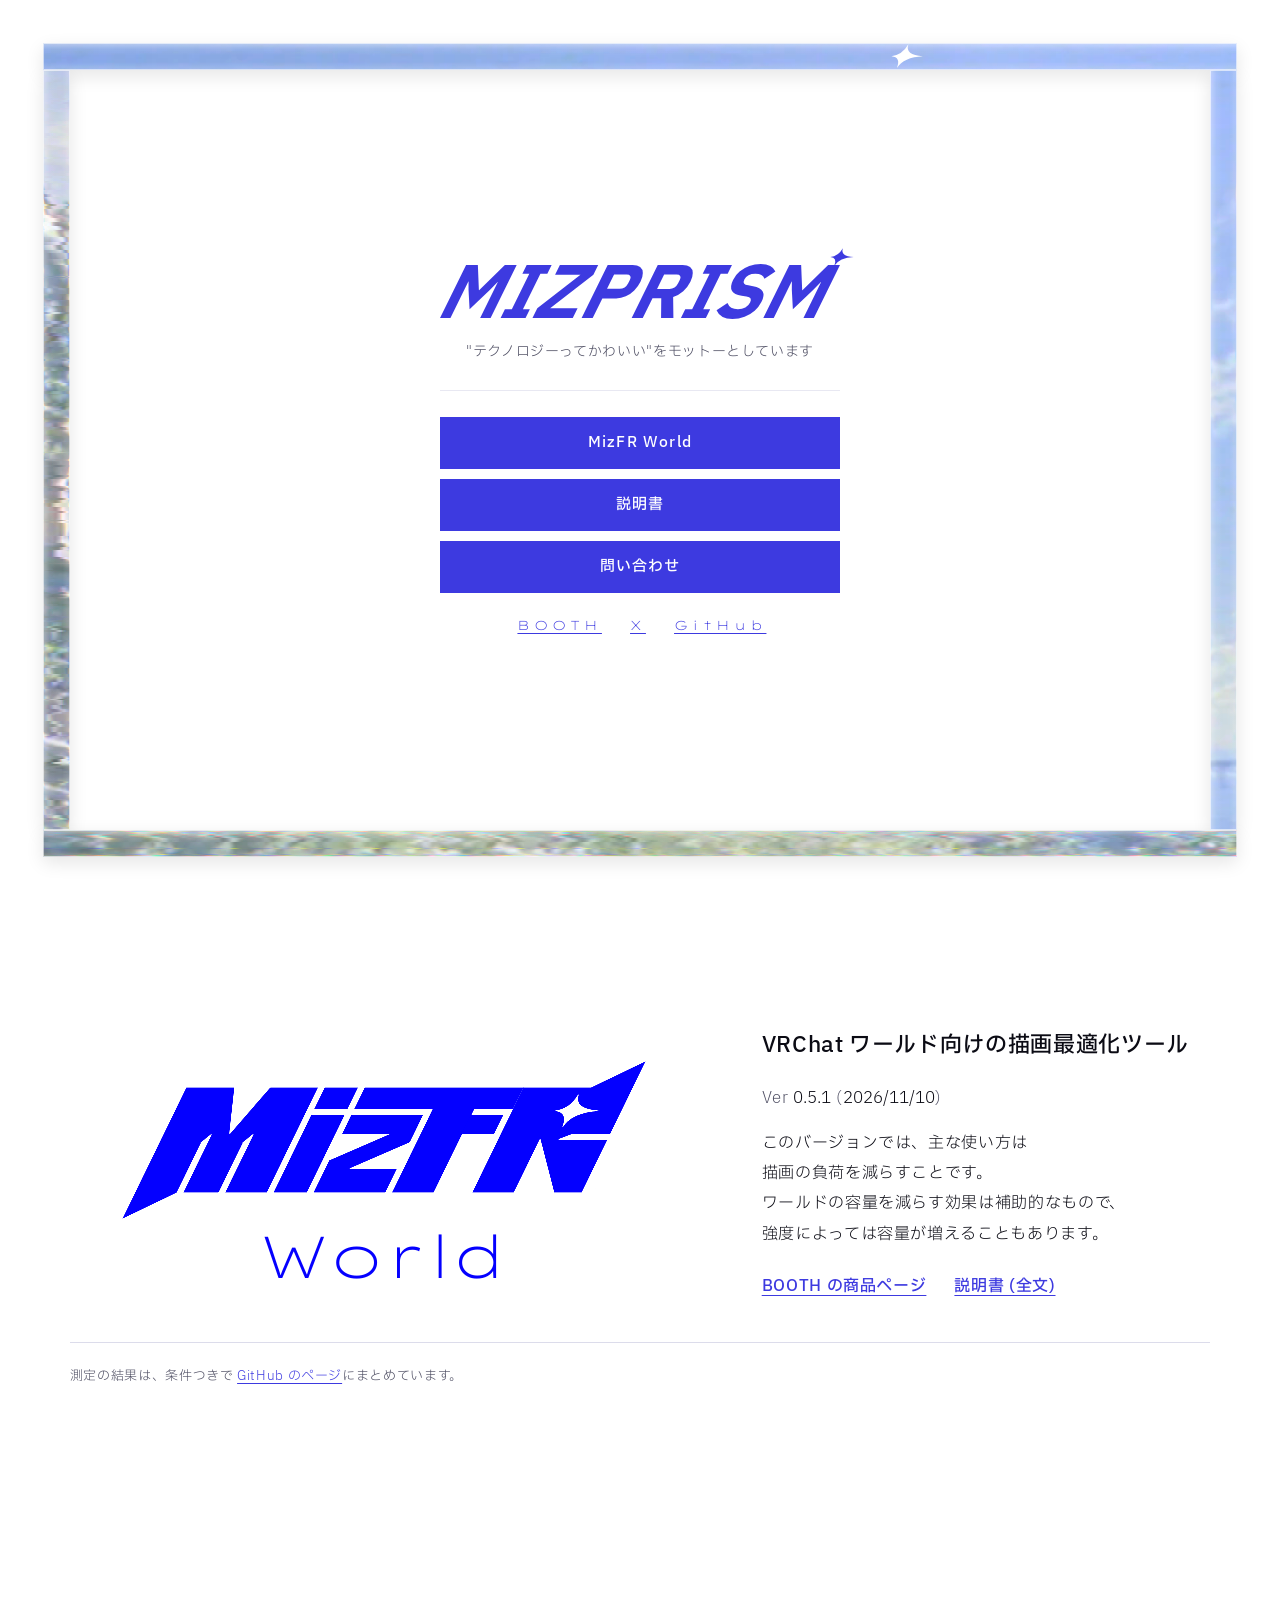
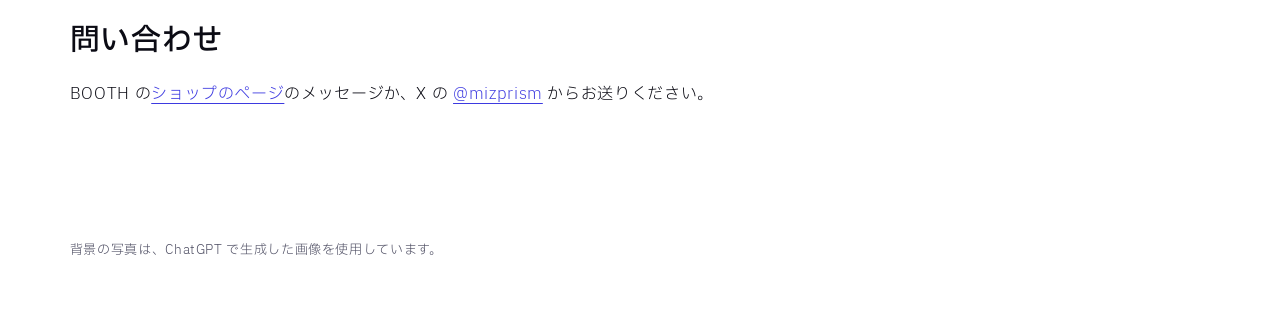
<file: index.html>
<!DOCTYPE html>
<html lang="ja">
<head>
<meta charset="utf-8">
<meta name="viewport" content="width=device-width, initial-scale=1">
<title>MIZPRISM</title>
<meta name="description" content="MIZPRISM の公式サイト。MizFR World の紹介と、説明書の全文を載せています。">
<link rel="canonical" href="https://mizprism.github.io/">
<link rel="icon" href="assets/favicon.svg" type="image/svg+xml">
<link rel="icon" href="assets/favicon-32.png" sizes="32x32" type="image/png">
<link rel="apple-touch-icon" href="assets/apple-touch-icon.png">
<meta property="og:type" content="website">
<meta property="og:site_name" content="MIZPRISM">
<meta property="og:title" content="MIZPRISM">
<meta property="og:description" content="MIZPRISM の公式サイト。MizFR World の紹介と、説明書の全文を載せています。">
<meta property="og:url" content="https://mizprism.github.io/">
<meta property="og:image" content="https://mizprism.github.io/assets/ogp.png">
<meta property="og:image:width" content="1200">
<meta property="og:image:height" content="630">
<meta property="og:image:alt" content="MIZPRISM のロゴと「&quot;テクノロジーってかわいい&quot;をモットーとしています」の一文">
<meta property="og:locale" content="ja_JP">
<meta name="twitter:card" content="summary_large_image">
<meta name="twitter:site" content="@mizprism">
<link rel="stylesheet" href="fonts/ibm-plex-sans-jp/300.css">
<link rel="stylesheet" href="fonts/ibm-plex-sans-jp/500.css">
<link rel="stylesheet" href="fonts/ibm-plex-sans-jp/700.css">
<link rel="stylesheet" href="site.css">
</head>
<body>

<svg width="0" height="0" style="position:absolute" aria-hidden="true" focusable="false">
  <defs id="glass-defs">
    <!-- ✦: the star of the MizFR wordmark (its long arm to the right), slanted 26 degrees as the wordmark is -->
    <symbol id="spark" viewBox="-0.97 -1.03 2.72 2.06"><path d="M0.4877,-1.0000 Q0.1768,-0.0800 1.7222,0.0000 Q0.0988,0.0800 -0.4877,1.0000 Q-0.1146,0.0800 -0.9444,0.0000 Q-0.0365,-0.0800 0.4877,-1.0000 Z"/></symbol>
    <!-- The MizFR wordmark without its sticker layers (the white outline and the pale shadow), as on
         the BOOTH image: keep the pure blue, turn anything lighter than it to white. On white only. -->
    <filter id="mark-clean" color-interpolation-filters="sRGB">
      <feComponentTransfer>
        <feFuncR type="linear" slope="2.6" intercept="-0.032"/>
        <feFuncG type="linear" slope="2.6" intercept="0"/>
        <feFuncB type="identity"/>
      </feComponentTransfer>
    </filter>
  </defs>
</svg>

<header class="hero" id="top">
  <div class="shade s-top"></div><div class="shade s-bottom"></div><div class="shade s-left"></div><div class="shade s-right"></div>
  <div class="glass h b-top" data-field="#top" data-zoom="1.5" data-focus="0.6 0"><svg class="spark white" aria-hidden="true"><use href="#spark"/></svg></div>
  <div class="glass h b-bottom" data-field="#top" data-zoom="1.5" data-focus="0.6 1" data-rows></div>
  <div class="glass v b-left" data-field="#top" data-zoom="1.5" data-focus="0.48 0.5" data-rows></div>
  <div class="glass v b-right" data-field="#top" data-zoom="1.5" data-focus="1 0.4"></div>

  <div class="opening">
    <div class="card">
      <div class="mark-wrap">
        <h1 class="logo"><img src="assets/logo-line.svg" alt="MIZPRISM"></h1>
        <svg class="spark" aria-hidden="true"><use href="#spark"/></svg>
      </div>
      <p class="lead"><span>"テクノロジーってかわいい"を</span><span>モットーとしています</span></p>
      <hr class="rule">
      <ul class="go" aria-label="行き先">
        <li><a href="#mizfr">MizFR World</a></li>
        <li><a href="manual.html">説明書</a></li>
        <li><a href="#contact">問い合わせ</a></li>
      </ul>
      <ul class="elsewhere" aria-label="ほかの場所">
        <li><a href="https://mizprism.booth.pm/">BOOTH</a></li>
        <li><a href="https://x.com/mizprism">X</a></li>
        <li><a href="https://github.com/mizprism">GitHub</a></li>
      </ul>
    </div>
  </div>
</header>

<section class="product mizfr" id="mizfr" aria-labelledby="mizfr-name">
  <div class="product-in">
    <h2 id="mizfr-name"><img class="wordmark" src="assets/mizfr-wordmark.svg" width="2400" height="780" alt="MizFR"><span class="thin">World</span></h2>
    <div class="facts">
      <p class="what"><span>VRChat ワールド向けの</span><span>描画最適化ツール</span></p>
      <p class="ver">Ver <span class="num">0.5.1</span> (<span class="num">2026/11/10</span>)</p>
      <p class="use"><span>このバージョンでは、</span><span>主な使い方は</span><span>描画の負荷を減らすことです。</span><span>ワールドの容量を減らす効果は</span><span>補助的なもので、</span><span>強度によっては</span><span>容量が増えることもあります。</span></p>
      <ul class="links">
        <li><a href="https://booth.pm/ja/items/8826164">BOOTH の商品ページ</a></li>
        <li><a href="manual.html">説明書 (全文)</a></li>
      </ul>
    </div>
    <div class="measure">
      <p>測定の結果は、条件つきで <a href="https://github.com/mizprism/mizfr/blob/main/MEASUREMENTS.md">GitHub のページ</a>にまとめています。</p>
    </div>
  </div>
</section>

<section class="contact" id="contact" aria-labelledby="contact-title">
  <div class="contact-in">
    <h2 id="contact-title">問い合わせ</h2>
    <p>BOOTH の<a href="https://mizprism.booth.pm/">ショップのページ</a>のメッセージか、X の <a href="https://x.com/mizprism">@mizprism</a> からお送りください。</p>
  </div>
</section>

<footer class="foot">
  <div class="foot-in">
    <p>背景の写真は、ChatGPT で生成した画像を使用しています。</p>
  </div>
</footer>

<script src="page.js"></script>
<script src="glass.js"></script>
</body>
</html>
</file>
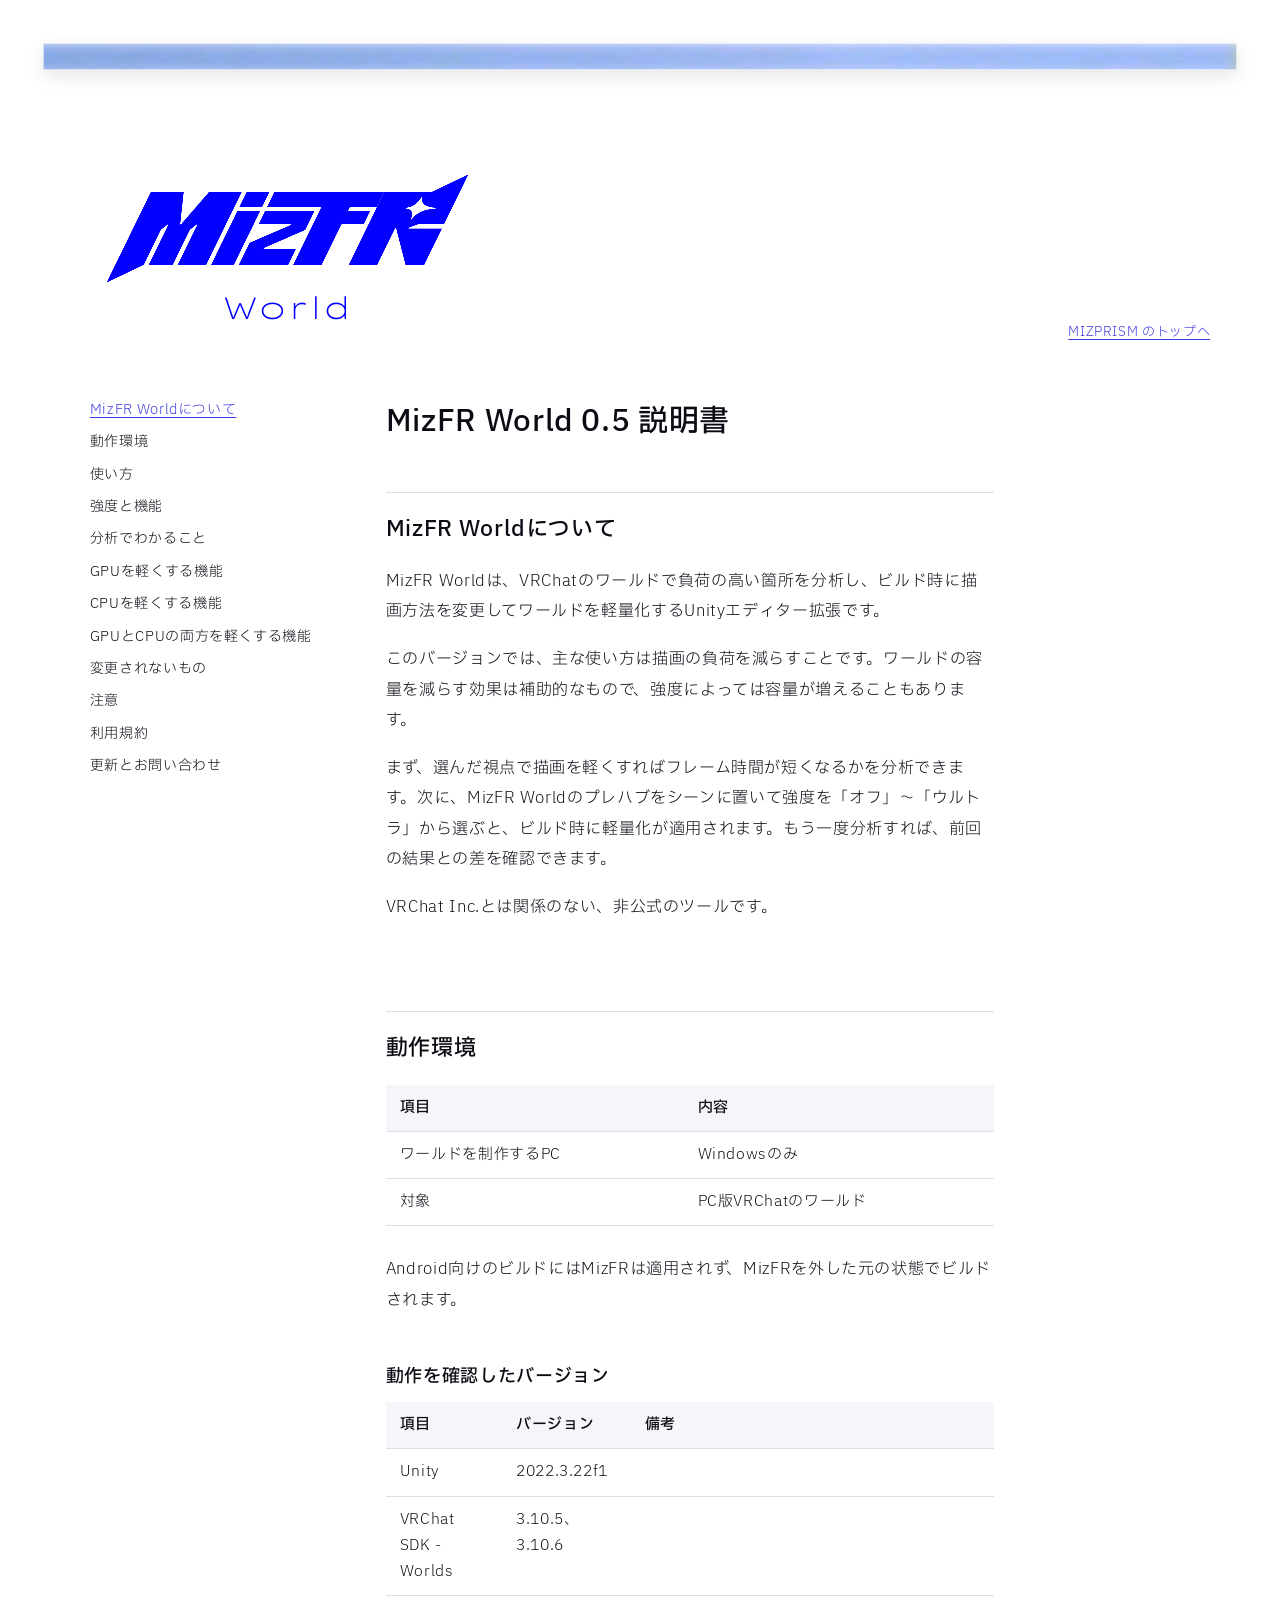
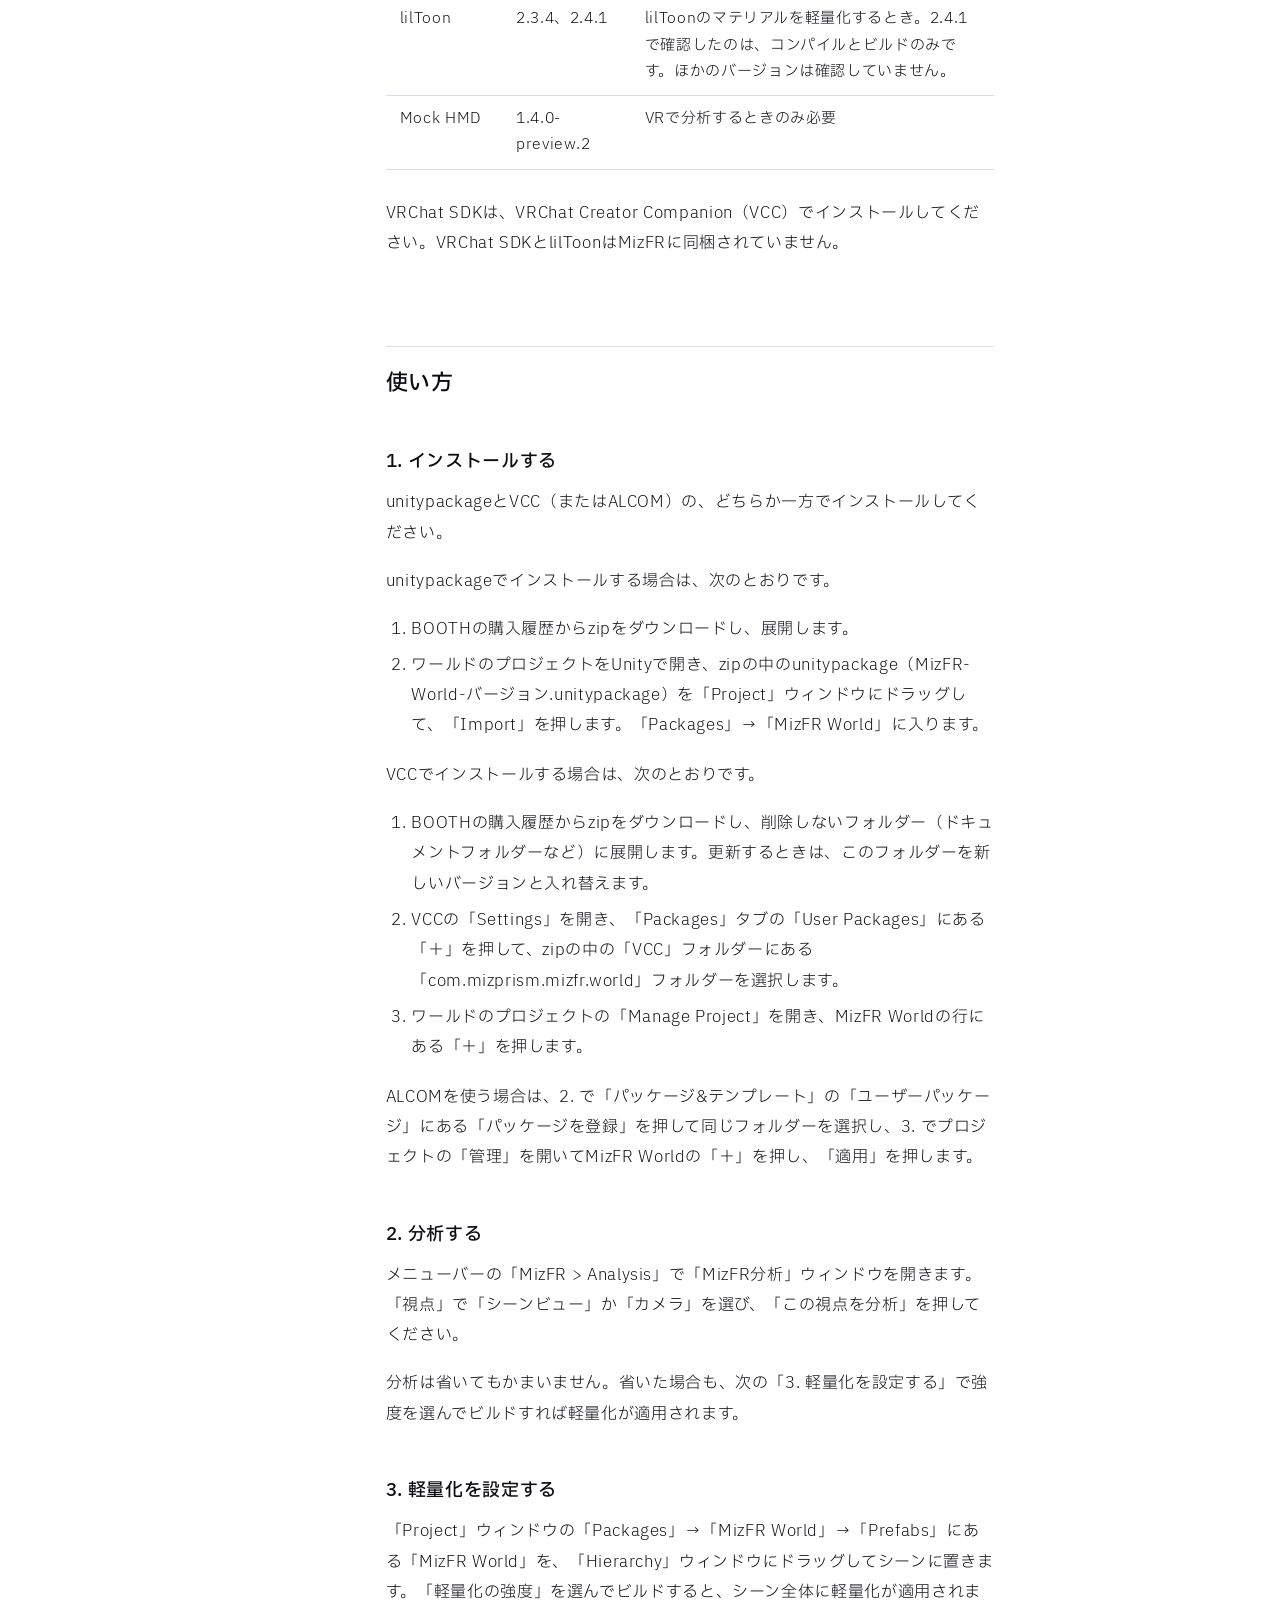
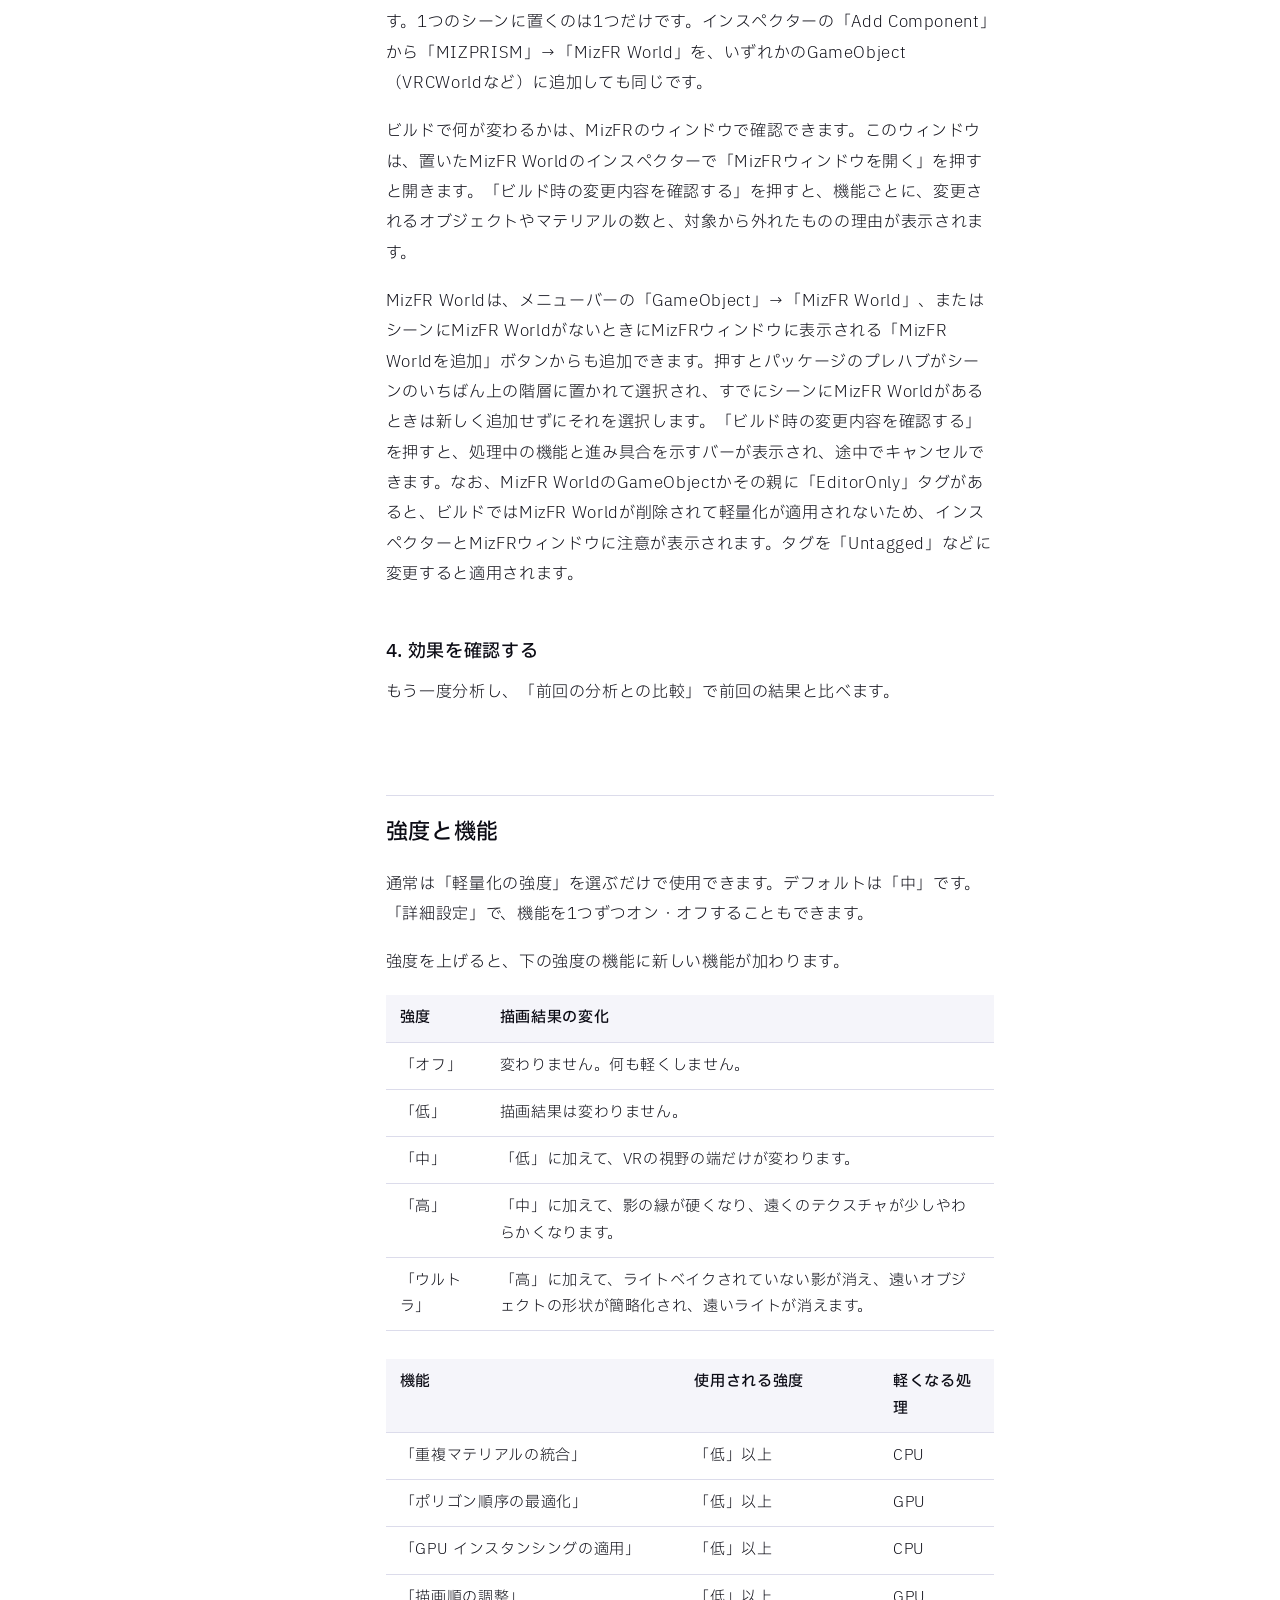
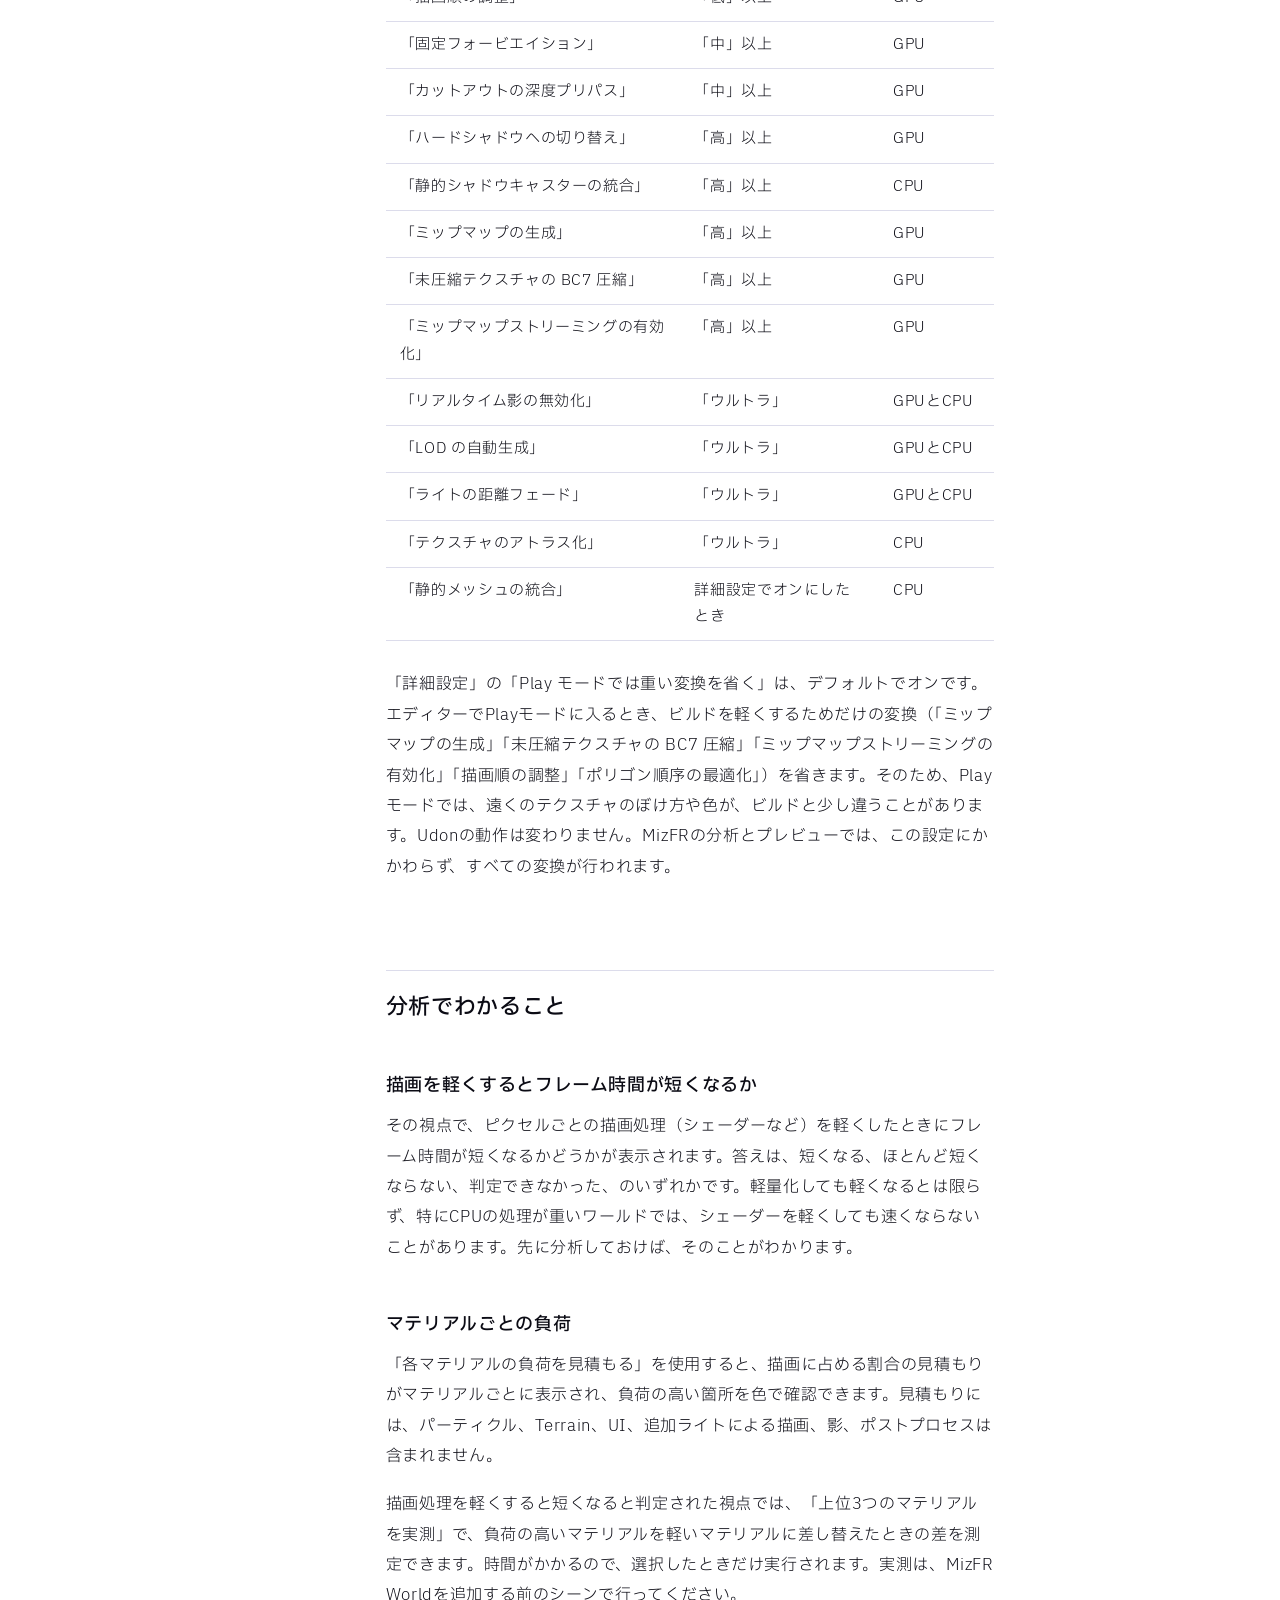
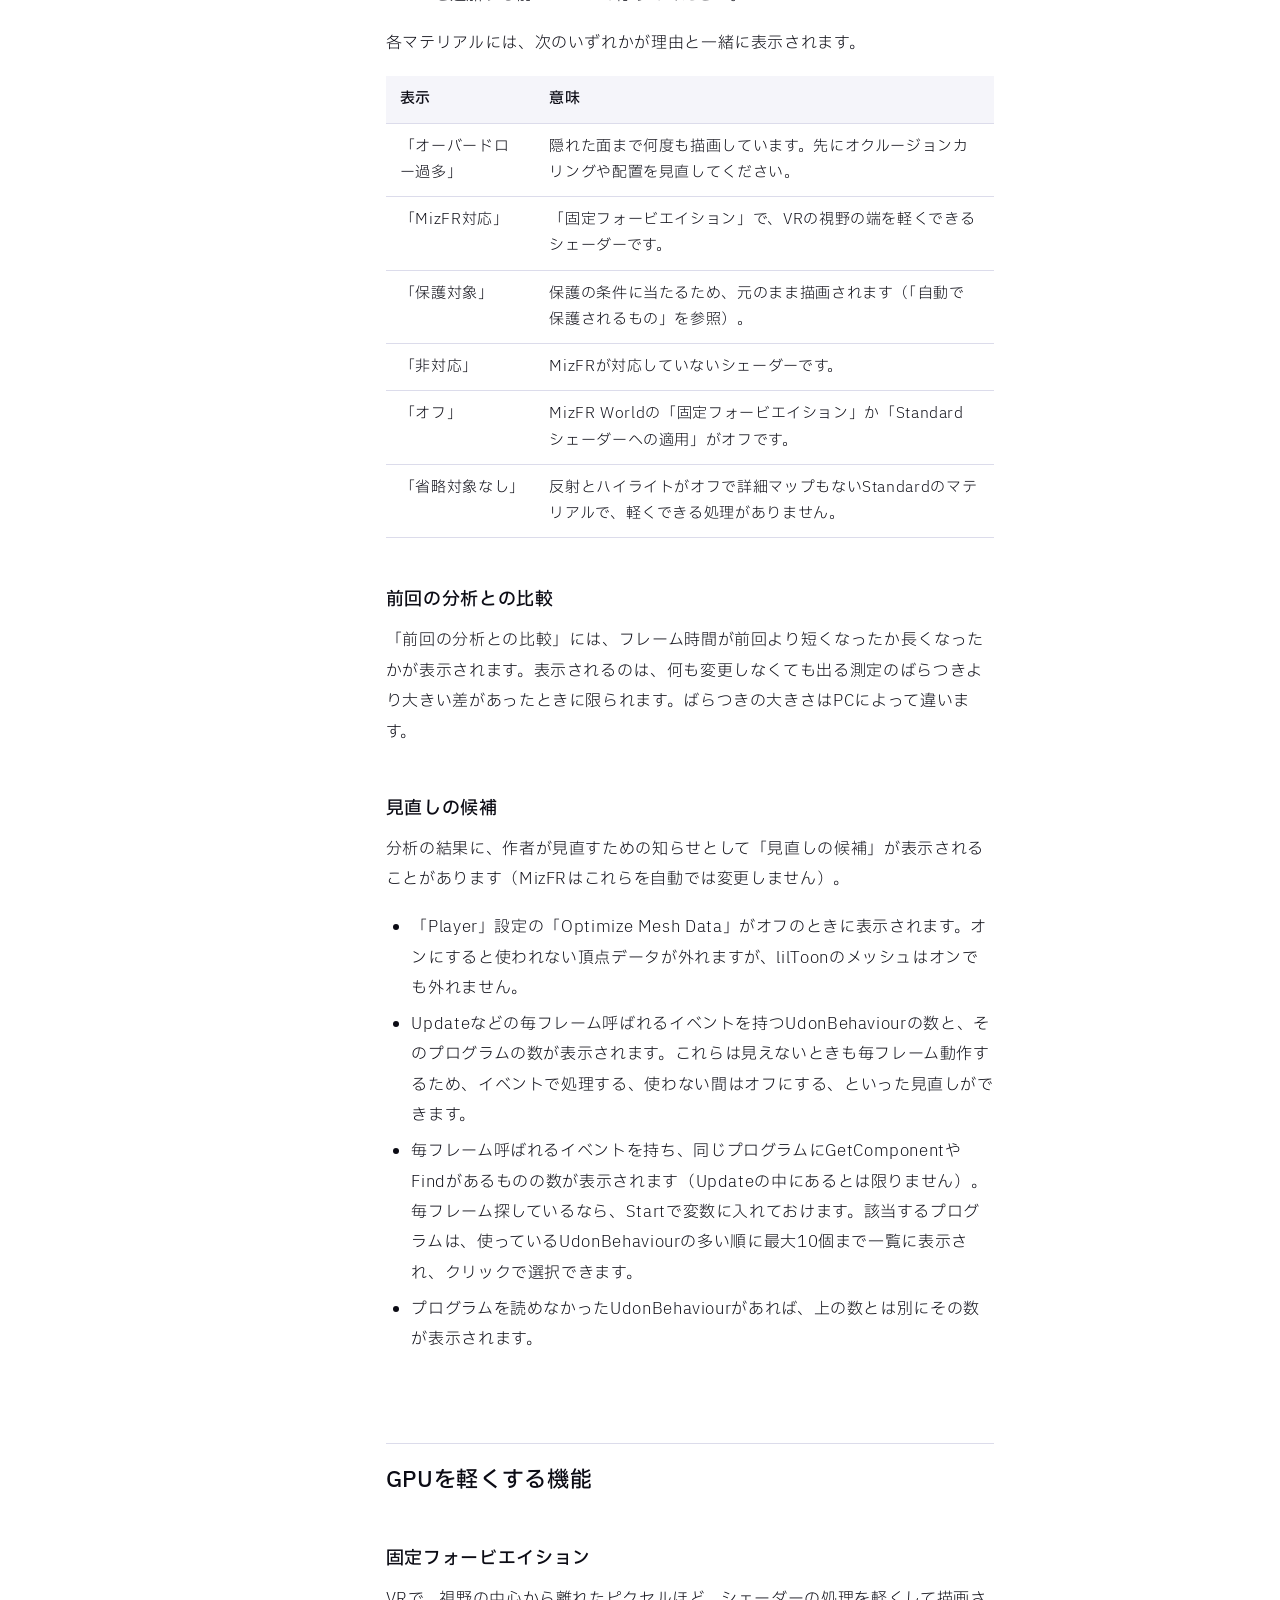
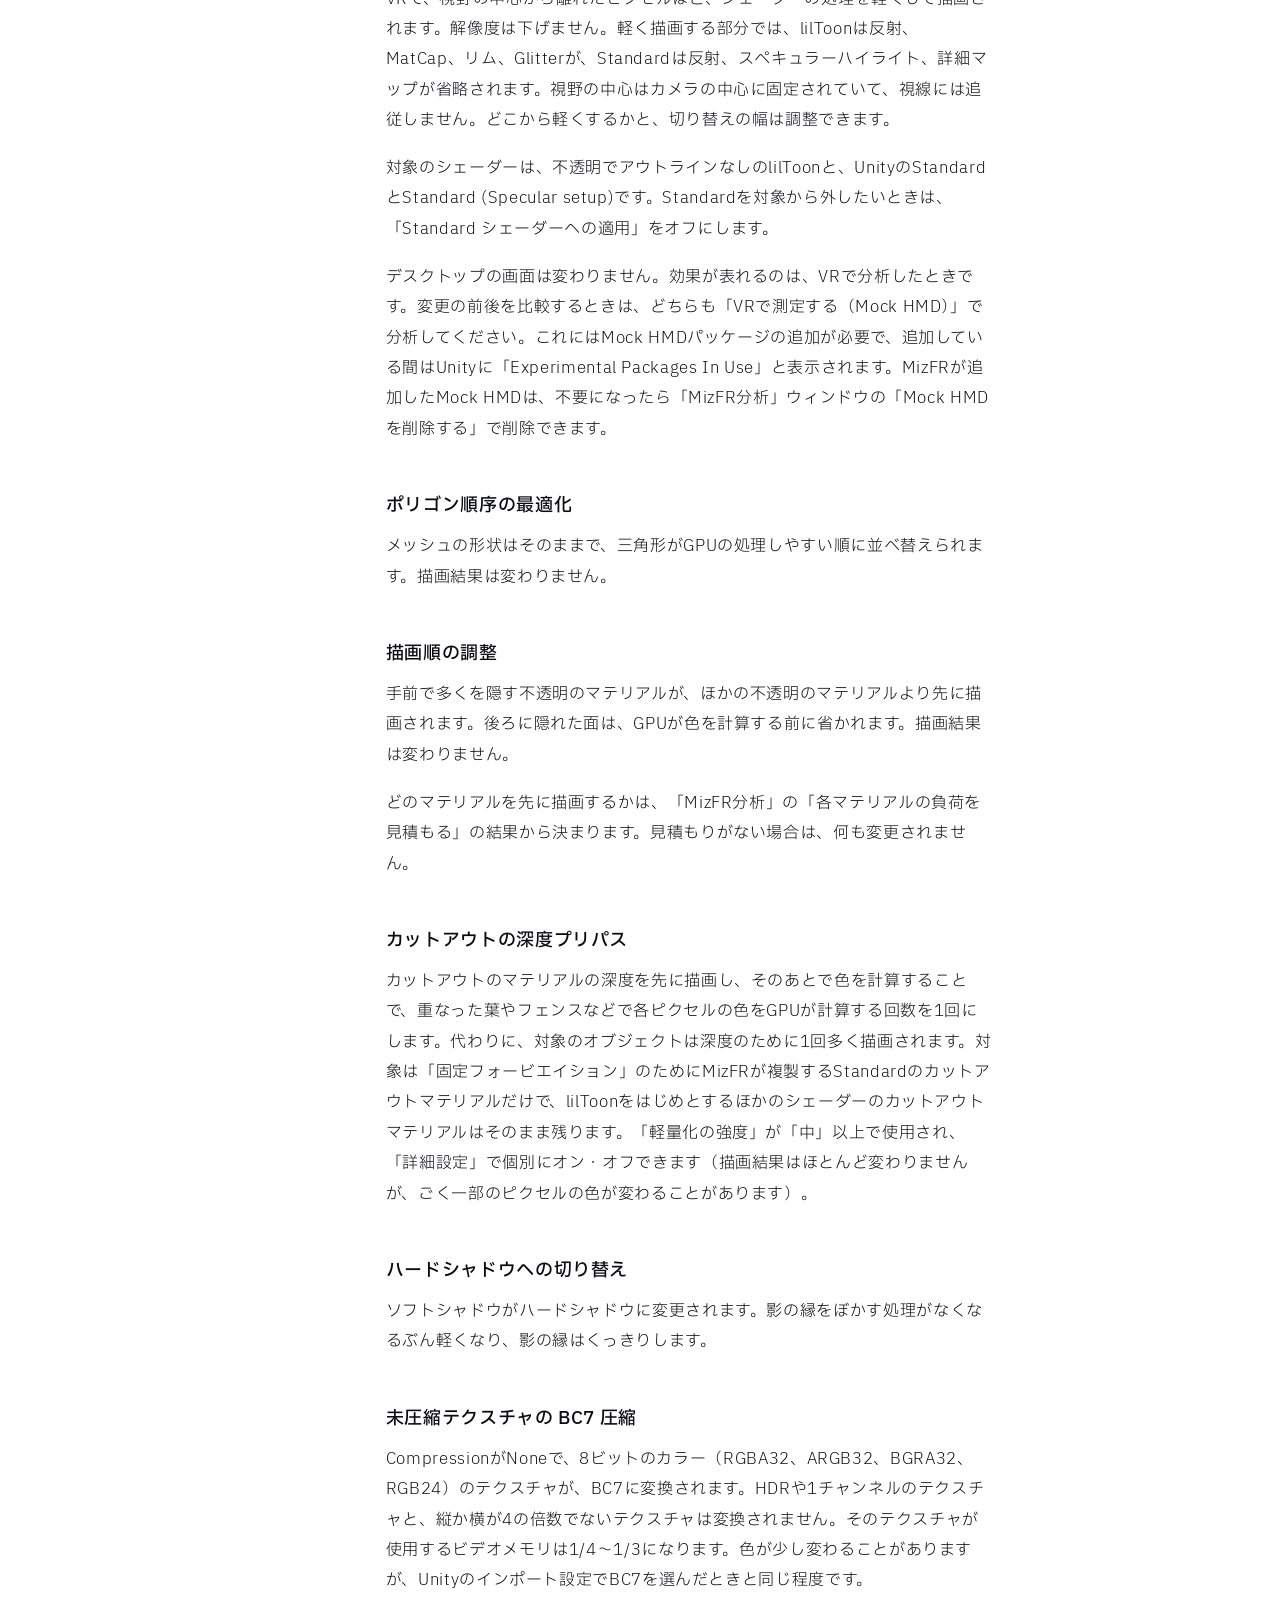
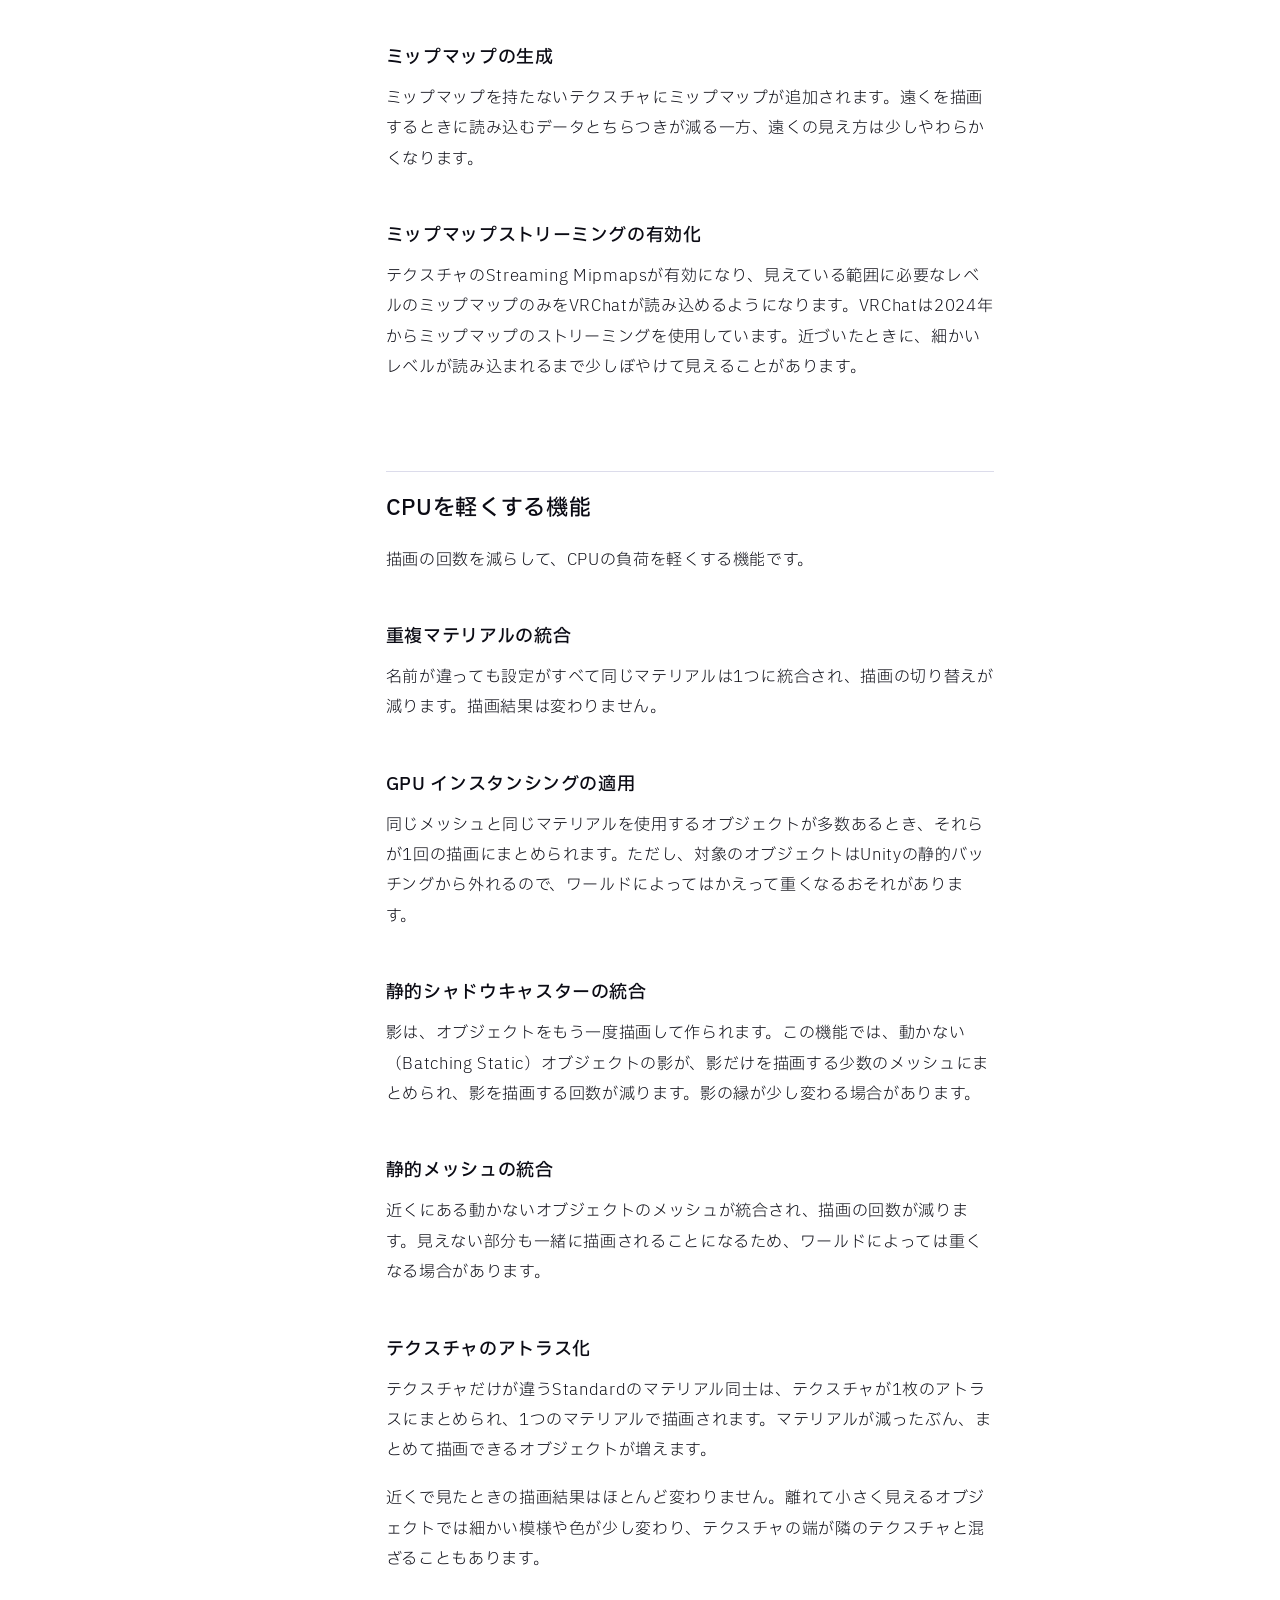
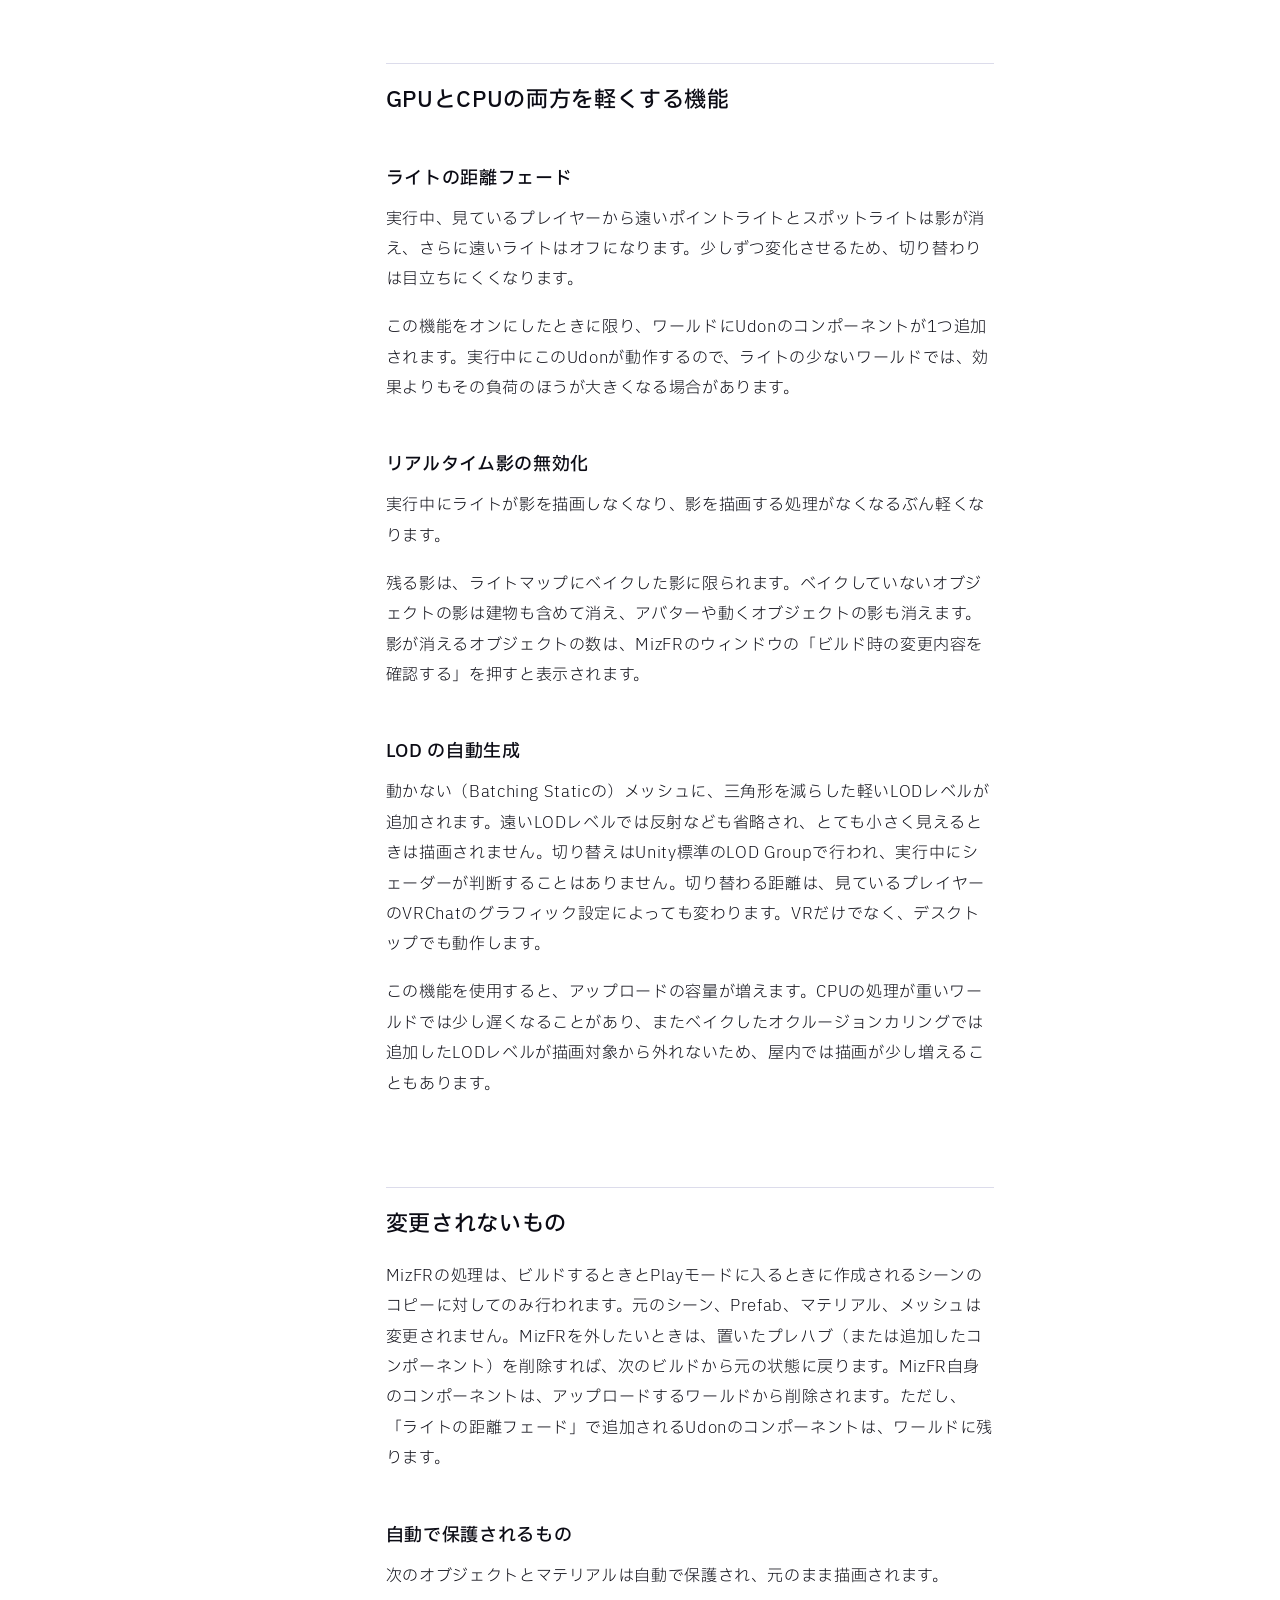
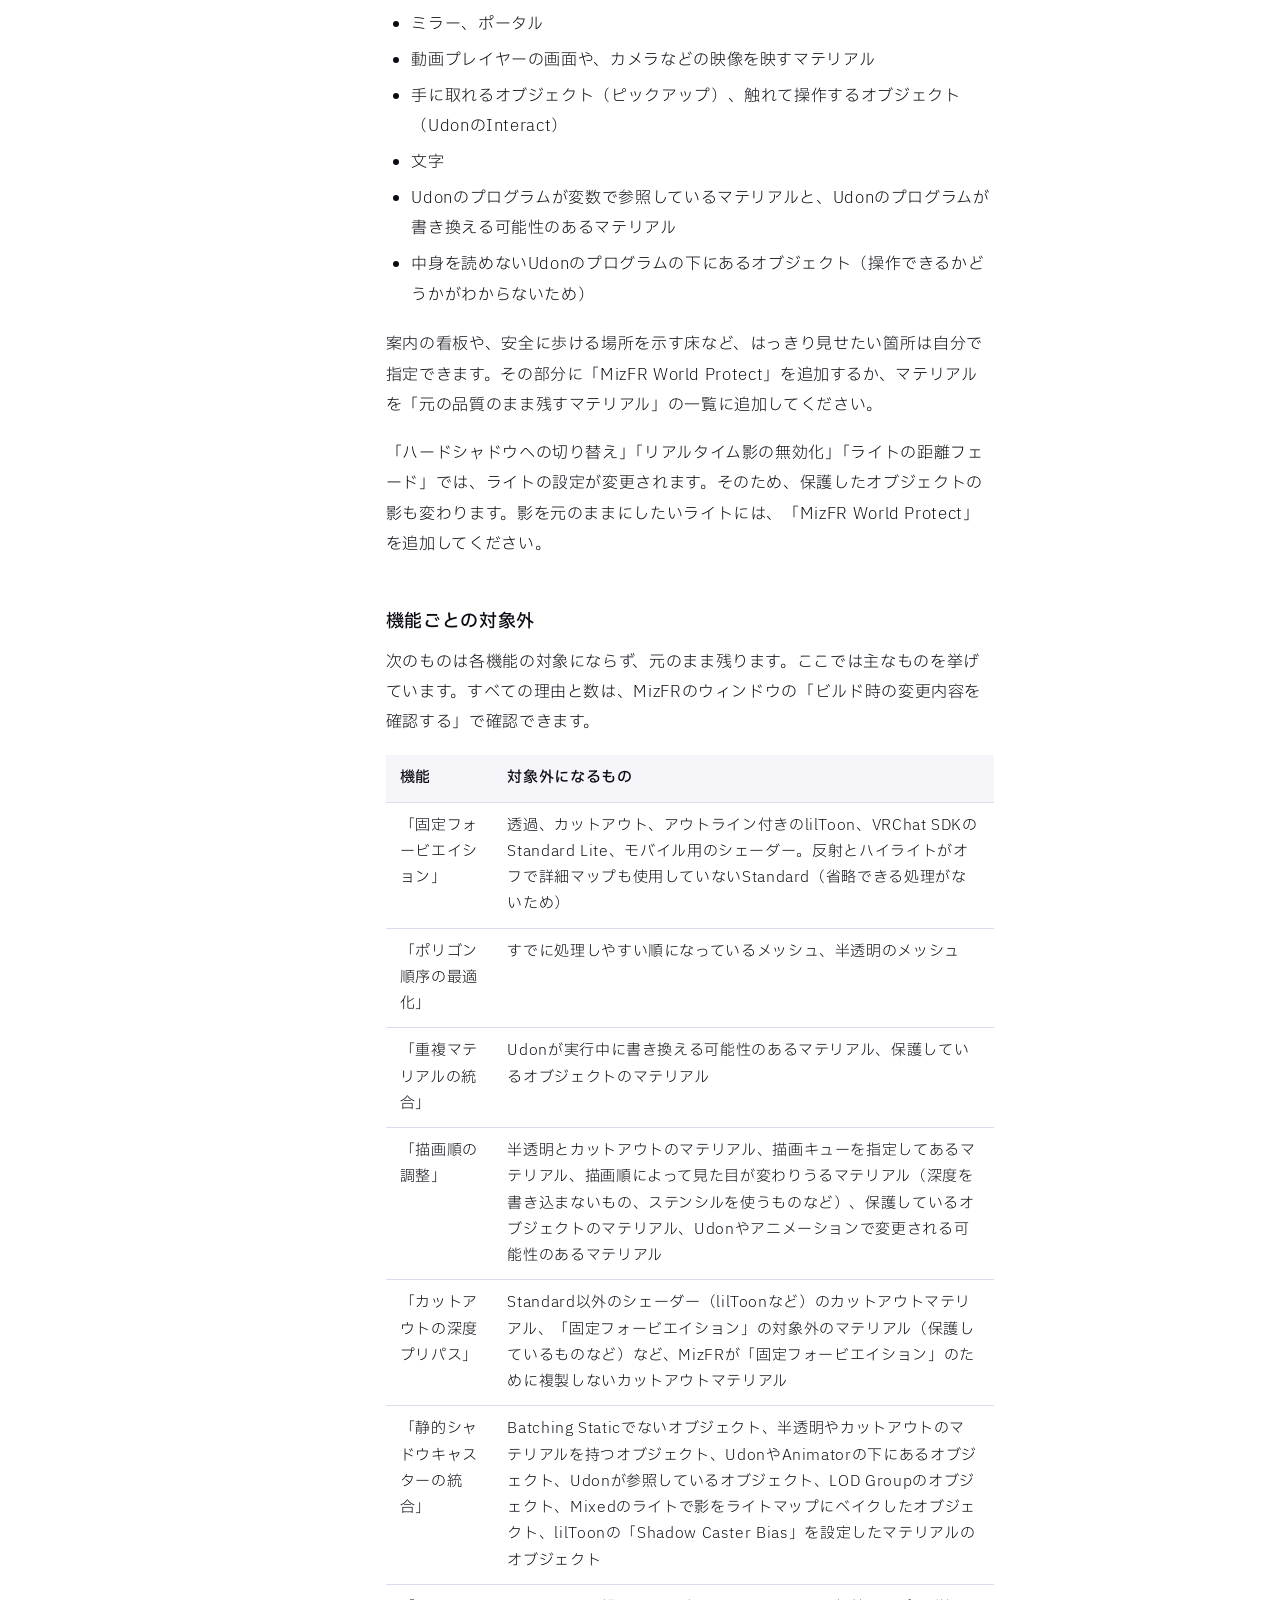
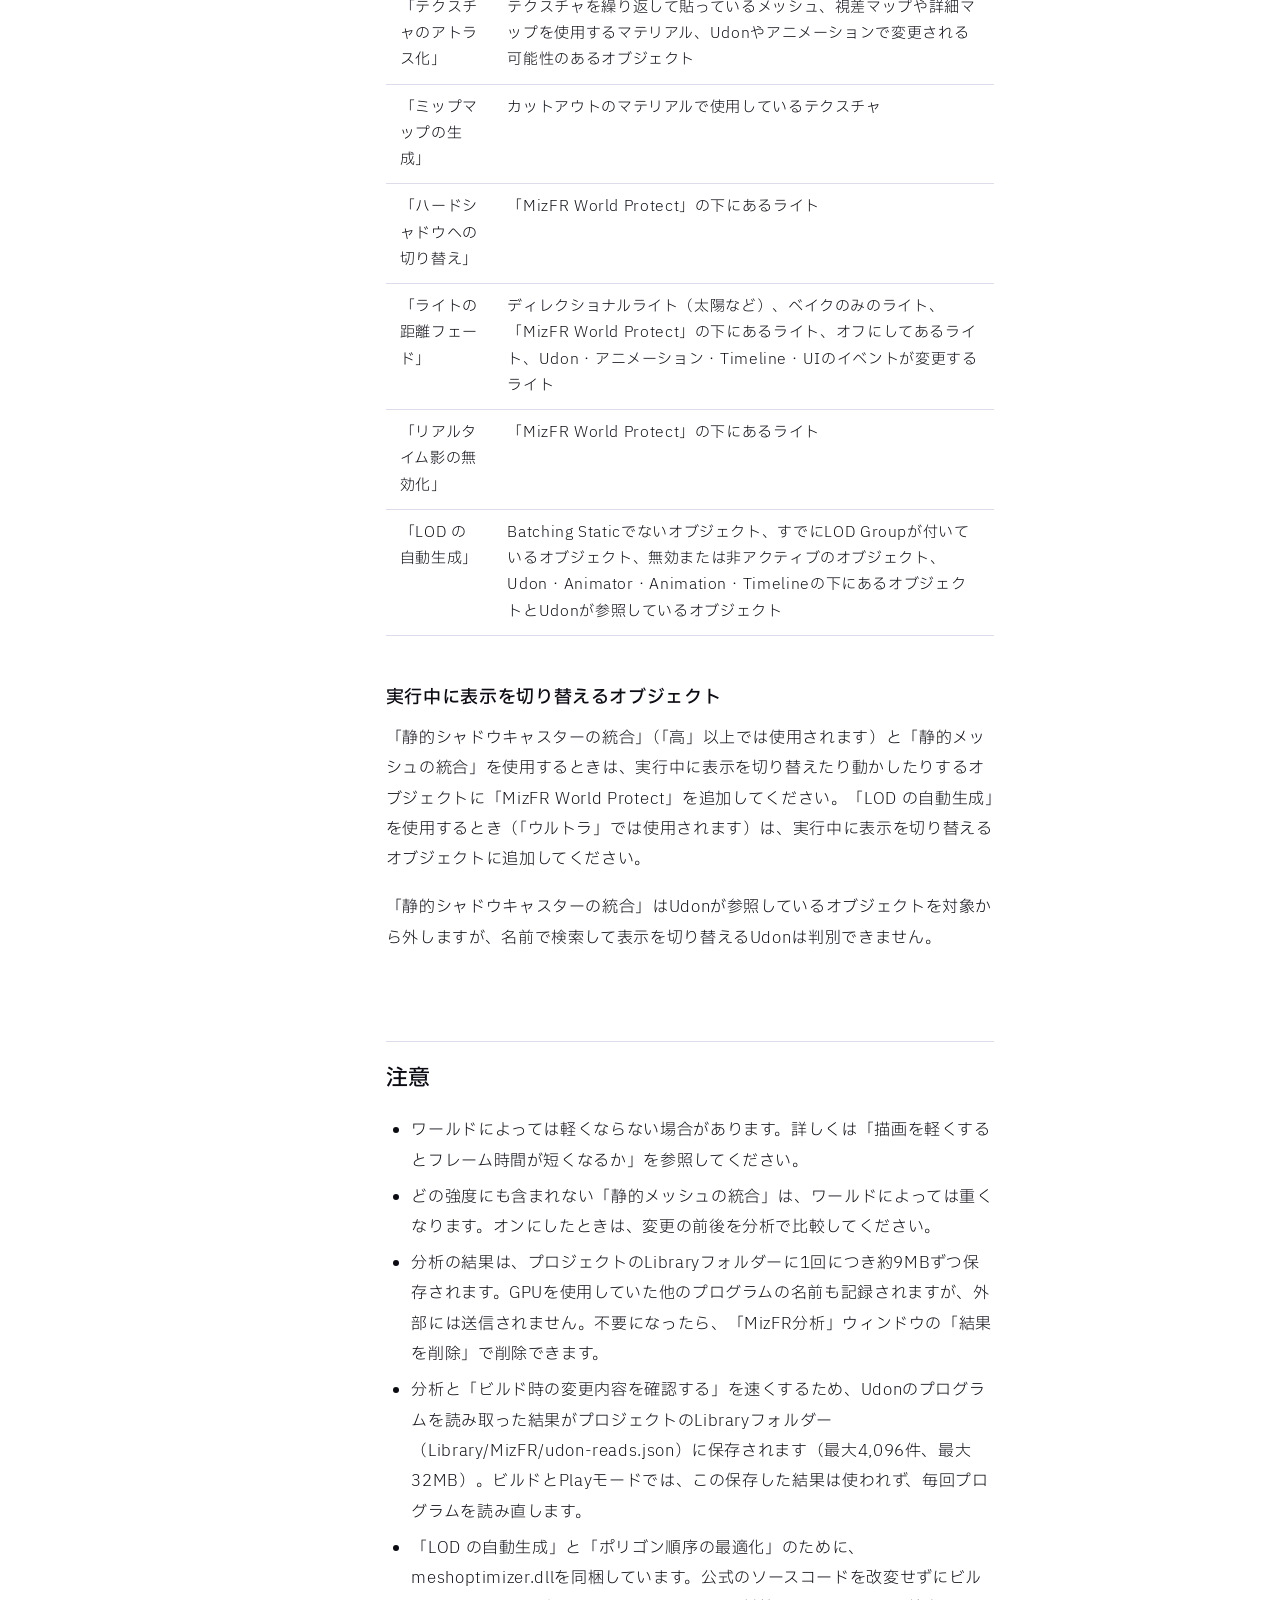
<file: manual.html>
<!DOCTYPE html>
<html lang="ja">
<head>
<meta charset="utf-8">
<meta name="viewport" content="width=device-width, initial-scale=1">
<title>MizFR World 0.5 説明書 | MIZPRISM</title>
<meta name="description" content="MizFR World の説明書の全文です。VRChat のワールドで負荷の高い箇所を分析し、ビルド時に軽量化する Unity エディター拡張の使い方を載せています。">
<link rel="canonical" href="https://mizprism.github.io/manual.html">
<link rel="icon" href="assets/favicon.svg" type="image/svg+xml">
<link rel="icon" href="assets/favicon-32.png" sizes="32x32" type="image/png">
<link rel="apple-touch-icon" href="assets/apple-touch-icon.png">
<meta property="og:type" content="website">
<meta property="og:site_name" content="MIZPRISM">
<meta property="og:title" content="MizFR World 0.5 説明書 | MIZPRISM">
<meta property="og:description" content="MizFR World の説明書の全文です。VRChat のワールドで負荷の高い箇所を分析し、ビルド時に軽量化する Unity エディター拡張の使い方を載せています。">
<meta property="og:url" content="https://mizprism.github.io/manual.html">
<meta property="og:image" content="https://mizprism.github.io/assets/ogp.png">
<meta property="og:image:width" content="1200">
<meta property="og:image:height" content="630">
<meta property="og:image:alt" content="MIZPRISM のロゴと「&quot;テクノロジーってかわいい&quot;をモットーとしています」の一文">
<meta property="og:locale" content="ja_JP">
<meta name="twitter:card" content="summary_large_image">
<meta name="twitter:site" content="@mizprism">
<link rel="stylesheet" href="fonts/ibm-plex-sans-jp/300.css">
<link rel="stylesheet" href="fonts/ibm-plex-sans-jp/500.css">
<link rel="stylesheet" href="site.css">
</head>
<body>

<svg width="0" height="0" style="position:absolute" aria-hidden="true" focusable="false">
  <defs id="glass-defs">
    <filter id="mark-clean" color-interpolation-filters="sRGB">
      <feComponentTransfer>
        <feFuncR type="linear" slope="2.6" intercept="-0.032"/>
        <feFuncG type="linear" slope="2.6" intercept="0"/>
        <feFuncB type="identity"/>
      </feComponentTransfer>
    </filter>
  </defs>
</svg>

<div class="top-strip" aria-hidden="true"><div class="shade"></div><div class="glass h" data-zoom="1.5" data-focus="0.8 0.04"></div></div>

<header class="man-head">
  <div class="man-head-in">
    <p class="man-mark"><img class="wordmark" src="assets/mizfr-wordmark.svg" width="2400" height="780" alt="MizFR"><span class="thin">World</span></p>
    <div class="man-side">
      <a href="index.html">MIZPRISM のトップへ</a>
    </div>
  </div>
</header>

<div class="manual">
  <nav class="toc" aria-label="目次">
    <details class="toc-fold">
      <summary>目次</summary>
      <ul>
        <li><a href="#MizFR-Worldについて">MizFR Worldについて</a></li>
        <li><a href="#動作環境">動作環境</a></li>
        <li><a href="#使い方">使い方</a></li>
        <li><a href="#強度と機能">強度と機能</a></li>
        <li><a href="#分析でわかること">分析でわかること</a></li>
        <li><a href="#GPUを軽くする機能">GPUを軽くする機能</a></li>
        <li><a href="#CPUを軽くする機能">CPUを軽くする機能</a></li>
        <li><a href="#GPUとCPUの両方を軽くする機能">GPUとCPUの両方を軽くする機能</a></li>
        <li><a href="#変更されないもの">変更されないもの</a></li>
        <li><a href="#注意">注意</a></li>
        <li><a href="#利用規約">利用規約</a></li>
        <li><a href="#更新とお問い合わせ">更新とお問い合わせ</a></li>
      </ul>
    </details>
  </nav>

  <article class="doc">
<h1>MizFR World 0.5 説明書</h1>
<h2 id="MizFR-Worldについて">MizFR Worldについて</h2>
<p>MizFR Worldは、VRChatのワールドで負荷の高い箇所を分析し、ビルド時に描画方法を変更してワールドを軽量化するUnityエディター拡張です。</p>
<p>このバージョンでは、主な使い方は描画の負荷を減らすことです。ワールドの容量を減らす効果は補助的なもので、強度によっては容量が増えることもあります。</p>
<p>まず、選んだ視点で描画を軽くすればフレーム時間が短くなるかを分析できます。次に、MizFR Worldのプレハブをシーンに置いて強度を「オフ」〜「ウルトラ」から選ぶと、ビルド時に軽量化が適用されます。もう一度分析すれば、前回の結果との差を確認できます。</p>
<p>VRChat Inc.とは関係のない、非公式のツールです。</p>
<h2 id="動作環境">動作環境</h2>
<div class="table"><table><thead><tr><th>項目</th><th>内容</th></tr></thead><tbody><tr><td data-label="項目">ワールドを制作するPC</td><td data-label="内容">Windowsのみ</td></tr><tr><td data-label="項目">対象</td><td data-label="内容">PC版VRChatのワールド</td></tr></tbody></table></div>
<p>Android向けのビルドにはMizFRは適用されず、MizFRを外した元の状態でビルドされます。</p>
<h3 id="動作を確認したバージョン">動作を確認したバージョン</h3>
<div class="table"><table><thead><tr><th>項目</th><th>バージョン</th><th>備考</th></tr></thead><tbody><tr><td data-label="項目">Unity</td><td data-label="バージョン">2022.3.22f1</td><td data-label="備考"></td></tr><tr><td data-label="項目">VRChat SDK - Worlds</td><td data-label="バージョン">3.10.5、3.10.6</td><td data-label="備考"></td></tr><tr><td data-label="項目">lilToon</td><td data-label="バージョン">2.3.4、2.4.1</td><td data-label="備考">lilToonのマテリアルを軽量化するとき。2.4.1で確認したのは、コンパイルとビルドのみです。ほかのバージョンは確認していません。</td></tr><tr><td data-label="項目">Mock HMD</td><td data-label="バージョン">1.4.0-preview.2</td><td data-label="備考">VRで分析するときのみ必要</td></tr></tbody></table></div>
<p>VRChat SDKは、VRChat Creator Companion（VCC）でインストールしてください。VRChat SDKとlilToonはMizFRに同梱されていません。</p>
<h2 id="使い方">使い方</h2>
<h3 id="1-インストールする">1. インストールする</h3>
<p>unitypackageとVCC（またはALCOM）の、どちらか一方でインストールしてください。</p>
<p>unitypackageでインストールする場合は、次のとおりです。</p>
<ol><li value="1">BOOTHの購入履歴からzipをダウンロードし、展開します。</li><li value="2">ワールドのプロジェクトをUnityで開き、zipの中のunitypackage（MizFR-World-バージョン.unitypackage）を「Project」ウィンドウにドラッグして、「Import」を押します。「Packages」→「MizFR World」に入ります。</li></ol>
<p>VCCでインストールする場合は、次のとおりです。</p>
<ol><li value="1">BOOTHの購入履歴からzipをダウンロードし、削除しないフォルダー（ドキュメントフォルダーなど）に展開します。更新するときは、このフォルダーを新しいバージョンと入れ替えます。</li><li value="2">VCCの「Settings」を開き、「Packages」タブの「User Packages」にある「＋」を押して、zipの中の「VCC」フォルダーにある「com.mizprism.mizfr.world」フォルダーを選択します。</li><li value="3">ワールドのプロジェクトの「Manage Project」を開き、MizFR Worldの行にある「＋」を押します。</li></ol>
<p>ALCOMを使う場合は、2. で「パッケージ&amp;テンプレート」の「ユーザーパッケージ」にある「パッケージを登録」を押して同じフォルダーを選択し、3. でプロジェクトの「管理」を開いてMizFR Worldの「＋」を押し、「適用」を押します。</p>
<h3 id="2-分析する">2. 分析する</h3>
<p>メニューバーの「MizFR &gt; Analysis」で「MizFR分析」ウィンドウを開きます。「視点」で「シーンビュー」か「カメラ」を選び、「この視点を分析」を押してください。</p>
<p>分析は省いてもかまいません。省いた場合も、次の「3. 軽量化を設定する」で強度を選んでビルドすれば軽量化が適用されます。</p>
<h3 id="3-軽量化を設定する">3. 軽量化を設定する</h3>
<p>「Project」ウィンドウの「Packages」→「MizFR World」→「Prefabs」にある「MizFR World」を、「Hierarchy」ウィンドウにドラッグしてシーンに置きます。「軽量化の強度」を選んでビルドすると、シーン全体に軽量化が適用されます。1つのシーンに置くのは1つだけです。インスペクターの「Add Component」から「MIZPRISM」→「MizFR World」を、いずれかのGameObject（VRCWorldなど）に追加しても同じです。</p>
<p>ビルドで何が変わるかは、MizFRのウィンドウで確認できます。このウィンドウは、置いたMizFR Worldのインスペクターで「MizFRウィンドウを開く」を押すと開きます。「ビルド時の変更内容を確認する」を押すと、機能ごとに、変更されるオブジェクトやマテリアルの数と、対象から外れたものの理由が表示されます。</p>
<p>MizFR Worldは、メニューバーの「GameObject」→「MizFR World」、またはシーンにMizFR WorldがないときにMizFRウィンドウに表示される「MizFR Worldを追加」ボタンからも追加できます。押すとパッケージのプレハブがシーンのいちばん上の階層に置かれて選択され、すでにシーンにMizFR Worldがあるときは新しく追加せずにそれを選択します。「ビルド時の変更内容を確認する」を押すと、処理中の機能と進み具合を示すバーが表示され、途中でキャンセルできます。なお、MizFR WorldのGameObjectかその親に「EditorOnly」タグがあると、ビルドではMizFR Worldが削除されて軽量化が適用されないため、インスペクターとMizFRウィンドウに注意が表示されます。タグを「Untagged」などに変更すると適用されます。</p>
<h3 id="4-効果を確認する">4. 効果を確認する</h3>
<p>もう一度分析し、「前回の分析との比較」で前回の結果と比べます。</p>
<h2 id="強度と機能">強度と機能</h2>
<p>通常は「軽量化の強度」を選ぶだけで使用できます。デフォルトは「中」です。「詳細設定」で、機能を1つずつオン・オフすることもできます。</p>
<p>強度を上げると、下の強度の機能に新しい機能が加わります。</p>
<div class="table"><table><thead><tr><th>強度</th><th>描画結果の変化</th></tr></thead><tbody><tr><td data-label="強度">「オフ」</td><td data-label="描画結果の変化">変わりません。何も軽くしません。</td></tr><tr><td data-label="強度">「低」</td><td data-label="描画結果の変化">描画結果は変わりません。</td></tr><tr><td data-label="強度">「中」</td><td data-label="描画結果の変化">「低」に加えて、VRの視野の端だけが変わります。</td></tr><tr><td data-label="強度">「高」</td><td data-label="描画結果の変化">「中」に加えて、影の縁が硬くなり、遠くのテクスチャが少しやわらかくなります。</td></tr><tr><td data-label="強度">「ウルトラ」</td><td data-label="描画結果の変化">「高」に加えて、ライトベイクされていない影が消え、遠いオブジェクトの形状が簡略化され、遠いライトが消えます。</td></tr></tbody></table></div>
<div class="table"><table><thead><tr><th>機能</th><th>使用される強度</th><th>軽くなる処理</th></tr></thead><tbody><tr><td data-label="機能">「重複マテリアルの統合」</td><td data-label="使用される強度">「低」以上</td><td data-label="軽くなる処理">CPU</td></tr><tr><td data-label="機能">「ポリゴン順序の最適化」</td><td data-label="使用される強度">「低」以上</td><td data-label="軽くなる処理">GPU</td></tr><tr><td data-label="機能">「GPU インスタンシングの適用」</td><td data-label="使用される強度">「低」以上</td><td data-label="軽くなる処理">CPU</td></tr><tr><td data-label="機能">「描画順の調整」</td><td data-label="使用される強度">「低」以上</td><td data-label="軽くなる処理">GPU</td></tr><tr><td data-label="機能">「固定フォービエイション」</td><td data-label="使用される強度">「中」以上</td><td data-label="軽くなる処理">GPU</td></tr><tr><td data-label="機能">「カットアウトの深度プリパス」</td><td data-label="使用される強度">「中」以上</td><td data-label="軽くなる処理">GPU</td></tr><tr><td data-label="機能">「ハードシャドウへの切り替え」</td><td data-label="使用される強度">「高」以上</td><td data-label="軽くなる処理">GPU</td></tr><tr><td data-label="機能">「静的シャドウキャスターの統合」</td><td data-label="使用される強度">「高」以上</td><td data-label="軽くなる処理">CPU</td></tr><tr><td data-label="機能">「ミップマップの生成」</td><td data-label="使用される強度">「高」以上</td><td data-label="軽くなる処理">GPU</td></tr><tr><td data-label="機能">「未圧縮テクスチャの BC7 圧縮」</td><td data-label="使用される強度">「高」以上</td><td data-label="軽くなる処理">GPU</td></tr><tr><td data-label="機能">「ミップマップストリーミングの有効化」</td><td data-label="使用される強度">「高」以上</td><td data-label="軽くなる処理">GPU</td></tr><tr><td data-label="機能">「リアルタイム影の無効化」</td><td data-label="使用される強度">「ウルトラ」</td><td data-label="軽くなる処理">GPUとCPU</td></tr><tr><td data-label="機能">「LOD の自動生成」</td><td data-label="使用される強度">「ウルトラ」</td><td data-label="軽くなる処理">GPUとCPU</td></tr><tr><td data-label="機能">「ライトの距離フェード」</td><td data-label="使用される強度">「ウルトラ」</td><td data-label="軽くなる処理">GPUとCPU</td></tr><tr><td data-label="機能">「テクスチャのアトラス化」</td><td data-label="使用される強度">「ウルトラ」</td><td data-label="軽くなる処理">CPU</td></tr><tr><td data-label="機能">「静的メッシュの統合」</td><td data-label="使用される強度">詳細設定でオンにしたとき</td><td data-label="軽くなる処理">CPU</td></tr></tbody></table></div>
<p>「詳細設定」の「Play モードでは重い変換を省く」は、デフォルトでオンです。エディターでPlayモードに入るとき、ビルドを軽くするためだけの変換（「ミップマップの生成」「未圧縮テクスチャの BC7 圧縮」「ミップマップストリーミングの有効化」「描画順の調整」「ポリゴン順序の最適化」）を省きます。そのため、Playモードでは、遠くのテクスチャのぼけ方や色が、ビルドと少し違うことがあります。Udonの動作は変わりません。MizFRの分析とプレビューでは、この設定にかかわらず、すべての変換が行われます。</p>
<h2 id="分析でわかること">分析でわかること</h2>
<h3 id="描画を軽くするとフレーム時間が短くなるか">描画を軽くするとフレーム時間が短くなるか</h3>
<p>その視点で、ピクセルごとの描画処理（シェーダーなど）を軽くしたときにフレーム時間が短くなるかどうかが表示されます。答えは、短くなる、ほとんど短くならない、判定できなかった、のいずれかです。軽量化しても軽くなるとは限らず、特にCPUの処理が重いワールドでは、シェーダーを軽くしても速くならないことがあります。先に分析しておけば、そのことがわかります。</p>
<h3 id="マテリアルごとの負荷">マテリアルごとの負荷</h3>
<p>「各マテリアルの負荷を見積もる」を使用すると、描画に占める割合の見積もりがマテリアルごとに表示され、負荷の高い箇所を色で確認できます。見積もりには、パーティクル、Terrain、UI、追加ライトによる描画、影、ポストプロセスは含まれません。</p>
<p>描画処理を軽くすると短くなると判定された視点では、「上位3つのマテリアルを実測」で、負荷の高いマテリアルを軽いマテリアルに差し替えたときの差を測定できます。時間がかかるので、選択したときだけ実行されます。実測は、MizFR Worldを追加する前のシーンで行ってください。</p>
<p>各マテリアルには、次のいずれかが理由と一緒に表示されます。</p>
<div class="table"><table><thead><tr><th>表示</th><th>意味</th></tr></thead><tbody><tr><td data-label="表示">「オーバードロー過多」</td><td data-label="意味">隠れた面まで何度も描画しています。先にオクルージョンカリングや配置を見直してください。</td></tr><tr><td data-label="表示">「MizFR対応」</td><td data-label="意味">「固定フォービエイション」で、VRの視野の端を軽くできるシェーダーです。</td></tr><tr><td data-label="表示">「保護対象」</td><td data-label="意味">保護の条件に当たるため、元のまま描画されます（「自動で保護されるもの」を参照）。</td></tr><tr><td data-label="表示">「非対応」</td><td data-label="意味">MizFRが対応していないシェーダーです。</td></tr><tr><td data-label="表示">「オフ」</td><td data-label="意味">MizFR Worldの「固定フォービエイション」か「Standard シェーダーへの適用」がオフです。</td></tr><tr><td data-label="表示">「省略対象なし」</td><td data-label="意味">反射とハイライトがオフで詳細マップもないStandardのマテリアルで、軽くできる処理がありません。</td></tr></tbody></table></div>
<h3 id="前回の分析との比較">前回の分析との比較</h3>
<p>「前回の分析との比較」には、フレーム時間が前回より短くなったか長くなったかが表示されます。表示されるのは、何も変更しなくても出る測定のばらつきより大きい差があったときに限られます。ばらつきの大きさはPCによって違います。</p>
<h3 id="見直しの候補">見直しの候補</h3>
<p>分析の結果に、作者が見直すための知らせとして「見直しの候補」が表示されることがあります（MizFRはこれらを自動では変更しません）。</p>
<ul><li>「Player」設定の「Optimize Mesh Data」がオフのときに表示されます。オンにすると使われない頂点データが外れますが、lilToonのメッシュはオンでも外れません。</li><li>Updateなどの毎フレーム呼ばれるイベントを持つUdonBehaviourの数と、そのプログラムの数が表示されます。これらは見えないときも毎フレーム動作するため、イベントで処理する、使わない間はオフにする、といった見直しができます。</li><li>毎フレーム呼ばれるイベントを持ち、同じプログラムにGetComponentやFindがあるものの数が表示されます（Updateの中にあるとは限りません）。毎フレーム探しているなら、Startで変数に入れておけます。該当するプログラムは、使っているUdonBehaviourの多い順に最大10個まで一覧に表示され、クリックで選択できます。</li><li>プログラムを読めなかったUdonBehaviourがあれば、上の数とは別にその数が表示されます。</li></ul>
<h2 id="GPUを軽くする機能">GPUを軽くする機能</h2>
<h3 id="固定フォービエイション">固定フォービエイション</h3>
<p>VRで、視野の中心から離れたピクセルほど、シェーダーの処理を軽くして描画されます。解像度は下げません。軽く描画する部分では、lilToonは反射、MatCap、リム、Glitterが、Standardは反射、スペキュラーハイライト、詳細マップが省略されます。視野の中心はカメラの中心に固定されていて、視線には追従しません。どこから軽くするかと、切り替えの幅は調整できます。</p>
<p>対象のシェーダーは、不透明でアウトラインなしのlilToonと、UnityのStandardとStandard (Specular setup)です。Standardを対象から外したいときは、「Standard シェーダーへの適用」をオフにします。</p>
<p>デスクトップの画面は変わりません。効果が表れるのは、VRで分析したときです。変更の前後を比較するときは、どちらも「VRで測定する（Mock HMD）」で分析してください。これにはMock HMDパッケージの追加が必要で、追加している間はUnityに「Experimental Packages In Use」と表示されます。MizFRが追加したMock HMDは、不要になったら「MizFR分析」ウィンドウの「Mock HMDを削除する」で削除できます。</p>
<h3 id="ポリゴン順序の最適化">ポリゴン順序の最適化</h3>
<p>メッシュの形状はそのままで、三角形がGPUの処理しやすい順に並べ替えられます。描画結果は変わりません。</p>
<h3 id="描画順の調整">描画順の調整</h3>
<p>手前で多くを隠す不透明のマテリアルが、ほかの不透明のマテリアルより先に描画されます。後ろに隠れた面は、GPUが色を計算する前に省かれます。描画結果は変わりません。</p>
<p>どのマテリアルを先に描画するかは、「MizFR分析」の「各マテリアルの負荷を見積もる」の結果から決まります。見積もりがない場合は、何も変更されません。</p>
<h3 id="カットアウトの深度プリパス">カットアウトの深度プリパス</h3>
<p>カットアウトのマテリアルの深度を先に描画し、そのあとで色を計算することで、重なった葉やフェンスなどで各ピクセルの色をGPUが計算する回数を1回にします。代わりに、対象のオブジェクトは深度のために1回多く描画されます。対象は「固定フォービエイション」のためにMizFRが複製するStandardのカットアウトマテリアルだけで、lilToonをはじめとするほかのシェーダーのカットアウトマテリアルはそのまま残ります。「軽量化の強度」が「中」以上で使用され、「詳細設定」で個別にオン・オフできます（描画結果はほとんど変わりませんが、ごく一部のピクセルの色が変わることがあります）。</p>
<h3 id="ハードシャドウへの切り替え">ハードシャドウへの切り替え</h3>
<p>ソフトシャドウがハードシャドウに変更されます。影の縁をぼかす処理がなくなるぶん軽くなり、影の縁はくっきりします。</p>
<h3 id="未圧縮テクスチャの-BC7-圧縮">未圧縮テクスチャの BC7 圧縮</h3>
<p>CompressionがNoneで、8ビットのカラー（RGBA32、ARGB32、BGRA32、RGB24）のテクスチャが、BC7に変換されます。HDRや1チャンネルのテクスチャと、縦か横が4の倍数でないテクスチャは変換されません。そのテクスチャが使用するビデオメモリは1/4〜1/3になります。色が少し変わることがありますが、Unityのインポート設定でBC7を選んだときと同じ程度です。</p>
<h3 id="ミップマップの生成">ミップマップの生成</h3>
<p>ミップマップを持たないテクスチャにミップマップが追加されます。遠くを描画するときに読み込むデータとちらつきが減る一方、遠くの見え方は少しやわらかくなります。</p>
<h3 id="ミップマップストリーミングの有効化">ミップマップストリーミングの有効化</h3>
<p>テクスチャのStreaming Mipmapsが有効になり、見えている範囲に必要なレベルのミップマップのみをVRChatが読み込めるようになります。VRChatは2024年からミップマップのストリーミングを使用しています。近づいたときに、細かいレベルが読み込まれるまで少しぼやけて見えることがあります。</p>
<h2 id="CPUを軽くする機能">CPUを軽くする機能</h2>
<p>描画の回数を減らして、CPUの負荷を軽くする機能です。</p>
<h3 id="重複マテリアルの統合">重複マテリアルの統合</h3>
<p>名前が違っても設定がすべて同じマテリアルは1つに統合され、描画の切り替えが減ります。描画結果は変わりません。</p>
<h3 id="GPU-インスタンシングの適用">GPU インスタンシングの適用</h3>
<p>同じメッシュと同じマテリアルを使用するオブジェクトが多数あるとき、それらが1回の描画にまとめられます。ただし、対象のオブジェクトはUnityの静的バッチングから外れるので、ワールドによってはかえって重くなるおそれがあります。</p>
<h3 id="静的シャドウキャスターの統合">静的シャドウキャスターの統合</h3>
<p>影は、オブジェクトをもう一度描画して作られます。この機能では、動かない（Batching Static）オブジェクトの影が、影だけを描画する少数のメッシュにまとめられ、影を描画する回数が減ります。影の縁が少し変わる場合があります。</p>
<h3 id="静的メッシュの統合">静的メッシュの統合</h3>
<p>近くにある動かないオブジェクトのメッシュが統合され、描画の回数が減ります。見えない部分も一緒に描画されることになるため、ワールドによっては重くなる場合があります。</p>
<h3 id="テクスチャのアトラス化">テクスチャのアトラス化</h3>
<p>テクスチャだけが違うStandardのマテリアル同士は、テクスチャが1枚のアトラスにまとめられ、1つのマテリアルで描画されます。マテリアルが減ったぶん、まとめて描画できるオブジェクトが増えます。</p>
<p>近くで見たときの描画結果はほとんど変わりません。離れて小さく見えるオブジェクトでは細かい模様や色が少し変わり、テクスチャの端が隣のテクスチャと混ざることもあります。</p>
<h2 id="GPUとCPUの両方を軽くする機能">GPUとCPUの両方を軽くする機能</h2>
<h3 id="ライトの距離フェード">ライトの距離フェード</h3>
<p>実行中、見ているプレイヤーから遠いポイントライトとスポットライトは影が消え、さらに遠いライトはオフになります。少しずつ変化させるため、切り替わりは目立ちにくくなります。</p>
<p>この機能をオンにしたときに限り、ワールドにUdonのコンポーネントが1つ追加されます。実行中にこのUdonが動作するので、ライトの少ないワールドでは、効果よりもその負荷のほうが大きくなる場合があります。</p>
<h3 id="リアルタイム影の無効化">リアルタイム影の無効化</h3>
<p>実行中にライトが影を描画しなくなり、影を描画する処理がなくなるぶん軽くなります。</p>
<p>残る影は、ライトマップにベイクした影に限られます。ベイクしていないオブジェクトの影は建物も含めて消え、アバターや動くオブジェクトの影も消えます。影が消えるオブジェクトの数は、MizFRのウィンドウの「ビルド時の変更内容を確認する」を押すと表示されます。</p>
<h3 id="LOD-の自動生成">LOD の自動生成</h3>
<p>動かない（Batching Staticの）メッシュに、三角形を減らした軽いLODレベルが追加されます。遠いLODレベルでは反射なども省略され、とても小さく見えるときは描画されません。切り替えはUnity標準のLOD Groupで行われ、実行中にシェーダーが判断することはありません。切り替わる距離は、見ているプレイヤーのVRChatのグラフィック設定によっても変わります。VRだけでなく、デスクトップでも動作します。</p>
<p>この機能を使用すると、アップロードの容量が増えます。CPUの処理が重いワールドでは少し遅くなることがあり、またベイクしたオクルージョンカリングでは追加したLODレベルが描画対象から外れないため、屋内では描画が少し増えることもあります。</p>
<h2 id="変更されないもの">変更されないもの</h2>
<p>MizFRの処理は、ビルドするときとPlayモードに入るときに作成されるシーンのコピーに対してのみ行われます。元のシーン、Prefab、マテリアル、メッシュは変更されません。MizFRを外したいときは、置いたプレハブ（または追加したコンポーネント）を削除すれば、次のビルドから元の状態に戻ります。MizFR自身のコンポーネントは、アップロードするワールドから削除されます。ただし、「ライトの距離フェード」で追加されるUdonのコンポーネントは、ワールドに残ります。</p>
<h3 id="自動で保護されるもの">自動で保護されるもの</h3>
<p>次のオブジェクトとマテリアルは自動で保護され、元のまま描画されます。</p>
<ul><li>ミラー、ポータル</li><li>動画プレイヤーの画面や、カメラなどの映像を映すマテリアル</li><li>手に取れるオブジェクト（ピックアップ）、触れて操作するオブジェクト（UdonのInteract）</li><li>文字</li><li>Udonのプログラムが変数で参照しているマテリアルと、Udonのプログラムが書き換える可能性のあるマテリアル</li><li>中身を読めないUdonのプログラムの下にあるオブジェクト（操作できるかどうかがわからないため）</li></ul>
<p>案内の看板や、安全に歩ける場所を示す床など、はっきり見せたい箇所は自分で指定できます。その部分に「MizFR World Protect」を追加するか、マテリアルを「元の品質のまま残すマテリアル」の一覧に追加してください。</p>
<p>「ハードシャドウへの切り替え」「リアルタイム影の無効化」「ライトの距離フェード」では、ライトの設定が変更されます。そのため、保護したオブジェクトの影も変わります。影を元のままにしたいライトには、「MizFR World Protect」を追加してください。</p>
<h3 id="機能ごとの対象外">機能ごとの対象外</h3>
<p>次のものは各機能の対象にならず、元のまま残ります。ここでは主なものを挙げています。すべての理由と数は、MizFRのウィンドウの「ビルド時の変更内容を確認する」で確認できます。</p>
<div class="table"><table><thead><tr><th>機能</th><th>対象外になるもの</th></tr></thead><tbody><tr><td data-label="機能">「固定フォービエイション」</td><td data-label="対象外になるもの">透過、カットアウト、アウトライン付きのlilToon、VRChat SDKのStandard Lite、モバイル用のシェーダー。反射とハイライトがオフで詳細マップも使用していないStandard（省略できる処理がないため）</td></tr><tr><td data-label="機能">「ポリゴン順序の最適化」</td><td data-label="対象外になるもの">すでに処理しやすい順になっているメッシュ、半透明のメッシュ</td></tr><tr><td data-label="機能">「重複マテリアルの統合」</td><td data-label="対象外になるもの">Udonが実行中に書き換える可能性のあるマテリアル、保護しているオブジェクトのマテリアル</td></tr><tr><td data-label="機能">「描画順の調整」</td><td data-label="対象外になるもの">半透明とカットアウトのマテリアル、描画キューを指定してあるマテリアル、描画順によって見た目が変わりうるマテリアル（深度を書き込まないもの、ステンシルを使うものなど）、保護しているオブジェクトのマテリアル、Udonやアニメーションで変更される可能性のあるマテリアル</td></tr><tr><td data-label="機能">「カットアウトの深度プリパス」</td><td data-label="対象外になるもの">Standard以外のシェーダー（lilToonなど）のカットアウトマテリアル、「固定フォービエイション」の対象外のマテリアル（保護しているものなど）など、MizFRが「固定フォービエイション」のために複製しないカットアウトマテリアル</td></tr><tr><td data-label="機能">「静的シャドウキャスターの統合」</td><td data-label="対象外になるもの">Batching Staticでないオブジェクト、半透明やカットアウトのマテリアルを持つオブジェクト、UdonやAnimatorの下にあるオブジェクト、Udonが参照しているオブジェクト、LOD Groupのオブジェクト、Mixedのライトで影をライトマップにベイクしたオブジェクト、lilToonの「Shadow Caster Bias」を設定したマテリアルのオブジェクト</td></tr><tr><td data-label="機能">「テクスチャのアトラス化」</td><td data-label="対象外になるもの">テクスチャを繰り返して貼っているメッシュ、視差マップや詳細マップを使用するマテリアル、Udonやアニメーションで変更される可能性のあるオブジェクト</td></tr><tr><td data-label="機能">「ミップマップの生成」</td><td data-label="対象外になるもの">カットアウトのマテリアルで使用しているテクスチャ</td></tr><tr><td data-label="機能">「ハードシャドウへの切り替え」</td><td data-label="対象外になるもの">「MizFR World Protect」の下にあるライト</td></tr><tr><td data-label="機能">「ライトの距離フェード」</td><td data-label="対象外になるもの">ディレクショナルライト（太陽など）、ベイクのみのライト、「MizFR World Protect」の下にあるライト、オフにしてあるライト、Udon・アニメーション・Timeline・UIのイベントが変更するライト</td></tr><tr><td data-label="機能">「リアルタイム影の無効化」</td><td data-label="対象外になるもの">「MizFR World Protect」の下にあるライト</td></tr><tr><td data-label="機能">「LOD の自動生成」</td><td data-label="対象外になるもの">Batching Staticでないオブジェクト、すでにLOD Groupが付いているオブジェクト、無効または非アクティブのオブジェクト、Udon・Animator・Animation・Timelineの下にあるオブジェクトとUdonが参照しているオブジェクト</td></tr></tbody></table></div>
<h3 id="実行中に表示を切り替えるオブジェクト">実行中に表示を切り替えるオブジェクト</h3>
<p>「静的シャドウキャスターの統合」（「高」以上では使用されます）と「静的メッシュの統合」を使用するときは、実行中に表示を切り替えたり動かしたりするオブジェクトに「MizFR World Protect」を追加してください。「LOD の自動生成」を使用するとき（「ウルトラ」では使用されます）は、実行中に表示を切り替えるオブジェクトに追加してください。</p>
<p>「静的シャドウキャスターの統合」はUdonが参照しているオブジェクトを対象から外しますが、名前で検索して表示を切り替えるUdonは判別できません。</p>
<h2 id="注意">注意</h2>
<ul><li>ワールドによっては軽くならない場合があります。詳しくは「描画を軽くするとフレーム時間が短くなるか」を参照してください。</li><li>どの強度にも含まれない「静的メッシュの統合」は、ワールドによっては重くなります。オンにしたときは、変更の前後を分析で比較してください。</li><li>分析の結果は、プロジェクトのLibraryフォルダーに1回につき約9MBずつ保存されます。GPUを使用していた他のプログラムの名前も記録されますが、外部には送信されません。不要になったら、「MizFR分析」ウィンドウの「結果を削除」で削除できます。</li><li>分析と「ビルド時の変更内容を確認する」を速くするため、Udonのプログラムを読み取った結果がプロジェクトのLibraryフォルダー（Library/MizFR/udon-reads.json）に保存されます（最大4,096件、最大32MB）。ビルドとPlayモードでは、この保存した結果は使われず、毎回プログラムを読み直します。</li><li>「LOD の自動生成」と「ポリゴン順序の最適化」のために、meshoptimizer.dllを同梱しています。公式のソースコードを改変せずにビルドしたもので、署名はありません。ウイルス対策ソフトによっては検出される場合があります（2026-11-02のVirusTotalでは71社中1社）。隔離された場合はこの2つの機能だけが動作しなくなり、ビルド時のコンソールにその旨が表示されます。</li></ul>
<h2 id="利用規約">利用規約</h2>
<p>全文は、zipに同梱の利用規約（terms.txt）を参照してください。要点は次のとおりです。</p>
<h3 id="利用の範囲">利用の範囲</h3>
<div class="table"><table><thead><tr><th>項目</th><th>内容</th></tr></thead><tbody><tr><td data-label="項目">利用できる人</td><td data-label="内容">1回の購入につき1人が使用できます。自分の複数のPCにインストールできます。</td></tr><tr><td data-label="項目">軽量化したワールド</td><td data-label="内容">MizFRで軽量化したワールドは、商用・非商用を問わず公開・販売できます。</td></tr><tr><td data-label="項目">受託制作</td><td data-label="内容">依頼を受けた制作にも使用できます。</td></tr></tbody></table></div>
<h3 id="禁止事項">禁止事項</h3>
<ul><li>MizFRのファイルを、改変したものも含めて配布・販売・共有すること</li><li>プログラムの逆コンパイルなどの解析</li></ul>
<h3 id="VRChat-SDKなどについて">VRChat SDKなどについて</h3>
<ul><li>VRChat Inc.とは関係のない、非公式のツールです。</li><li>VRChat SDKとlilToonは同梱していません。それぞれの規約に従ってインストールしてください。</li><li>VRChatの素材についての権利は、MizFRには含まれません。</li><li>VRChat Inc.から求めがあった場合は、販売を終了することがあります。終了した後も、購入された方はそれまでのバージョンを使用し続けられます。</li></ul>
<h3 id="返金">返金</h3>
<p>ダウンロード商品のため、原則として返金はお受けしていません。動作環境で使用したときに説明どおりに動作せず、新しいバージョンでも解決できない場合は、代金を返金します。返金の方法は、BOOTHのメッセージで相談して決めます。</p>
<p>MizFRに同梱した第三者のライブラリとその条項は、zipの「other」フォルダーにあるthird-party-notices.txtに記載しています。</p>
<h2 id="更新とお問い合わせ">更新とお問い合わせ</h2>
<p>新しいバージョンは、BOOTHの購入履歴から追加料金なしでダウンロードできます。</p>
<p>新しいバージョンに更新するときは、インストールしたときと同じ方法を使います。プロジェクトのフォルダーにあるPackages/vpm-manifest.jsonに「com.mizprism.mizfr.world」があれば、VCCかALCOMでインストールしています。</p>
<p>unitypackageでインストールした場合は、新しいunitypackageを同じ手順でインポートし、Unityを開き直します。設定の説明に「MizFR:world:」で始まる英字や更新前の文が出る場合は、「Project」ウィンドウで「Packages」→「MizFR World」を右クリックし、「Reimport」を選びます。</p>
<p>VCCやALCOMでインストールした場合は、新しいunitypackageをインポートしないでください。unitypackageとVCCは同じフォルダーにファイルを置くため、インポートすると、VCCに記録されたバージョンと中身が食い違います。次の手順で更新します。</p>
<ol><li value="1">Unityを閉じます。</li><li value="2">VCCの「User Packages」（ALCOMでは「ユーザーパッケージ」）に登録した「com.mizprism.mizfr.world」フォルダーを削除します。通常は、前のバージョンのzipを展開した場所の「VCC」フォルダーにあります。</li><li value="3">同じ場所に、新しいzipの「VCC」フォルダーにある「com.mizprism.mizfr.world」フォルダーを置きます。前のフォルダーを残したまま上に重ねてコピーすると、前のバージョンのファイルが残ります。</li><li value="4">「Manage Project」（ALCOMではプロジェクトの「管理」）を開き、MizFR Worldを更新します。</li></ol>
<p>新しいバージョンで、「軽量化の強度」に含まれる機能の組み合わせが変わることがあります（バージョン0.5では、「描画順の調整」が「低」以上に、「カットアウトの深度プリパス」が「中」以上に加わりました）。前のバージョンで「軽量化の強度」を選び、「詳細設定」で機能を個別に変更していないシーンは新しい組み合わせでビルドされ、インスペクターを開くと新しい組み合わせに更新されて追加された機能と外れた機能が黄色の文字で表示されます（このときシーンは変更された状態になるので、保存してください）。「詳細設定」で機能を個別に変更したシーン（強度の表示が「カスタム」のシーン）は、その設定のまま使われます。</p>
<p>不具合やご質問は、BOOTHのメッセージ（ショップのページの「ショップへのお問い合わせ」）からお送りください。</p>
  </article>
</div>

<footer class="man-foot">
  <p>zip に同梱の利用規約と同じ全文を、<a href="https://github.com/mizprism/mizfr/blob/main/TERMS-ja.md">GitHub でも公開しています</a>。</p>
  <p>背景の写真は、ChatGPT で生成した画像を使用しています。</p>
</footer>

<script src="page.js"></script>
<script src="glass.js"></script>
<script src="toc.js"></script>
</body>
</html>
</file>
<file: fonts/ibm-plex-sans-jp/300.css>
/* ibm-plex-sans-jp-[0]-300-normal */
@font-face {
  font-family: 'IBM Plex Sans JP';
  font-style: normal;
  font-display: swap;
  font-weight: 300;
  src: url(./files/ibm-plex-sans-jp-0-300-normal.woff2) format('woff2');
  unicode-range: U+25ee8,U+25f23,U+25f5c,U+25fd4,U+25fe0,U+25ffb,U+2600c,U+26017,U+26060,U+260ed,U+26222,U+2626a,U+26270,U+26286,U+2634c,U+26402,U+2667e,U+266b0,U+2671d,U+268dd,U+268ea,U+26951,U+2696f,U+26999,U+269dd,U+26a1e,U+26a58,U+26a8c,U+26ab7,U+26aff,U+26c29,U+26c73,U+26c9e,U+26cdd,U+26e40,U+26e65,U+26f94,U+26ff6-26ff8,U+270f4,U+2710d,U+27139,U+273da-273db,U+273fe,U+27410,U+27449,U+27614-27615,U+27631,U+27684,U+27693,U+2770e,U+27723,U+27752,U+278b2,U+27985,U+279b4,U+27a84,U+27bb3,U+27bbe,U+27bc7,U+27c3c,U+27cb8,U+27d73,U+27da0,U+27e10,U+27eaf,U+27fb7,U+2808a,U+280bb,U+28277,U+28282,U+282f3,U+283cd,U+2840c,U+28455,U+284dc,U+2856b,U+285c8-285c9,U+286d7,U+286fa,U+28946,U+28949,U+2896b,U+28987-28988,U+289ba-289bb,U+28a1e,U+28a29,U+28a43,U+28a71,U+28a99,U+28acd,U+28add,U+28ae4,U+28bc1,U+28bef,U+28cdd,U+28d10,U+28d71,U+28dfb,U+28e0f,U+28e17,U+28e1f,U+28e36,U+28e89,U+28eeb,U+28ef6,U+28f32,U+28ff8,U+292a0,U+292b1,U+29490,U+295cf,U+2967f,U+296f0,U+29719,U+29750,U+29810,U+298c6,U+29a72,U+29d4b,U+29ddb,U+29e15,U+29e3d,U+29e49,U+29e8a,U+29ec4,U+29edb,U+29ee9,U+29fce,U+29fd7,U+2a01a,U+2a02f,U+2a082,U+2a0f9,U+2a190,U+2a2b2,U+2a38c,U+2a437,U+2a5f1,U+2a602,U+2a61a,U+2a6b2,U+2a9e6,U+2b746,U+2b751,U+2b753,U+2b75a,U+2b75c,U+2b765,U+2b776-2b777,U+2b77c,U+2b782,U+2b789,U+2b78b,U+2b78e,U+2b794,U+2b7ac,U+2b7af,U+2b7bd,U+2b7c9,U+2b7cf,U+2b7d2,U+2b7d8,U+2b7f0,U+2b80d,U+2b817,U+2b81a,U+2d544,U+2e278,U+2e569,U+2e6ea,U+2f804,U+2f80f,U+2f815,U+2f818,U+2f81a,U+2f822,U+2f828,U+2f82c,U+2f833,U+2f83f,U+2f846,U+2f852,U+2f862,U+2f86d,U+2f873,U+2f877,U+2f884,U+2f899-2f89a,U+2f8a6,U+2f8ac,U+2f8b2,U+2f8b6,U+2f8d3,U+2f8db-2f8dc,U+2f8e1,U+2f8e5,U+2f8ea,U+2f8ed,U+2f8fc,U+2f903,U+2f90b,U+2f90f,U+2f91a,U+2f920-2f921,U+2f945,U+2f947,U+2f96c,U+2f995,U+2f9d0,U+2f9de-2f9df,U+2f9f4;
}

/* ibm-plex-sans-jp-[1]-300-normal */
@font-face {
  font-family: 'IBM Plex Sans JP';
  font-style: normal;
  font-display: swap;
  font-weight: 300;
  src: url(./files/ibm-plex-sans-jp-1-300-normal.woff2) format('woff2');
  unicode-range: U+1f235-1f23b,U+1f240-1f248,U+1f250-1f251,U+2000b,U+20089-2008a,U+200a2,U+200a4,U+200b0,U+200f5,U+20158,U+201a2,U+20213,U+2032b,U+20371,U+20381,U+203f9,U+2044a,U+20509,U+2053f,U+205b1,U+205d6,U+20611,U+20628,U+206ec,U+2074f,U+207c8,U+20807,U+2083a,U+208b9,U+2090e,U+2097c,U+20984,U+2099d,U+20a64,U+20ad3,U+20b1d,U+20b9f,U+20bb7,U+20d45,U+20d58,U+20de1,U+20e64,U+20e6d,U+20e95,U+20f5f,U+21201,U+2123d,U+21255,U+21274,U+2127b,U+212d7,U+212e4,U+212fd,U+2131b,U+21336,U+21344,U+213c4,U+2146d-2146e,U+215d7,U+21647,U+216b4,U+21706,U+21742,U+218bd,U+219c3,U+21a1a,U+21c56,U+21d2d,U+21d45,U+21d62,U+21d78,U+21d92,U+21d9c,U+21da1,U+21db7,U+21de0,U+21e33-21e34,U+21f1e,U+21f76,U+21ffa,U+2217b,U+22218,U+2231e,U+223ad,U+22609,U+226f3,U+2285b,U+228ab,U+2298f,U+22ab8,U+22b46,U+22b4f-22b50,U+22ba6,U+22c1d,U+22c24,U+22de1,U+22e42,U+22feb,U+231b6,U+231c3-231c4,U+231f5,U+23372,U+233cc,U+233d0,U+233d2-233d3,U+233d5,U+233da,U+233df,U+233e4,U+233fe,U+2344a-2344b,U+23451,U+23465,U+234e4,U+2355a,U+23594,U+235c4,U+23638-2363a,U+23647,U+2370c,U+2371c,U+2373f,U+23763-23764,U+237e7,U+237f1,U+237ff,U+23824,U+2383d,U+23a98,U+23c7f,U+23cbe,U+23cfe,U+23d00,U+23d0e,U+23d40,U+23dd3,U+23df9-23dfa,U+23f7e,U+2404b,U+24096,U+24103,U+241c6,U+241fe,U+242ee,U+243bc,U+243d0,U+24629,U+246a5,U+247f1,U+24896,U+248e9,U+24a4d,U+24b56,U+24b6f,U+24c16,U+24d14,U+24e04,U+24e0e,U+24e37,U+24e6a,U+24e8b,U+24ff2,U+2504a,U+25055,U+25122,U+251a9,U+251cd,U+251e5,U+2521e,U+2524c,U+2542e,U+2548e,U+254d9,U+2550e,U+255a7,U+2567f,U+25771,U+257a9,U+257b4,U+25874,U+259c4,U+259cc,U+259d4,U+25ad7,U+25ae3-25ae4,U+25af1,U+25bb2,U+25c4b,U+25c64,U+25da1,U+25e2e,U+25e56,U+25e62,U+25e65,U+25ec2,U+25ed8;
}

/* ibm-plex-sans-jp-[2]-300-normal */
@font-face {
  font-family: 'IBM Plex Sans JP';
  font-style: normal;
  font-display: swap;
  font-weight: 300;
  src: url(./files/ibm-plex-sans-jp-2-300-normal.woff2) format('woff2');
  unicode-range: U+ffd7,U+ffda-ffdc,U+ffe0-ffe2,U+ffe4,U+ffe6,U+ffe8-ffee,U+1f100-1f10c,U+1f110-1f16c,U+1f170-1f1ac,U+1f200-1f202,U+1f210-1f234;
}

/* ibm-plex-sans-jp-[3]-300-normal */
@font-face {
  font-family: 'IBM Plex Sans JP';
  font-style: normal;
  font-display: swap;
  font-weight: 300;
  src: url(./files/ibm-plex-sans-jp-3-300-normal.woff2) format('woff2');
  unicode-range: U+fa10,U+fa12-fa6d,U+fb00-fb04,U+fe10-fe19,U+fe30-fe42,U+fe44-fe52,U+fe54-fe66,U+fe68-fe6b,U+ff02,U+ff04,U+ff07,U+ff51,U+ff5b,U+ff5d,U+ff5f-ff60,U+ff66,U+ff69,U+ff87,U+ffa1-ffbe,U+ffc2-ffc7,U+ffca-ffcf,U+ffd2-ffd6;
}

/* ibm-plex-sans-jp-[4]-300-normal */
@font-face {
  font-family: 'IBM Plex Sans JP';
  font-style: normal;
  font-display: swap;
  font-weight: 300;
  src: url(./files/ibm-plex-sans-jp-4-300-normal.woff2) format('woff2');
  unicode-range: U+f92d-f959,U+f95b-f9f2,U+f9f4-fa0b,U+fa0e-fa0f;
}

/* ibm-plex-sans-jp-[5]-300-normal */
@font-face {
  font-family: 'IBM Plex Sans JP';
  font-style: normal;
  font-display: swap;
  font-weight: 300;
  src: url(./files/ibm-plex-sans-jp-5-300-normal.woff2) format('woff2');
  unicode-range: U+9e8b-9e8c,U+9e8e-9e8f,U+9e91-9e92,U+9e95-9e96,U+9e98,U+9e9b,U+9e9d-9e9e,U+9ea4-9ea5,U+9ea8-9eaa,U+9eac-9eb0,U+9eb3-9eb5,U+9eb8,U+9ebc-9ebf,U+9ec3,U+9ec6,U+9ec8,U+9ecb-9ecd,U+9ecf-9ed1,U+9ed4-9ed5,U+9ed8,U+9edb-9ee0,U+9ee4-9ee5,U+9ee7-9ee8,U+9eec-9ef2,U+9ef4-9ef9,U+9efb-9eff,U+9f02-9f03,U+9f07-9f09,U+9f0e-9f12,U+9f14-9f17,U+9f19-9f1b,U+9f1f-9f22,U+9f26,U+9f2a-9f2c,U+9f2f,U+9f31-9f32,U+9f34,U+9f37,U+9f39-9f3a,U+9f3c-9f3f,U+9f41,U+9f43-9f47,U+9f4a,U+9f4e-9f50,U+9f52-9f58,U+9f5a,U+9f5d-9f61,U+9f63,U+9f66-9f6a,U+9f6c-9f73,U+9f75-9f77,U+9f7a,U+9f7d,U+9f7f,U+9f8f-9f92,U+9f94-9f97,U+9f99,U+9f9c-9fa3,U+9fa5,U+9fb4,U+9fbc-9fc2,U+9fc4,U+9fc6,U+9fcc,U+f900-f92c;
}

/* ibm-plex-sans-jp-[6]-300-normal */
@font-face {
  font-family: 'IBM Plex Sans JP';
  font-style: normal;
  font-display: swap;
  font-weight: 300;
  src: url(./files/ibm-plex-sans-jp-6-300-normal.woff2) format('woff2');
  unicode-range: U+9c3e,U+9c41,U+9c43-9c4a,U+9c4e-9c50,U+9c52-9c54,U+9c56,U+9c58,U+9c5a-9c61,U+9c63,U+9c65,U+9c67-9c6b,U+9c6d-9c6e,U+9c70,U+9c72,U+9c75-9c78,U+9c7a-9c7c,U+9ce6-9ce7,U+9ceb-9cec,U+9cf0,U+9cf2,U+9cf6-9cf7,U+9cf9,U+9d02-9d03,U+9d06-9d09,U+9d0b,U+9d0e,U+9d11-9d12,U+9d15,U+9d17-9d18,U+9d1b-9d1f,U+9d23,U+9d26,U+9d2a-9d2c,U+9d2f-9d30,U+9d32-9d34,U+9d3a,U+9d3c-9d3f,U+9d41-9d48,U+9d4a,U+9d50-9d54,U+9d59,U+9d5d-9d65,U+9d69-9d6c,U+9d6f-9d70,U+9d72-9d73,U+9d76-9d77,U+9d7a-9d7c,U+9d7e,U+9d83-9d84,U+9d86-9d87,U+9d89-9d8a,U+9d8d-9d8e,U+9d92-9d93,U+9d95-9d9a,U+9da1,U+9da4,U+9da9-9dac,U+9dae,U+9db1-9db2,U+9db5,U+9db8-9dbd,U+9dbf-9dc4,U+9dc6-9dc7,U+9dc9-9dca,U+9dcf,U+9dd3-9dd7,U+9dd9-9dda,U+9dde-9de0,U+9de3,U+9de5-9de7,U+9de9,U+9deb,U+9ded-9df0,U+9df3-9df4,U+9df8,U+9dfd-9dfe,U+9e02,U+9e07,U+9e0a,U+9e0d-9e0e,U+9e10-9e12,U+9e15-9e16,U+9e19-9e1f,U+9e75,U+9e79-9e7d,U+9e80-9e85,U+9e87-9e88;
}

/* ibm-plex-sans-jp-[7]-300-normal */
@font-face {
  font-family: 'IBM Plex Sans JP';
  font-style: normal;
  font-display: swap;
  font-weight: 300;
  src: url(./files/ibm-plex-sans-jp-7-300-normal.woff2) format('woff2');
  unicode-range: U+9ae5-9ae7,U+9ae9,U+9aeb-9aec,U+9aee-9aef,U+9af1-9af5,U+9af7,U+9af9-9afb,U+9afd,U+9aff-9b06,U+9b08-9b09,U+9b0b-9b0e,U+9b10,U+9b12,U+9b16,U+9b18-9b1d,U+9b1f-9b20,U+9b22-9b23,U+9b25-9b2f,U+9b32-9b35,U+9b37,U+9b39-9b3b,U+9b3d,U+9b43-9b44,U+9b48,U+9b4b-9b4f,U+9b51,U+9b55-9b58,U+9b5b,U+9b5e,U+9b61,U+9b63,U+9b65-9b66,U+9b68,U+9b6a-9b6f,U+9b72-9b79,U+9b7f-9b80,U+9b83-9b87,U+9b89-9b8b,U+9b8d,U+9b8f-9b94,U+9b96-9b97,U+9b9a,U+9b9d-9ba0,U+9ba6-9ba7,U+9ba9-9baa,U+9bac,U+9bb0-9bb2,U+9bb4,U+9bb7-9bb9,U+9bbb-9bbc,U+9bbe-9bc1,U+9bc6-9bc8,U+9bca,U+9bce-9bd2,U+9bd4,U+9bd7-9bd8,U+9bdd,U+9bdf,U+9be1-9be5,U+9be7,U+9bea-9beb,U+9bee-9bf3,U+9bf5,U+9bf7-9bfa,U+9bfd,U+9bff-9c00,U+9c02,U+9c04,U+9c06,U+9c08-9c0d,U+9c0f-9c16,U+9c18-9c1e,U+9c21-9c2a,U+9c2d-9c32,U+9c35-9c37,U+9c39-9c3a,U+9c3d;
}

/* ibm-plex-sans-jp-[8]-300-normal */
@font-face {
  font-family: 'IBM Plex Sans JP';
  font-style: normal;
  font-display: swap;
  font-weight: 300;
  src: url(./files/ibm-plex-sans-jp-8-300-normal.woff2) format('woff2');
  unicode-range: U+98eb,U+98ed-98ee,U+98f0-98f1,U+98f3,U+98f6,U+9902,U+9907-9909,U+9911-9912,U+9914-9918,U+991a-9922,U+9924,U+9926-9927,U+992b-992c,U+992e,U+9931-9935,U+9939-993e,U+9940-9942,U+9945-9949,U+994b-994e,U+9950-9952,U+9954-9955,U+9958-9959,U+995b-995c,U+995e-9960,U+9963,U+9997-9998,U+999b,U+999d-999f,U+99a3,U+99a5-99a6,U+99a8,U+99ad-99ae,U+99b0-99b2,U+99b5,U+99b9-99ba,U+99bc-99bd,U+99bf,U+99c1,U+99c3,U+99c8-99c9,U+99d1,U+99d3-99d5,U+99d8-99df,U+99e1-99e2,U+99e7,U+99ea-99ee,U+99f0-99f2,U+99f4-99f5,U+99f8-99f9,U+99fb-99fe,U+9a01-9a05,U+9a08,U+9a0a-9a0c,U+9a0f-9a11,U+9a16,U+9a1a,U+9a1e,U+9a20,U+9a22-9a24,U+9a27,U+9a2b,U+9a2d-9a2e,U+9a31,U+9a33,U+9a35-9a38,U+9a3e,U+9a40-9a45,U+9a47,U+9a4a-9a4e,U+9a51-9a52,U+9a54-9a58,U+9a5b,U+9a5d,U+9a5f,U+9a62,U+9a64-9a65,U+9a69-9a6c,U+9aaa,U+9aac-9ab0,U+9ab2,U+9ab4-9ab7,U+9ab9,U+9abb-9ac1,U+9ac3,U+9ac6,U+9ac8,U+9ace-9ad3,U+9ad5-9ad7,U+9adb-9adc,U+9ade-9ae0,U+9ae2-9ae4;
}

/* ibm-plex-sans-jp-[9]-300-normal */
@font-face {
  font-family: 'IBM Plex Sans JP';
  font-style: normal;
  font-display: swap;
  font-weight: 300;
  src: url(./files/ibm-plex-sans-jp-9-300-normal.woff2) format('woff2');
  unicode-range: U+971d,U+9721-9724,U+9728,U+972a,U+9730-9731,U+9733,U+9736,U+9738-9739,U+973b,U+973d-973e,U+9741-9744,U+9746-974a,U+974d-974f,U+9751,U+9755,U+9757-9758,U+975a-975c,U+9760-9761,U+9763-9764,U+9766-9768,U+976a-976b,U+976e,U+9771,U+9773,U+9776-977d,U+977f-9781,U+9785-9786,U+9789,U+978b,U+978f-9790,U+9795-9797,U+9799-979a,U+979c,U+979e-97a0,U+97a2-97a3,U+97a6,U+97a8,U+97ab-97ac,U+97ae,U+97b1-97b6,U+97b8-97ba,U+97bc,U+97be-97bf,U+97c1,U+97c3-97ce,U+97d0-97d1,U+97d4,U+97d7-97d9,U+97db-97de,U+97e0-97e1,U+97e4,U+97e6,U+97ed-97ef,U+97f1-97f2,U+97f4-97f8,U+97fa,U+9804,U+9807,U+980a,U+980c-980f,U+9814,U+9816-9817,U+9819-981a,U+981c,U+981e,U+9820-9821,U+9823-9826,U+982b,U+982e-9830,U+9832-9835,U+9837,U+9839,U+983d-983e,U+9844,U+9846-9847,U+984a-984b,U+984f,U+9851-9853,U+9856-9857,U+9859-985b,U+9862-9863,U+9865-9866,U+986a-986c,U+986f-9871,U+9873-9875,U+98aa-98ab,U+98ad-98ae,U+98b0-98b1,U+98b4,U+98b6-98b8,U+98ba-98bc,U+98bf,U+98c2-98c8,U+98cb-98cc,U+98ce,U+98dc,U+98de,U+98e0-98e1,U+98e3,U+98e5-98e7,U+98e9-98ea;
}

/* ibm-plex-sans-jp-[10]-300-normal */
@font-face {
  font-family: 'IBM Plex Sans JP';
  font-style: normal;
  font-display: swap;
  font-weight: 300;
  src: url(./files/ibm-plex-sans-jp-10-300-normal.woff2) format('woff2');
  unicode-range: U+944a,U+944c,U+9452-9453,U+9455,U+9459-945c,U+945e-9463,U+9468,U+946a-946b,U+946d-9472,U+9475,U+9477,U+947c-947f,U+9481,U+9483-9485,U+9578-9579,U+957e-957f,U+9582,U+9584,U+9586-9588,U+958a,U+958c-958f,U+9592,U+9594,U+9596,U+9598-9599,U+959d-95a1,U+95a4,U+95a6-95a9,U+95ab-95ad,U+95b1,U+95b4,U+95b6,U+95b9-95bf,U+95c3,U+95c6,U+95c8-95cd,U+95d0-95d6,U+95d9-95da,U+95dc-95e2,U+95e4-95e6,U+95e8,U+961d-961e,U+9621-9622,U+9624-9626,U+9628,U+962c,U+962e-962f,U+9631,U+9633-9634,U+9637-963a,U+963c-963d,U+9641-9642,U+964b-964c,U+964f,U+9652,U+9654,U+9656-9658,U+965c-965f,U+9661,U+9666,U+966a,U+966c,U+966e,U+9672,U+9674,U+9677,U+967b-967c,U+967e-967f,U+9681-9684,U+9689,U+968b,U+968d,U+9691,U+9695-9698,U+969a,U+969d,U+969f,U+96a4-96aa,U+96ae-96b4,U+96b6,U+96b8-96bb,U+96bd,U+96c1,U+96c9-96cb,U+96cd-96ce,U+96d2,U+96d5-96d6,U+96d8-96da,U+96dc-96df,U+96e9,U+96ef,U+96f1,U+96f9-96fa,U+9702-9706,U+9708-9709,U+970d-970f,U+9711,U+9713-9714,U+9716,U+9719-971b;
}

/* ibm-plex-sans-jp-[11]-300-normal */
@font-face {
  font-family: 'IBM Plex Sans JP';
  font-style: normal;
  font-display: swap;
  font-weight: 300;
  src: url(./files/ibm-plex-sans-jp-11-300-normal.woff2) format('woff2');
  unicode-range: U+92bc-92bd,U+92bf-92c3,U+92c5-92c8,U+92cb-92d0,U+92d2-92d3,U+92d5,U+92d7-92d9,U+92dc-92dd,U+92df-92e1,U+92e3-92e5,U+92e7-92ea,U+92ec,U+92ee,U+92f0,U+92f2,U+92f7-92fb,U+92ff-9300,U+9302,U+9304,U+9308,U+930d,U+930f-9311,U+9314-9315,U+9318-931a,U+931c-931f,U+9321-9325,U+9327-932b,U+932e,U+9333-9337,U+933a-933b,U+9344,U+9347-934a,U+934d,U+9350-9352,U+9354-9358,U+935a,U+935c,U+935e,U+9360,U+9364-9365,U+9367,U+9369-936d,U+936f-9371,U+9373-9374,U+9376,U+937a,U+937d-9382,U+9388,U+938a-938b,U+938d,U+938f,U+9392,U+9394-9395,U+9397-9398,U+939a-939b,U+939e,U+93a1,U+93a3-93a4,U+93a6,U+93a8-93a9,U+93ab-93ad,U+93b0,U+93b4-93b6,U+93b9-93bb,U+93c1,U+93c3-93cd,U+93d0-93d1,U+93d3,U+93d6-93d9,U+93dc-93df,U+93e2,U+93e4-93e8,U+93f1,U+93f5,U+93f7-93fb,U+93fd,U+9401-9404,U+9407-9409,U+940d-9410,U+9413-9417,U+9419-941a,U+941f,U+9421,U+942b,U+942e-942f,U+9431-9434,U+9436,U+9438,U+943a-943b,U+943d,U+943f,U+9441,U+9443-9445,U+9448;
}

/* ibm-plex-sans-jp-[12]-300-normal */
@font-face {
  font-family: 'IBM Plex Sans JP';
  font-style: normal;
  font-display: swap;
  font-weight: 300;
  src: url(./files/ibm-plex-sans-jp-12-300-normal.woff2) format('woff2');
  unicode-range: U+9143,U+9146-914c,U+914f,U+9153,U+9156-915b,U+9161,U+9163-9165,U+9167,U+9169,U+916d,U+9172-9174,U+9179-917b,U+9181-9183,U+9185-9187,U+9189-918b,U+918e,U+9191,U+9193-9195,U+9197-9198,U+919e,U+91a1-91a2,U+91a6,U+91a8,U+91aa-91b6,U+91ba-91bd,U+91bf-91c6,U+91c9,U+91cb,U+91d0,U+91d3-91d4,U+91d6-91d7,U+91d9-91db,U+91de-91df,U+91e1,U+91e4-91e6,U+91e9-91ea,U+91ec-91f1,U+91f5-91f7,U+91f9,U+91fb-91fd,U+91ff-9201,U+9204-9207,U+9209-920a,U+920c,U+920e,U+9210-9218,U+921c-921e,U+9223-9226,U+9228-9229,U+922c,U+922e-9230,U+9233,U+9235-923a,U+923c,U+923e-9240,U+9242-9243,U+9245-924b,U+924d-9251,U+9256-925a,U+925c-925e,U+9260-9261,U+9264-9269,U+926e-9270,U+9275-9279,U+927b-927f,U+9288-928a,U+928d-928e,U+9291-9293,U+9295-9297,U+9299,U+929b-929c,U+929f-92a0,U+92a4-92a5,U+92a7-92a8,U+92ab,U+92af,U+92b2-92b3,U+92b6-92bb;
}

/* ibm-plex-sans-jp-[13]-300-normal */
@font-face {
  font-family: 'IBM Plex Sans JP';
  font-style: normal;
  font-display: swap;
  font-weight: 300;
  src: url(./files/ibm-plex-sans-jp-13-300-normal.woff2) format('woff2');
  unicode-range: U+8f52-8f55,U+8f57-8f58,U+8f5c-8f5e,U+8f61-8f66,U+8f9c-8f9d,U+8f9f-8fa2,U+8fa4-8fa8,U+8fad-8faf,U+8fb4-8fb8,U+8fbe,U+8fc0-8fc2,U+8fc6,U+8fc8,U+8fca-8fcb,U+8fcd,U+8fd0,U+8fd2-8fd3,U+8fd5,U+8fda,U+8fe0,U+8fe2-8fe5,U+8fe8-8fea,U+8fed-8fef,U+8ff1,U+8ff4-8ff6,U+8ff8-8ffb,U+8ffe,U+9002,U+9004-9005,U+9008,U+900b-900e,U+9011,U+9013,U+9015-9016,U+9018,U+901b,U+901e,U+9021,U+9027-902a,U+902c-902d,U+902f,U+9033-9037,U+9039,U+903c,U+903e-903f,U+9041,U+9043-9044,U+9049,U+904c,U+904f-9052,U+9056,U+9058,U+905b-905e,U+9062,U+9066-9068,U+906c,U+906f-9070,U+9072,U+9074,U+9076,U+9079,U+9080-9083,U+9085,U+9087-9088,U+908b-908c,U+908e-9090,U+9095,U+9097-9099,U+909b,U+90a0-90a2,U+90a5,U+90a8,U+90af-90b6,U+90bd-90be,U+90c3-90c5,U+90c7-90c9,U+90cc,U+90d2,U+90d5,U+90d7-90d9,U+90db-90df,U+90e2,U+90e4-90e5,U+90eb,U+90ef-90f0,U+90f2,U+90f4,U+90f6,U+90fe-9100,U+9102,U+9104-9106,U+9108,U+910d,U+9110,U+9112,U+9114-911a,U+911c,U+911e,U+9120,U+9122-9123,U+9125,U+9127,U+9129,U+912d-9132,U+9134,U+9136-9137,U+9139-913a,U+913c-913d;
}

/* ibm-plex-sans-jp-[14]-300-normal */
@font-face {
  font-family: 'IBM Plex Sans JP';
  font-style: normal;
  font-display: swap;
  font-weight: 300;
  src: url(./files/ibm-plex-sans-jp-14-300-normal.woff2) format('woff2');
  unicode-range: U+8dc0,U+8dc2,U+8dc5-8dc8,U+8dca-8dcc,U+8dce-8dcf,U+8dd1,U+8dd4-8dd7,U+8dd9-8ddb,U+8ddf,U+8de3-8de5,U+8de7,U+8dea-8dec,U+8df0-8df2,U+8df4,U+8dfc-8dfd,U+8dff,U+8e01,U+8e04-8e06,U+8e08-8e09,U+8e0b-8e0c,U+8e10-8e11,U+8e14,U+8e16,U+8e1d-8e23,U+8e26-8e27,U+8e30-8e31,U+8e33-8e39,U+8e3d,U+8e40-8e42,U+8e44,U+8e47-8e50,U+8e54-8e55,U+8e59,U+8e5b-8e64,U+8e69,U+8e6c-8e6d,U+8e6f-8e72,U+8e75-8e77,U+8e79-8e7c,U+8e81-8e85,U+8e89,U+8e8b,U+8e90-8e95,U+8e98-8e9b,U+8e9d-8e9e,U+8ea1-8ea2,U+8ea7,U+8ea9-8eaa,U+8eac-8eb1,U+8eb3,U+8eb5-8eb6,U+8eba-8ebb,U+8ebe,U+8ec0-8ec1,U+8ec3-8ec8,U+8ecb,U+8ecf,U+8ed1,U+8ed4,U+8edb-8edc,U+8ee3,U+8ee8,U+8eeb,U+8eed-8eee,U+8ef0-8ef1,U+8ef7,U+8ef9-8efc,U+8efe,U+8f00,U+8f02,U+8f05,U+8f07-8f08,U+8f0a,U+8f0f-8f10,U+8f12-8f13,U+8f15-8f19,U+8f1b-8f1c,U+8f1e-8f21,U+8f23,U+8f25-8f28,U+8f2b-8f2f,U+8f33-8f37,U+8f39-8f3b,U+8f3e,U+8f40-8f43,U+8f45-8f47,U+8f49-8f4a,U+8f4c-8f4f,U+8f51;
}

/* ibm-plex-sans-jp-[15]-300-normal */
@font-face {
  font-family: 'IBM Plex Sans JP';
  font-style: normal;
  font-display: swap;
  font-weight: 300;
  src: url(./files/ibm-plex-sans-jp-15-300-normal.woff2) format('woff2');
  unicode-range: U+8b2d,U+8b30,U+8b37,U+8b3c,U+8b3e,U+8b41-8b46,U+8b48-8b49,U+8b4c-8b4f,U+8b51-8b54,U+8b56,U+8b59,U+8b5b,U+8b5e-8b5f,U+8b63,U+8b69,U+8b6b-8b6d,U+8b6f,U+8b71,U+8b74,U+8b76,U+8b78-8b79,U+8b7c-8b81,U+8b84-8b85,U+8b8a-8b8f,U+8b92-8b96,U+8b99-8b9a,U+8b9c-8ba0,U+8c38-8c3a,U+8c3d-8c3f,U+8c41,U+8c45,U+8c47-8c49,U+8c4b-8c4c,U+8c4e-8c51,U+8c53-8c55,U+8c57-8c59,U+8c5b,U+8c5d,U+8c62-8c64,U+8c66,U+8c68-8c69,U+8c6b-8c6d,U+8c73,U+8c75-8c76,U+8c78,U+8c7a-8c7c,U+8c7e,U+8c82,U+8c85-8c87,U+8c89-8c8b,U+8c8d-8c8e,U+8c90,U+8c92-8c94,U+8c98-8c99,U+8c9b-8c9c,U+8c9f,U+8ca4,U+8cad-8cae,U+8cb2-8cb3,U+8cb6,U+8cb9-8cba,U+8cbd,U+8cc1-8cc2,U+8cc4-8cc6,U+8cc8-8cc9,U+8ccb,U+8ccd-8ccf,U+8cd2,U+8cd5-8cd6,U+8cd9-8cda,U+8cdd,U+8ce1,U+8ce3-8ce4,U+8ce6,U+8ce8,U+8cec,U+8cef-8cf2,U+8cf4-8cf5,U+8cf7-8cf8,U+8cfa-8cfb,U+8cfd-8cff,U+8d01,U+8d03-8d04,U+8d07,U+8d09-8d0b,U+8d0d-8d10,U+8d12-8d14,U+8d16-8d17,U+8d1b-8d1d,U+8d65,U+8d67,U+8d69,U+8d6b-8d6e,U+8d71,U+8d73,U+8d76,U+8d7f,U+8d81-8d82,U+8d84,U+8d88,U+8d8d,U+8d90-8d91,U+8d95,U+8d99,U+8d9e-8da0,U+8da6,U+8da8,U+8dab-8dac,U+8daf,U+8db2,U+8db5,U+8db7,U+8db9-8dbc,U+8dbe;
}

/* ibm-plex-sans-jp-[16]-300-normal */
@font-face {
  font-family: 'IBM Plex Sans JP';
  font-style: normal;
  font-display: swap;
  font-weight: 300;
  src: url(./files/ibm-plex-sans-jp-16-300-normal.woff2) format('woff2');
  unicode-range: U+8973-8975,U+8977,U+897a-897e,U+8980,U+8983,U+8988-898a,U+898d,U+8990,U+8993-8995,U+8998,U+899b-899c,U+899f-89a1,U+89a5-89a6,U+89a9,U+89ac,U+89af-89b0,U+89b2,U+89b4-89b7,U+89ba,U+89bc-89bd,U+89bf-89c1,U+89d4-89d8,U+89da,U+89dc-89dd,U+89e5,U+89e7,U+89e9,U+89eb,U+89ed,U+89f1,U+89f3-89f4,U+89f6,U+89f8-89f9,U+89fd,U+89ff,U+8a01,U+8a04-8a05,U+8a07,U+8a0c,U+8a0f-8a12,U+8a14-8a16,U+8a1b,U+8a1d-8a1e,U+8a20-8a22,U+8a24-8a26,U+8a2b-8a2c,U+8a2f,U+8a35-8a37,U+8a3b,U+8a3d-8a3e,U+8a40-8a41,U+8a43,U+8a45-8a49,U+8a4d-8a4e,U+8a51-8a54,U+8a56-8a58,U+8a5b-8a5d,U+8a61-8a62,U+8a65,U+8a67,U+8a6c-8a6d,U+8a75-8a77,U+8a79-8a7c,U+8a7e-8a80,U+8a82-8a86,U+8a8b,U+8a8f-8a92,U+8a96-8a97,U+8a99-8a9a,U+8a9f,U+8aa1,U+8aa3,U+8aa5-8aaa,U+8aae-8aaf,U+8ab3,U+8ab6-8ab7,U+8abb-8abc,U+8abe,U+8ac2-8ac4,U+8ac6,U+8ac8-8aca,U+8acc-8acd,U+8ad0-8ad1,U+8ad3-8ad5,U+8ad7,U+8ada-8ae2,U+8ae4,U+8ae7,U+8aeb-8aec,U+8aee,U+8af0-8af1,U+8af3-8af7,U+8afa,U+8afc,U+8aff,U+8b01-8b02,U+8b04-8b07,U+8b0a-8b0d,U+8b0f-8b11,U+8b14,U+8b16,U+8b1a,U+8b1c,U+8b1e-8b20,U+8b26,U+8b28,U+8b2b-8b2c;
}

/* ibm-plex-sans-jp-[17]-300-normal */
@font-face {
  font-family: 'IBM Plex Sans JP';
  font-style: normal;
  font-display: swap;
  font-weight: 300;
  src: url(./files/ibm-plex-sans-jp-17-300-normal.woff2) format('woff2');
  unicode-range: U+87e2-87e6,U+87ea-87ed,U+87ef,U+87f1,U+87f3,U+87f5-87f8,U+87fa-87fb,U+87fe-87ff,U+8801,U+8803,U+8805-8807,U+8809-880b,U+880d-8816,U+8818-881c,U+881e-881f,U+8821-8822,U+8827-8828,U+882d-882e,U+8830-8832,U+8835-8836,U+8839-883c,U+8841-8845,U+8848-884b,U+884d-884e,U+8851-8852,U+8855-8856,U+8858-885a,U+885c,U+885e-8860,U+8862,U+8864,U+8869,U+886b,U+886e-886f,U+8871-8872,U+8875,U+8877,U+8879,U+887b,U+887d-887e,U+8880-8882,U+8888,U+888d,U+8892,U+8897-889c,U+889e-88a0,U+88a2,U+88a4,U+88a8,U+88aa,U+88ae,U+88b0-88b1,U+88b5,U+88b7,U+88ba,U+88bc-88c0,U+88c3-88c4,U+88c6,U+88ca-88ce,U+88d1-88d4,U+88d8-88d9,U+88db,U+88dd-88e1,U+88e7-88e8,U+88ef-88f2,U+88f4-88f5,U+88f7,U+88f9,U+88fc,U+8901-8902,U+8904,U+8906,U+890a,U+890c-890f,U+8913,U+8915-8916,U+8918-891a,U+891c-891e,U+8920,U+8925-8928,U+892a-892b,U+8930-8932,U+8935-893b,U+893e,U+8940-8946,U+8949,U+894c-894d,U+894f,U+8952,U+8956-8957,U+895a-895c,U+895e,U+8960-8964,U+8966,U+896a-896b,U+896d-8970;
}

/* ibm-plex-sans-jp-[18]-300-normal */
@font-face {
  font-family: 'IBM Plex Sans JP';
  font-style: normal;
  font-display: swap;
  font-weight: 300;
  src: url(./files/ibm-plex-sans-jp-18-300-normal.woff2) format('woff2');
  unicode-range: U+8655-8659,U+865b,U+865d-8664,U+8667,U+8669,U+866c,U+866f,U+8671,U+8675-8677,U+867a-867b,U+867d,U+8687-8689,U+868b-868d,U+8691,U+8693,U+8695-8696,U+8698,U+869a,U+869c-869d,U+86a1,U+86a3-86a4,U+86a6-86ab,U+86ad,U+86af-86b1,U+86b3-86b9,U+86bf-86c1,U+86c3-86c6,U+86c9,U+86cb,U+86ce,U+86d1-86d2,U+86d4-86d5,U+86d7,U+86da,U+86dc,U+86de-86e0,U+86e3-86e7,U+86e9,U+86ec-86ed,U+86ef,U+86f8-86fe,U+8700,U+8703-870b,U+870d-8714,U+8719-871a,U+871e-871f,U+8721-8723,U+8725,U+8728-8729,U+872e-872f,U+8731-8732,U+8734,U+8737,U+8739-8740,U+8743,U+8745,U+8749,U+874b-874e,U+8751,U+8753,U+8755,U+8757-8759,U+875d,U+875f-8761,U+8763-8766,U+8768,U+876a,U+876e-876f,U+8771-8772,U+8774,U+8778,U+877b-877c,U+877f,U+8782-8789,U+878b-878c,U+878e,U+8790,U+8793,U+8795,U+8797-8799,U+879e-87a0,U+87a2-87a3,U+87a7,U+87ab-87af,U+87b1,U+87b3,U+87b5,U+87bb,U+87bd-87c1,U+87c4,U+87c6-87cb,U+87ce,U+87d0,U+87d2,U+87d5-87d6,U+87d9-87da,U+87dc,U+87df-87e0;
}

/* ibm-plex-sans-jp-[19]-300-normal */
@font-face {
  font-family: 'IBM Plex Sans JP';
  font-style: normal;
  font-display: swap;
  font-weight: 300;
  src: url(./files/ibm-plex-sans-jp-19-300-normal.woff2) format('woff2');
  unicode-range: U+84b4,U+84b9-84bb,U+84bd-84c2,U+84c6-84ca,U+84cc-84d1,U+84d3,U+84d6,U+84d9-84da,U+84dc,U+84e7,U+84ea,U+84ec,U+84ef-84f2,U+84f4,U+84f7,U+84fa-84fd,U+84ff-8500,U+8502-8503,U+8506-8507,U+850c,U+850e,U+8510,U+8514-8515,U+8517-8518,U+851a-851c,U+851e-851f,U+8521-8525,U+8527,U+852a-852c,U+852f,U+8532-8534,U+8536,U+853e-8541,U+8543,U+8546,U+8548,U+854a-854b,U+854f-8553,U+8555-855a,U+855c-8564,U+8569-856b,U+856d,U+856f,U+8577,U+8579-857b,U+857d-8581,U+8585-8586,U+8588-858c,U+858f-8591,U+8593,U+8597-8598,U+859b-859d,U+859f-85a0,U+85a2,U+85a4-85a5,U+85a7-85a8,U+85ad-85b0,U+85b4,U+85b6-85ba,U+85bc-85bf,U+85c1-85c2,U+85c7,U+85c9-85cb,U+85ce-85d0,U+85d5,U+85d8-85da,U+85dc,U+85df-85e1,U+85e5-85e6,U+85e8,U+85ed,U+85f3-85f4,U+85f6-85f7,U+85f9-85fa,U+85fc,U+85fe-8600,U+8602,U+8604-8606,U+860a-860b,U+860d-860e,U+8610-8613,U+8616-861b,U+861e,U+8621-8622,U+8624,U+8627,U+8629,U+862f-8630,U+8636,U+8638-863a,U+863c-863d,U+863f-8642,U+8646,U+864d,U+8652-8654;
}

/* ibm-plex-sans-jp-[20]-300-normal */
@font-face {
  font-family: 'IBM Plex Sans JP';
  font-style: normal;
  font-display: swap;
  font-weight: 300;
  src: url(./files/ibm-plex-sans-jp-20-300-normal.woff2) format('woff2');
  unicode-range: U+82e8,U+82ea,U+82ed,U+82ef,U+82f3-82f4,U+82f6-82f7,U+82f9,U+82fb,U+82fd-82fe,U+8300-8301,U+8303,U+8306-8308,U+830a-830c,U+8316-8318,U+831b,U+831d-831f,U+8321-8323,U+832b-8335,U+8337,U+833a,U+833c-833d,U+8340,U+8342-8347,U+834a,U+834d-8351,U+8353-8357,U+835a,U+8362-8363,U+8370,U+8373,U+8375,U+8378,U+837c-837d,U+837f-8380,U+8382,U+8384-8387,U+838a,U+838d-838e,U+8392-8396,U+8398-83a0,U+83a2,U+83a6-83ad,U+83b1,U+83b5,U+83bd-83c1,U+83c7,U+83c9,U+83ce-83d1,U+83d4,U+83d6,U+83d8,U+83dd,U+83df-83e1,U+83e5,U+83e8,U+83ea-83eb,U+83f0,U+83f2,U+83f4,U+83f6-83f9,U+83fb-83fd,U+8401,U+8403-8404,U+8406-8407,U+840a-840b,U+840d,U+840f,U+8411,U+8413,U+8415,U+8417,U+8419,U+8420,U+8422,U+842a,U+842f,U+8431,U+8435,U+8438-8439,U+843c,U+8445-8448,U+844a,U+844d-844f,U+8451-8452,U+8456,U+8458-845a,U+845c,U+845f-8462,U+8464-8467,U+8469-846b,U+846d-8470,U+8473-8474,U+8476-847a,U+847c-847d,U+8481-8482,U+8484-8485,U+848b,U+8490,U+8492-8493,U+8495,U+8497,U+849c,U+849e-849f,U+84a1,U+84a6,U+84a8-84aa,U+84ad,U+84af,U+84b1;
}

/* ibm-plex-sans-jp-[21]-300-normal */
@font-face {
  font-family: 'IBM Plex Sans JP';
  font-style: normal;
  font-display: swap;
  font-weight: 300;
  src: url(./files/ibm-plex-sans-jp-21-300-normal.woff2) format('woff2');
  unicode-range: U+814a,U+814c,U+8151-8153,U+8157,U+815f-8161,U+8165-8169,U+816d-816f,U+8171,U+8173-8174,U+8177,U+8180-8186,U+8188,U+818a-818b,U+818e,U+8190,U+8193,U+8195-8196,U+8198,U+819b,U+819e,U+81a0,U+81a2,U+81a4,U+81a9,U+81ae,U+81b0,U+81b2,U+81b4-81b5,U+81b8,U+81ba-81bb,U+81bd-81be,U+81c0-81c3,U+81c5-81c6,U+81c8-81cb,U+81cd-81cf,U+81d1,U+81d5-81db,U+81dd-81e1,U+81e4-81e5,U+81e7,U+81eb-81ec,U+81ef-81f2,U+81f5-81f6,U+81f8-81fb,U+81fd-8205,U+8209-820b,U+820d,U+820f,U+8212-8214,U+8216,U+8219-821d,U+8221-8222,U+8228-8229,U+822b,U+822e,U+8232-8235,U+8237-8238,U+823a,U+823c,U+8240,U+8243-8246,U+8249,U+824b,U+824e-824f,U+8251,U+8256-825a,U+825c-825d,U+825f-8260,U+8262-8264,U+8267-8268,U+826a-826b,U+826d-826e,U+8271,U+8274,U+8277,U+8279,U+827b,U+827d-8281,U+8283-8284,U+8287,U+8289-828a,U+828d-828e,U+8291-8294,U+8296,U+8298-829b,U+829f-82a1,U+82a3-82a4,U+82a7-82ac,U+82ae,U+82b0,U+82b2,U+82b4,U+82b7,U+82ba-82bc,U+82be-82bf,U+82c5-82c6,U+82d0,U+82d2-82d3,U+82d5,U+82d9-82da,U+82dc,U+82de-82e4,U+82e7;
}

/* ibm-plex-sans-jp-[22]-300-normal */
@font-face {
  font-family: 'IBM Plex Sans JP';
  font-style: normal;
  font-display: swap;
  font-weight: 300;
  src: url(./files/ibm-plex-sans-jp-22-300-normal.woff2) format('woff2');
  unicode-range: U+7f77-7f79,U+7f7d-7f80,U+7f82-7f83,U+7f86-7f88,U+7f8b-7f8d,U+7f8f-7f91,U+7f94,U+7f96-7f97,U+7f9a,U+7f9c-7f9d,U+7fa1-7fa3,U+7fa6,U+7faa,U+7fad-7faf,U+7fb2,U+7fb4,U+7fb6,U+7fb8-7fb9,U+7fbc,U+7fbf-7fc0,U+7fc3,U+7fc5-7fc6,U+7fc8,U+7fca,U+7fce-7fcf,U+7fd5,U+7fdb,U+7fdf,U+7fe1,U+7fe3,U+7fe5-7fe6,U+7fe8-7fe9,U+7feb-7fec,U+7fee-7ff0,U+7ff2-7ff3,U+7ff9-7ffa,U+7ffd-7fff,U+8002,U+8004,U+8006-8008,U+800a-800f,U+8011-8014,U+8016,U+8018-8019,U+801c-8021,U+8024,U+8026,U+8028,U+802c,U+802e,U+8030,U+8034-8035,U+8037,U+8039-8040,U+8043-8044,U+8046,U+804a,U+8052,U+8058,U+805a,U+805f-8060,U+8062,U+8064,U+8066,U+8068,U+806d,U+806f-8073,U+8075-8076,U+8079,U+807b,U+807d-8081,U+8084-8088,U+808b,U+808e,U+8093,U+8099-809a,U+809c,U+809e,U+80a4,U+80a6-80a7,U+80ab-80ad,U+80b1,U+80b8-80b9,U+80c4-80c5,U+80c8,U+80ca,U+80cd,U+80cf,U+80d2,U+80d4-80db,U+80dd,U+80e0,U+80e4-80e6,U+80ed-80f3,U+80f5-80f7,U+80f9-80fc,U+80fe,U+8101,U+8103,U+8109,U+810b,U+810d,U+8116-8118,U+811b-811c,U+811e,U+8120,U+8123-8124,U+8127,U+8129,U+812b-812c,U+812f-8130,U+8135,U+8139-813a,U+813c-813e,U+8141,U+8145-8147;
}

/* ibm-plex-sans-jp-[23]-300-normal */
@font-face {
  font-family: 'IBM Plex Sans JP';
  font-style: normal;
  font-display: swap;
  font-weight: 300;
  src: url(./files/ibm-plex-sans-jp-23-300-normal.woff2) format('woff2');
  unicode-range: U+7d57,U+7d59-7d5d,U+7d63,U+7d65,U+7d67,U+7d6a,U+7d6e,U+7d70,U+7d72-7d73,U+7d78,U+7d7a-7d7b,U+7d7d,U+7d7f,U+7d81-7d83,U+7d85-7d86,U+7d88-7d89,U+7d8b-7d8d,U+7d8f,U+7d91,U+7d93,U+7d96-7d97,U+7d9b-7da0,U+7da2-7da3,U+7da6-7da7,U+7daa-7dac,U+7dae-7db0,U+7db3,U+7db5-7db9,U+7dbd,U+7dc0,U+7dc2-7dc7,U+7dcc-7dce,U+7dd0,U+7dd5-7dd9,U+7ddc-7dde,U+7de1-7de6,U+7dea-7ded,U+7df1-7df2,U+7df5-7df6,U+7df9-7dfa,U+7e00,U+7e05,U+7e08-7e0b,U+7e10-7e12,U+7e15,U+7e17,U+7e1c-7e1d,U+7e1f-7e23,U+7e27-7e28,U+7e2c-7e2d,U+7e2f,U+7e31-7e33,U+7e35-7e37,U+7e39-7e3b,U+7e3d,U+7e3f,U+7e43-7e48,U+7e4e,U+7e50,U+7e52,U+7e56,U+7e58-7e5a,U+7e5d-7e5f,U+7e61-7e62,U+7e65-7e67,U+7e69-7e6b,U+7e6d-7e6f,U+7e73,U+7e75,U+7e78-7e79,U+7e7b-7e7f,U+7e81-7e83,U+7e86-7e8a,U+7e8c-7e8e,U+7e90-7e96,U+7e98,U+7e9a-7e9f,U+7f38,U+7f3a-7f3f,U+7f43-7f45,U+7f47,U+7f4c-7f50,U+7f52-7f55,U+7f58,U+7f5b-7f5d,U+7f5f,U+7f61,U+7f63-7f69,U+7f6b,U+7f6d,U+7f71;
}

/* ibm-plex-sans-jp-[24]-300-normal */
@font-face {
  font-family: 'IBM Plex Sans JP';
  font-style: normal;
  font-display: swap;
  font-weight: 300;
  src: url(./files/ibm-plex-sans-jp-24-300-normal.woff2) format('woff2');
  unicode-range: U+7bc8,U+7bca-7bcc,U+7bcf,U+7bd4,U+7bd6-7bd7,U+7bd9-7bdb,U+7bdd,U+7be5-7be6,U+7be8-7bea,U+7bf0,U+7bf2-7bfa,U+7bfc,U+7bfe,U+7c00-7c04,U+7c06-7c07,U+7c09,U+7c0b-7c0f,U+7c11-7c14,U+7c17,U+7c19,U+7c1b,U+7c1e-7c20,U+7c23,U+7c25-7c28,U+7c2a-7c2c,U+7c2f,U+7c31,U+7c33-7c34,U+7c36-7c3a,U+7c3d-7c3e,U+7c40,U+7c42-7c43,U+7c45-7c46,U+7c4a,U+7c4c,U+7c4f-7c5f,U+7c61,U+7c63-7c65,U+7c67,U+7c69,U+7c6c-7c70,U+7c72,U+7c75,U+7c79,U+7c7b-7c7e,U+7c81-7c83,U+7c86-7c87,U+7c8d,U+7c8f-7c90,U+7c94,U+7c9e,U+7ca0-7ca2,U+7ca4-7ca6,U+7ca8,U+7cab,U+7cad-7cae,U+7cb0-7cb3,U+7cb6-7cb7,U+7cb9-7cbd,U+7cbf-7cc0,U+7cc2,U+7cc4-7cc5,U+7cc7-7cca,U+7ccd-7ccf,U+7cd2-7cd5,U+7cd7-7cda,U+7cdc-7cdd,U+7cdf-7ce0,U+7ce2,U+7ce6,U+7ce9,U+7ceb,U+7cef,U+7cf2,U+7cf4-7cf6,U+7cf9-7cfa,U+7cfe,U+7d02-7d03,U+7d06-7d0a,U+7d0f,U+7d11-7d13,U+7d15-7d16,U+7d1c-7d1e,U+7d23,U+7d26,U+7d2a,U+7d2c-7d2e,U+7d31-7d32,U+7d35,U+7d3c-7d41,U+7d43,U+7d45,U+7d47-7d48,U+7d4b,U+7d4d-7d4f,U+7d51,U+7d53,U+7d55-7d56;
}

/* ibm-plex-sans-jp-[25]-300-normal */
@font-face {
  font-family: 'IBM Plex Sans JP';
  font-style: normal;
  font-display: swap;
  font-weight: 300;
  src: url(./files/ibm-plex-sans-jp-25-300-normal.woff2) format('woff2');
  unicode-range: U+7a17-7a19,U+7a1b,U+7a1e-7a21,U+7a27,U+7a2b,U+7a2d,U+7a2f-7a31,U+7a34-7a35,U+7a37-7a3b,U+7a3e,U+7a43-7a49,U+7a4c,U+7a4e,U+7a50,U+7a55-7a57,U+7a59,U+7a5c-7a5d,U+7a5f-7a63,U+7a65,U+7a67,U+7a69-7a6a,U+7a6d,U+7a70,U+7a75,U+7a78-7a79,U+7a7d-7a7e,U+7a80,U+7a82,U+7a84-7a86,U+7a88,U+7a8a-7a8b,U+7a90-7a91,U+7a94-7a98,U+7a9e,U+7aa0,U+7aa3,U+7aa9,U+7aac,U+7ab0,U+7ab3,U+7ab5-7ab6,U+7ab9-7abf,U+7ac3,U+7ac5-7aca,U+7acc-7acf,U+7ad1-7ad3,U+7ad5,U+7ada-7adb,U+7add,U+7adf,U+7ae1-7ae2,U+7ae6-7aed,U+7af0-7af1,U+7af4,U+7af8,U+7afa-7afb,U+7afd-7afe,U+7b02,U+7b04,U+7b06-7b08,U+7b0a-7b0b,U+7b0f,U+7b12,U+7b14,U+7b18-7b19,U+7b1e-7b1f,U+7b23,U+7b25,U+7b27-7b2b,U+7b2d-7b31,U+7b33-7b36,U+7b3b,U+7b3d,U+7b3f-7b41,U+7b45,U+7b47,U+7b4c-7b50,U+7b53,U+7b55,U+7b5d,U+7b60,U+7b64-7b66,U+7b69-7b6a,U+7b6c-7b75,U+7b77,U+7b79-7b7a,U+7b7f,U+7b84,U+7b86,U+7b89,U+7b8d-7b92,U+7b96,U+7b98-7ba0,U+7ba5,U+7bac-7bad,U+7baf-7bb0,U+7bb2,U+7bb4-7bb6,U+7bba-7bbd,U+7bc1-7bc2,U+7bc5-7bc6;
}

/* ibm-plex-sans-jp-[26]-300-normal */
@font-face {
  font-family: 'IBM Plex Sans JP';
  font-style: normal;
  font-display: swap;
  font-weight: 300;
  src: url(./files/ibm-plex-sans-jp-26-300-normal.woff2) format('woff2');
  unicode-range: U+7851-7852,U+785c,U+785e,U+7860-7861,U+7863-7864,U+7868,U+786a,U+786e-786f,U+7872,U+7874,U+787a,U+787c,U+787e,U+7886-7887,U+788a,U+788c-788f,U+7893-7895,U+7898,U+789a,U+789d-789f,U+78a1,U+78a3-78a4,U+78a8-78aa,U+78ac-78ad,U+78af-78b3,U+78b5,U+78bb-78bf,U+78c5-78cc,U+78ce,U+78d1-78d6,U+78da-78db,U+78df-78e1,U+78e4,U+78e6-78e7,U+78ea,U+78ec,U+78f2-78f4,U+78f6-78f7,U+78f9-78fb,U+78fd-7901,U+7906-7907,U+790c,U+7910-7912,U+7919-791c,U+791e-7920,U+7925-792e,U+7930-7931,U+7934-7935,U+793b,U+793d,U+793f,U+7941-7942,U+7944-7946,U+794a-794b,U+794f,U+7951,U+7954-7955,U+7957-7958,U+795a-795c,U+795f-7960,U+7962,U+7967,U+7969,U+796b,U+7972,U+7977,U+7979-797c,U+797e-7980,U+798a-798e,U+7991,U+7993-7996,U+7998,U+799b-799d,U+79a1,U+79a6-79ab,U+79ae-79b1,U+79b3-79b4,U+79b8-79bb,U+79bd-79be,U+79c2,U+79c4,U+79c7-79ca,U+79cc-79cd,U+79cf,U+79d4-79d6,U+79da,U+79dd-79e3,U+79e5,U+79e7,U+79ea-79ed,U+79f1,U+79f8,U+79fc,U+7a02-7a03,U+7a05,U+7a07-7a0a,U+7a0c-7a0d,U+7a11,U+7a15;
}

/* ibm-plex-sans-jp-[27]-300-normal */
@font-face {
  font-family: 'IBM Plex Sans JP';
  font-style: normal;
  font-display: swap;
  font-weight: 300;
  src: url(./files/ibm-plex-sans-jp-27-300-normal.woff2) format('woff2');
  unicode-range: U+768c-768e,U+7690,U+7693,U+7695-7696,U+7699-76a8,U+76aa,U+76ad,U+76af-76b0,U+76b4,U+76b6-76ba,U+76bd,U+76c1-76c3,U+76c5,U+76c8-76c9,U+76cb-76ce,U+76d2,U+76d4,U+76d6,U+76d9,U+76dc,U+76de,U+76e0-76e1,U+76e5-76e8,U+76ea-76ec,U+76f0-76f1,U+76f6,U+76f9,U+76fb-76fc,U+7700,U+7704,U+7706-7708,U+770a,U+770e,U+7712,U+7714-7715,U+7717,U+7719-771c,U+7722,U+7724-7726,U+7728,U+772d-772f,U+7734-7739,U+773d-773e,U+7742,U+7745-7747,U+774a,U+774d-774f,U+7752,U+7756-7758,U+775a-775c,U+775e-7760,U+7762,U+7764-7765,U+7767,U+776a-776c,U+7770,U+7772-7774,U+7779-777a,U+777c-7780,U+7784,U+778b-778e,U+7794-7796,U+779a,U+779e-77a0,U+77a2,U+77a4-77a5,U+77a7,U+77a9-77aa,U+77ae-77b1,U+77b5-77b7,U+77b9,U+77bb-77bf,U+77c3,U+77c7,U+77c9,U+77cd,U+77d1-77d2,U+77d5,U+77d7,U+77d9-77da,U+77dc,U+77de-77e0,U+77e3-77e4,U+77e6-77e7,U+77e9-77ea,U+77ec,U+77ee,U+77f0-77f1,U+77f4,U+77f8,U+77fb-77fc,U+7805-7806,U+7809,U+780c-780e,U+7811-7812,U+7819,U+781d,U+7820-7823,U+7826-7827,U+782c-782e,U+7830,U+7835,U+7837,U+783a,U+783f,U+7843-7845,U+7847-7848,U+784c,U+784e-784f;
}

/* ibm-plex-sans-jp-[28]-300-normal */
@font-face {
  font-family: 'IBM Plex Sans JP';
  font-style: normal;
  font-display: swap;
  font-weight: 300;
  src: url(./files/ibm-plex-sans-jp-28-300-normal.woff2) format('woff2');
  unicode-range: U+7511-7513,U+7515-7517,U+751c,U+751e,U+7520-7522,U+7524,U+7526-7527,U+7529-752c,U+752f,U+7536,U+7538-7539,U+753c-7540,U+7543-7544,U+7546-754b,U+754d-7550,U+7552,U+7557,U+755a-755b,U+755d-755f,U+7561-7562,U+7564,U+7566-7567,U+7569,U+756b-756d,U+756f,U+7571-7572,U+7574-757e,U+7581-7582,U+7585-7587,U+7589-758c,U+758f-7590,U+7592-7595,U+7599-759a,U+759c-759d,U+75a2-75a5,U+75b0-75b1,U+75b3-75b5,U+75b7-75b8,U+75ba,U+75bd,U+75bf-75c4,U+75c6,U+75ca,U+75cc-75cf,U+75d3-75d4,U+75d7-75d8,U+75dc-75e1,U+75e3-75e4,U+75e7,U+75ec,U+75ee-75f3,U+75f9,U+75fc,U+75fe-7604,U+7607-760c,U+760f,U+7612-7613,U+7615-7616,U+7618-7619,U+761b-7629,U+762d,U+7630,U+7632-7635,U+7638-763c,U+7640-7641,U+7643-764b,U+764e,U+7655,U+7658-7659,U+765c,U+765f,U+7661-7662,U+7664-7665,U+7667-766a,U+766c-7672,U+7674,U+7676,U+7678,U+7680-7683,U+7685,U+7688,U+768b;
}

/* ibm-plex-sans-jp-[29]-300-normal */
@font-face {
  font-family: 'IBM Plex Sans JP';
  font-style: normal;
  font-display: swap;
  font-weight: 300;
  src: url(./files/ibm-plex-sans-jp-29-300-normal.woff2) format('woff2');
  unicode-range: U+736c,U+736e-7371,U+7375,U+7377-737c,U+7380-7381,U+7383,U+7385-7386,U+738a,U+738e,U+7390,U+7393-7398,U+739c,U+739e-73a0,U+73a2,U+73a5-73a6,U+73a8,U+73aa-73ab,U+73ad,U+73b3,U+73b5,U+73b7,U+73b9-73bd,U+73bf,U+73c5-73c6,U+73c9-73cc,U+73ce-73cf,U+73d2-73d3,U+73d6,U+73d9,U+73dd-73de,U+73e1,U+73e3-73e7,U+73e9-73ea,U+73ee,U+73f1,U+73f4-73f5,U+73f7-73fb,U+73fd,U+73ff-7401,U+7404-7405,U+7407,U+740a,U+7411,U+7413,U+741a-741b,U+7421,U+7424,U+7426,U+7428-7431,U+7433,U+7439-743a,U+743f-7441,U+7443-7444,U+7446-7447,U+744b,U+744d,U+7451-7453,U+7455,U+7457,U+7459-745a,U+745c-745d,U+745f,U+7462-7464,U+7466-746b,U+746d-7473,U+7476,U+747e,U+7480-7481,U+7485-7489,U+748b,U+748f-7492,U+7497-749a,U+749c,U+749e-74a3,U+74a5-74a6,U+74a8-74ab,U+74ae-74af,U+74b1-74b2,U+74b5,U+74b9-74bb,U+74bd,U+74bf,U+74c8-74ca,U+74cc,U+74cf-74d0,U+74d3-74d4,U+74d6,U+74d8,U+74da-74db,U+74de-74e0,U+74e3-74e4,U+74e7-74eb,U+74ee-74f2,U+74f4,U+74f7-74f8,U+74fa-74fc,U+74ff,U+7501,U+7503-7506,U+750c-750e;
}

/* ibm-plex-sans-jp-[30]-300-normal */
@font-face {
  font-family: 'IBM Plex Sans JP';
  font-style: normal;
  font-display: swap;
  font-weight: 300;
  src: url(./files/ibm-plex-sans-jp-30-300-normal.woff2) format('woff2');
  unicode-range: U+7166,U+7168,U+716c,U+7179,U+7180,U+7184-7185,U+7187-7188,U+718c,U+718f,U+7192,U+7194-7196,U+7199-719b,U+71a0,U+71a2,U+71a8,U+71ac,U+71ae-71b0,U+71b2-71b3,U+71b9-71ba,U+71be-71c1,U+71c4,U+71c9,U+71cb-71cc,U+71ce,U+71d0,U+71d2-71d4,U+71d6-71d7,U+71d9-71da,U+71dc,U+71df-71e0,U+71e6-71e7,U+71ec-71ee,U+71f4-71f5,U+71f8-71f9,U+71fc,U+71fe-7200,U+7207-7209,U+720d,U+7210,U+7213,U+7215,U+7217,U+721a,U+721d,U+721f,U+7224,U+7228,U+722b,U+722d,U+722f-7230,U+7232,U+7234,U+7238-7239,U+723b-723c,U+723e-7243,U+7245-7246,U+724b,U+724e-7250,U+7252-7253,U+7255-7258,U+725a,U+725c,U+725e,U+7260,U+7263,U+7268,U+726b,U+726e-726f,U+7271,U+7274,U+7277-7278,U+727b-727c,U+727e-7282,U+7284,U+7287,U+7289,U+728d-728e,U+7292-7293,U+7296,U+729b,U+72a2,U+72a7-72a8,U+72ad-72ae,U+72b0-72b2,U+72b4,U+72b9,U+72be,U+72c0-72c1,U+72c3-72c4,U+72c6-72c7,U+72c9,U+72cc,U+72ce,U+72d2,U+72d5-72d6,U+72d8,U+72df-72e2,U+72e5,U+72f3-72f4,U+72f7,U+72f9-72fb,U+72fd-72fe,U+7302,U+7304-7305,U+7307,U+730a-730b,U+730d,U+7312-7313,U+7316-7319,U+731c-731e,U+7322,U+7324,U+7327-7329,U+732c,U+732f,U+7331-7337,U+7339-733b,U+733d-733e,U+7343,U+734d-7350,U+7352,U+7356-7358,U+735d-7360,U+7366-736b;
}

/* ibm-plex-sans-jp-[31]-300-normal */
@font-face {
  font-family: 'IBM Plex Sans JP';
  font-style: normal;
  font-display: swap;
  font-weight: 300;
  src: url(./files/ibm-plex-sans-jp-31-300-normal.woff2) format('woff2');
  unicode-range: U+6f58-6f5b,U+6f5d-6f5e,U+6f60-6f62,U+6f66,U+6f68,U+6f6c-6f6d,U+6f6f,U+6f74,U+6f78,U+6f7a,U+6f7c-6f7e,U+6f80,U+6f82-6f83,U+6f86-6f88,U+6f8b-6f8e,U+6f90-6f94,U+6f96-6f98,U+6f9a,U+6f9d,U+6f9f-6fa1,U+6fa3,U+6fa5-6fa8,U+6fae-6fb1,U+6fb3,U+6fb5-6fb7,U+6fb9,U+6fbc,U+6fbe,U+6fc2,U+6fc5-6fca,U+6fd4-6fd5,U+6fd8,U+6fda-6fdb,U+6fde-6fe0,U+6fe4,U+6fe8-6fe9,U+6feb-6fec,U+6fee,U+6ff0,U+6ff3,U+6ff5-6ff6,U+6ff9-6ffa,U+6ffc-6ffe,U+7000-7001,U+7005-7007,U+7009-700b,U+700d,U+700f,U+7011,U+7015,U+7017-7018,U+701a-701b,U+701d-7020,U+7023,U+7026,U+7028,U+702f-7030,U+7032,U+7034,U+7037,U+7039-703a,U+703c,U+703e,U+7043-7044,U+7047-704c,U+704e,U+7051,U+7054-7055,U+705d-705e,U+7064-7065,U+7069,U+706c,U+706e,U+7075-7076,U+707e,U+7081,U+7085-7086,U+7094-7098,U+709b,U+709f,U+70a4,U+70ab-70ac,U+70ae-70b1,U+70b3-70b4,U+70b7,U+70bb,U+70ca-70cb,U+70d1,U+70d3-70d6,U+70d8-70d9,U+70dc-70dd,U+70df,U+70e4,U+70ec,U+70f1,U+70fa,U+70fd,U+7103-7108,U+710b-710c,U+710f,U+7114,U+7119,U+711c,U+711e,U+7120,U+712b,U+712d-7131,U+7138,U+7141,U+7145-7147,U+7149-714b,U+7150-7153,U+7155-7157,U+715a,U+715c,U+715e,U+7160,U+7162,U+7164-7165;
}

/* ibm-plex-sans-jp-[32]-300-normal */
@font-face {
  font-family: 'IBM Plex Sans JP';
  font-style: normal;
  font-display: swap;
  font-weight: 300;
  src: url(./files/ibm-plex-sans-jp-32-300-normal.woff2) format('woff2');
  unicode-range: U+6d7c,U+6d80-6d82,U+6d85,U+6d87,U+6d89-6d8a,U+6d8c-6d8e,U+6d91-6d98,U+6d9c,U+6daa-6dac,U+6dae,U+6db4-6db5,U+6db7-6db9,U+6dbd,U+6dbf,U+6dc2,U+6dc4-6dc8,U+6dca,U+6dcc,U+6dce-6dd0,U+6dd2,U+6dd5-6dd6,U+6dd8-6ddb,U+6ddd-6de0,U+6de2,U+6de4-6de6,U+6de8-6dea,U+6dec,U+6dee-6df0,U+6df2,U+6df4,U+6df6,U+6df8-6dfa,U+6dfc,U+6e00,U+6e04,U+6e0a,U+6e17,U+6e19,U+6e1d-6e20,U+6e22-6e25,U+6e27,U+6e2b,U+6e2d-6e2e,U+6e32,U+6e34,U+6e36,U+6e38-6e3c,U+6e42-6e45,U+6e48-6e49,U+6e4b-6e4f,U+6e51-6e54,U+6e57,U+6e5b-6e5f,U+6e62-6e63,U+6e68,U+6e6b,U+6e6e,U+6e72-6e73,U+6e76,U+6e7b,U+6e7d,U+6e82,U+6e89,U+6e8c-6e8d,U+6e8f,U+6e93,U+6e98-6e99,U+6e9f-6ea0,U+6ea5,U+6ea7,U+6eaa-6eab,U+6ead-6eaf,U+6eb1-6eb4,U+6eb7,U+6ebb-6ebd,U+6ebf-6ec4,U+6ec7-6eca,U+6ecc-6ecf,U+6ed3-6ed5,U+6ed9-6edb,U+6ee6,U+6eeb-6eef,U+6ef7-6ef9,U+6efb,U+6efd-6eff,U+6f04,U+6f08-6f0a,U+6f0c-6f0d,U+6f10-6f11,U+6f13,U+6f15-6f16,U+6f18,U+6f1a-6f1b,U+6f25-6f26,U+6f29-6f2a,U+6f2d,U+6f2f-6f33,U+6f35-6f36,U+6f38,U+6f3b-6f3c,U+6f3e-6f3f,U+6f41,U+6f45,U+6f4f,U+6f51-6f53,U+6f57;
}

/* ibm-plex-sans-jp-[33]-300-normal */
@font-face {
  font-family: 'IBM Plex Sans JP';
  font-style: normal;
  font-display: swap;
  font-weight: 300;
  src: url(./files/ibm-plex-sans-jp-33-300-normal.woff2) format('woff2');
  unicode-range: U+6b85,U+6b89,U+6b8d,U+6b95,U+6b97-6b98,U+6b9b,U+6b9e-6ba0,U+6ba2-6ba4,U+6ba8-6bb3,U+6bb7-6bb9,U+6bbc-6bbe,U+6bc0,U+6bc3-6bc4,U+6bc6-6bc9,U+6bcb-6bcc,U+6bcf,U+6bd3,U+6bd6-6bd8,U+6bda,U+6bdf,U+6be1,U+6be3,U+6be6-6be7,U+6beb-6bec,U+6bee,U+6bf1,U+6bf3,U+6bf7,U+6bf9,U+6bff,U+6c02,U+6c04-6c05,U+6c08-6c0a,U+6c0d-6c0e,U+6c10,U+6c12-6c14,U+6c19,U+6c1b,U+6c1f,U+6c24,U+6c26-6c28,U+6c2c,U+6c2e,U+6c33,U+6c35-6c36,U+6c3a-6c3b,U+6c3e-6c40,U+6c4a-6c4b,U+6c4d,U+6c4f,U+6c52,U+6c54-6c55,U+6c59,U+6c5b-6c5e,U+6c62,U+6c67-6c68,U+6c6a-6c6b,U+6c6d,U+6c6f,U+6c73-6c74,U+6c76,U+6c78-6c79,U+6c7b,U+6c7e,U+6c81-6c87,U+6c89,U+6c8c-6c8d,U+6c90,U+6c92-6c95,U+6c97-6c98,U+6c9a-6c9c,U+6c9f,U+6caa-6cae,U+6cb0-6cb2,U+6cb4,U+6cba,U+6cbd-6cbe,U+6cc2,U+6cc5-6cc6,U+6ccd,U+6ccf-6cd4,U+6cd6-6cd7,U+6cd9-6cdd,U+6ce0,U+6ce7,U+6ce9-6cef,U+6cf1-6cf2,U+6cf4,U+6cfb,U+6d00-6d01,U+6d04,U+6d07,U+6d0a,U+6d0c,U+6d0e-6d0f,U+6d11,U+6d13,U+6d19-6d1a,U+6d1f,U+6d24,U+6d26-6d28,U+6d2b,U+6d2e-6d2f,U+6d31,U+6d33-6d36,U+6d38-6d39,U+6d3c-6d3d,U+6d3f,U+6d57-6d5b,U+6d5e-6d61,U+6d64-6d65,U+6d67,U+6d6c,U+6d6f-6d70,U+6d79;
}

/* ibm-plex-sans-jp-[34]-300-normal */
@font-face {
  font-family: 'IBM Plex Sans JP';
  font-style: normal;
  font-display: swap;
  font-weight: 300;
  src: url(./files/ibm-plex-sans-jp-34-300-normal.woff2) format('woff2');
  unicode-range: U+69dd-69de,U+69e2-69e3,U+69e5,U+69e7-69eb,U+69ed-69ef,U+69f1-69f6,U+69f9,U+69fe-6a01,U+6a03,U+6a05,U+6a0a,U+6a0c,U+6a0f,U+6a11-6a15,U+6a17,U+6a1a-6a1b,U+6a1d-6a20,U+6a22-6a24,U+6a28,U+6a2e,U+6a30,U+6a32-6a38,U+6a3b,U+6a3e-6a3f,U+6a44-6a4a,U+6a4e,U+6a50-6a52,U+6a54-6a56,U+6a5b,U+6a61-6a62,U+6a64,U+6a66-6a67,U+6a6a-6a6b,U+6a71-6a73,U+6a78,U+6a7a,U+6a7e-6a7f,U+6a81,U+6a83-6a84,U+6a86-6a87,U+6a89,U+6a8b,U+6a8d,U+6a90-6a91,U+6a94,U+6a97,U+6a9b,U+6a9d-6aa3,U+6aa5,U+6aaa-6aac,U+6aae-6ab1,U+6ab3-6ab4,U+6ab8,U+6abb,U+6abd-6abf,U+6ac1-6ac3,U+6ac6,U+6ac8-6ac9,U+6acc,U+6ad0-6ad1,U+6ad3-6ad6,U+6ada-6adf,U+6ae2,U+6ae4,U+6ae7-6ae8,U+6aea,U+6aec,U+6af0-6af3,U+6af8,U+6afa,U+6afc-6afd,U+6b02-6b03,U+6b06-6b07,U+6b09-6b0b,U+6b0f-6b12,U+6b16-6b17,U+6b1b,U+6b1d-6b1f,U+6b23-6b24,U+6b28,U+6b2b-6b2c,U+6b2f,U+6b35-6b39,U+6b3b,U+6b3d,U+6b3f,U+6b43,U+6b46-6b47,U+6b49-6b4a,U+6b4d-6b4e,U+6b50,U+6b52,U+6b54,U+6b56,U+6b58-6b59,U+6b5b,U+6b5d,U+6b5f-6b61,U+6b65,U+6b67,U+6b6b-6b6c,U+6b6e,U+6b70,U+6b72,U+6b75,U+6b77-6b7a,U+6b7d-6b84;
}

/* ibm-plex-sans-jp-[35]-300-normal */
@font-face {
  font-family: 'IBM Plex Sans JP';
  font-style: normal;
  font-display: swap;
  font-weight: 300;
  src: url(./files/ibm-plex-sans-jp-35-300-normal.woff2) format('woff2');
  unicode-range: U+6855,U+6857-6859,U+685b,U+685d,U+685f,U+6863,U+6867,U+686b,U+686e-6872,U+6874-6875,U+6877,U+6879-687c,U+687e-687f,U+6882-6884,U+6886,U+6888,U+688d-6890,U+6894,U+6896,U+6898-689c,U+689f-68a3,U+68a5-68a7,U+68a9-68ab,U+68ad-68af,U+68b2-68b5,U+68b9-68bc,U+68c3,U+68c5-68c6,U+68c8-68ca,U+68cc-68cd,U+68cf-68d1,U+68d3-68d9,U+68dc-68dd,U+68e0-68e1,U+68e3-68e5,U+68e7-68e8,U+68ea-68ed,U+68ef-68f1,U+68f5-68f7,U+68f9,U+68fb-68fd,U+6900-6901,U+6903-6904,U+6906-690c,U+690f-6911,U+6913,U+6916-6917,U+6919-691b,U+6921-6923,U+6925-6926,U+6928,U+692a,U+6930-6931,U+6933-6936,U+6938-6939,U+693b,U+693d,U+6942,U+6945-6946,U+6949,U+694e,U+6954,U+6957,U+6959,U+695b-695e,U+6961-6966,U+6968-696c,U+696e-6974,U+6977-697b,U+697e-6981,U+6986,U+698d,U+6991-6992,U+6994-6996,U+6998,U+699c,U+69a0-69a1,U+69a5-69a8,U+69ab,U+69ad,U+69af-69b2,U+69b4,U+69b7-69b8,U+69ba-69bc,U+69be-69c1,U+69c3,U+69c5,U+69c7-69c8,U+69ca,U+69ce-69d1,U+69d3,U+69d6-69d7,U+69d9;
}

/* ibm-plex-sans-jp-[36]-300-normal */
@font-face {
  font-family: 'IBM Plex Sans JP';
  font-style: normal;
  font-display: swap;
  font-weight: 300;
  src: url(./files/ibm-plex-sans-jp-36-300-normal.woff2) format('woff2');
  unicode-range: U+667e-6680,U+6683-6684,U+6688,U+668b-668e,U+6690,U+6692,U+6698-669d,U+669f-66a0,U+66a2,U+66a4,U+66ad,U+66b1-66b3,U+66b5,U+66b8-66b9,U+66bb-66bc,U+66be-66c4,U+66c6,U+66c8-66c9,U+66cc,U+66ce-66cf,U+66d4,U+66da-66db,U+66dd,U+66df-66e0,U+66e6,U+66e8-66e9,U+66eb-66ec,U+66ee,U+66f5,U+66f7,U+66fa-66fc,U+6701,U+6705,U+6707,U+670c,U+670e-6710,U+6712-6716,U+6719,U+671c,U+671e,U+6720,U+6722,U+6725-6726,U+672e,U+6733,U+6735-6738,U+673e-673f,U+6741,U+6743,U+6745-6748,U+674c-674d,U+6753-6755,U+6759,U+675d-675e,U+6760,U+6762-6764,U+6766,U+676a,U+676c,U+676e,U+6770,U+6772-6774,U+6776-6777,U+677b-677c,U+6780-6781,U+6784-6785,U+6787,U+6789,U+678b-678c,U+678e-678f,U+6791-6793,U+6796,U+6798-6799,U+679b,U+67a1,U+67a4,U+67a6,U+67a9,U+67b0-67b5,U+67b7-67b9,U+67bb-67be,U+67c0-67c3,U+67c5-67c6,U+67c8-67c9,U+67ce,U+67d2,U+67d7-67d9,U+67db-67de,U+67e1-67e2,U+67e4,U+67e6-67e7,U+67e9,U+67ec,U+67ee-67f0,U+67f2,U+67f6-67f7,U+67f9-67fa,U+67fc,U+67fe,U+6801-6802,U+6805,U+6810,U+6814,U+6818-6819,U+681d,U+681f,U+6822,U+6827-6829,U+682b-682d,U+682f-6834,U+683b,U+683e-6840,U+6844-6846,U+6849-684a,U+684c-684e,U+6852-6854;
}

/* ibm-plex-sans-jp-[37]-300-normal */
@font-face {
  font-family: 'IBM Plex Sans JP';
  font-style: normal;
  font-display: swap;
  font-weight: 300;
  src: url(./files/ibm-plex-sans-jp-37-300-normal.woff2) format('woff2');
  unicode-range: U+64d2,U+64d4-64d5,U+64d7-64d8,U+64da,U+64e0-64e1,U+64e3-64e5,U+64e7,U+64e9-64ea,U+64ed,U+64ef-64f2,U+64f4-64f7,U+64fa-64fb,U+64fd-6501,U+6504-6505,U+6508-650a,U+650f,U+6513-6514,U+6516,U+6518-6519,U+651b-651f,U+6522,U+6524,U+6526,U+6529-652c,U+652e,U+6531-6532,U+6534-6538,U+653a,U+653c-653d,U+6543-6544,U+6547-6549,U+654d-654e,U+6550,U+6552,U+6554-6556,U+6558,U+655d-6560,U+6567,U+656b,U+6572,U+6578,U+657a,U+657d,U+6581-6585,U+6588,U+658a,U+658c,U+6592,U+6595,U+6598,U+659b,U+659d,U+659f-65a1,U+65a3-65a6,U+65ab,U+65ae,U+65b2-65b5,U+65b7-65b8,U+65be-65bf,U+65c1-65c4,U+65c6,U+65c8-65c9,U+65cc,U+65ce,U+65d0,U+65d2,U+65d4,U+65d6,U+65d8-65d9,U+65db,U+65df-65e1,U+65e3,U+65f0-65f2,U+65f4-65f5,U+65f9,U+65fb-65fc,U+65fe-6600,U+6603-6604,U+6608-660a,U+660d,U+6611-6612,U+6615-6616,U+661c-661e,U+6621-6624,U+6626,U+6629-662c,U+662e,U+6630-6631,U+6633-6637,U+6639-663b,U+663f-6641,U+6644-6646,U+6648-664a,U+664c,U+664e-664f,U+6651,U+6657-6665,U+6667-6668,U+666a-666d,U+6670,U+6673,U+6675,U+6677-6679,U+667b-667c;
}

/* ibm-plex-sans-jp-[38]-300-normal */
@font-face {
  font-family: 'IBM Plex Sans JP';
  font-style: normal;
  font-display: swap;
  font-weight: 300;
  src: url(./files/ibm-plex-sans-jp-38-300-normal.woff2) format('woff2');
  unicode-range: U+62cf,U+62d1,U+62d4-62d6,U+62da,U+62dc,U+62ea,U+62ee-62ef,U+62f1-62f2,U+62f4-62f5,U+62fc-62fd,U+62ff,U+6302-6304,U+6308-630d,U+6310,U+6313,U+6316,U+6318,U+631b,U+6327,U+6329-632a,U+632d,U+6332,U+6335-6336,U+6339-633c,U+633e,U+6341-6344,U+6346,U+634a-634e,U+6350,U+6352-6354,U+6358-6359,U+635b,U+6365-6366,U+6369,U+636b-636d,U+6371-6372,U+6374-6378,U+637a,U+637c-637d,U+637f-6380,U+6382,U+6384,U+6387,U+6389-638a,U+638e-6390,U+6394-6396,U+6399-639a,U+639e,U+63a0,U+63a3-63a4,U+63a6,U+63a9,U+63ab-63af,U+63b5,U+63bd-63be,U+63c0-63c1,U+63c4-63c6,U+63c8,U+63ce,U+63d1-63d6,U+63dc,U+63e0,U+63e3,U+63e5,U+63e9-63ed,U+63f2-63f3,U+63f5-63f9,U+6406,U+6409-640a,U+640f-6410,U+6412-6414,U+6416-6418,U+641e,U+6420,U+6422,U+6424-6426,U+6428-642a,U+642f-6430,U+6434-6436,U+643d,U+643f,U+644b,U+644e-644f,U+6451-6454,U+645a-645d,U+645f-6461,U+6463,U+6467,U+646d,U+6473-6474,U+6476,U+6478-6479,U+647b,U+647d,U+6485,U+6487-6488,U+648f-6491,U+6493,U+6495,U+6498-649b,U+649d-649f,U+64a1,U+64a3,U+64a6,U+64a8-64a9,U+64ac,U+64b3,U+64bb-64bf,U+64c2,U+64c4-64c5,U+64c7,U+64c9-64cc,U+64ce,U+64d0-64d1;
}

/* ibm-plex-sans-jp-[39]-300-normal */
@font-face {
  font-family: 'IBM Plex Sans JP';
  font-style: normal;
  font-display: swap;
  font-weight: 300;
  src: url(./files/ibm-plex-sans-jp-39-300-normal.woff2) format('woff2');
  unicode-range: U+6117,U+6119,U+611c,U+611e,U+6120-6122,U+6127-6128,U+612a-612c,U+6130-6131,U+6134-6137,U+6139-613a,U+613c-613f,U+6141-6142,U+6144-6147,U+6149-614a,U+614d,U+6153,U+6158-615a,U+615d-6160,U+6164-6165,U+616b-616c,U+616f,U+6171-6175,U+6177-6178,U+617b-6181,U+6183-6184,U+6187,U+618a-618b,U+618d,U+6192-6194,U+6196-619a,U+619c-619d,U+619f-61a0,U+61a5,U+61a8,U+61aa-61ae,U+61b8-61ba,U+61bc,U+61be,U+61c0-61c3,U+61c6,U+61c8,U+61ca-61cf,U+61d5,U+61dc-61df,U+61e1-61e3,U+61e5-61e9,U+61ec-61ed,U+61ef,U+61f4-61f7,U+61fa,U+61fc-6201,U+6203-6204,U+6207-620a,U+620d-620e,U+6213-6215,U+621b-621e,U+6220-6223,U+6227,U+6229-622b,U+622e,U+6230-6233,U+6236,U+6239,U+623d-623e,U+6241-6244,U+6246,U+6248,U+624c,U+624e,U+6250-6252,U+6254,U+6256,U+6258,U+625a-625c,U+625e,U+6260-6261,U+6263-6264,U+6268,U+626d,U+626f,U+6273,U+627a-627e,U+6282-6283,U+6285,U+6289,U+628d-6290,U+6292-6294,U+6296,U+6299,U+629b,U+62a6,U+62a8,U+62ac,U+62b3,U+62b6-62b7,U+62ba-62bb,U+62be-62bf,U+62c2,U+62c4,U+62c6-62c8,U+62ca,U+62ce;
}

/* ibm-plex-sans-jp-[40]-300-normal */
@font-face {
  font-family: 'IBM Plex Sans JP';
  font-style: normal;
  font-display: swap;
  font-weight: 300;
  src: url(./files/ibm-plex-sans-jp-40-300-normal.woff2) format('woff2');
  unicode-range: U+5f6c-5f6d,U+5f6f,U+5f72-5f75,U+5f78,U+5f7a,U+5f7d-5f7f,U+5f82-5f83,U+5f87-5f89,U+5f8d,U+5f8f,U+5f91,U+5f96,U+5f99,U+5f9c-5f9d,U+5fa0,U+5fa2,U+5fa4,U+5fa7-5fa8,U+5fab-5fad,U+5faf-5fb1,U+5fb5,U+5fb7-5fb8,U+5fbc-5fbd,U+5fc4,U+5fc7-5fc9,U+5fcb,U+5fd0-5fd4,U+5fdd-5fde,U+5fe1-5fe2,U+5fe4,U+5fe8-5fea,U+5fec-5ff3,U+5ff6,U+5ff8,U+5ffa-5ffd,U+5fff,U+6007,U+600a,U+600d-6010,U+6013-6015,U+6017-601b,U+601f,U+6021-6022,U+6024,U+6026,U+6029,U+602b,U+602d,U+6031,U+6033,U+6035,U+603a,U+6040-6043,U+6046-604a,U+604c-604d,U+6051,U+6054-6057,U+6059-605a,U+605d,U+605f-6064,U+6067,U+606a-606c,U+6070-6071,U+6077,U+607e-607f,U+6081-6086,U+6088-608e,U+6091-6093,U+6095-6098,U+609a-609b,U+609d-609e,U+60a2,U+60a4-60a5,U+60a7-60a8,U+60b0-60b1,U+60b3-60b5,U+60b7-60b8,U+60bb,U+60bd-60be,U+60c2,U+60c4,U+60c6-60cb,U+60ce-60cf,U+60d3-60d5,U+60d8-60d9,U+60db,U+60dd-60df,U+60e1-60e2,U+60e5,U+60ee,U+60f0-60f2,U+60f4-60f8,U+60fa-60fd,U+6100,U+6102-6103,U+6106-6108,U+610a,U+610c-610e,U+6110-6114,U+6116;
}

/* ibm-plex-sans-jp-[41]-300-normal */
@font-face {
  font-family: 'IBM Plex Sans JP';
  font-style: normal;
  font-display: swap;
  font-weight: 300;
  src: url(./files/ibm-plex-sans-jp-41-300-normal.woff2) format('woff2');
  unicode-range: U+5d9b,U+5d9d,U+5d9f-5da0,U+5da2,U+5da4,U+5da7,U+5dab-5dac,U+5dae,U+5db0,U+5db2,U+5db4,U+5db7-5db9,U+5dbc-5dbd,U+5dc3,U+5dc7,U+5dc9,U+5dcb-5dce,U+5dd0-5dd3,U+5dd6-5dd9,U+5ddb,U+5de0,U+5de2,U+5de4,U+5de9,U+5df2,U+5df5,U+5df8-5df9,U+5dfd,U+5dff-5e00,U+5e07,U+5e0b,U+5e0d,U+5e11-5e12,U+5e14-5e15,U+5e18-5e1b,U+5e1f-5e20,U+5e25,U+5e28,U+5e2e,U+5e32,U+5e35-5e37,U+5e3e,U+5e40,U+5e43-5e44,U+5e47,U+5e49,U+5e4b,U+5e4e,U+5e50-5e51,U+5e54,U+5e56-5e58,U+5e5b-5e5c,U+5e5e-5e5f,U+5e62,U+5e64,U+5e68,U+5e6a-5e6e,U+5e70,U+5e75-5e77,U+5e7a,U+5e7f-5e80,U+5e87,U+5e8b,U+5e8e,U+5e96,U+5e99-5e9a,U+5ea0,U+5ea2,U+5ea4-5ea5,U+5ea8,U+5eaa,U+5eac,U+5eb1,U+5eb3,U+5eb8-5eb9,U+5ebd-5ebf,U+5ec1-5ec2,U+5ec6,U+5ec8,U+5ecb-5ecc,U+5ece-5ed6,U+5ed9-5ee2,U+5ee5,U+5ee8-5ee9,U+5eeb-5eec,U+5ef0-5ef1,U+5ef3-5ef4,U+5ef8-5ef9,U+5efc-5f00,U+5f02-5f03,U+5f06-5f09,U+5f0b-5f0e,U+5f11,U+5f16-5f17,U+5f19,U+5f1b-5f1e,U+5f21-5f24,U+5f27-5f29,U+5f2b-5f30,U+5f34,U+5f36,U+5f38,U+5f3a-5f3d,U+5f3f-5f41,U+5f44-5f45,U+5f47-5f48,U+5f4a,U+5f4c-5f4e,U+5f50-5f51,U+5f54,U+5f56-5f58,U+5f5b-5f5d,U+5f60,U+5f63-5f65,U+5f67,U+5f6a;
}

/* ibm-plex-sans-jp-[42]-300-normal */
@font-face {
  font-family: 'IBM Plex Sans JP';
  font-style: normal;
  font-display: swap;
  font-weight: 300;
  src: url(./files/ibm-plex-sans-jp-42-300-normal.woff2) format('woff2');
  unicode-range: U+5bbc,U+5bc0-5bc1,U+5bc3,U+5bc7,U+5bc9,U+5bcd-5bd0,U+5bd3-5bd4,U+5bd6-5bda,U+5bde,U+5be0-5be2,U+5be4-5be6,U+5be8,U+5beb-5bec,U+5bef-5bf1,U+5bf3-5bf6,U+5bfd,U+5c03,U+5c05,U+5c07-5c09,U+5c0c-5c0d,U+5c12-5c14,U+5c17,U+5c19,U+5c1e-5c20,U+5c22-5c24,U+5c26,U+5c28-5c2e,U+5c30,U+5c32,U+5c35-5c36,U+5c38-5c39,U+5c46,U+5c4d-5c50,U+5c53,U+5c59-5c5c,U+5c5f-5c63,U+5c67-5c69,U+5c6c-5c70,U+5c74-5c76,U+5c79-5c7d,U+5c87-5c88,U+5c8a,U+5c8c,U+5c8f,U+5c91-5c92,U+5c94,U+5c9d,U+5c9f-5ca0,U+5ca2-5ca3,U+5ca6-5ca8,U+5caa-5cab,U+5cad,U+5cb1-5cb2,U+5cb4-5cb7,U+5cba-5cbc,U+5cbe,U+5cc5,U+5cc7,U+5cc9,U+5ccb,U+5cd0,U+5cd2,U+5cd7,U+5cd9,U+5cdd,U+5ce6,U+5ce8-5cea,U+5ced-5cee,U+5cf1-5cf2,U+5cf4-5cf5,U+5cfa-5cfb,U+5cfd,U+5d01,U+5d06,U+5d0b,U+5d0d,U+5d10-5d12,U+5d14-5d15,U+5d17-5d1b,U+5d1d,U+5d1f-5d20,U+5d22-5d24,U+5d26-5d27,U+5d2b,U+5d31,U+5d34,U+5d39,U+5d3d,U+5d3f,U+5d42-5d43,U+5d46-5d48,U+5d4a-5d4b,U+5d4e,U+5d51-5d53,U+5d55,U+5d59,U+5d5c,U+5d5f-5d62,U+5d64,U+5d69-5d6a,U+5d6c-5d6d,U+5d6f-5d70,U+5d73,U+5d76,U+5d79-5d7a,U+5d7e-5d7f,U+5d81-5d84,U+5d87-5d88,U+5d8a,U+5d8c,U+5d90,U+5d92-5d95,U+5d97,U+5d99;
}

/* ibm-plex-sans-jp-[43]-300-normal */
@font-face {
  font-family: 'IBM Plex Sans JP';
  font-style: normal;
  font-display: swap;
  font-weight: 300;
  src: url(./files/ibm-plex-sans-jp-43-300-normal.woff2) format('woff2');
  unicode-range: U+598b-598e,U+5992,U+5995,U+5997,U+599b,U+599d,U+599f,U+59a3-59a4,U+59a7,U+59ad-59b0,U+59b2-59b3,U+59b7,U+59ba,U+59bc,U+59be,U+59c1,U+59c3-59c4,U+59c6,U+59c8,U+59ca,U+59cd,U+59d2,U+59d9-59da,U+59dd-59df,U+59e3-59e5,U+59e7-59e8,U+59ec,U+59ee-59ef,U+59f1-59f2,U+59f4,U+59f6-59f8,U+5a00,U+5a03-5a04,U+5a09,U+5a0c-5a0e,U+5a11-5a13,U+5a17,U+5a1a-5a1c,U+5a1e-5a1f,U+5a23-5a25,U+5a27-5a28,U+5a2a,U+5a2d,U+5a30,U+5a35-5a36,U+5a40-5a41,U+5a44-5a45,U+5a47-5a49,U+5a4c,U+5a50,U+5a55,U+5a5e,U+5a62-5a63,U+5a65,U+5a67,U+5a6a,U+5a6c-5a6d,U+5a77,U+5a7a-5a7b,U+5a7e,U+5a84,U+5a8b,U+5a90,U+5a93,U+5a96,U+5a99,U+5a9c,U+5a9e-5aa0,U+5aa2,U+5aa7,U+5aac,U+5ab1-5ab3,U+5ab5,U+5ab8,U+5aba-5abf,U+5ac2,U+5ac4,U+5ac6,U+5ac8,U+5acb,U+5acf-5ad0,U+5ad6-5ad7,U+5ada,U+5adc,U+5ae0-5ae1,U+5ae3,U+5ae5-5ae6,U+5ae9-5aea,U+5aee,U+5af0,U+5af5-5af6,U+5afa-5afb,U+5afd,U+5b00-5b01,U+5b08,U+5b0b,U+5b16-5b17,U+5b19,U+5b1b,U+5b1d,U+5b21,U+5b25,U+5b2a,U+5b2c-5b2d,U+5b30,U+5b32,U+5b34,U+5b36,U+5b38,U+5b3e,U+5b40-5b41,U+5b43,U+5b45,U+5b4b-5b4c,U+5b51-5b52,U+5b56,U+5b5a-5b5c,U+5b5e-5b5f,U+5b65,U+5b68-5b69,U+5b6e-5b71,U+5b73,U+5b75-5b76,U+5b7a,U+5b7c-5b84,U+5b86,U+5b8a-5b8b,U+5b8d-5b8e,U+5b90-5b91,U+5b93-5b94,U+5b96,U+5ba5-5ba6,U+5ba8-5ba9,U+5bac-5bad,U+5baf,U+5bb1-5bb2,U+5bb7-5bb8,U+5bba;
}

/* ibm-plex-sans-jp-[44]-300-normal */
@font-face {
  font-family: 'IBM Plex Sans JP';
  font-style: normal;
  font-display: swap;
  font-weight: 300;
  src: url(./files/ibm-plex-sans-jp-44-300-normal.woff2) format('woff2');
  unicode-range: U+57b3,U+57b8,U+57bd,U+57c0,U+57c3,U+57c6-57c8,U+57cc,U+57cf,U+57d2-57d7,U+57dc-57de,U+57e0-57e1,U+57e3-57e4,U+57e6-57e7,U+57e9,U+57ed,U+57f0,U+57f4-57f6,U+57f8,U+57fb,U+57fd-57ff,U+5803-5804,U+5808-580d,U+5819,U+581b,U+581d-5821,U+5826-5827,U+582d,U+582f-5830,U+5832,U+5835,U+5839,U+583d,U+583f-5840,U+5849,U+584b-584d,U+584f-5852,U+5855,U+5858-5859,U+585f,U+5861-5862,U+5864,U+5867-5868,U+586d,U+5870,U+5872,U+5878-5879,U+587c,U+587f-5881,U+5885,U+5887-588d,U+588f-5890,U+5894,U+5896,U+5898,U+589d-589e,U+58a0-58a2,U+58a6,U+58a9-58ab,U+58ae,U+58b1-58b3,U+58b8-58bc,U+58be,U+58c2-58c5,U+58c8,U+58cd-58ce,U+58d0-58da,U+58dc-58e2,U+58e4-58e5,U+58e9,U+58ec,U+58ef,U+58f3-58f4,U+58f7,U+58f9,U+58fb-58fd,U+5902,U+5905-5906,U+590a-590d,U+5910,U+5912-5914,U+5918-5919,U+591b,U+591d,U+591f,U+5921,U+5923-5925,U+5928,U+592c-592d,U+592f-5930,U+5932-5933,U+5935-5936,U+5938-5939,U+593d-593f,U+5943,U+5946,U+594e,U+5950,U+5952-5953,U+5955,U+5957-595b,U+595d-5961,U+5963,U+5967,U+5969,U+596b-596d,U+596f,U+5972,U+5975-5976,U+5978-5979,U+597b-597c,U+5981;
}

/* ibm-plex-sans-jp-[45]-300-normal */
@font-face {
  font-family: 'IBM Plex Sans JP';
  font-style: normal;
  font-display: swap;
  font-weight: 300;
  src: url(./files/ibm-plex-sans-jp-45-300-normal.woff2) format('woff2');
  unicode-range: U+5616-5617,U+5619,U+561b,U+5620,U+5628,U+562c,U+562f-5639,U+563b-563d,U+563f-5641,U+5643-5644,U+5646-5647,U+5649,U+564b,U+564d-5650,U+5653-5654,U+565e,U+5660-5664,U+5666,U+5669-566d,U+566f,U+5671-5672,U+5675-5676,U+5678,U+567a,U+5680,U+5684-5688,U+568a-568c,U+568f,U+5694-5695,U+5699-569a,U+569d-56a0,U+56a5-56a9,U+56ab-56ae,U+56b1-56b4,U+56b6-56b7,U+56bc,U+56be,U+56c0,U+56c2-56c3,U+56c5,U+56c8-56d1,U+56d3,U+56d7-56d9,U+56dc-56dd,U+56df,U+56e1,U+56e4-56e8,U+56eb,U+56ed-56ee,U+56f1,U+56f6-56f7,U+56f9,U+56ff-5704,U+5707-570a,U+570c-570d,U+5711,U+5713,U+5715-5716,U+5718,U+571a-571d,U+5720-5726,U+5729-572a,U+572c,U+572e-572f,U+5733-5734,U+5737-5738,U+573b,U+573d-573f,U+5745-5746,U+574c-574f,U+5751-5752,U+5759,U+575f,U+5761-5762,U+5764-5765,U+5767-5769,U+576b,U+576d-5771,U+5773-5775,U+5777,U+5779-577c,U+577e-577f,U+5781,U+5783,U+5788-5789,U+578c,U+5793-5795,U+5797,U+5799-579a,U+579c-57a1,U+57a4,U+57a7-57aa,U+57ac,U+57ae,U+57b0;
}

/* ibm-plex-sans-jp-[46]-300-normal */
@font-face {
  font-family: 'IBM Plex Sans JP';
  font-style: normal;
  font-display: swap;
  font-weight: 300;
  src: url(./files/ibm-plex-sans-jp-46-300-normal.woff2) format('woff2');
  unicode-range: U+543f-5440,U+5443-5444,U+5447,U+544c-544f,U+5455,U+545e,U+5462,U+5464,U+5466-5467,U+5469,U+546b-546e,U+5470-5471,U+5474-5477,U+547b,U+547f-5481,U+5483-5486,U+5488-548b,U+548d-5492,U+5495-5496,U+549c,U+549f-54a2,U+54a4,U+54a6-54af,U+54b1,U+54b7-54bc,U+54be-54bf,U+54c2-54c4,U+54c6-54c8,U+54ca,U+54cd-54ce,U+54d8,U+54e0,U+54e2,U+54e5-54e6,U+54e8-54ea,U+54ec-54ef,U+54f1,U+54f3,U+54f6,U+54fc-5501,U+5505,U+5508-5509,U+550c-550f,U+5514-5516,U+5527,U+552a-552b,U+552e,U+5532-5533,U+5535-5536,U+5538-5539,U+553b-553d,U+5540-5541,U+5544-5545,U+5547,U+5549-554a,U+554c-554d,U+5550-5551,U+5556-5558,U+555a-555e,U+5560-5561,U+5563-5564,U+5566,U+557b-5583,U+5586-5588,U+558a,U+558e-558f,U+5591-5594,U+5597,U+5599,U+559e-559f,U+55a3-55a4,U+55a8-55a9,U+55ac-55ae,U+55b2,U+55bf,U+55c1,U+55c3-55c4,U+55c6-55c7,U+55c9,U+55cb-55cc,U+55ce,U+55d1-55d4,U+55d7-55d8,U+55da-55db,U+55dd-55df,U+55e2,U+55e4,U+55e9,U+55ec,U+55ee,U+55f1,U+55f6-55f9,U+55fd-55ff,U+5605,U+5607-5608,U+560a,U+560d-5612;
}

/* ibm-plex-sans-jp-[47]-300-normal */
@font-face {
  font-family: 'IBM Plex Sans JP';
  font-style: normal;
  font-display: swap;
  font-weight: 300;
  src: url(./files/ibm-plex-sans-jp-47-300-normal.woff2) format('woff2');
  unicode-range: U+528d,U+5291-5298,U+529a,U+529c,U+52a4-52a7,U+52ab-52ad,U+52af-52b0,U+52b5-52b8,U+52ba-52be,U+52c0-52c1,U+52c4-52c6,U+52c8,U+52ca,U+52cc-52cd,U+52cf-52d2,U+52d4,U+52d6-52d7,U+52db-52dc,U+52de,U+52e0-52e1,U+52e3,U+52e5-52e6,U+52e8-52ea,U+52ec,U+52f0-52f1,U+52f3-52fb,U+5300-5301,U+5303,U+5306-5308,U+530a-530d,U+530f-5311,U+5313,U+5315,U+5318-531f,U+5321,U+5323-5325,U+5327-532d,U+532f-5333,U+5335,U+5338,U+533c-533e,U+5340,U+5342,U+5345-5346,U+5349,U+534b-534c,U+5359,U+535b,U+535e,U+5361,U+5363-5367,U+5369,U+536c-536e,U+5372,U+5377,U+5379-537b,U+537d-537f,U+5382-5383,U+5387-5389,U+538e,U+5393-5394,U+5396,U+5398-5399,U+539d,U+53a0-53a1,U+53a4-53a6,U+53a9-53ab,U+53ad-53b0,U+53b2,U+53b4-53b8,U+53ba,U+53bd,U+53c0-53c1,U+53c3-53c5,U+53cf,U+53d2-53d3,U+53d5,U+53da-53db,U+53dd-53e0,U+53e2,U+53e6-53e8,U+53ed-53ee,U+53f4-53f5,U+53fa,U+5401-5403,U+540b,U+540f,U+5412-5413,U+541a,U+541d-541e,U+5421,U+5424,U+5427-542a,U+542c-542f,U+5431,U+5433-5436,U+543c-543d;
}

/* ibm-plex-sans-jp-[48]-300-normal */
@font-face {
  font-family: 'IBM Plex Sans JP';
  font-style: normal;
  font-display: swap;
  font-weight: 300;
  src: url(./files/ibm-plex-sans-jp-48-300-normal.woff2) format('woff2');
  unicode-range: U+50dd-50df,U+50e1-50e6,U+50e8-50e9,U+50ed-50f6,U+50f9-50fb,U+50fe,U+5101-5103,U+5106-5109,U+510b-510e,U+5110,U+5112,U+5114-511e,U+5121,U+5123,U+5127-5128,U+512c-512d,U+512f,U+5131,U+5133-5135,U+5137-513c,U+513f-5142,U+5147,U+514a,U+514c,U+514f,U+5152-5155,U+5157-5158,U+515f-5160,U+5162,U+5164,U+5166-5167,U+5169-516a,U+516e,U+5173-5174,U+5179,U+517b,U+517e,U+5180,U+5182-5184,U+5189,U+518b-518c,U+518e-5191,U+5193,U+5195-5196,U+5198,U+519d,U+51a1-51a4,U+51a6,U+51a9-51ab,U+51ad,U+51b0-51b3,U+51b5,U+51b8,U+51ba,U+51bc-51bf,U+51c2-51c3,U+51c5,U+51c8-51cb,U+51cf,U+51d1-51d6,U+51d8,U+51de-51e0,U+51e2,U+51e5,U+51e7,U+51e9,U+51ec-51ee,U+51f2-51f5,U+51f7,U+51fe,U+5201-5202,U+5204-5205,U+520b,U+520e,U+5212-5216,U+5218,U+5222,U+5226-5228,U+522a-522b,U+522e,U+5231-5233,U+5235,U+523c,U+5244-5245,U+5249,U+524b-524c,U+524f,U+5254-5255,U+5257-5258,U+525a,U+525c-5261,U+5266,U+5269,U+526c,U+526e,U+5271,U+5273-5274,U+5277-5279,U+527d,U+527f-5280,U+5282-5285,U+5288-528a,U+528c;
}

/* ibm-plex-sans-jp-[49]-300-normal */
@font-face {
  font-family: 'IBM Plex Sans JP';
  font-style: normal;
  font-display: swap;
  font-weight: 300;
  src: url(./files/ibm-plex-sans-jp-49-300-normal.woff2) format('woff2');
  unicode-range: U+4f57-4f58,U+4f5a-4f5b,U+4f5d-4f5f,U+4f63-4f64,U+4f69-4f6a,U+4f6c,U+4f6e-4f71,U+4f76-4f7e,U+4f81-4f85,U+4f88-4f8a,U+4f8c,U+4f8e-4f90,U+4f92-4f94,U+4f96-4f9a,U+4f9e-4fa0,U+4fab,U+4fad,U+4faf,U+4fb2,U+4fb7,U+4fb9,U+4fbb-4fbe,U+4fc0-4fc1,U+4fc4-4fc6,U+4fc8-4fc9,U+4fcb-4fd4,U+4fd8,U+4fda-4fdc,U+4fdf-4fe0,U+4fe2,U+4fe4-4fe6,U+4fef-4ff2,U+4ff6,U+4ffc-5002,U+5004-5007,U+500a,U+500c,U+500e-5011,U+5013-5014,U+5016-5018,U+501a-501e,U+5021-5023,U+5025-502a,U+502c-502e,U+5030,U+5032-5033,U+5035,U+5039,U+503b,U+5040-5043,U+5045-5048,U+504a,U+504c,U+504e,U+5050-5053,U+5055-5057,U+5059-505a,U+505f-5060,U+5062-5063,U+5066-5067,U+506a,U+506c-506d,U+5070-5072,U+5077-5078,U+5080-5081,U+5083-5086,U+5088,U+508a,U+508e-5090,U+5092-5096,U+509a-509c,U+509e-50a3,U+50aa,U+50ad,U+50af-50b4,U+50b9-50bb,U+50bd,U+50c0,U+50c2-50c4,U+50c7,U+50c9-50ca,U+50cc,U+50ce,U+50d0-50d1,U+50d3-50d4,U+50d6,U+50d8-50d9,U+50dc;
}

/* ibm-plex-sans-jp-[50]-300-normal */
@font-face {
  font-family: 'IBM Plex Sans JP';
  font-style: normal;
  font-display: swap;
  font-weight: 300;
  src: url(./files/ibm-plex-sans-jp-50-300-normal.woff2) format('woff2');
  unicode-range: U+4093,U+4103,U+4105,U+4148,U+414f,U+4163,U+41b4,U+41bf,U+41e6,U+41ee,U+41f3,U+4207,U+420e,U+4264,U+4293,U+42c6,U+42d6,U+42dd,U+4302,U+432b,U+4343,U+43ee,U+43f0,U+4408,U+440c,U+4417,U+441c,U+4422,U+4453,U+445b,U+4476,U+447a,U+4491,U+44b3,U+44be,U+44d4,U+4508,U+450d,U+4525,U+4543,U+457a,U+459d,U+45b8,U+45be,U+45e5,U+45ea,U+460f-4610,U+4641,U+4665,U+46a1,U+46ae-46af,U+470c,U+471f,U+4764,U+47e6,U+47fd,U+4816,U+481e,U+4844,U+484e,U+48b5,U+49b0,U+49e7,U+49fa,U+4a04,U+4a29,U+4abc,U+4b38,U+4b3b,U+4b7e,U+4bc2,U+4bca,U+4bd2,U+4be8,U+4c17,U+4c20,U+4c38,U+4cc4,U+4cd1,U+4ce1,U+4d07,U+4d77,U+4e02,U+4e04-4e05,U+4e0c,U+4e0f-4e12,U+4e15,U+4e17,U+4e19,U+4e1e-4e1f,U+4e23-4e24,U+4e28-4e2c,U+4e2e-4e31,U+4e35-4e37,U+4e3f-4e42,U+4e44,U+4e47-4e48,U+4e4d-4e4e,U+4e51,U+4e55-4e56,U+4e58,U+4e5a-4e5c,U+4e62-4e63,U+4e68-4e69,U+4e74-4e75,U+4e79,U+4e7f,U+4e82,U+4e85,U+4e8a,U+4e8d-4e8e,U+4e96-4e99,U+4e9d-4ea0,U+4ea2,U+4ea5-4ea6,U+4ea8,U+4eaf-4eb0,U+4eb3,U+4eb6,U+4eb9,U+4ebb-4ebc,U+4ec2-4ec4,U+4ec6-4ec8,U+4ecd,U+4ed0,U+4ed7,U+4eda-4edb,U+4edd-4ee2,U+4ee8,U+4eeb,U+4eed,U+4eef,U+4ef1,U+4ef3,U+4ef5,U+4ef7,U+4efc-4f00,U+4f02-4f03,U+4f08-4f09,U+4f0b-4f0d,U+4f12,U+4f15-4f17,U+4f19,U+4f1c,U+4f2b,U+4f2e,U+4f30-4f31,U+4f33,U+4f35-4f37,U+4f39,U+4f3b,U+4f3e,U+4f40,U+4f42-4f43,U+4f48-4f49,U+4f4b-4f4c,U+4f52,U+4f54,U+4f56;
}

/* ibm-plex-sans-jp-[51]-300-normal */
@font-face {
  font-family: 'IBM Plex Sans JP';
  font-style: normal;
  font-display: swap;
  font-weight: 300;
  src: url(./files/ibm-plex-sans-jp-51-300-normal.woff2) format('woff2');
  unicode-range: U+3395-339b,U+339e-33a0,U+33a2-33ff,U+3402,U+3405-3406,U+3427,U+342c,U+342e,U+3468,U+346a,U+3488,U+3492,U+34b5,U+34bc,U+34c1,U+34c7,U+34db,U+351f,U+353e,U+355d-355e,U+3563,U+356e,U+35a6,U+35a8,U+35c5,U+35da,U+35de,U+35f4,U+3605,U+3614,U+364a,U+3691,U+3696,U+3699,U+36cf,U+3761-3762,U+376b-376c,U+3775,U+378d,U+37c1,U+37e2,U+37e8,U+37f4,U+37fd,U+3800,U+382f,U+3836,U+3840,U+385c,U+3861,U+38a1,U+38ad,U+38fa,U+3917,U+391a,U+396f,U+39a4,U+39b8,U+3a5c,U+3a6e,U+3a73,U+3a85,U+3ac4,U+3acb,U+3ad6-3ad7,U+3aea,U+3af3,U+3b0e,U+3b1a,U+3b1c,U+3b22,U+3b35,U+3b6d,U+3b77,U+3b87-3b88,U+3b8d,U+3ba4,U+3bb6,U+3bc3,U+3bcd,U+3bf0,U+3bf3,U+3c0f,U+3c26,U+3cc3,U+3cd2,U+3d11,U+3d1e,U+3d31,U+3d4e,U+3d64,U+3d9a,U+3dc0,U+3dcc,U+3dd4,U+3e05,U+3e3f-3e40,U+3e60,U+3e66,U+3e68,U+3e83,U+3e8a,U+3e94,U+3eda,U+3f57,U+3f72,U+3f75,U+3f77,U+3fae,U+3fb1,U+3fc9,U+3fd7,U+3fdc,U+4039,U+4058;
}

/* ibm-plex-sans-jp-[52]-300-normal */
@font-face {
  font-family: 'IBM Plex Sans JP';
  font-style: normal;
  font-display: swap;
  font-weight: 300;
  src: url(./files/ibm-plex-sans-jp-52-300-normal.woff2) format('woff2');
  unicode-range: U+32b5-332b,U+332d-3394;
}

/* ibm-plex-sans-jp-[53]-300-normal */
@font-face {
  font-family: 'IBM Plex Sans JP';
  font-style: normal;
  font-display: swap;
  font-weight: 300;
  src: url(./files/ibm-plex-sans-jp-53-300-normal.woff2) format('woff2');
  unicode-range: U+31c8-31e3,U+31f0-321e,U+3220-3230,U+3232-32b4;
}

/* ibm-plex-sans-jp-[54]-300-normal */
@font-face {
  font-family: 'IBM Plex Sans JP';
  font-style: normal;
  font-display: swap;
  font-weight: 300;
  src: url(./files/ibm-plex-sans-jp-54-300-normal.woff2) format('woff2');
  unicode-range: U+3028-303f,U+3094-3096,U+309f-30a0,U+30ee,U+30f7-30fa,U+30ff,U+3105-312f,U+3131-3163,U+3165-318e,U+3190-31bb,U+31c0-31c7;
}

/* ibm-plex-sans-jp-[55]-300-normal */
@font-face {
  font-family: 'IBM Plex Sans JP';
  font-style: normal;
  font-display: swap;
  font-weight: 300;
  src: url(./files/ibm-plex-sans-jp-55-300-normal.woff2) format('woff2');
  unicode-range: U+2f14-2fd5,U+2ff0-2ffb,U+3004,U+3013,U+3016-301b,U+301e,U+3020-3027;
}

/* ibm-plex-sans-jp-[56]-300-normal */
@font-face {
  font-family: 'IBM Plex Sans JP';
  font-style: normal;
  font-display: swap;
  font-weight: 300;
  src: url(./files/ibm-plex-sans-jp-56-300-normal.woff2) format('woff2');
  unicode-range: U+25e4-25e6,U+2601-2603,U+2609,U+260e-260f,U+2616-2617,U+261c-261f,U+262f,U+2641,U+2660,U+2662-2664,U+2666-2668,U+266d-266e,U+2672-267d,U+26bd-26be,U+2702,U+271a,U+273d,U+2740,U+2756,U+2776-2793,U+27a1,U+2934-2935,U+29bf,U+29fa-29fb,U+2b05-2b07,U+2b1a,U+2b95,U+2e3a-2e3b,U+2e80-2e99,U+2e9b-2ef3,U+2f00-2f13;
}

/* ibm-plex-sans-jp-[57]-300-normal */
@font-face {
  font-family: 'IBM Plex Sans JP';
  font-style: normal;
  font-display: swap;
  font-weight: 300;
  src: url(./files/ibm-plex-sans-jp-57-300-normal.woff2) format('woff2');
  unicode-range: U+24d1-24ff,U+2503-2513,U+2515-2516,U+2518-251b,U+251d-2522,U+2524-259f,U+25a2-25ab,U+25b1,U+25b7,U+25c0-25c1,U+25c9-25ca,U+25cc,U+25d0-25d3,U+25e2-25e3;
}

/* ibm-plex-sans-jp-[58]-300-normal */
@font-face {
  font-family: 'IBM Plex Sans JP';
  font-style: normal;
  font-display: swap;
  font-weight: 300;
  src: url(./files/ibm-plex-sans-jp-58-300-normal.woff2) format('woff2');
  unicode-range: U+2105,U+2109-210a,U+210f,U+2116,U+2121,U+2126-2127,U+212b,U+212e,U+2135,U+213b,U+2194-2199,U+21b8-21b9,U+21c4-21c6,U+21cb-21cc,U+21d0,U+21e6-21e9,U+21f5,U+2202-2203,U+2205-2206,U+2208-220b,U+220f,U+2211,U+2213,U+2215,U+221a,U+221d,U+2220,U+2223,U+2225-2226,U+2228,U+222a-222e,U+2234-2237,U+223d,U+2243,U+2245,U+2248,U+224c,U+2260,U+2262,U+2264-2265,U+226e-226f,U+2272-2273,U+2276-2277,U+2283-2287,U+228a-228b,U+2295-2299,U+22a0,U+22a5,U+22bf,U+22da-22db,U+22ef,U+2305-2307,U+2318,U+2329-232a,U+23b0-23b1,U+23be-23cc,U+23ce,U+23da-23db,U+2423,U+2469-24d0;
}

/* ibm-plex-sans-jp-[59]-300-normal */
@font-face {
  font-family: 'IBM Plex Sans JP';
  font-style: normal;
  font-display: swap;
  font-weight: 300;
  src: url(./files/ibm-plex-sans-jp-59-300-normal.woff2) format('woff2');
  unicode-range: U+a1-a4,U+a6-a7,U+aa,U+ac-ad,U+b5-b6,U+b8-ba,U+bc-c8,U+ca-cc,U+ce-d5,U+d9-db,U+dd-df,U+e6,U+ee,U+f0,U+f5,U+f7,U+f9,U+fb,U+fe-102,U+110-113,U+11a-11b,U+128-12b,U+143-144,U+147-148,U+14c,U+14e-14f,U+152-153,U+168-16d,U+192,U+1a0-1a1,U+1af,U+1cd-1dc,U+1f8-1f9,U+251,U+261,U+2bb,U+2c7,U+2c9,U+2ea-2eb,U+304,U+307,U+30c,U+1e3e-1e3f,U+1ea0-1ebe,U+1ec0-1ec6,U+1ec8-1ef9,U+2011-2012,U+2016,U+2018-201a,U+201e,U+2021,U+2030,U+2033,U+2035,U+2042,U+2047,U+2051,U+2074,U+20a9,U+20ab-20ac,U+20dd-20de,U+2100;
}

/* ibm-plex-sans-jp-[60]-300-normal */
@font-face {
  font-family: 'IBM Plex Sans JP';
  font-style: normal;
  font-display: swap;
  font-weight: 300;
  src: url(./files/ibm-plex-sans-jp-60-300-normal.woff2) format('woff2');
  unicode-range: U+2227,U+26a0,U+2713,U+301f,U+4ff8,U+5239,U+526a,U+54fa,U+5740,U+5937,U+5993,U+59fb,U+5a3c,U+5c41,U+6028,U+626e,U+646f,U+647a,U+64b0,U+64e2,U+65a7,U+66fe,U+6727,U+6955,U+6bef,U+6f23,U+724c,U+767c,U+7a83,U+7ac4,U+7b67,U+8000,U+8471,U+8513,U+8599,U+86db,U+8718,U+87f2,U+88f3,U+8ad2,U+8e2a,U+8fa3,U+95a5,U+9798,U+9910,U+9957,U+9bab,U+9c3b,U+9daf,U+ff95;
}

/* ibm-plex-sans-jp-[61]-300-normal */
@font-face {
  font-family: 'IBM Plex Sans JP';
  font-style: normal;
  font-display: swap;
  font-weight: 300;
  src: url(./files/ibm-plex-sans-jp-61-300-normal.woff2) format('woff2');
  unicode-range: U+a8,U+2032,U+2261,U+2282,U+3090,U+30f1,U+339c,U+535c,U+53d9,U+56a2,U+56c1,U+5806,U+589f,U+59d0,U+5a7f,U+60e0,U+639f,U+65af,U+68fa,U+69ae,U+6d1b,U+6ef2,U+71fb,U+725d,U+7262,U+75bc,U+7768,U+7940,U+79bf,U+7bed,U+7d68,U+7dfb,U+814b,U+8207,U+83e9,U+8494,U+8526,U+8568,U+85ea,U+86d9,U+87ba,U+8861,U+887f,U+8fe6,U+9059,U+9061,U+916a,U+976d,U+97ad,U+9ece;
}

/* ibm-plex-sans-jp-[62]-300-normal */
@font-face {
  font-family: 'IBM Plex Sans JP';
  font-style: normal;
  font-display: swap;
  font-weight: 300;
  src: url(./files/ibm-plex-sans-jp-62-300-normal.woff2) format('woff2');
  unicode-range: U+2d9,U+21d4,U+301d,U+515c,U+52fe,U+5420,U+5750,U+5766,U+5954,U+5b95,U+5f8a,U+5f98,U+620c,U+621f,U+641c,U+66d9,U+676d,U+6775,U+67f5,U+694a,U+6a02,U+6a3a,U+6a80,U+6c23,U+6c72,U+6dcb,U+6faa,U+707c,U+71c8,U+7422,U+74e2,U+7791,U+7825,U+7a14,U+7a1c,U+7c95,U+7fc1,U+82a5,U+82db,U+8304,U+853d,U+8cd3,U+8de8,U+8f0c,U+8f3f,U+9091,U+91c7,U+929a,U+98af,U+9913;
}

/* ibm-plex-sans-jp-[63]-300-normal */
@font-face {
  font-family: 'IBM Plex Sans JP';
  font-style: normal;
  font-display: swap;
  font-weight: 300;
  src: url(./files/ibm-plex-sans-jp-63-300-normal.woff2) format('woff2');
  unicode-range: U+2ca-2cb,U+2229,U+2468,U+2669,U+266f,U+273f,U+4ec0,U+4f60,U+4fb6,U+5347,U+540e,U+543b,U+5b0c,U+5d4c,U+5f14,U+5f9e,U+6155,U+62d0,U+6602,U+6666,U+66f3,U+67a2,U+67ca,U+69cc,U+6d29,U+6d9b,U+6e3e,U+6f81,U+7109,U+73c0,U+73c2,U+7425,U+7435-7436,U+7525,U+7554,U+785d,U+786b,U+7ae3,U+7b94,U+7d18,U+81bf,U+8511,U+8549,U+9075,U+9640,U+98e2,U+9e9f,U+ff96;
}

/* ibm-plex-sans-jp-[64]-300-normal */
@font-face {
  font-family: 'IBM Plex Sans JP';
  font-style: normal;
  font-display: swap;
  font-weight: 300;
  src: url(./files/ibm-plex-sans-jp-64-300-normal.woff2) format('woff2');
  unicode-range: U+2467,U+4ece,U+4ed4,U+4f91,U+4fae,U+534d,U+53c9,U+54b3,U+586b,U+5944,U+5b78,U+5df7,U+5f77,U+6101,U+6167-6168,U+61a4,U+62d9,U+698a,U+699b,U+6a59,U+6cc4,U+6e07,U+7099,U+75d2,U+77ad,U+7953,U+7984,U+7a92,U+7baa,U+7dbb,U+817f,U+82ad,U+85e9,U+868a,U+8caa,U+8f44,U+9017,U+907c,U+908a,U+92f3,U+936e,U+9435,U+978d,U+9838,U+9a28,U+9b41,U+9ba8,U+9c57,U+9eb9;
}

/* ibm-plex-sans-jp-[65]-300-normal */
@font-face {
  font-family: 'IBM Plex Sans JP';
  font-style: normal;
  font-display: swap;
  font-weight: 300;
  src: url(./files/ibm-plex-sans-jp-65-300-normal.woff2) format('woff2');
  unicode-range: U+b1,U+309b,U+4e5e,U+51f1,U+5506,U+55c5,U+58cc,U+59d1,U+5c51,U+5ef7,U+6284,U+62d7,U+6689,U+673d,U+6a2b,U+6a8e,U+6a9c,U+6d63,U+6dd1,U+70b8,U+7235,U+72db,U+72f8,U+7560,U+7c9b,U+7ce7,U+7e1e,U+80af,U+82eb,U+8463,U+8499,U+85dd,U+86ee,U+8a60,U+8a6e,U+8c79,U+8e87,U+8e8a,U+8f5f,U+9010,U+918d,U+9190,U+965b,U+97fb,U+9ab8,U+9bad,U+9d3b,U+9d5c,U+9dfa,U+9e93;
}

/* ibm-plex-sans-jp-[66]-300-normal */
@font-face {
  font-family: 'IBM Plex Sans JP';
  font-style: normal;
  font-display: swap;
  font-weight: 300;
  src: url(./files/ibm-plex-sans-jp-66-300-normal.woff2) format('woff2');
  unicode-range: U+2020,U+3003,U+3231,U+4e9b,U+4f3d,U+4f47,U+51b6,U+51dc,U+53e1,U+5bc5,U+602f,U+60bc,U+61c9,U+633d,U+637b,U+6492,U+65fa,U+660f,U+66f0,U+6703,U+681e,U+6876,U+6893,U+6912,U+698e,U+6c7d,U+714c,U+7169,U+71d5,U+725f,U+72d7,U+745b,U+74dc,U+75e2,U+7891,U+7897,U+7dcb,U+810a,U+8218,U+8339,U+840e,U+852d,U+8823,U+8a0a,U+9089,U+919c,U+971c,U+9ad9,U+ff4a,U+ff5a;
}

/* ibm-plex-sans-jp-[67]-300-normal */
@font-face {
  font-family: 'IBM Plex Sans JP';
  font-style: normal;
  font-display: swap;
  font-weight: 300;
  src: url(./files/ibm-plex-sans-jp-67-300-normal.woff2) format('woff2');
  unicode-range: U+2466,U+2600,U+4eab,U+4fe3,U+4ff5,U+51a5,U+51f0,U+536f,U+53d4,U+53f1,U+54a5,U+559d,U+55e3,U+58fa,U+5962,U+59ea,U+5c16,U+5cef,U+5d16,U+5f10,U+5fd6,U+6190,U+6216,U+634f,U+63bb,U+66d6,U+6756,U+6bc5,U+6e26,U+727d,U+731f,U+76f2,U+7729,U+7a7f,U+7aff,U+7c9f,U+818f,U+8236,U+82b9,U+8338,U+85aa,U+88b4,U+8b33,U+904d,U+93a7,U+96cc,U+96eb,U+9aed,U+9b8e,U+fa11;
}

/* ibm-plex-sans-jp-[68]-300-normal */
@font-face {
  font-family: 'IBM Plex Sans JP';
  font-style: normal;
  font-display: swap;
  font-weight: 300;
  src: url(./files/ibm-plex-sans-jp-68-300-normal.woff2) format('woff2');
  unicode-range: U+251c,U+2523,U+4e14,U+545f,U+54bd,U+553e,U+55dc,U+56da,U+589c,U+5b55,U+5bb5,U+5ce1,U+5df4,U+5eb6,U+5ec9,U+6191,U+62f7,U+6357,U+64a5,U+6591,U+65bc,U+6897,U+6e1a,U+7063,U+711a,U+721b,U+722c,U+75b9,U+75d5,U+75fa,U+7766,U+7aae,U+7b48,U+7b8b,U+7d21,U+7e55,U+7f75,U+842c,U+8910,U+8a63,U+8b39,U+8b5a,U+8cdc,U+8d74,U+907d,U+91e7,U+9306,U+96bc,U+98f4,U+9ac4;
}

/* ibm-plex-sans-jp-[69]-300-normal */
@font-face {
  font-family: 'IBM Plex Sans JP';
  font-style: normal;
  font-display: swap;
  font-weight: 300;
  src: url(./files/ibm-plex-sans-jp-69-300-normal.woff2) format('woff2');
  unicode-range: U+2003,U+2312,U+266c,U+4f86,U+51ea,U+5243,U+5256,U+541f,U+5841,U+59dc,U+5df3,U+601c,U+60e7,U+632b,U+638c,U+64ad,U+6881,U+697c,U+69cd,U+6c50,U+6d2a,U+6fc1,U+7027,U+7058,U+70f9,U+714e,U+7345,U+751a,U+760d,U+764c,U+77db,U+7d79,U+7e8f,U+80ce,U+814e,U+81fc,U+8247,U+8278,U+85a9,U+8a03,U+90ed,U+9784,U+9801,U+984e,U+99b3,U+9bc9,U+9bdb,U+9be8,U+9e78,U+ff6b;
}

/* ibm-plex-sans-jp-[70]-300-normal */
@font-face {
  font-family: 'IBM Plex Sans JP';
  font-style: normal;
  font-display: swap;
  font-weight: 300;
  src: url(./files/ibm-plex-sans-jp-70-300-normal.woff2) format('woff2');
  unicode-range: U+266b,U+3006,U+5176,U+5197,U+51a8,U+51c6,U+52f2,U+5614,U+5875,U+5a2f,U+5b54,U+5ce0,U+5dba,U+5deb,U+5e63,U+5f59,U+5fcc,U+6068,U+6367,U+68b6,U+6a0b,U+6b64,U+6e15,U+6eba,U+7272,U+72a0,U+7947,U+7985,U+79e6,U+79e9,U+7a3d,U+7a9f,U+7aaf,U+7b95,U+7f60,U+7f9e,U+7fe0,U+8098,U+80ba,U+8106,U+82d4,U+831c,U+87f9,U+8a1f,U+8acf,U+90c1,U+920d,U+9756,U+fe43,U+ff94;
}

/* ibm-plex-sans-jp-[71]-300-normal */
@font-face {
  font-family: 'IBM Plex Sans JP';
  font-style: normal;
  font-display: swap;
  font-weight: 300;
  src: url(./files/ibm-plex-sans-jp-71-300-normal.woff2) format('woff2');
  unicode-range: U+af,U+2465,U+2517,U+33a1,U+4f10,U+50c5,U+51b4,U+5384,U+5606,U+5bb0,U+5cac,U+5ee3,U+618e,U+61f2,U+62c9,U+66ab,U+66f9,U+6816,U+6960,U+6b3e,U+6f20,U+7078,U+72d0,U+73ed,U+7ad9,U+7b1b,U+7be4,U+7d62,U+7f51,U+80b4,U+80f4,U+8154,U+85fb,U+865c,U+8702,U+895f,U+8aed,U+8b90,U+8ced,U+8fbf,U+91d8,U+9418,U+9583,U+9591,U+9813,U+982c,U+9bd6,U+ff46,U+ff7f,U+ff88;
}

/* ibm-plex-sans-jp-[72]-300-normal */
@font-face {
  font-family: 'IBM Plex Sans JP';
  font-style: normal;
  font-display: swap;
  font-weight: 300;
  src: url(./files/ibm-plex-sans-jp-72-300-normal.woff2) format('woff2');
  unicode-range: U+4e91,U+508d,U+50e7,U+514e,U+51f6,U+5446,U+5504,U+584a,U+59a8,U+59d3,U+5a46,U+5ac9,U+6020,U+60a6,U+6148,U+621a,U+6234,U+64c1,U+6523,U+675c,U+67d1,U+6953,U+6ccc,U+6df5,U+6e13,U+6f06,U+723a,U+7325,U+74e6,U+758e,U+75ab,U+75d9,U+7a40,U+8096,U+82fa,U+8587,U+8594,U+8a6b,U+8ab9,U+8b17,U+8b83,U+937c,U+963b,U+9673,U+96db,U+9ce9,U+9f4b,U+ff67,U+ff82,U+ff93;
}

/* ibm-plex-sans-jp-[73]-300-normal */
@font-face {
  font-family: 'IBM Plex Sans JP';
  font-style: normal;
  font-display: swap;
  font-weight: 300;
  src: url(./files/ibm-plex-sans-jp-73-300-normal.woff2) format('woff2');
  unicode-range: U+221e,U+2514,U+51f9,U+5270,U+5449,U+5824,U+59a5,U+5a29,U+5d07,U+5e16,U+60e3,U+614c,U+6276,U+643e,U+64ab,U+6562,U+6681,U+670b,U+6734,U+67af,U+6a3d,U+6b05,U+6dc0,U+6e4a,U+7259,U+732a,U+7409,U+78a7,U+7a6b,U+8015,U+809b,U+817a,U+830e,U+837b,U+85ab,U+8a23,U+8a93,U+8b00,U+8b19,U+8b21,U+8cbf,U+8fb0,U+901d,U+91b8,U+9320,U+932c,U+9688,U+96f6,U+9df2,U+ff6a;
}

/* ibm-plex-sans-jp-[74]-300-normal */
@font-face {
  font-family: 'IBM Plex Sans JP';
  font-style: normal;
  font-display: swap;
  font-weight: 300;
  src: url(./files/ibm-plex-sans-jp-74-300-normal.woff2) format('woff2');
  unicode-range: U+2002,U+2025,U+4f8d,U+51e1,U+51f8,U+5507,U+5598,U+58f1,U+5983,U+59ac,U+5c3c,U+5de7,U+5e7d,U+5eca,U+5f61,U+606d,U+60f9,U+636e,U+64ec,U+67da,U+67ff,U+6813,U+68f2,U+693f,U+6b6a,U+6bbb,U+6ef4,U+7092,U+717d,U+7261,U+73c8,U+7432,U+7483,U+76fe,U+7709,U+78d0,U+81a3,U+81b3,U+82af,U+8305,U+8309,U+8870,U+88fe,U+8cd1,U+8d66,U+906e,U+971e,U+9812,U+ff79,U+ff90;
}

/* ibm-plex-sans-jp-[75]-300-normal */
@font-face {
  font-family: 'IBM Plex Sans JP';
  font-style: normal;
  font-display: swap;
  font-weight: 300;
  src: url(./files/ibm-plex-sans-jp-75-300-normal.woff2) format('woff2');
  unicode-range: U+2464,U+2501,U+2640,U+2642,U+339d,U+4f0e,U+5091,U+50b5,U+5132,U+51cc,U+558b,U+55aa,U+585e,U+5bee,U+5dfe,U+60b6,U+62b9,U+6349,U+6566,U+6590,U+6842,U+689d,U+6a58,U+6c70,U+6ff1,U+7815,U+7881,U+7aaa,U+7bc7,U+7def,U+7fa8,U+8017,U+8036,U+8061,U+821f,U+8429,U+8ce0,U+8e74,U+9019,U+90ca,U+9162,U+932f,U+93ae,U+9644,U+990c,U+9cf3,U+ff56,U+ff6e,U+ff7e,U+ff85;
}

/* ibm-plex-sans-jp-[76]-300-normal */
@font-face {
  font-family: 'IBM Plex Sans JP';
  font-style: normal;
  font-display: swap;
  font-weight: 300;
  src: url(./files/ibm-plex-sans-jp-76-300-normal.woff2) format('woff2');
  unicode-range: U+2266-2267,U+4f2f,U+5208,U+5451,U+546a,U+5589,U+576a,U+5815,U+5a9a,U+5b9b,U+5c3a,U+5efb,U+5faa,U+6109,U+6643,U+6652,U+695a,U+69fd,U+6b86,U+6bb4,U+6daf,U+7089,U+70cf,U+7a00,U+7a4f,U+7b39,U+7d33,U+80e1,U+828b,U+82a6,U+86cd,U+8c8c,U+8cca,U+8df3,U+9077,U+9175,U+91dc,U+925b,U+9262,U+9271,U+92ed,U+9855,U+9905,U+9d28,U+ff3f,U+ff58,U+ff68,U+ff6d,U+ff9c;
}

/* ibm-plex-sans-jp-[77]-300-normal */
@font-face {
  font-family: 'IBM Plex Sans JP';
  font-style: normal;
  font-display: swap;
  font-weight: 300;
  src: url(./files/ibm-plex-sans-jp-77-300-normal.woff2) format('woff2');
  unicode-range: U+2207,U+25ef,U+309c,U+4e4f,U+5146,U+51dd,U+5351,U+540a,U+5629,U+5eb5,U+5f04,U+5f13,U+60dc,U+6212,U+63b4,U+642c,U+6627,U+66a6,U+66c7,U+66fd,U+674e,U+6b96,U+6c4e,U+6df3,U+6e67,U+6f84,U+72fc,U+733f,U+7c97,U+7db1,U+7e4d,U+816b,U+82d1,U+84cb,U+854e,U+8607,U+86c7,U+871c,U+8776,U+8a89,U+8fc4,U+91a4,U+9285,U+9685,U+9903,U+9b31,U+9f13,U+ff42,U+ff74,U+ff91;
}

/* ibm-plex-sans-jp-[78]-300-normal */
@font-face {
  font-family: 'IBM Plex Sans JP';
  font-style: normal;
  font-display: swap;
  font-weight: 300;
  src: url(./files/ibm-plex-sans-jp-78-300-normal.woff2) format('woff2');
  unicode-range: U+4e32,U+51db,U+53a8,U+53ea,U+5609,U+5674,U+5a92,U+5e7e,U+6115,U+611a,U+62cc,U+62ed,U+63c9,U+64b9,U+64e6,U+65cb,U+6606,U+6731,U+683d,U+6afb,U+7460,U+771e,U+78ef,U+7b26,U+7b51,U+7cde,U+7d10,U+7d2f,U+7d46,U+80de,U+819c,U+84b2,U+85cd,U+865a,U+8ecc,U+9022,U+90b8,U+9192,U+9675,U+96b7,U+99ff,U+ff44,U+ff55,U+ff6c,U+ff73,U+ff75,U+ff86,U+ff8d,U+ff92,U+ffe3;
}

/* ibm-plex-sans-jp-[79]-300-normal */
@font-face {
  font-family: 'IBM Plex Sans JP';
  font-style: normal;
  font-display: swap;
  font-weight: 300;
  src: url(./files/ibm-plex-sans-jp-79-300-normal.woff2) format('woff2');
  unicode-range: U+25b3,U+30f5,U+4eae,U+4f46,U+4f51,U+5203,U+52ff,U+55a7,U+564c,U+565b,U+57f9,U+5805,U+5b64,U+5e06,U+5f70,U+5f90,U+60e8,U+6182,U+62f3,U+62fe,U+63aa,U+64a4,U+65d7,U+673a,U+6851,U+68cb,U+68df,U+6d1e,U+6e58,U+6e9d,U+77b3,U+7832,U+7c3f,U+7db4,U+7f70,U+80aa,U+80c6,U+8105,U+819d,U+8276,U+8679,U+8986,U+8c9d,U+8fc5,U+916c,U+9665,U+9699,U+96c0,U+9a19,U+ff8b;
}

/* ibm-plex-sans-jp-[80]-300-normal */
@font-face {
  font-family: 'IBM Plex Sans JP';
  font-style: normal;
  font-display: swap;
  font-weight: 300;
  src: url(./files/ibm-plex-sans-jp-80-300-normal.woff2) format('woff2');
  unicode-range: U+2463,U+25a1,U+4ef0,U+5076,U+5098,U+51fd,U+5302,U+5448,U+54c9,U+570b,U+583a,U+5893,U+58a8,U+58ee,U+5949,U+5bdb,U+5f26,U+5f81,U+6052,U+6170,U+61c7,U+631f,U+635c,U+664b,U+69fb,U+6f01,U+7070,U+722a,U+745e,U+755c,U+76c6,U+78c1,U+79e4,U+7bb8,U+7d0b,U+81a8,U+82d7,U+8b5c,U+8f14,U+8fb1,U+8fbb,U+9283,U+9298,U+9a30,U+ff03,U+ff50,U+ff59,U+ff7b,U+ff8e-ff8f;
}

/* ibm-plex-sans-jp-[81]-300-normal */
@font-face {
  font-family: 'IBM Plex Sans JP';
  font-style: normal;
  font-display: swap;
  font-weight: 300;
  src: url(./files/ibm-plex-sans-jp-81-300-normal.woff2) format('woff2');
  unicode-range: U+2010,U+2502,U+25b6,U+4f3a,U+514b,U+5265,U+52c3,U+5339,U+53ec,U+54c0,U+55b0,U+5854,U+5b8f,U+5cb3,U+5e84,U+60da,U+6247,U+6249,U+628a,U+62cd,U+65ac,U+6838,U+690e,U+6cf0,U+6f02,U+6f2c,U+6f70,U+708a,U+7434,U+75be,U+77ef,U+7c60,U+7c98,U+7d1b,U+7e2b,U+80a5,U+81e3,U+820c,U+8210,U+8475,U+862d,U+8650,U+8997,U+906d,U+91c8,U+9700,U+9727,U+9df9,U+ff3a,U+ff9a;
}

/* ibm-plex-sans-jp-[82]-300-normal */
@font-face {
  font-family: 'IBM Plex Sans JP';
  font-style: normal;
  font-display: swap;
  font-weight: 300;
  src: url(./files/ibm-plex-sans-jp-82-300-normal.woff2) format('woff2');
  unicode-range: U+2103,U+5049,U+52b1,U+5320,U+5553,U+572d,U+58c7,U+5b5d,U+5bc2,U+5de3,U+5e61,U+5f80,U+61a9,U+67d0,U+67f4,U+6c88,U+6ca1,U+6ce5,U+6d78,U+6e9c,U+6f54,U+731b,U+73b2,U+74a7,U+74f6,U+75e9,U+7b20,U+7c8b,U+7f72,U+809d,U+8108,U+82b3,U+82bd,U+84b8,U+84c4,U+88c2,U+8ae6,U+8ef8,U+902e,U+9065,U+9326,U+935b,U+938c,U+9676,U+9694,U+96f7,U+9ed9,U+ff48,U+ff4c,U+ff81;
}

/* ibm-plex-sans-jp-[83]-300-normal */
@font-face {
  font-family: 'IBM Plex Sans JP';
  font-style: normal;
  font-display: swap;
  font-weight: 300;
  src: url(./files/ibm-plex-sans-jp-83-300-normal.woff2) format('woff2');
  unicode-range: U+2500,U+3008-3009,U+4ead,U+4f0f,U+4fca,U+53eb,U+543e,U+57a2,U+5cf0,U+5e8f,U+5fe0,U+61b2,U+62d8,U+6442,U+64b2,U+6589,U+659c,U+67f1,U+68c4,U+6cb8,U+6d12,U+6de1,U+6fe1,U+70c8,U+723d,U+73e0,U+7656,U+773a,U+7948,U+7b87,U+7c92,U+7d3a,U+7e1b,U+7e4a,U+819a,U+8358,U+83c5,U+84bc,U+864e,U+8912,U+8c9e,U+8d05,U+92fc,U+9396,U+98fd,U+99d2,U+ff64,U+ff7a,U+ff83;
}

/* ibm-plex-sans-jp-[84]-300-normal */
@font-face {
  font-family: 'IBM Plex Sans JP';
  font-style: normal;
  font-display: swap;
  font-weight: 300;
  src: url(./files/ibm-plex-sans-jp-84-300-normal.woff2) format('woff2');
  unicode-range: U+3014-3015,U+4e3c,U+5036,U+5075,U+533f,U+53e9,U+5531,U+5642,U+5984,U+59e6,U+5a01,U+5b6b,U+5c0b,U+5f25,U+6069,U+60a0,U+614e,U+62b5,U+62d2-62d3,U+6597,U+660c,U+674f,U+67cf,U+6841,U+6905,U+6cf3,U+6d32,U+6d69,U+6f64,U+716e,U+7761,U+7b52,U+7be0,U+7dbf,U+7de9,U+7f36,U+81d3,U+8302,U+8389,U+846c,U+84ee,U+8a69,U+9038,U+9d8f,U+ff47,U+ff4b,U+ff76,U+ff9b;
}

/* ibm-plex-sans-jp-[85]-300-normal */
@font-face {
  font-family: 'IBM Plex Sans JP';
  font-style: normal;
  font-display: swap;
  font-weight: 300;
  src: url(./files/ibm-plex-sans-jp-85-300-normal.woff2) format('woff2');
  unicode-range: U+25c7,U+3007,U+504f,U+507d,U+51a0,U+52a3,U+5410,U+5510,U+559a,U+5782,U+582a,U+5c0a,U+5c3f,U+5c48,U+5f6b,U+6176,U+622f,U+6279,U+62bd,U+62dd,U+65ed,U+67b6,U+6817,U+6850,U+6d6a,U+6deb,U+6ea2,U+6edd,U+6f5c,U+72e9,U+73a9,U+7573,U+76bf,U+7950,U+7956,U+7f8a,U+7ffc,U+80a2,U+80c3,U+83ca,U+8a02,U+8a13,U+8df5,U+9375,U+983b,U+99b4,U+ff4e,U+ff71,U+ff89,U+ff97;
}

/* ibm-plex-sans-jp-[86]-300-normal */
@font-face {
  font-family: 'IBM Plex Sans JP';
  font-style: normal;
  font-display: swap;
  font-weight: 300;
  src: url(./files/ibm-plex-sans-jp-86-300-normal.woff2) format('woff2');
  unicode-range: U+24,U+2022,U+2212,U+221f,U+2665,U+4ecf,U+5100,U+51cd,U+52d8,U+5378,U+53f6,U+574a,U+5982,U+5996,U+5c1a,U+5e1d,U+5f84,U+609f,U+61a7,U+61f8,U+6398,U+63ee,U+6676,U+6691,U+6eb6,U+7126,U+71e5,U+7687,U+7965,U+7d17,U+80a1,U+8107,U+8266,U+85a6,U+8987,U+8ca2,U+8cab,U+8e0a,U+9042,U+95c7,U+9810,U+9867,U+98fc,U+ff52-ff54,U+ff61,U+ff77,U+ff98-ff99;
}

/* ibm-plex-sans-jp-[87]-300-normal */
@font-face {
  font-family: 'IBM Plex Sans JP';
  font-style: normal;
  font-display: swap;
  font-weight: 300;
  src: url(./files/ibm-plex-sans-jp-87-300-normal.woff2) format('woff2');
  unicode-range: U+b0,U+226a,U+2462,U+4e39,U+4fc3,U+4fd7,U+50be,U+50da,U+5200,U+5211,U+54f2,U+5618,U+596a,U+5b22,U+5bb4,U+5d50,U+60a3,U+63fa,U+658e,U+65e8,U+6669,U+6795,U+679d,U+67a0,U+6b3a,U+6e09,U+757f,U+7cd6,U+7dbe,U+7ffb,U+83cc,U+83f1,U+840c,U+845b,U+8846,U+8972,U+8a34,U+8a50,U+8a87,U+8edf,U+8ff0,U+90a6,U+9154,U+95a3,U+9663,U+9686,U+96c7,U+ff3c,U+ff7c,U+ff8a;
}

/* ibm-plex-sans-jp-[88]-300-normal */
@font-face {
  font-family: 'IBM Plex Sans JP';
  font-style: normal;
  font-display: swap;
  font-weight: 300;
  src: url(./files/ibm-plex-sans-jp-88-300-normal.woff2) format('woff2');
  unicode-range: U+25bd,U+4e59,U+4ec1,U+4ff3,U+515a,U+518a,U+525b,U+5375,U+552f,U+57a3,U+5b9c,U+5c3d,U+5e3d,U+5e7b,U+5f0a,U+6094,U+6458,U+654f,U+67f3,U+6b8a,U+6bd2,U+6c37,U+6ce1,U+6e56,U+6e7f,U+6ed1,U+6ede,U+6f0f,U+70ad,U+7267,U+7363,U+786c,U+7a42,U+7db2,U+7f85,U+8178,U+829d,U+8896,U+8c5a,U+8cb0,U+8ce2,U+8ed2,U+9047,U+9177,U+970a,U+9ea6,U+ff1b,U+ff31,U+ff39,U+ff80;
}

/* ibm-plex-sans-jp-[89]-300-normal */
@font-face {
  font-family: 'IBM Plex Sans JP';
  font-style: normal;
  font-display: swap;
  font-weight: 300;
  src: url(./files/ibm-plex-sans-jp-89-300-normal.woff2) format('woff2');
  unicode-range: U+a5,U+4e80,U+4f34,U+4f73,U+4f75,U+511f,U+5192,U+52aa,U+53c8,U+570f,U+57cb,U+596e,U+5d8b,U+5f66,U+5fd9,U+62db,U+62f6,U+6328,U+633f,U+63a7,U+6469,U+6bbf,U+6c41,U+6c57,U+6d44,U+6dbc,U+706f,U+72c2,U+72ed,U+7551,U+75f4,U+7949,U+7e26,U+7fd4,U+8150,U+8af8,U+8b0e,U+8b72,U+8ca7,U+934b,U+9a0e,U+9a12,U+9b42,U+ff41,U+ff43,U+ff45,U+ff49,U+ff4f,U+ff62-ff63;
}

/* ibm-plex-sans-jp-[90]-300-normal */
@font-face {
  font-family: 'IBM Plex Sans JP';
  font-style: normal;
  font-display: swap;
  font-weight: 300;
  src: url(./files/ibm-plex-sans-jp-90-300-normal.woff2) format('woff2');
  unicode-range: U+4e18,U+4fb5,U+5104,U+52c7,U+5353,U+5374,U+53e5,U+587e,U+594f,U+5a20,U+5de1,U+5f18,U+5fcd,U+6291,U+62ab,U+6355,U+6392,U+63da,U+63e1,U+656c,U+6687,U+68b0-68b1,U+68d2,U+68da,U+6b27,U+6cbc,U+7159,U+7344,U+73cd,U+76df,U+790e,U+7cf8,U+8102,U+88c1,U+8aa0,U+8e0f,U+9178,U+92ad,U+9670,U+96c5,U+9cf4,U+9db4,U+ff3e,U+ff6f,U+ff72,U+ff78,U+ff7d,U+ff84,U+ff8c;
}

/* ibm-plex-sans-jp-[91]-300-normal */
@font-face {
  font-family: 'IBM Plex Sans JP';
  font-style: normal;
  font-display: swap;
  font-weight: 300;
  src: url(./files/ibm-plex-sans-jp-91-300-normal.woff2) format('woff2');
  unicode-range: U+60,U+2200,U+226b,U+2461,U+517c,U+526f,U+5800,U+5b97,U+5bf8,U+5c01,U+5d29,U+5e4c,U+5e81,U+6065,U+61d0,U+667a,U+6696,U+6843,U+6c99,U+6d99,U+6ec5,U+6f22,U+6f6e,U+6fa4,U+6fef,U+71c3,U+72d9,U+7384,U+78e8,U+7a1a,U+7a32,U+7a3c,U+7adc,U+7ca7,U+7d2b,U+7dad,U+7e4b,U+80a9,U+8170,U+81ed,U+820e,U+8a17,U+8afe,U+90aa,U+914e,U+963f,U+99c4,U+9eba,U+9f3b,U+ff38;
}

/* ibm-plex-sans-jp-[92]-300-normal */
@font-face {
  font-family: 'IBM Plex Sans JP';
  font-style: normal;
  font-display: swap;
  font-weight: 300;
  src: url(./files/ibm-plex-sans-jp-92-300-normal.woff2) format('woff2');
  unicode-range: U+2460,U+4e5f,U+4e7e,U+4ed9,U+501f,U+502b,U+5968,U+5974,U+5ac1,U+5b99,U+5ba3,U+5be7,U+5be9,U+5c64,U+5cb8,U+5ec3,U+5f1f,U+616e,U+6297,U+62e0,U+62ec,U+6368,U+642d,U+65e6,U+6717,U+676f,U+6b04,U+732e,U+7652,U+76ca,U+76d7,U+7802,U+7e70,U+7f6a,U+8133,U+81e8,U+866b,U+878d,U+88f8,U+8a5e,U+8cdb,U+8d08,U+907a,U+90e1,U+96f2,U+9f8d,U+ff35,U+ff37,U+ff40,U+ff9d;
}

/* ibm-plex-sans-jp-[93]-300-normal */
@font-face {
  font-family: 'IBM Plex Sans JP';
  font-style: normal;
  font-display: swap;
  font-weight: 300;
  src: url(./files/ibm-plex-sans-jp-93-300-normal.woff2) format('woff2');
  unicode-range: U+21d2,U+25ce,U+300a-300b,U+4e89,U+4e9c,U+4ea1,U+5263,U+53cc,U+5426,U+5869,U+5947,U+598a,U+5999,U+5e55,U+5e72,U+5e79,U+5fae,U+5fb9,U+602a,U+6163,U+624d,U+6749,U+6c5a,U+6cbf,U+6d45,U+6dfb,U+6e7e,U+708e,U+725b,U+7763,U+79c0,U+7bc4,U+7c89,U+7e01,U+7e2e,U+8010,U+8033,U+8c6a,U+8cc3,U+8f1d,U+8f9b,U+8fb2,U+907f,U+90f7,U+9707,U+9818,U+9b3c,U+ff0a,U+ff4d;
}

/* ibm-plex-sans-jp-[94]-300-normal */
@font-face {
  font-family: 'IBM Plex Sans JP';
  font-style: normal;
  font-display: swap;
  font-weight: 300;
  src: url(./files/ibm-plex-sans-jp-94-300-normal.woff2) format('woff2');
  unicode-range: U+2015,U+2190,U+4e43,U+5019,U+5247,U+52e7,U+5438,U+54b2,U+55ab,U+57f7,U+5bd2,U+5e8a,U+5ef6,U+6016,U+60b2,U+6162,U+6319,U+6551,U+6607,U+66b4,U+675f,U+67d4,U+6b20,U+6b53,U+6ce3,U+719f,U+75b2,U+770b,U+7720,U+77ac,U+79d2,U+7af9,U+7d05,U+7dca,U+8056,U+80f8,U+81f3,U+8352,U+885d,U+8a70,U+8aa4,U+8cbc,U+900f,U+9084,U+91e3,U+9451,U+96c4,U+99c6,U+9ad4,U+ff70;
}

/* ibm-plex-sans-jp-[95]-300-normal */
@font-face {
  font-family: 'IBM Plex Sans JP';
  font-style: normal;
  font-display: swap;
  font-weight: 300;
  src: url(./files/ibm-plex-sans-jp-95-300-normal.woff2) format('woff2');
  unicode-range: U+2193,U+25b2,U+4e4b,U+516d,U+51c4,U+529f,U+52c9,U+5360,U+5442,U+5857,U+5915,U+59eb,U+5a9b,U+5c3b,U+6012,U+61b6,U+62b1,U+6311,U+6577,U+65e2,U+65ec,U+6613,U+6790,U+6cb9,U+7372,U+76ae,U+7d5e,U+7fcc,U+88ab,U+88d5,U+8caf,U+8ddd,U+8ecd,U+8f38,U+8f9e,U+8feb,U+9063,U+90f5,U+93e1,U+968a,U+968f,U+98fe,U+9ec4,U+ff1d,U+ff27,U+ff2a,U+ff36,U+ff3b,U+ff3d,U+ffe5;
}

/* ibm-plex-sans-jp-[96]-300-normal */
@font-face {
  font-family: 'IBM Plex Sans JP';
  font-style: normal;
  font-display: swap;
  font-weight: 300;
  src: url(./files/ibm-plex-sans-jp-96-300-normal.woff2) format('woff2');
  unicode-range: U+4e03,U+4f38,U+50b7,U+5264,U+5348,U+5371,U+585a,U+58ca,U+5951,U+59b9,U+59d4,U+5b98,U+5f8b,U+6388,U+64cd,U+65e7,U+6803,U+6b6f,U+6d66,U+6e0b,U+6ecb,U+6fc3,U+72ac,U+773c,U+77e2,U+7968,U+7a74,U+7dba,U+7dd1,U+7e3e,U+808c,U+811a,U+8179,U+8239,U+8584,U+8a0e,U+8a72,U+8b66,U+8c46,U+8f29,U+90a3,U+9234,U+96f0,U+9769,U+9774,U+9aa8,U+ff26,U+ff28,U+ff9e-ff9f;
}

/* ibm-plex-sans-jp-[97]-300-normal */
@font-face {
  font-family: 'IBM Plex Sans JP';
  font-style: normal;
  font-display: swap;
  font-weight: 300;
  src: url(./files/ibm-plex-sans-jp-97-300-normal.woff2) format('woff2');
  unicode-range: U+7e,U+b4,U+25c6,U+2661,U+4e92,U+4eee,U+4ffa,U+5144,U+5237,U+5287,U+52b4,U+58c1,U+5bff,U+5c04,U+5c06,U+5e95,U+5f31,U+5f93,U+63c3,U+640d,U+6557,U+6614,U+662f,U+67d3,U+690d,U+6bba,U+6e6f,U+72af,U+732b,U+7518,U+7ae0,U+7ae5,U+7af6,U+822a,U+89e6,U+8a3a,U+8a98,U+8cb8,U+8de1,U+8e8d,U+95d8,U+961c,U+96a3,U+96ea,U+9bae,U+ff20,U+ff22,U+ff29,U+ff2b-ff2c;
}

/* ibm-plex-sans-jp-[98]-300-normal */
@font-face {
  font-family: 'IBM Plex Sans JP';
  font-style: normal;
  font-display: swap;
  font-weight: 300;
  src: url(./files/ibm-plex-sans-jp-98-300-normal.woff2) format('woff2');
  unicode-range: U+25cb,U+4e71,U+4f59,U+50d5,U+520a,U+5217,U+5230,U+523a-523b,U+541b,U+5439,U+5747,U+59c9,U+5bdf,U+5c31,U+5de8,U+5e7c,U+5f69,U+6050,U+60d1,U+63cf,U+663c,U+67c4,U+6885,U+6c38,U+6d6e,U+6db2,U+6df7,U+6e2c,U+6f5f,U+7532,U+76e3-76e4,U+7701,U+793c,U+79f0,U+7a93,U+7d00,U+7de0,U+7e54,U+8328,U+8840,U+969c,U+96e8,U+9811,U+9aea,U+9b5a,U+ff24,U+ff2e,U+ff57;
}

/* ibm-plex-sans-jp-[99]-300-normal */
@font-face {
  font-family: 'IBM Plex Sans JP';
  font-style: normal;
  font-display: swap;
  font-weight: 300;
  src: url(./files/ibm-plex-sans-jp-99-300-normal.woff2) format('woff2');
  unicode-range: U+2191,U+505c,U+52e4,U+5305,U+535a,U+56e0,U+59bb,U+5acc,U+5b09,U+5b87,U+5c90,U+5df1,U+5e2d,U+5e33,U+5f3e,U+6298,U+6383,U+653b,U+6697,U+6804,U+6a39,U+6cca,U+6e90,U+6f2b,U+702c,U+7206,U+7236,U+7559,U+7565,U+7591,U+75c7,U+75db,U+7b4b,U+7bb1,U+7d99,U+7fbd,U+8131,U+885b,U+8b1d,U+8ff7,U+9003,U+9045,U+96a0,U+9732,U+990a,U+99d0,U+9e97,U+9f62,U+ff25,U+ff2d;
}

/* ibm-plex-sans-jp-[100]-300-normal */
@font-face {
  font-family: 'IBM Plex Sans JP';
  font-style: normal;
  font-display: swap;
  font-weight: 300;
  src: url(./files/ibm-plex-sans-jp-100-300-normal.woff2) format('woff2');
  unicode-range: U+4e08,U+4f9d,U+5012,U+514d,U+51b7,U+5275,U+53ca,U+53f8,U+5584,U+57fc,U+5b9d,U+5bfa,U+5c3e,U+5f01,U+5fb4,U+5fd7,U+606f,U+62e1,U+6563,U+6674,U+6cb3,U+6d3e,U+6d74,U+6e1b,U+6e2f,U+718a,U+7247,U+79d8,U+7d14,U+7d66,U+7d71,U+7df4,U+7e41,U+80cc,U+8155,U+83d3,U+8a95,U+8ab2,U+8ad6,U+8ca1,U+9000,U+9006,U+9678,U+97d3,U+9808,U+98ef,U+9a5a,U+9b45,U+ff23,U+ff30;
}

/* ibm-plex-sans-jp-[101]-300-normal */
@font-face {
  font-family: 'IBM Plex Sans JP';
  font-style: normal;
  font-display: swap;
  font-weight: 300;
  src: url(./files/ibm-plex-sans-jp-101-300-normal.woff2) format('woff2');
  unicode-range: U+25bc,U+3012,U+4ef2,U+4f0a,U+516b,U+5373,U+539a,U+53b3,U+559c,U+56f0,U+5727,U+5742,U+5965,U+59ff,U+5bc6,U+5dfb,U+5e45,U+5ead,U+5fb3,U+6211,U+6253,U+639b,U+63a8,U+6545,U+6575,U+6628,U+672d,U+68a8,U+6bdb,U+6d25,U+707d,U+767e,U+7834,U+7b46,U+7bc9,U+8074,U+82e6,U+8349,U+8a2a,U+8d70,U+8da3,U+8fce,U+91cc,U+967d,U+97ff,U+9996,U+ff1c,U+ff2f,U+ff32,U+ff34;
}

/* ibm-plex-sans-jp-[102]-300-normal */
@font-face {
  font-family: 'IBM Plex Sans JP';
  font-style: normal;
  font-display: swap;
  font-weight: 300;
  src: url(./files/ibm-plex-sans-jp-102-300-normal.woff2) format('woff2');
  unicode-range: U+3d,U+5e,U+25cf,U+4e0e,U+4e5d,U+4e73,U+4e94,U+4f3c,U+5009,U+5145,U+51ac,U+5238,U+524a,U+53f3,U+547c,U+5802,U+5922,U+5a66,U+5c0e,U+5de6,U+5fd8,U+5feb,U+6797,U+685c,U+6b7b,U+6c5f-6c60,U+6cc9,U+6ce2,U+6d17,U+6e21,U+7167,U+7642,U+76db,U+8001,U+821e,U+8857,U+89d2,U+8b1b,U+8b70,U+8cb4,U+8cde,U+8f03,U+8f2a,U+968e,U+9b54,U+9e7f,U+9ebb,U+ff05,U+ff33;
}

/* ibm-plex-sans-jp-[103]-300-normal */
@font-face {
  font-family: 'IBM Plex Sans JP';
  font-style: normal;
  font-display: swap;
  font-weight: 300;
  src: url(./files/ibm-plex-sans-jp-103-300-normal.woff2) format('woff2');
  unicode-range: U+500d,U+5074,U+50cd,U+5175,U+52e2,U+5352,U+5354,U+53f2,U+5409,U+56fa,U+5a18,U+5b88,U+5bdd,U+5ca9,U+5f92,U+5fa9,U+60a9,U+623f,U+6483,U+653f,U+666f,U+66ae,U+66f2,U+6a21,U+6b66,U+6bcd,U+6d5c,U+796d,U+7a4d,U+7aef,U+7b56,U+7b97,U+7c4d,U+7e04,U+7fa9,U+8377,U+83dc,U+83ef,U+8535,U+8863,U+88cf,U+88dc,U+8907,U+8acb,U+90ce,U+91dd,U+ff0b,U+ff0d,U+ff19,U+ff65;
}

/* ibm-plex-sans-jp-[104]-300-normal */
@font-face {
  font-family: 'IBM Plex Sans JP';
  font-style: normal;
  font-display: swap;
  font-weight: 300;
  src: url(./files/ibm-plex-sans-jp-104-300-normal.woff2) format('woff2');
  unicode-range: U+4e01,U+4e21,U+4e38,U+52a9,U+547d,U+592e,U+5931,U+5b63,U+5c40,U+5dde,U+5e78,U+5efa,U+5fa1,U+604b,U+6075,U+62c5,U+632f,U+6a19,U+6c0f,U+6c11,U+6c96,U+6e05,U+70ba,U+71b1,U+7387,U+7403,U+75c5,U+77ed,U+795d,U+7b54,U+7cbe,U+7d19,U+7fa4,U+8089,U+81f4,U+8208,U+8336,U+8457,U+8a33,U+8c4a,U+8ca0,U+8ca8,U+8cc0,U+9014,U+964d,U+9803,U+983c,U+98db,U+ff17,U+ff21;
}

/* ibm-plex-sans-jp-[105]-300-normal */
@font-face {
  font-family: 'IBM Plex Sans JP';
  font-style: normal;
  font-display: swap;
  font-weight: 300;
  src: url(./files/ibm-plex-sans-jp-105-300-normal.woff2) format('woff2');
  unicode-range: U+25,U+25a0,U+4e26,U+4f4e,U+5341,U+56f2,U+5bbf,U+5c45,U+5c55,U+5c5e,U+5dee,U+5e9c,U+5f7c,U+6255,U+627f,U+62bc,U+65cf,U+661f,U+666e,U+66dc,U+67fb,U+6975,U+6a4b,U+6b32,U+6df1,U+6e29,U+6fc0,U+738b,U+7686,U+7a76,U+7a81,U+7c73,U+7d75,U+7dd2,U+82e5,U+82f1,U+85ac,U+888b,U+899a,U+8a31,U+8a8c,U+8ab0,U+8b58,U+904a,U+9060,U+9280,U+95b2,U+984d,U+9ce5,U+ff18;
}

/* ibm-plex-sans-jp-[106]-300-normal */
@font-face {
  font-family: 'IBM Plex Sans JP';
  font-style: normal;
  font-display: swap;
  font-weight: 300;
  src: url(./files/ibm-plex-sans-jp-106-300-normal.woff2) format('woff2');
  unicode-range: U+30f6,U+50ac,U+5178,U+51e6,U+5224,U+52dd,U+5883,U+5897,U+590f,U+5a5a,U+5bb3,U+5c65,U+5e03,U+5e2b,U+5e30,U+5eb7,U+6271,U+63f4,U+64ae,U+6574,U+672b,U+679a,U+6a29-6a2a,U+6ca2,U+6cc1,U+6d0b,U+713c,U+74b0,U+7981,U+7a0b,U+7bc0,U+7d1a,U+7d61,U+7fd2,U+822c,U+8996,U+89aa,U+8cac,U+8cbb,U+8d77,U+8def,U+9020,U+9152,U+9244,U+9662,U+967a,U+96e3,U+9759,U+ff16;
}

/* ibm-plex-sans-jp-[107]-300-normal */
@font-face {
  font-family: 'IBM Plex Sans JP';
  font-style: normal;
  font-display: swap;
  font-weight: 300;
  src: url(./files/ibm-plex-sans-jp-107-300-normal.woff2) format('woff2');
  unicode-range: U+23,U+3c,U+2192,U+4e45,U+4efb,U+4f50,U+4f8b,U+4fc2,U+5024,U+5150,U+5272,U+5370,U+53bb,U+542b,U+56db,U+56e3,U+57ce,U+5bc4,U+5bcc,U+5f71,U+60aa,U+6238,U+6280,U+629c,U+6539,U+66ff,U+670d,U+677e-677f,U+6839,U+69cb,U+6b4c,U+6bb5,U+6e96,U+6f14,U+72ec,U+7389,U+7814,U+79cb,U+79d1,U+79fb,U+7a0e,U+7d0d,U+85e4,U+8d64,U+9632,U+96e2,U+9805,U+99ac,U+ff1e;
}

/* ibm-plex-sans-jp-[108]-300-normal */
@font-face {
  font-family: 'IBM Plex Sans JP';
  font-style: normal;
  font-display: swap;
  font-weight: 300;
  src: url(./files/ibm-plex-sans-jp-108-300-normal.woff2) format('woff2');
  unicode-range: U+2605-2606,U+301c,U+4e57,U+4fee,U+5065,U+52df,U+533b,U+5357,U+57df,U+58eb,U+58f0,U+591c,U+592a-592b,U+5948,U+5b85,U+5d0e,U+5ea7,U+5ff5,U+6025,U+63a1,U+63a5,U+63db,U+643a,U+65bd,U+671d,U+68ee,U+6982,U+6b73,U+6bd4,U+6d88,U+7570,U+7b11,U+7d76,U+8077,U+8217,U+8c37,U+8c61,U+8cc7,U+8d85,U+901f,U+962a,U+9802,U+9806,U+9854,U+98f2,U+9928,U+99c5,U+9ed2;
}

/* ibm-plex-sans-jp-[109]-300-normal */
@font-face {
  font-family: 'IBM Plex Sans JP';
  font-style: normal;
  font-display: swap;
  font-weight: 300;
  src: url(./files/ibm-plex-sans-jp-109-300-normal.woff2) format('woff2');
  unicode-range: U+266a,U+4f11,U+533a,U+5343,U+534a,U+53cd,U+5404,U+56f3,U+5b57-5b58,U+5bae,U+5c4a,U+5e0c,U+5e2f,U+5eab,U+5f35,U+5f79,U+614b,U+6226,U+629e,U+65c5,U+6625,U+6751,U+6821,U+6b69,U+6b8b,U+6bce,U+6c42,U+706b,U+7c21,U+7cfb,U+805e,U+80b2,U+82b8,U+843d,U+8853,U+88c5,U+8a3c,U+8a66,U+8d8a,U+8fba,U+9069,U+91cf,U+9752,U+975e,U+9999,U+ff0f-ff10,U+ff14-ff15;
}

/* ibm-plex-sans-jp-[110]-300-normal */
@font-face {
  font-family: 'IBM Plex Sans JP';
  font-style: normal;
  font-display: swap;
  font-weight: 300;
  src: url(./files/ibm-plex-sans-jp-110-300-normal.woff2) format('woff2');
  unicode-range: U+40,U+4e86,U+4e95,U+4f01,U+4f1d,U+4fbf,U+5099,U+5171,U+5177,U+53cb,U+53ce,U+53f0,U+5668,U+5712,U+5ba4,U+5ca1,U+5f85,U+60f3,U+653e,U+65ad,U+65e9,U+6620,U+6750,U+6761,U+6b62,U+6b74,U+6e08,U+6e80,U+7248,U+7531,U+7533,U+753a,U+77f3,U+798f,U+7f6e,U+8449,U+88fd,U+89b3,U+8a55,U+8ac7,U+8b77,U+8db3,U+8efd,U+8fd4,U+9031-9032,U+9580,U+9589,U+96d1,U+985e;
}

/* ibm-plex-sans-jp-[111]-300-normal */
@font-face {
  font-family: 'IBM Plex Sans JP';
  font-style: normal;
  font-display: swap;
  font-weight: 300;
  src: url(./files/ibm-plex-sans-jp-111-300-normal.woff2) format('woff2');
  unicode-range: U+2b,U+d7,U+300e-300f,U+4e07,U+4e8c,U+512a,U+5149,U+518d,U+5236,U+52b9,U+52d9,U+5468,U+578b,U+57fa,U+5b8c,U+5ba2,U+5c02,U+5de5,U+5f37,U+5f62,U+623b,U+63d0,U+652f,U+672a,U+6848,U+6d41,U+7136,U+7537,U+754c,U+76f4,U+79c1,U+7ba1,U+7d44,U+7d4c,U+7dcf,U+7dda,U+7de8,U+82b1,U+897f,U+8ca9,U+8cfc,U+904e,U+9664,U+982d,U+9858,U+98a8,U+9a13,U+ff13,U+ff5c;
}

/* ibm-plex-sans-jp-[112]-300-normal */
@font-face {
  font-family: 'IBM Plex Sans JP';
  font-style: normal;
  font-display: swap;
  font-weight: 300;
  src: url(./files/ibm-plex-sans-jp-112-300-normal.woff2) format('woff2');
  unicode-range: U+4e16,U+4e3b,U+4ea4,U+4ee4,U+4f4d,U+4f4f,U+4f55,U+4f9b,U+5317,U+5358,U+53c2,U+53e4,U+548c,U+571f,U+59cb,U+5cf6,U+5e38,U+63a2,U+63b2,U+6559,U+662d,U+679c,U+6c7a,U+72b6,U+7523,U+767d,U+770c,U+7a2e,U+7a3f,U+7a7a,U+7b2c,U+7b49,U+7d20,U+7d42,U+8003,U+8272,U+8a08,U+8aac,U+8cb7,U+8eab,U+8ee2,U+9054-9055,U+90fd,U+914d,U+91cd,U+969b,U+97f3,U+984c,U+ff06;
}

/* ibm-plex-sans-jp-[113]-300-normal */
@font-face {
  font-family: 'IBM Plex Sans JP';
  font-style: normal;
  font-display: swap;
  font-weight: 300;
  src: url(./files/ibm-plex-sans-jp-113-300-normal.woff2) format('woff2');
  unicode-range: U+26,U+5f,U+2026,U+203b,U+4e09,U+4eac,U+4ed5,U+4fa1,U+5143,U+5199,U+5207,U+539f,U+53e3,U+53f7,U+5411,U+5473,U+5546,U+55b6,U+5929,U+597d,U+5bb9,U+5c11,U+5c4b,U+5ddd,U+5f97,U+5fc5,U+6295,U+6301,U+6307,U+671b,U+76f8,U+78ba,U+795e,U+7d30,U+7d39,U+7d9a,U+89e3,U+8a00,U+8a73,U+8a8d,U+8a9e,U+8aad,U+8abf,U+8cea,U+8eca,U+8ffd,U+904b,U+9650,U+ff11-ff12;
}

/* ibm-plex-sans-jp-[114]-300-normal */
@font-face {
  font-family: 'IBM Plex Sans JP';
  font-style: normal;
  font-display: swap;
  font-weight: 300;
  src: url(./files/ibm-plex-sans-jp-114-300-normal.woff2) format('woff2');
  unicode-range: U+3e,U+3005,U+4e0d,U+4e88,U+4ecb,U+4ee3,U+4ef6,U+4fdd,U+4fe1,U+500b,U+50cf,U+5186,U+5316,U+53d7,U+540c,U+544a,U+54e1,U+5728,U+58f2,U+5973,U+5b89,U+5c71,U+5e02,U+5e97,U+5f15,U+5fc3,U+5fdc,U+601d,U+611b,U+611f,U+671f,U+6728,U+6765,U+683c,U+6b21,U+6ce8,U+6d3b,U+6d77,U+7530,U+7740,U+7acb,U+7d50,U+826f,U+8f09,U+8fbc,U+9001,U+9053,U+91ce,U+9762,U+98df;
}

/* ibm-plex-sans-jp-[115]-300-normal */
@font-face {
  font-family: 'IBM Plex Sans JP';
  font-style: normal;
  font-display: swap;
  font-weight: 300;
  src: url(./files/ibm-plex-sans-jp-115-300-normal.woff2) format('woff2');
  unicode-range: U+7c,U+3080,U+4ee5,U+5148,U+516c,U+521d,U+5225,U+529b,U+52a0,U+53ef,U+56de,U+56fd,U+5909,U+591a,U+5b66,U+5b9f,U+5bb6,U+5bfe,U+5e73,U+5e83,U+5ea6,U+5f53,U+6027,U+610f,U+6210,U+6240,U+660e,U+66f4,U+66f8,U+6709,U+6771,U+697d,U+69d8,U+6a5f,U+6c34,U+6cbb,U+73fe,U+756a,U+7684,U+771f,U+793a,U+7f8e,U+898f,U+8a2d,U+8a71,U+8fd1,U+9078,U+9577,U+96fb,U+ff5e;
}

/* ibm-plex-sans-jp-[116]-300-normal */
@font-face {
  font-family: 'IBM Plex Sans JP';
  font-style: normal;
  font-display: swap;
  font-weight: 300;
  src: url(./files/ibm-plex-sans-jp-116-300-normal.woff2) format('woff2');
  unicode-range: U+a9,U+3010-3011,U+30e2,U+4e0b,U+4eca,U+4ed6,U+4ed8,U+4f53,U+4f5c,U+4f7f,U+53d6,U+540d,U+54c1,U+5730,U+5916,U+5b50,U+5c0f,U+5f8c,U+624b,U+6570,U+6587,U+6599,U+691c,U+696d,U+6cd5,U+7269,U+7279,U+7406,U+767a-767b,U+77e5,U+7d04,U+7d22,U+8005,U+80fd,U+81ea,U+8868,U+8981,U+89a7,U+901a,U+9023,U+90e8,U+91d1,U+9332,U+958b,U+96c6,U+9ad8,U+ff1a,U+ff1f;
}

/* ibm-plex-sans-jp-[117]-300-normal */
@font-face {
  font-family: 'IBM Plex Sans JP';
  font-style: normal;
  font-display: swap;
  font-weight: 300;
  src: url(./files/ibm-plex-sans-jp-117-300-normal.woff2) format('woff2');
  unicode-range: U+4e,U+a0,U+3000,U+300c-300d,U+4e00,U+4e0a,U+4e2d,U+4e8b,U+4eba,U+4f1a,U+5165,U+5168,U+5185,U+51fa,U+5206,U+5229,U+524d,U+52d5,U+5408,U+554f,U+5831,U+5834,U+5927,U+5b9a,U+5e74,U+5f0f,U+60c5,U+65b0,U+65b9,U+6642,U+6700,U+672c,U+682a,U+6b63,U+6c17,U+7121,U+751f,U+7528,U+753b,U+76ee,U+793e,U+884c,U+898b,U+8a18,U+9593,U+95a2,U+ff01,U+ff08-ff09;
}

/* ibm-plex-sans-jp-[118]-300-normal */
@font-face {
  font-family: 'IBM Plex Sans JP';
  font-style: normal;
  font-display: swap;
  font-weight: 300;
  src: url(./files/ibm-plex-sans-jp-118-300-normal.woff2) format('woff2');
  unicode-range: U+21-22,U+27-2a,U+2c-3b,U+3f,U+41-4d,U+4f-5d,U+61-7b,U+7d,U+ab,U+ae,U+b2-b3,U+b7,U+bb,U+c9,U+cd,U+d6,U+d8,U+dc,U+e0-e5,U+e7-ed,U+ef,U+f1-f4,U+f6,U+f8,U+fa,U+fc-fd,U+103,U+14d,U+1b0,U+300-301,U+1ebf,U+1ec7,U+2013-2014,U+201c-201d,U+2039-203a,U+203c,U+2048-2049,U+2113,U+2122,U+65e5,U+6708,U+70b9;
}

/* ibm-plex-sans-jp-[119]-300-normal */
@font-face {
  font-family: 'IBM Plex Sans JP';
  font-style: normal;
  font-display: swap;
  font-weight: 300;
  src: url(./files/ibm-plex-sans-jp-119-300-normal.woff2) format('woff2');
  unicode-range: U+20,U+2027,U+3001-3002,U+3041-307f,U+3081-308f,U+3091-3093,U+3099-309a,U+309d-309e,U+30a1-30e1,U+30e3-30ed,U+30ef-30f0,U+30f2-30f4,U+30fb-30fe,U+ff0c,U+ff0e;
}

/* ibm-plex-sans-jp-cyrillic-300-normal */
@font-face {
  font-family: 'IBM Plex Sans JP';
  font-style: normal;
  font-display: swap;
  font-weight: 300;
  src: url(./files/ibm-plex-sans-jp-cyrillic-300-normal.woff2) format('woff2');
  unicode-range: U+0301,U+0400-045F,U+0490-0491,U+04B0-04B1,U+2116;
}

/* ibm-plex-sans-jp-latin-ext-300-normal */
@font-face {
  font-family: 'IBM Plex Sans JP';
  font-style: normal;
  font-display: swap;
  font-weight: 300;
  src: url(./files/ibm-plex-sans-jp-latin-ext-300-normal.woff2) format('woff2');
  unicode-range: U+0100-02BA,U+02BD-02C5,U+02C7-02CC,U+02CE-02D7,U+02DD-02FF,U+0304,U+0308,U+0329,U+1D00-1DBF,U+1E00-1E9F,U+1EF2-1EFF,U+2020,U+20A0-20AB,U+20AD-20C0,U+2113,U+2C60-2C7F,U+A720-A7FF;
}

/* ibm-plex-sans-jp-latin-300-normal */
@font-face {
  font-family: 'IBM Plex Sans JP';
  font-style: normal;
  font-display: swap;
  font-weight: 300;
  src: url(./files/ibm-plex-sans-jp-latin-300-normal.woff2) format('woff2');
  unicode-range: U+0000-00FF,U+0131,U+0152-0153,U+02BB-02BC,U+02C6,U+02DA,U+02DC,U+0304,U+0308,U+0329,U+2000-206F,U+20AC,U+2122,U+2191,U+2193,U+2212,U+2215,U+FEFF,U+FFFD;
}
</file>
<file: fonts/ibm-plex-sans-jp/500.css>
/* ibm-plex-sans-jp-[0]-500-normal */
@font-face {
  font-family: 'IBM Plex Sans JP';
  font-style: normal;
  font-display: swap;
  font-weight: 500;
  src: url(./files/ibm-plex-sans-jp-0-500-normal.woff2) format('woff2');
  unicode-range: U+25ee8,U+25f23,U+25f5c,U+25fd4,U+25fe0,U+25ffb,U+2600c,U+26017,U+26060,U+260ed,U+26222,U+2626a,U+26270,U+26286,U+2634c,U+26402,U+2667e,U+266b0,U+2671d,U+268dd,U+268ea,U+26951,U+2696f,U+26999,U+269dd,U+26a1e,U+26a58,U+26a8c,U+26ab7,U+26aff,U+26c29,U+26c73,U+26c9e,U+26cdd,U+26e40,U+26e65,U+26f94,U+26ff6-26ff8,U+270f4,U+2710d,U+27139,U+273da-273db,U+273fe,U+27410,U+27449,U+27614-27615,U+27631,U+27684,U+27693,U+2770e,U+27723,U+27752,U+278b2,U+27985,U+279b4,U+27a84,U+27bb3,U+27bbe,U+27bc7,U+27c3c,U+27cb8,U+27d73,U+27da0,U+27e10,U+27eaf,U+27fb7,U+2808a,U+280bb,U+28277,U+28282,U+282f3,U+283cd,U+2840c,U+28455,U+284dc,U+2856b,U+285c8-285c9,U+286d7,U+286fa,U+28946,U+28949,U+2896b,U+28987-28988,U+289ba-289bb,U+28a1e,U+28a29,U+28a43,U+28a71,U+28a99,U+28acd,U+28add,U+28ae4,U+28bc1,U+28bef,U+28cdd,U+28d10,U+28d71,U+28dfb,U+28e0f,U+28e17,U+28e1f,U+28e36,U+28e89,U+28eeb,U+28ef6,U+28f32,U+28ff8,U+292a0,U+292b1,U+29490,U+295cf,U+2967f,U+296f0,U+29719,U+29750,U+29810,U+298c6,U+29a72,U+29d4b,U+29ddb,U+29e15,U+29e3d,U+29e49,U+29e8a,U+29ec4,U+29edb,U+29ee9,U+29fce,U+29fd7,U+2a01a,U+2a02f,U+2a082,U+2a0f9,U+2a190,U+2a2b2,U+2a38c,U+2a437,U+2a5f1,U+2a602,U+2a61a,U+2a6b2,U+2a9e6,U+2b746,U+2b751,U+2b753,U+2b75a,U+2b75c,U+2b765,U+2b776-2b777,U+2b77c,U+2b782,U+2b789,U+2b78b,U+2b78e,U+2b794,U+2b7ac,U+2b7af,U+2b7bd,U+2b7c9,U+2b7cf,U+2b7d2,U+2b7d8,U+2b7f0,U+2b80d,U+2b817,U+2b81a,U+2d544,U+2e278,U+2e569,U+2e6ea,U+2f804,U+2f80f,U+2f815,U+2f818,U+2f81a,U+2f822,U+2f828,U+2f82c,U+2f833,U+2f83f,U+2f846,U+2f852,U+2f862,U+2f86d,U+2f873,U+2f877,U+2f884,U+2f899-2f89a,U+2f8a6,U+2f8ac,U+2f8b2,U+2f8b6,U+2f8d3,U+2f8db-2f8dc,U+2f8e1,U+2f8e5,U+2f8ea,U+2f8ed,U+2f8fc,U+2f903,U+2f90b,U+2f90f,U+2f91a,U+2f920-2f921,U+2f945,U+2f947,U+2f96c,U+2f995,U+2f9d0,U+2f9de-2f9df,U+2f9f4;
}

/* ibm-plex-sans-jp-[1]-500-normal */
@font-face {
  font-family: 'IBM Plex Sans JP';
  font-style: normal;
  font-display: swap;
  font-weight: 500;
  src: url(./files/ibm-plex-sans-jp-1-500-normal.woff2) format('woff2');
  unicode-range: U+1f235-1f23b,U+1f240-1f248,U+1f250-1f251,U+2000b,U+20089-2008a,U+200a2,U+200a4,U+200b0,U+200f5,U+20158,U+201a2,U+20213,U+2032b,U+20371,U+20381,U+203f9,U+2044a,U+20509,U+2053f,U+205b1,U+205d6,U+20611,U+20628,U+206ec,U+2074f,U+207c8,U+20807,U+2083a,U+208b9,U+2090e,U+2097c,U+20984,U+2099d,U+20a64,U+20ad3,U+20b1d,U+20b9f,U+20bb7,U+20d45,U+20d58,U+20de1,U+20e64,U+20e6d,U+20e95,U+20f5f,U+21201,U+2123d,U+21255,U+21274,U+2127b,U+212d7,U+212e4,U+212fd,U+2131b,U+21336,U+21344,U+213c4,U+2146d-2146e,U+215d7,U+21647,U+216b4,U+21706,U+21742,U+218bd,U+219c3,U+21a1a,U+21c56,U+21d2d,U+21d45,U+21d62,U+21d78,U+21d92,U+21d9c,U+21da1,U+21db7,U+21de0,U+21e33-21e34,U+21f1e,U+21f76,U+21ffa,U+2217b,U+22218,U+2231e,U+223ad,U+22609,U+226f3,U+2285b,U+228ab,U+2298f,U+22ab8,U+22b46,U+22b4f-22b50,U+22ba6,U+22c1d,U+22c24,U+22de1,U+22e42,U+22feb,U+231b6,U+231c3-231c4,U+231f5,U+23372,U+233cc,U+233d0,U+233d2-233d3,U+233d5,U+233da,U+233df,U+233e4,U+233fe,U+2344a-2344b,U+23451,U+23465,U+234e4,U+2355a,U+23594,U+235c4,U+23638-2363a,U+23647,U+2370c,U+2371c,U+2373f,U+23763-23764,U+237e7,U+237f1,U+237ff,U+23824,U+2383d,U+23a98,U+23c7f,U+23cbe,U+23cfe,U+23d00,U+23d0e,U+23d40,U+23dd3,U+23df9-23dfa,U+23f7e,U+2404b,U+24096,U+24103,U+241c6,U+241fe,U+242ee,U+243bc,U+243d0,U+24629,U+246a5,U+247f1,U+24896,U+248e9,U+24a4d,U+24b56,U+24b6f,U+24c16,U+24d14,U+24e04,U+24e0e,U+24e37,U+24e6a,U+24e8b,U+24ff2,U+2504a,U+25055,U+25122,U+251a9,U+251cd,U+251e5,U+2521e,U+2524c,U+2542e,U+2548e,U+254d9,U+2550e,U+255a7,U+2567f,U+25771,U+257a9,U+257b4,U+25874,U+259c4,U+259cc,U+259d4,U+25ad7,U+25ae3-25ae4,U+25af1,U+25bb2,U+25c4b,U+25c64,U+25da1,U+25e2e,U+25e56,U+25e62,U+25e65,U+25ec2,U+25ed8;
}

/* ibm-plex-sans-jp-[2]-500-normal */
@font-face {
  font-family: 'IBM Plex Sans JP';
  font-style: normal;
  font-display: swap;
  font-weight: 500;
  src: url(./files/ibm-plex-sans-jp-2-500-normal.woff2) format('woff2');
  unicode-range: U+ffd7,U+ffda-ffdc,U+ffe0-ffe2,U+ffe4,U+ffe6,U+ffe8-ffee,U+1f100-1f10c,U+1f110-1f16c,U+1f170-1f1ac,U+1f200-1f202,U+1f210-1f234;
}

/* ibm-plex-sans-jp-[3]-500-normal */
@font-face {
  font-family: 'IBM Plex Sans JP';
  font-style: normal;
  font-display: swap;
  font-weight: 500;
  src: url(./files/ibm-plex-sans-jp-3-500-normal.woff2) format('woff2');
  unicode-range: U+fa10,U+fa12-fa6d,U+fb00-fb04,U+fe10-fe19,U+fe30-fe42,U+fe44-fe52,U+fe54-fe66,U+fe68-fe6b,U+ff02,U+ff04,U+ff07,U+ff51,U+ff5b,U+ff5d,U+ff5f-ff60,U+ff66,U+ff69,U+ff87,U+ffa1-ffbe,U+ffc2-ffc7,U+ffca-ffcf,U+ffd2-ffd6;
}

/* ibm-plex-sans-jp-[4]-500-normal */
@font-face {
  font-family: 'IBM Plex Sans JP';
  font-style: normal;
  font-display: swap;
  font-weight: 500;
  src: url(./files/ibm-plex-sans-jp-4-500-normal.woff2) format('woff2');
  unicode-range: U+f92d-f959,U+f95b-f9f2,U+f9f4-fa0b,U+fa0e-fa0f;
}

/* ibm-plex-sans-jp-[5]-500-normal */
@font-face {
  font-family: 'IBM Plex Sans JP';
  font-style: normal;
  font-display: swap;
  font-weight: 500;
  src: url(./files/ibm-plex-sans-jp-5-500-normal.woff2) format('woff2');
  unicode-range: U+9e8b-9e8c,U+9e8e-9e8f,U+9e91-9e92,U+9e95-9e96,U+9e98,U+9e9b,U+9e9d-9e9e,U+9ea4-9ea5,U+9ea8-9eaa,U+9eac-9eb0,U+9eb3-9eb5,U+9eb8,U+9ebc-9ebf,U+9ec3,U+9ec6,U+9ec8,U+9ecb-9ecd,U+9ecf-9ed1,U+9ed4-9ed5,U+9ed8,U+9edb-9ee0,U+9ee4-9ee5,U+9ee7-9ee8,U+9eec-9ef2,U+9ef4-9ef9,U+9efb-9eff,U+9f02-9f03,U+9f07-9f09,U+9f0e-9f12,U+9f14-9f17,U+9f19-9f1b,U+9f1f-9f22,U+9f26,U+9f2a-9f2c,U+9f2f,U+9f31-9f32,U+9f34,U+9f37,U+9f39-9f3a,U+9f3c-9f3f,U+9f41,U+9f43-9f47,U+9f4a,U+9f4e-9f50,U+9f52-9f58,U+9f5a,U+9f5d-9f61,U+9f63,U+9f66-9f6a,U+9f6c-9f73,U+9f75-9f77,U+9f7a,U+9f7d,U+9f7f,U+9f8f-9f92,U+9f94-9f97,U+9f99,U+9f9c-9fa3,U+9fa5,U+9fb4,U+9fbc-9fc2,U+9fc4,U+9fc6,U+9fcc,U+f900-f92c;
}

/* ibm-plex-sans-jp-[6]-500-normal */
@font-face {
  font-family: 'IBM Plex Sans JP';
  font-style: normal;
  font-display: swap;
  font-weight: 500;
  src: url(./files/ibm-plex-sans-jp-6-500-normal.woff2) format('woff2');
  unicode-range: U+9c3e,U+9c41,U+9c43-9c4a,U+9c4e-9c50,U+9c52-9c54,U+9c56,U+9c58,U+9c5a-9c61,U+9c63,U+9c65,U+9c67-9c6b,U+9c6d-9c6e,U+9c70,U+9c72,U+9c75-9c78,U+9c7a-9c7c,U+9ce6-9ce7,U+9ceb-9cec,U+9cf0,U+9cf2,U+9cf6-9cf7,U+9cf9,U+9d02-9d03,U+9d06-9d09,U+9d0b,U+9d0e,U+9d11-9d12,U+9d15,U+9d17-9d18,U+9d1b-9d1f,U+9d23,U+9d26,U+9d2a-9d2c,U+9d2f-9d30,U+9d32-9d34,U+9d3a,U+9d3c-9d3f,U+9d41-9d48,U+9d4a,U+9d50-9d54,U+9d59,U+9d5d-9d65,U+9d69-9d6c,U+9d6f-9d70,U+9d72-9d73,U+9d76-9d77,U+9d7a-9d7c,U+9d7e,U+9d83-9d84,U+9d86-9d87,U+9d89-9d8a,U+9d8d-9d8e,U+9d92-9d93,U+9d95-9d9a,U+9da1,U+9da4,U+9da9-9dac,U+9dae,U+9db1-9db2,U+9db5,U+9db8-9dbd,U+9dbf-9dc4,U+9dc6-9dc7,U+9dc9-9dca,U+9dcf,U+9dd3-9dd7,U+9dd9-9dda,U+9dde-9de0,U+9de3,U+9de5-9de7,U+9de9,U+9deb,U+9ded-9df0,U+9df3-9df4,U+9df8,U+9dfd-9dfe,U+9e02,U+9e07,U+9e0a,U+9e0d-9e0e,U+9e10-9e12,U+9e15-9e16,U+9e19-9e1f,U+9e75,U+9e79-9e7d,U+9e80-9e85,U+9e87-9e88;
}

/* ibm-plex-sans-jp-[7]-500-normal */
@font-face {
  font-family: 'IBM Plex Sans JP';
  font-style: normal;
  font-display: swap;
  font-weight: 500;
  src: url(./files/ibm-plex-sans-jp-7-500-normal.woff2) format('woff2');
  unicode-range: U+9ae5-9ae7,U+9ae9,U+9aeb-9aec,U+9aee-9aef,U+9af1-9af5,U+9af7,U+9af9-9afb,U+9afd,U+9aff-9b06,U+9b08-9b09,U+9b0b-9b0e,U+9b10,U+9b12,U+9b16,U+9b18-9b1d,U+9b1f-9b20,U+9b22-9b23,U+9b25-9b2f,U+9b32-9b35,U+9b37,U+9b39-9b3b,U+9b3d,U+9b43-9b44,U+9b48,U+9b4b-9b4f,U+9b51,U+9b55-9b58,U+9b5b,U+9b5e,U+9b61,U+9b63,U+9b65-9b66,U+9b68,U+9b6a-9b6f,U+9b72-9b79,U+9b7f-9b80,U+9b83-9b87,U+9b89-9b8b,U+9b8d,U+9b8f-9b94,U+9b96-9b97,U+9b9a,U+9b9d-9ba0,U+9ba6-9ba7,U+9ba9-9baa,U+9bac,U+9bb0-9bb2,U+9bb4,U+9bb7-9bb9,U+9bbb-9bbc,U+9bbe-9bc1,U+9bc6-9bc8,U+9bca,U+9bce-9bd2,U+9bd4,U+9bd7-9bd8,U+9bdd,U+9bdf,U+9be1-9be5,U+9be7,U+9bea-9beb,U+9bee-9bf3,U+9bf5,U+9bf7-9bfa,U+9bfd,U+9bff-9c00,U+9c02,U+9c04,U+9c06,U+9c08-9c0d,U+9c0f-9c16,U+9c18-9c1e,U+9c21-9c2a,U+9c2d-9c32,U+9c35-9c37,U+9c39-9c3a,U+9c3d;
}

/* ibm-plex-sans-jp-[8]-500-normal */
@font-face {
  font-family: 'IBM Plex Sans JP';
  font-style: normal;
  font-display: swap;
  font-weight: 500;
  src: url(./files/ibm-plex-sans-jp-8-500-normal.woff2) format('woff2');
  unicode-range: U+98eb,U+98ed-98ee,U+98f0-98f1,U+98f3,U+98f6,U+9902,U+9907-9909,U+9911-9912,U+9914-9918,U+991a-9922,U+9924,U+9926-9927,U+992b-992c,U+992e,U+9931-9935,U+9939-993e,U+9940-9942,U+9945-9949,U+994b-994e,U+9950-9952,U+9954-9955,U+9958-9959,U+995b-995c,U+995e-9960,U+9963,U+9997-9998,U+999b,U+999d-999f,U+99a3,U+99a5-99a6,U+99a8,U+99ad-99ae,U+99b0-99b2,U+99b5,U+99b9-99ba,U+99bc-99bd,U+99bf,U+99c1,U+99c3,U+99c8-99c9,U+99d1,U+99d3-99d5,U+99d8-99df,U+99e1-99e2,U+99e7,U+99ea-99ee,U+99f0-99f2,U+99f4-99f5,U+99f8-99f9,U+99fb-99fe,U+9a01-9a05,U+9a08,U+9a0a-9a0c,U+9a0f-9a11,U+9a16,U+9a1a,U+9a1e,U+9a20,U+9a22-9a24,U+9a27,U+9a2b,U+9a2d-9a2e,U+9a31,U+9a33,U+9a35-9a38,U+9a3e,U+9a40-9a45,U+9a47,U+9a4a-9a4e,U+9a51-9a52,U+9a54-9a58,U+9a5b,U+9a5d,U+9a5f,U+9a62,U+9a64-9a65,U+9a69-9a6c,U+9aaa,U+9aac-9ab0,U+9ab2,U+9ab4-9ab7,U+9ab9,U+9abb-9ac1,U+9ac3,U+9ac6,U+9ac8,U+9ace-9ad3,U+9ad5-9ad7,U+9adb-9adc,U+9ade-9ae0,U+9ae2-9ae4;
}

/* ibm-plex-sans-jp-[9]-500-normal */
@font-face {
  font-family: 'IBM Plex Sans JP';
  font-style: normal;
  font-display: swap;
  font-weight: 500;
  src: url(./files/ibm-plex-sans-jp-9-500-normal.woff2) format('woff2');
  unicode-range: U+971d,U+9721-9724,U+9728,U+972a,U+9730-9731,U+9733,U+9736,U+9738-9739,U+973b,U+973d-973e,U+9741-9744,U+9746-974a,U+974d-974f,U+9751,U+9755,U+9757-9758,U+975a-975c,U+9760-9761,U+9763-9764,U+9766-9768,U+976a-976b,U+976e,U+9771,U+9773,U+9776-977d,U+977f-9781,U+9785-9786,U+9789,U+978b,U+978f-9790,U+9795-9797,U+9799-979a,U+979c,U+979e-97a0,U+97a2-97a3,U+97a6,U+97a8,U+97ab-97ac,U+97ae,U+97b1-97b6,U+97b8-97ba,U+97bc,U+97be-97bf,U+97c1,U+97c3-97ce,U+97d0-97d1,U+97d4,U+97d7-97d9,U+97db-97de,U+97e0-97e1,U+97e4,U+97e6,U+97ed-97ef,U+97f1-97f2,U+97f4-97f8,U+97fa,U+9804,U+9807,U+980a,U+980c-980f,U+9814,U+9816-9817,U+9819-981a,U+981c,U+981e,U+9820-9821,U+9823-9826,U+982b,U+982e-9830,U+9832-9835,U+9837,U+9839,U+983d-983e,U+9844,U+9846-9847,U+984a-984b,U+984f,U+9851-9853,U+9856-9857,U+9859-985b,U+9862-9863,U+9865-9866,U+986a-986c,U+986f-9871,U+9873-9875,U+98aa-98ab,U+98ad-98ae,U+98b0-98b1,U+98b4,U+98b6-98b8,U+98ba-98bc,U+98bf,U+98c2-98c8,U+98cb-98cc,U+98ce,U+98dc,U+98de,U+98e0-98e1,U+98e3,U+98e5-98e7,U+98e9-98ea;
}

/* ibm-plex-sans-jp-[10]-500-normal */
@font-face {
  font-family: 'IBM Plex Sans JP';
  font-style: normal;
  font-display: swap;
  font-weight: 500;
  src: url(./files/ibm-plex-sans-jp-10-500-normal.woff2) format('woff2');
  unicode-range: U+944a,U+944c,U+9452-9453,U+9455,U+9459-945c,U+945e-9463,U+9468,U+946a-946b,U+946d-9472,U+9475,U+9477,U+947c-947f,U+9481,U+9483-9485,U+9578-9579,U+957e-957f,U+9582,U+9584,U+9586-9588,U+958a,U+958c-958f,U+9592,U+9594,U+9596,U+9598-9599,U+959d-95a1,U+95a4,U+95a6-95a9,U+95ab-95ad,U+95b1,U+95b4,U+95b6,U+95b9-95bf,U+95c3,U+95c6,U+95c8-95cd,U+95d0-95d6,U+95d9-95da,U+95dc-95e2,U+95e4-95e6,U+95e8,U+961d-961e,U+9621-9622,U+9624-9626,U+9628,U+962c,U+962e-962f,U+9631,U+9633-9634,U+9637-963a,U+963c-963d,U+9641-9642,U+964b-964c,U+964f,U+9652,U+9654,U+9656-9658,U+965c-965f,U+9661,U+9666,U+966a,U+966c,U+966e,U+9672,U+9674,U+9677,U+967b-967c,U+967e-967f,U+9681-9684,U+9689,U+968b,U+968d,U+9691,U+9695-9698,U+969a,U+969d,U+969f,U+96a4-96aa,U+96ae-96b4,U+96b6,U+96b8-96bb,U+96bd,U+96c1,U+96c9-96cb,U+96cd-96ce,U+96d2,U+96d5-96d6,U+96d8-96da,U+96dc-96df,U+96e9,U+96ef,U+96f1,U+96f9-96fa,U+9702-9706,U+9708-9709,U+970d-970f,U+9711,U+9713-9714,U+9716,U+9719-971b;
}

/* ibm-plex-sans-jp-[11]-500-normal */
@font-face {
  font-family: 'IBM Plex Sans JP';
  font-style: normal;
  font-display: swap;
  font-weight: 500;
  src: url(./files/ibm-plex-sans-jp-11-500-normal.woff2) format('woff2');
  unicode-range: U+92bc-92bd,U+92bf-92c3,U+92c5-92c8,U+92cb-92d0,U+92d2-92d3,U+92d5,U+92d7-92d9,U+92dc-92dd,U+92df-92e1,U+92e3-92e5,U+92e7-92ea,U+92ec,U+92ee,U+92f0,U+92f2,U+92f7-92fb,U+92ff-9300,U+9302,U+9304,U+9308,U+930d,U+930f-9311,U+9314-9315,U+9318-931a,U+931c-931f,U+9321-9325,U+9327-932b,U+932e,U+9333-9337,U+933a-933b,U+9344,U+9347-934a,U+934d,U+9350-9352,U+9354-9358,U+935a,U+935c,U+935e,U+9360,U+9364-9365,U+9367,U+9369-936d,U+936f-9371,U+9373-9374,U+9376,U+937a,U+937d-9382,U+9388,U+938a-938b,U+938d,U+938f,U+9392,U+9394-9395,U+9397-9398,U+939a-939b,U+939e,U+93a1,U+93a3-93a4,U+93a6,U+93a8-93a9,U+93ab-93ad,U+93b0,U+93b4-93b6,U+93b9-93bb,U+93c1,U+93c3-93cd,U+93d0-93d1,U+93d3,U+93d6-93d9,U+93dc-93df,U+93e2,U+93e4-93e8,U+93f1,U+93f5,U+93f7-93fb,U+93fd,U+9401-9404,U+9407-9409,U+940d-9410,U+9413-9417,U+9419-941a,U+941f,U+9421,U+942b,U+942e-942f,U+9431-9434,U+9436,U+9438,U+943a-943b,U+943d,U+943f,U+9441,U+9443-9445,U+9448;
}

/* ibm-plex-sans-jp-[12]-500-normal */
@font-face {
  font-family: 'IBM Plex Sans JP';
  font-style: normal;
  font-display: swap;
  font-weight: 500;
  src: url(./files/ibm-plex-sans-jp-12-500-normal.woff2) format('woff2');
  unicode-range: U+9143,U+9146-914c,U+914f,U+9153,U+9156-915b,U+9161,U+9163-9165,U+9167,U+9169,U+916d,U+9172-9174,U+9179-917b,U+9181-9183,U+9185-9187,U+9189-918b,U+918e,U+9191,U+9193-9195,U+9197-9198,U+919e,U+91a1-91a2,U+91a6,U+91a8,U+91aa-91b6,U+91ba-91bd,U+91bf-91c6,U+91c9,U+91cb,U+91d0,U+91d3-91d4,U+91d6-91d7,U+91d9-91db,U+91de-91df,U+91e1,U+91e4-91e6,U+91e9-91ea,U+91ec-91f1,U+91f5-91f7,U+91f9,U+91fb-91fd,U+91ff-9201,U+9204-9207,U+9209-920a,U+920c,U+920e,U+9210-9218,U+921c-921e,U+9223-9226,U+9228-9229,U+922c,U+922e-9230,U+9233,U+9235-923a,U+923c,U+923e-9240,U+9242-9243,U+9245-924b,U+924d-9251,U+9256-925a,U+925c-925e,U+9260-9261,U+9264-9269,U+926e-9270,U+9275-9279,U+927b-927f,U+9288-928a,U+928d-928e,U+9291-9293,U+9295-9297,U+9299,U+929b-929c,U+929f-92a0,U+92a4-92a5,U+92a7-92a8,U+92ab,U+92af,U+92b2-92b3,U+92b6-92bb;
}

/* ibm-plex-sans-jp-[13]-500-normal */
@font-face {
  font-family: 'IBM Plex Sans JP';
  font-style: normal;
  font-display: swap;
  font-weight: 500;
  src: url(./files/ibm-plex-sans-jp-13-500-normal.woff2) format('woff2');
  unicode-range: U+8f52-8f55,U+8f57-8f58,U+8f5c-8f5e,U+8f61-8f66,U+8f9c-8f9d,U+8f9f-8fa2,U+8fa4-8fa8,U+8fad-8faf,U+8fb4-8fb8,U+8fbe,U+8fc0-8fc2,U+8fc6,U+8fc8,U+8fca-8fcb,U+8fcd,U+8fd0,U+8fd2-8fd3,U+8fd5,U+8fda,U+8fe0,U+8fe2-8fe5,U+8fe8-8fea,U+8fed-8fef,U+8ff1,U+8ff4-8ff6,U+8ff8-8ffb,U+8ffe,U+9002,U+9004-9005,U+9008,U+900b-900e,U+9011,U+9013,U+9015-9016,U+9018,U+901b,U+901e,U+9021,U+9027-902a,U+902c-902d,U+902f,U+9033-9037,U+9039,U+903c,U+903e-903f,U+9041,U+9043-9044,U+9049,U+904c,U+904f-9052,U+9056,U+9058,U+905b-905e,U+9062,U+9066-9068,U+906c,U+906f-9070,U+9072,U+9074,U+9076,U+9079,U+9080-9083,U+9085,U+9087-9088,U+908b-908c,U+908e-9090,U+9095,U+9097-9099,U+909b,U+90a0-90a2,U+90a5,U+90a8,U+90af-90b6,U+90bd-90be,U+90c3-90c5,U+90c7-90c9,U+90cc,U+90d2,U+90d5,U+90d7-90d9,U+90db-90df,U+90e2,U+90e4-90e5,U+90eb,U+90ef-90f0,U+90f2,U+90f4,U+90f6,U+90fe-9100,U+9102,U+9104-9106,U+9108,U+910d,U+9110,U+9112,U+9114-911a,U+911c,U+911e,U+9120,U+9122-9123,U+9125,U+9127,U+9129,U+912d-9132,U+9134,U+9136-9137,U+9139-913a,U+913c-913d;
}

/* ibm-plex-sans-jp-[14]-500-normal */
@font-face {
  font-family: 'IBM Plex Sans JP';
  font-style: normal;
  font-display: swap;
  font-weight: 500;
  src: url(./files/ibm-plex-sans-jp-14-500-normal.woff2) format('woff2');
  unicode-range: U+8dc0,U+8dc2,U+8dc5-8dc8,U+8dca-8dcc,U+8dce-8dcf,U+8dd1,U+8dd4-8dd7,U+8dd9-8ddb,U+8ddf,U+8de3-8de5,U+8de7,U+8dea-8dec,U+8df0-8df2,U+8df4,U+8dfc-8dfd,U+8dff,U+8e01,U+8e04-8e06,U+8e08-8e09,U+8e0b-8e0c,U+8e10-8e11,U+8e14,U+8e16,U+8e1d-8e23,U+8e26-8e27,U+8e30-8e31,U+8e33-8e39,U+8e3d,U+8e40-8e42,U+8e44,U+8e47-8e50,U+8e54-8e55,U+8e59,U+8e5b-8e64,U+8e69,U+8e6c-8e6d,U+8e6f-8e72,U+8e75-8e77,U+8e79-8e7c,U+8e81-8e85,U+8e89,U+8e8b,U+8e90-8e95,U+8e98-8e9b,U+8e9d-8e9e,U+8ea1-8ea2,U+8ea7,U+8ea9-8eaa,U+8eac-8eb1,U+8eb3,U+8eb5-8eb6,U+8eba-8ebb,U+8ebe,U+8ec0-8ec1,U+8ec3-8ec8,U+8ecb,U+8ecf,U+8ed1,U+8ed4,U+8edb-8edc,U+8ee3,U+8ee8,U+8eeb,U+8eed-8eee,U+8ef0-8ef1,U+8ef7,U+8ef9-8efc,U+8efe,U+8f00,U+8f02,U+8f05,U+8f07-8f08,U+8f0a,U+8f0f-8f10,U+8f12-8f13,U+8f15-8f19,U+8f1b-8f1c,U+8f1e-8f21,U+8f23,U+8f25-8f28,U+8f2b-8f2f,U+8f33-8f37,U+8f39-8f3b,U+8f3e,U+8f40-8f43,U+8f45-8f47,U+8f49-8f4a,U+8f4c-8f4f,U+8f51;
}

/* ibm-plex-sans-jp-[15]-500-normal */
@font-face {
  font-family: 'IBM Plex Sans JP';
  font-style: normal;
  font-display: swap;
  font-weight: 500;
  src: url(./files/ibm-plex-sans-jp-15-500-normal.woff2) format('woff2');
  unicode-range: U+8b2d,U+8b30,U+8b37,U+8b3c,U+8b3e,U+8b41-8b46,U+8b48-8b49,U+8b4c-8b4f,U+8b51-8b54,U+8b56,U+8b59,U+8b5b,U+8b5e-8b5f,U+8b63,U+8b69,U+8b6b-8b6d,U+8b6f,U+8b71,U+8b74,U+8b76,U+8b78-8b79,U+8b7c-8b81,U+8b84-8b85,U+8b8a-8b8f,U+8b92-8b96,U+8b99-8b9a,U+8b9c-8ba0,U+8c38-8c3a,U+8c3d-8c3f,U+8c41,U+8c45,U+8c47-8c49,U+8c4b-8c4c,U+8c4e-8c51,U+8c53-8c55,U+8c57-8c59,U+8c5b,U+8c5d,U+8c62-8c64,U+8c66,U+8c68-8c69,U+8c6b-8c6d,U+8c73,U+8c75-8c76,U+8c78,U+8c7a-8c7c,U+8c7e,U+8c82,U+8c85-8c87,U+8c89-8c8b,U+8c8d-8c8e,U+8c90,U+8c92-8c94,U+8c98-8c99,U+8c9b-8c9c,U+8c9f,U+8ca4,U+8cad-8cae,U+8cb2-8cb3,U+8cb6,U+8cb9-8cba,U+8cbd,U+8cc1-8cc2,U+8cc4-8cc6,U+8cc8-8cc9,U+8ccb,U+8ccd-8ccf,U+8cd2,U+8cd5-8cd6,U+8cd9-8cda,U+8cdd,U+8ce1,U+8ce3-8ce4,U+8ce6,U+8ce8,U+8cec,U+8cef-8cf2,U+8cf4-8cf5,U+8cf7-8cf8,U+8cfa-8cfb,U+8cfd-8cff,U+8d01,U+8d03-8d04,U+8d07,U+8d09-8d0b,U+8d0d-8d10,U+8d12-8d14,U+8d16-8d17,U+8d1b-8d1d,U+8d65,U+8d67,U+8d69,U+8d6b-8d6e,U+8d71,U+8d73,U+8d76,U+8d7f,U+8d81-8d82,U+8d84,U+8d88,U+8d8d,U+8d90-8d91,U+8d95,U+8d99,U+8d9e-8da0,U+8da6,U+8da8,U+8dab-8dac,U+8daf,U+8db2,U+8db5,U+8db7,U+8db9-8dbc,U+8dbe;
}

/* ibm-plex-sans-jp-[16]-500-normal */
@font-face {
  font-family: 'IBM Plex Sans JP';
  font-style: normal;
  font-display: swap;
  font-weight: 500;
  src: url(./files/ibm-plex-sans-jp-16-500-normal.woff2) format('woff2');
  unicode-range: U+8973-8975,U+8977,U+897a-897e,U+8980,U+8983,U+8988-898a,U+898d,U+8990,U+8993-8995,U+8998,U+899b-899c,U+899f-89a1,U+89a5-89a6,U+89a9,U+89ac,U+89af-89b0,U+89b2,U+89b4-89b7,U+89ba,U+89bc-89bd,U+89bf-89c1,U+89d4-89d8,U+89da,U+89dc-89dd,U+89e5,U+89e7,U+89e9,U+89eb,U+89ed,U+89f1,U+89f3-89f4,U+89f6,U+89f8-89f9,U+89fd,U+89ff,U+8a01,U+8a04-8a05,U+8a07,U+8a0c,U+8a0f-8a12,U+8a14-8a16,U+8a1b,U+8a1d-8a1e,U+8a20-8a22,U+8a24-8a26,U+8a2b-8a2c,U+8a2f,U+8a35-8a37,U+8a3b,U+8a3d-8a3e,U+8a40-8a41,U+8a43,U+8a45-8a49,U+8a4d-8a4e,U+8a51-8a54,U+8a56-8a58,U+8a5b-8a5d,U+8a61-8a62,U+8a65,U+8a67,U+8a6c-8a6d,U+8a75-8a77,U+8a79-8a7c,U+8a7e-8a80,U+8a82-8a86,U+8a8b,U+8a8f-8a92,U+8a96-8a97,U+8a99-8a9a,U+8a9f,U+8aa1,U+8aa3,U+8aa5-8aaa,U+8aae-8aaf,U+8ab3,U+8ab6-8ab7,U+8abb-8abc,U+8abe,U+8ac2-8ac4,U+8ac6,U+8ac8-8aca,U+8acc-8acd,U+8ad0-8ad1,U+8ad3-8ad5,U+8ad7,U+8ada-8ae2,U+8ae4,U+8ae7,U+8aeb-8aec,U+8aee,U+8af0-8af1,U+8af3-8af7,U+8afa,U+8afc,U+8aff,U+8b01-8b02,U+8b04-8b07,U+8b0a-8b0d,U+8b0f-8b11,U+8b14,U+8b16,U+8b1a,U+8b1c,U+8b1e-8b20,U+8b26,U+8b28,U+8b2b-8b2c;
}

/* ibm-plex-sans-jp-[17]-500-normal */
@font-face {
  font-family: 'IBM Plex Sans JP';
  font-style: normal;
  font-display: swap;
  font-weight: 500;
  src: url(./files/ibm-plex-sans-jp-17-500-normal.woff2) format('woff2');
  unicode-range: U+87e2-87e6,U+87ea-87ed,U+87ef,U+87f1,U+87f3,U+87f5-87f8,U+87fa-87fb,U+87fe-87ff,U+8801,U+8803,U+8805-8807,U+8809-880b,U+880d-8816,U+8818-881c,U+881e-881f,U+8821-8822,U+8827-8828,U+882d-882e,U+8830-8832,U+8835-8836,U+8839-883c,U+8841-8845,U+8848-884b,U+884d-884e,U+8851-8852,U+8855-8856,U+8858-885a,U+885c,U+885e-8860,U+8862,U+8864,U+8869,U+886b,U+886e-886f,U+8871-8872,U+8875,U+8877,U+8879,U+887b,U+887d-887e,U+8880-8882,U+8888,U+888d,U+8892,U+8897-889c,U+889e-88a0,U+88a2,U+88a4,U+88a8,U+88aa,U+88ae,U+88b0-88b1,U+88b5,U+88b7,U+88ba,U+88bc-88c0,U+88c3-88c4,U+88c6,U+88ca-88ce,U+88d1-88d4,U+88d8-88d9,U+88db,U+88dd-88e1,U+88e7-88e8,U+88ef-88f2,U+88f4-88f5,U+88f7,U+88f9,U+88fc,U+8901-8902,U+8904,U+8906,U+890a,U+890c-890f,U+8913,U+8915-8916,U+8918-891a,U+891c-891e,U+8920,U+8925-8928,U+892a-892b,U+8930-8932,U+8935-893b,U+893e,U+8940-8946,U+8949,U+894c-894d,U+894f,U+8952,U+8956-8957,U+895a-895c,U+895e,U+8960-8964,U+8966,U+896a-896b,U+896d-8970;
}

/* ibm-plex-sans-jp-[18]-500-normal */
@font-face {
  font-family: 'IBM Plex Sans JP';
  font-style: normal;
  font-display: swap;
  font-weight: 500;
  src: url(./files/ibm-plex-sans-jp-18-500-normal.woff2) format('woff2');
  unicode-range: U+8655-8659,U+865b,U+865d-8664,U+8667,U+8669,U+866c,U+866f,U+8671,U+8675-8677,U+867a-867b,U+867d,U+8687-8689,U+868b-868d,U+8691,U+8693,U+8695-8696,U+8698,U+869a,U+869c-869d,U+86a1,U+86a3-86a4,U+86a6-86ab,U+86ad,U+86af-86b1,U+86b3-86b9,U+86bf-86c1,U+86c3-86c6,U+86c9,U+86cb,U+86ce,U+86d1-86d2,U+86d4-86d5,U+86d7,U+86da,U+86dc,U+86de-86e0,U+86e3-86e7,U+86e9,U+86ec-86ed,U+86ef,U+86f8-86fe,U+8700,U+8703-870b,U+870d-8714,U+8719-871a,U+871e-871f,U+8721-8723,U+8725,U+8728-8729,U+872e-872f,U+8731-8732,U+8734,U+8737,U+8739-8740,U+8743,U+8745,U+8749,U+874b-874e,U+8751,U+8753,U+8755,U+8757-8759,U+875d,U+875f-8761,U+8763-8766,U+8768,U+876a,U+876e-876f,U+8771-8772,U+8774,U+8778,U+877b-877c,U+877f,U+8782-8789,U+878b-878c,U+878e,U+8790,U+8793,U+8795,U+8797-8799,U+879e-87a0,U+87a2-87a3,U+87a7,U+87ab-87af,U+87b1,U+87b3,U+87b5,U+87bb,U+87bd-87c1,U+87c4,U+87c6-87cb,U+87ce,U+87d0,U+87d2,U+87d5-87d6,U+87d9-87da,U+87dc,U+87df-87e0;
}

/* ibm-plex-sans-jp-[19]-500-normal */
@font-face {
  font-family: 'IBM Plex Sans JP';
  font-style: normal;
  font-display: swap;
  font-weight: 500;
  src: url(./files/ibm-plex-sans-jp-19-500-normal.woff2) format('woff2');
  unicode-range: U+84b4,U+84b9-84bb,U+84bd-84c2,U+84c6-84ca,U+84cc-84d1,U+84d3,U+84d6,U+84d9-84da,U+84dc,U+84e7,U+84ea,U+84ec,U+84ef-84f2,U+84f4,U+84f7,U+84fa-84fd,U+84ff-8500,U+8502-8503,U+8506-8507,U+850c,U+850e,U+8510,U+8514-8515,U+8517-8518,U+851a-851c,U+851e-851f,U+8521-8525,U+8527,U+852a-852c,U+852f,U+8532-8534,U+8536,U+853e-8541,U+8543,U+8546,U+8548,U+854a-854b,U+854f-8553,U+8555-855a,U+855c-8564,U+8569-856b,U+856d,U+856f,U+8577,U+8579-857b,U+857d-8581,U+8585-8586,U+8588-858c,U+858f-8591,U+8593,U+8597-8598,U+859b-859d,U+859f-85a0,U+85a2,U+85a4-85a5,U+85a7-85a8,U+85ad-85b0,U+85b4,U+85b6-85ba,U+85bc-85bf,U+85c1-85c2,U+85c7,U+85c9-85cb,U+85ce-85d0,U+85d5,U+85d8-85da,U+85dc,U+85df-85e1,U+85e5-85e6,U+85e8,U+85ed,U+85f3-85f4,U+85f6-85f7,U+85f9-85fa,U+85fc,U+85fe-8600,U+8602,U+8604-8606,U+860a-860b,U+860d-860e,U+8610-8613,U+8616-861b,U+861e,U+8621-8622,U+8624,U+8627,U+8629,U+862f-8630,U+8636,U+8638-863a,U+863c-863d,U+863f-8642,U+8646,U+864d,U+8652-8654;
}

/* ibm-plex-sans-jp-[20]-500-normal */
@font-face {
  font-family: 'IBM Plex Sans JP';
  font-style: normal;
  font-display: swap;
  font-weight: 500;
  src: url(./files/ibm-plex-sans-jp-20-500-normal.woff2) format('woff2');
  unicode-range: U+82e8,U+82ea,U+82ed,U+82ef,U+82f3-82f4,U+82f6-82f7,U+82f9,U+82fb,U+82fd-82fe,U+8300-8301,U+8303,U+8306-8308,U+830a-830c,U+8316-8318,U+831b,U+831d-831f,U+8321-8323,U+832b-8335,U+8337,U+833a,U+833c-833d,U+8340,U+8342-8347,U+834a,U+834d-8351,U+8353-8357,U+835a,U+8362-8363,U+8370,U+8373,U+8375,U+8378,U+837c-837d,U+837f-8380,U+8382,U+8384-8387,U+838a,U+838d-838e,U+8392-8396,U+8398-83a0,U+83a2,U+83a6-83ad,U+83b1,U+83b5,U+83bd-83c1,U+83c7,U+83c9,U+83ce-83d1,U+83d4,U+83d6,U+83d8,U+83dd,U+83df-83e1,U+83e5,U+83e8,U+83ea-83eb,U+83f0,U+83f2,U+83f4,U+83f6-83f9,U+83fb-83fd,U+8401,U+8403-8404,U+8406-8407,U+840a-840b,U+840d,U+840f,U+8411,U+8413,U+8415,U+8417,U+8419,U+8420,U+8422,U+842a,U+842f,U+8431,U+8435,U+8438-8439,U+843c,U+8445-8448,U+844a,U+844d-844f,U+8451-8452,U+8456,U+8458-845a,U+845c,U+845f-8462,U+8464-8467,U+8469-846b,U+846d-8470,U+8473-8474,U+8476-847a,U+847c-847d,U+8481-8482,U+8484-8485,U+848b,U+8490,U+8492-8493,U+8495,U+8497,U+849c,U+849e-849f,U+84a1,U+84a6,U+84a8-84aa,U+84ad,U+84af,U+84b1;
}

/* ibm-plex-sans-jp-[21]-500-normal */
@font-face {
  font-family: 'IBM Plex Sans JP';
  font-style: normal;
  font-display: swap;
  font-weight: 500;
  src: url(./files/ibm-plex-sans-jp-21-500-normal.woff2) format('woff2');
  unicode-range: U+814a,U+814c,U+8151-8153,U+8157,U+815f-8161,U+8165-8169,U+816d-816f,U+8171,U+8173-8174,U+8177,U+8180-8186,U+8188,U+818a-818b,U+818e,U+8190,U+8193,U+8195-8196,U+8198,U+819b,U+819e,U+81a0,U+81a2,U+81a4,U+81a9,U+81ae,U+81b0,U+81b2,U+81b4-81b5,U+81b8,U+81ba-81bb,U+81bd-81be,U+81c0-81c3,U+81c5-81c6,U+81c8-81cb,U+81cd-81cf,U+81d1,U+81d5-81db,U+81dd-81e1,U+81e4-81e5,U+81e7,U+81eb-81ec,U+81ef-81f2,U+81f5-81f6,U+81f8-81fb,U+81fd-8205,U+8209-820b,U+820d,U+820f,U+8212-8214,U+8216,U+8219-821d,U+8221-8222,U+8228-8229,U+822b,U+822e,U+8232-8235,U+8237-8238,U+823a,U+823c,U+8240,U+8243-8246,U+8249,U+824b,U+824e-824f,U+8251,U+8256-825a,U+825c-825d,U+825f-8260,U+8262-8264,U+8267-8268,U+826a-826b,U+826d-826e,U+8271,U+8274,U+8277,U+8279,U+827b,U+827d-8281,U+8283-8284,U+8287,U+8289-828a,U+828d-828e,U+8291-8294,U+8296,U+8298-829b,U+829f-82a1,U+82a3-82a4,U+82a7-82ac,U+82ae,U+82b0,U+82b2,U+82b4,U+82b7,U+82ba-82bc,U+82be-82bf,U+82c5-82c6,U+82d0,U+82d2-82d3,U+82d5,U+82d9-82da,U+82dc,U+82de-82e4,U+82e7;
}

/* ibm-plex-sans-jp-[22]-500-normal */
@font-face {
  font-family: 'IBM Plex Sans JP';
  font-style: normal;
  font-display: swap;
  font-weight: 500;
  src: url(./files/ibm-plex-sans-jp-22-500-normal.woff2) format('woff2');
  unicode-range: U+7f77-7f79,U+7f7d-7f80,U+7f82-7f83,U+7f86-7f88,U+7f8b-7f8d,U+7f8f-7f91,U+7f94,U+7f96-7f97,U+7f9a,U+7f9c-7f9d,U+7fa1-7fa3,U+7fa6,U+7faa,U+7fad-7faf,U+7fb2,U+7fb4,U+7fb6,U+7fb8-7fb9,U+7fbc,U+7fbf-7fc0,U+7fc3,U+7fc5-7fc6,U+7fc8,U+7fca,U+7fce-7fcf,U+7fd5,U+7fdb,U+7fdf,U+7fe1,U+7fe3,U+7fe5-7fe6,U+7fe8-7fe9,U+7feb-7fec,U+7fee-7ff0,U+7ff2-7ff3,U+7ff9-7ffa,U+7ffd-7fff,U+8002,U+8004,U+8006-8008,U+800a-800f,U+8011-8014,U+8016,U+8018-8019,U+801c-8021,U+8024,U+8026,U+8028,U+802c,U+802e,U+8030,U+8034-8035,U+8037,U+8039-8040,U+8043-8044,U+8046,U+804a,U+8052,U+8058,U+805a,U+805f-8060,U+8062,U+8064,U+8066,U+8068,U+806d,U+806f-8073,U+8075-8076,U+8079,U+807b,U+807d-8081,U+8084-8088,U+808b,U+808e,U+8093,U+8099-809a,U+809c,U+809e,U+80a4,U+80a6-80a7,U+80ab-80ad,U+80b1,U+80b8-80b9,U+80c4-80c5,U+80c8,U+80ca,U+80cd,U+80cf,U+80d2,U+80d4-80db,U+80dd,U+80e0,U+80e4-80e6,U+80ed-80f3,U+80f5-80f7,U+80f9-80fc,U+80fe,U+8101,U+8103,U+8109,U+810b,U+810d,U+8116-8118,U+811b-811c,U+811e,U+8120,U+8123-8124,U+8127,U+8129,U+812b-812c,U+812f-8130,U+8135,U+8139-813a,U+813c-813e,U+8141,U+8145-8147;
}

/* ibm-plex-sans-jp-[23]-500-normal */
@font-face {
  font-family: 'IBM Plex Sans JP';
  font-style: normal;
  font-display: swap;
  font-weight: 500;
  src: url(./files/ibm-plex-sans-jp-23-500-normal.woff2) format('woff2');
  unicode-range: U+7d57,U+7d59-7d5d,U+7d63,U+7d65,U+7d67,U+7d6a,U+7d6e,U+7d70,U+7d72-7d73,U+7d78,U+7d7a-7d7b,U+7d7d,U+7d7f,U+7d81-7d83,U+7d85-7d86,U+7d88-7d89,U+7d8b-7d8d,U+7d8f,U+7d91,U+7d93,U+7d96-7d97,U+7d9b-7da0,U+7da2-7da3,U+7da6-7da7,U+7daa-7dac,U+7dae-7db0,U+7db3,U+7db5-7db9,U+7dbd,U+7dc0,U+7dc2-7dc7,U+7dcc-7dce,U+7dd0,U+7dd5-7dd9,U+7ddc-7dde,U+7de1-7de6,U+7dea-7ded,U+7df1-7df2,U+7df5-7df6,U+7df9-7dfa,U+7e00,U+7e05,U+7e08-7e0b,U+7e10-7e12,U+7e15,U+7e17,U+7e1c-7e1d,U+7e1f-7e23,U+7e27-7e28,U+7e2c-7e2d,U+7e2f,U+7e31-7e33,U+7e35-7e37,U+7e39-7e3b,U+7e3d,U+7e3f,U+7e43-7e48,U+7e4e,U+7e50,U+7e52,U+7e56,U+7e58-7e5a,U+7e5d-7e5f,U+7e61-7e62,U+7e65-7e67,U+7e69-7e6b,U+7e6d-7e6f,U+7e73,U+7e75,U+7e78-7e79,U+7e7b-7e7f,U+7e81-7e83,U+7e86-7e8a,U+7e8c-7e8e,U+7e90-7e96,U+7e98,U+7e9a-7e9f,U+7f38,U+7f3a-7f3f,U+7f43-7f45,U+7f47,U+7f4c-7f50,U+7f52-7f55,U+7f58,U+7f5b-7f5d,U+7f5f,U+7f61,U+7f63-7f69,U+7f6b,U+7f6d,U+7f71;
}

/* ibm-plex-sans-jp-[24]-500-normal */
@font-face {
  font-family: 'IBM Plex Sans JP';
  font-style: normal;
  font-display: swap;
  font-weight: 500;
  src: url(./files/ibm-plex-sans-jp-24-500-normal.woff2) format('woff2');
  unicode-range: U+7bc8,U+7bca-7bcc,U+7bcf,U+7bd4,U+7bd6-7bd7,U+7bd9-7bdb,U+7bdd,U+7be5-7be6,U+7be8-7bea,U+7bf0,U+7bf2-7bfa,U+7bfc,U+7bfe,U+7c00-7c04,U+7c06-7c07,U+7c09,U+7c0b-7c0f,U+7c11-7c14,U+7c17,U+7c19,U+7c1b,U+7c1e-7c20,U+7c23,U+7c25-7c28,U+7c2a-7c2c,U+7c2f,U+7c31,U+7c33-7c34,U+7c36-7c3a,U+7c3d-7c3e,U+7c40,U+7c42-7c43,U+7c45-7c46,U+7c4a,U+7c4c,U+7c4f-7c5f,U+7c61,U+7c63-7c65,U+7c67,U+7c69,U+7c6c-7c70,U+7c72,U+7c75,U+7c79,U+7c7b-7c7e,U+7c81-7c83,U+7c86-7c87,U+7c8d,U+7c8f-7c90,U+7c94,U+7c9e,U+7ca0-7ca2,U+7ca4-7ca6,U+7ca8,U+7cab,U+7cad-7cae,U+7cb0-7cb3,U+7cb6-7cb7,U+7cb9-7cbd,U+7cbf-7cc0,U+7cc2,U+7cc4-7cc5,U+7cc7-7cca,U+7ccd-7ccf,U+7cd2-7cd5,U+7cd7-7cda,U+7cdc-7cdd,U+7cdf-7ce0,U+7ce2,U+7ce6,U+7ce9,U+7ceb,U+7cef,U+7cf2,U+7cf4-7cf6,U+7cf9-7cfa,U+7cfe,U+7d02-7d03,U+7d06-7d0a,U+7d0f,U+7d11-7d13,U+7d15-7d16,U+7d1c-7d1e,U+7d23,U+7d26,U+7d2a,U+7d2c-7d2e,U+7d31-7d32,U+7d35,U+7d3c-7d41,U+7d43,U+7d45,U+7d47-7d48,U+7d4b,U+7d4d-7d4f,U+7d51,U+7d53,U+7d55-7d56;
}

/* ibm-plex-sans-jp-[25]-500-normal */
@font-face {
  font-family: 'IBM Plex Sans JP';
  font-style: normal;
  font-display: swap;
  font-weight: 500;
  src: url(./files/ibm-plex-sans-jp-25-500-normal.woff2) format('woff2');
  unicode-range: U+7a17-7a19,U+7a1b,U+7a1e-7a21,U+7a27,U+7a2b,U+7a2d,U+7a2f-7a31,U+7a34-7a35,U+7a37-7a3b,U+7a3e,U+7a43-7a49,U+7a4c,U+7a4e,U+7a50,U+7a55-7a57,U+7a59,U+7a5c-7a5d,U+7a5f-7a63,U+7a65,U+7a67,U+7a69-7a6a,U+7a6d,U+7a70,U+7a75,U+7a78-7a79,U+7a7d-7a7e,U+7a80,U+7a82,U+7a84-7a86,U+7a88,U+7a8a-7a8b,U+7a90-7a91,U+7a94-7a98,U+7a9e,U+7aa0,U+7aa3,U+7aa9,U+7aac,U+7ab0,U+7ab3,U+7ab5-7ab6,U+7ab9-7abf,U+7ac3,U+7ac5-7aca,U+7acc-7acf,U+7ad1-7ad3,U+7ad5,U+7ada-7adb,U+7add,U+7adf,U+7ae1-7ae2,U+7ae6-7aed,U+7af0-7af1,U+7af4,U+7af8,U+7afa-7afb,U+7afd-7afe,U+7b02,U+7b04,U+7b06-7b08,U+7b0a-7b0b,U+7b0f,U+7b12,U+7b14,U+7b18-7b19,U+7b1e-7b1f,U+7b23,U+7b25,U+7b27-7b2b,U+7b2d-7b31,U+7b33-7b36,U+7b3b,U+7b3d,U+7b3f-7b41,U+7b45,U+7b47,U+7b4c-7b50,U+7b53,U+7b55,U+7b5d,U+7b60,U+7b64-7b66,U+7b69-7b6a,U+7b6c-7b75,U+7b77,U+7b79-7b7a,U+7b7f,U+7b84,U+7b86,U+7b89,U+7b8d-7b92,U+7b96,U+7b98-7ba0,U+7ba5,U+7bac-7bad,U+7baf-7bb0,U+7bb2,U+7bb4-7bb6,U+7bba-7bbd,U+7bc1-7bc2,U+7bc5-7bc6;
}

/* ibm-plex-sans-jp-[26]-500-normal */
@font-face {
  font-family: 'IBM Plex Sans JP';
  font-style: normal;
  font-display: swap;
  font-weight: 500;
  src: url(./files/ibm-plex-sans-jp-26-500-normal.woff2) format('woff2');
  unicode-range: U+7851-7852,U+785c,U+785e,U+7860-7861,U+7863-7864,U+7868,U+786a,U+786e-786f,U+7872,U+7874,U+787a,U+787c,U+787e,U+7886-7887,U+788a,U+788c-788f,U+7893-7895,U+7898,U+789a,U+789d-789f,U+78a1,U+78a3-78a4,U+78a8-78aa,U+78ac-78ad,U+78af-78b3,U+78b5,U+78bb-78bf,U+78c5-78cc,U+78ce,U+78d1-78d6,U+78da-78db,U+78df-78e1,U+78e4,U+78e6-78e7,U+78ea,U+78ec,U+78f2-78f4,U+78f6-78f7,U+78f9-78fb,U+78fd-7901,U+7906-7907,U+790c,U+7910-7912,U+7919-791c,U+791e-7920,U+7925-792e,U+7930-7931,U+7934-7935,U+793b,U+793d,U+793f,U+7941-7942,U+7944-7946,U+794a-794b,U+794f,U+7951,U+7954-7955,U+7957-7958,U+795a-795c,U+795f-7960,U+7962,U+7967,U+7969,U+796b,U+7972,U+7977,U+7979-797c,U+797e-7980,U+798a-798e,U+7991,U+7993-7996,U+7998,U+799b-799d,U+79a1,U+79a6-79ab,U+79ae-79b1,U+79b3-79b4,U+79b8-79bb,U+79bd-79be,U+79c2,U+79c4,U+79c7-79ca,U+79cc-79cd,U+79cf,U+79d4-79d6,U+79da,U+79dd-79e3,U+79e5,U+79e7,U+79ea-79ed,U+79f1,U+79f8,U+79fc,U+7a02-7a03,U+7a05,U+7a07-7a0a,U+7a0c-7a0d,U+7a11,U+7a15;
}

/* ibm-plex-sans-jp-[27]-500-normal */
@font-face {
  font-family: 'IBM Plex Sans JP';
  font-style: normal;
  font-display: swap;
  font-weight: 500;
  src: url(./files/ibm-plex-sans-jp-27-500-normal.woff2) format('woff2');
  unicode-range: U+768c-768e,U+7690,U+7693,U+7695-7696,U+7699-76a8,U+76aa,U+76ad,U+76af-76b0,U+76b4,U+76b6-76ba,U+76bd,U+76c1-76c3,U+76c5,U+76c8-76c9,U+76cb-76ce,U+76d2,U+76d4,U+76d6,U+76d9,U+76dc,U+76de,U+76e0-76e1,U+76e5-76e8,U+76ea-76ec,U+76f0-76f1,U+76f6,U+76f9,U+76fb-76fc,U+7700,U+7704,U+7706-7708,U+770a,U+770e,U+7712,U+7714-7715,U+7717,U+7719-771c,U+7722,U+7724-7726,U+7728,U+772d-772f,U+7734-7739,U+773d-773e,U+7742,U+7745-7747,U+774a,U+774d-774f,U+7752,U+7756-7758,U+775a-775c,U+775e-7760,U+7762,U+7764-7765,U+7767,U+776a-776c,U+7770,U+7772-7774,U+7779-777a,U+777c-7780,U+7784,U+778b-778e,U+7794-7796,U+779a,U+779e-77a0,U+77a2,U+77a4-77a5,U+77a7,U+77a9-77aa,U+77ae-77b1,U+77b5-77b7,U+77b9,U+77bb-77bf,U+77c3,U+77c7,U+77c9,U+77cd,U+77d1-77d2,U+77d5,U+77d7,U+77d9-77da,U+77dc,U+77de-77e0,U+77e3-77e4,U+77e6-77e7,U+77e9-77ea,U+77ec,U+77ee,U+77f0-77f1,U+77f4,U+77f8,U+77fb-77fc,U+7805-7806,U+7809,U+780c-780e,U+7811-7812,U+7819,U+781d,U+7820-7823,U+7826-7827,U+782c-782e,U+7830,U+7835,U+7837,U+783a,U+783f,U+7843-7845,U+7847-7848,U+784c,U+784e-784f;
}

/* ibm-plex-sans-jp-[28]-500-normal */
@font-face {
  font-family: 'IBM Plex Sans JP';
  font-style: normal;
  font-display: swap;
  font-weight: 500;
  src: url(./files/ibm-plex-sans-jp-28-500-normal.woff2) format('woff2');
  unicode-range: U+7511-7513,U+7515-7517,U+751c,U+751e,U+7520-7522,U+7524,U+7526-7527,U+7529-752c,U+752f,U+7536,U+7538-7539,U+753c-7540,U+7543-7544,U+7546-754b,U+754d-7550,U+7552,U+7557,U+755a-755b,U+755d-755f,U+7561-7562,U+7564,U+7566-7567,U+7569,U+756b-756d,U+756f,U+7571-7572,U+7574-757e,U+7581-7582,U+7585-7587,U+7589-758c,U+758f-7590,U+7592-7595,U+7599-759a,U+759c-759d,U+75a2-75a5,U+75b0-75b1,U+75b3-75b5,U+75b7-75b8,U+75ba,U+75bd,U+75bf-75c4,U+75c6,U+75ca,U+75cc-75cf,U+75d3-75d4,U+75d7-75d8,U+75dc-75e1,U+75e3-75e4,U+75e7,U+75ec,U+75ee-75f3,U+75f9,U+75fc,U+75fe-7604,U+7607-760c,U+760f,U+7612-7613,U+7615-7616,U+7618-7619,U+761b-7629,U+762d,U+7630,U+7632-7635,U+7638-763c,U+7640-7641,U+7643-764b,U+764e,U+7655,U+7658-7659,U+765c,U+765f,U+7661-7662,U+7664-7665,U+7667-766a,U+766c-7672,U+7674,U+7676,U+7678,U+7680-7683,U+7685,U+7688,U+768b;
}

/* ibm-plex-sans-jp-[29]-500-normal */
@font-face {
  font-family: 'IBM Plex Sans JP';
  font-style: normal;
  font-display: swap;
  font-weight: 500;
  src: url(./files/ibm-plex-sans-jp-29-500-normal.woff2) format('woff2');
  unicode-range: U+736c,U+736e-7371,U+7375,U+7377-737c,U+7380-7381,U+7383,U+7385-7386,U+738a,U+738e,U+7390,U+7393-7398,U+739c,U+739e-73a0,U+73a2,U+73a5-73a6,U+73a8,U+73aa-73ab,U+73ad,U+73b3,U+73b5,U+73b7,U+73b9-73bd,U+73bf,U+73c5-73c6,U+73c9-73cc,U+73ce-73cf,U+73d2-73d3,U+73d6,U+73d9,U+73dd-73de,U+73e1,U+73e3-73e7,U+73e9-73ea,U+73ee,U+73f1,U+73f4-73f5,U+73f7-73fb,U+73fd,U+73ff-7401,U+7404-7405,U+7407,U+740a,U+7411,U+7413,U+741a-741b,U+7421,U+7424,U+7426,U+7428-7431,U+7433,U+7439-743a,U+743f-7441,U+7443-7444,U+7446-7447,U+744b,U+744d,U+7451-7453,U+7455,U+7457,U+7459-745a,U+745c-745d,U+745f,U+7462-7464,U+7466-746b,U+746d-7473,U+7476,U+747e,U+7480-7481,U+7485-7489,U+748b,U+748f-7492,U+7497-749a,U+749c,U+749e-74a3,U+74a5-74a6,U+74a8-74ab,U+74ae-74af,U+74b1-74b2,U+74b5,U+74b9-74bb,U+74bd,U+74bf,U+74c8-74ca,U+74cc,U+74cf-74d0,U+74d3-74d4,U+74d6,U+74d8,U+74da-74db,U+74de-74e0,U+74e3-74e4,U+74e7-74eb,U+74ee-74f2,U+74f4,U+74f7-74f8,U+74fa-74fc,U+74ff,U+7501,U+7503-7506,U+750c-750e;
}

/* ibm-plex-sans-jp-[30]-500-normal */
@font-face {
  font-family: 'IBM Plex Sans JP';
  font-style: normal;
  font-display: swap;
  font-weight: 500;
  src: url(./files/ibm-plex-sans-jp-30-500-normal.woff2) format('woff2');
  unicode-range: U+7166,U+7168,U+716c,U+7179,U+7180,U+7184-7185,U+7187-7188,U+718c,U+718f,U+7192,U+7194-7196,U+7199-719b,U+71a0,U+71a2,U+71a8,U+71ac,U+71ae-71b0,U+71b2-71b3,U+71b9-71ba,U+71be-71c1,U+71c4,U+71c9,U+71cb-71cc,U+71ce,U+71d0,U+71d2-71d4,U+71d6-71d7,U+71d9-71da,U+71dc,U+71df-71e0,U+71e6-71e7,U+71ec-71ee,U+71f4-71f5,U+71f8-71f9,U+71fc,U+71fe-7200,U+7207-7209,U+720d,U+7210,U+7213,U+7215,U+7217,U+721a,U+721d,U+721f,U+7224,U+7228,U+722b,U+722d,U+722f-7230,U+7232,U+7234,U+7238-7239,U+723b-723c,U+723e-7243,U+7245-7246,U+724b,U+724e-7250,U+7252-7253,U+7255-7258,U+725a,U+725c,U+725e,U+7260,U+7263,U+7268,U+726b,U+726e-726f,U+7271,U+7274,U+7277-7278,U+727b-727c,U+727e-7282,U+7284,U+7287,U+7289,U+728d-728e,U+7292-7293,U+7296,U+729b,U+72a2,U+72a7-72a8,U+72ad-72ae,U+72b0-72b2,U+72b4,U+72b9,U+72be,U+72c0-72c1,U+72c3-72c4,U+72c6-72c7,U+72c9,U+72cc,U+72ce,U+72d2,U+72d5-72d6,U+72d8,U+72df-72e2,U+72e5,U+72f3-72f4,U+72f7,U+72f9-72fb,U+72fd-72fe,U+7302,U+7304-7305,U+7307,U+730a-730b,U+730d,U+7312-7313,U+7316-7319,U+731c-731e,U+7322,U+7324,U+7327-7329,U+732c,U+732f,U+7331-7337,U+7339-733b,U+733d-733e,U+7343,U+734d-7350,U+7352,U+7356-7358,U+735d-7360,U+7366-736b;
}

/* ibm-plex-sans-jp-[31]-500-normal */
@font-face {
  font-family: 'IBM Plex Sans JP';
  font-style: normal;
  font-display: swap;
  font-weight: 500;
  src: url(./files/ibm-plex-sans-jp-31-500-normal.woff2) format('woff2');
  unicode-range: U+6f58-6f5b,U+6f5d-6f5e,U+6f60-6f62,U+6f66,U+6f68,U+6f6c-6f6d,U+6f6f,U+6f74,U+6f78,U+6f7a,U+6f7c-6f7e,U+6f80,U+6f82-6f83,U+6f86-6f88,U+6f8b-6f8e,U+6f90-6f94,U+6f96-6f98,U+6f9a,U+6f9d,U+6f9f-6fa1,U+6fa3,U+6fa5-6fa8,U+6fae-6fb1,U+6fb3,U+6fb5-6fb7,U+6fb9,U+6fbc,U+6fbe,U+6fc2,U+6fc5-6fca,U+6fd4-6fd5,U+6fd8,U+6fda-6fdb,U+6fde-6fe0,U+6fe4,U+6fe8-6fe9,U+6feb-6fec,U+6fee,U+6ff0,U+6ff3,U+6ff5-6ff6,U+6ff9-6ffa,U+6ffc-6ffe,U+7000-7001,U+7005-7007,U+7009-700b,U+700d,U+700f,U+7011,U+7015,U+7017-7018,U+701a-701b,U+701d-7020,U+7023,U+7026,U+7028,U+702f-7030,U+7032,U+7034,U+7037,U+7039-703a,U+703c,U+703e,U+7043-7044,U+7047-704c,U+704e,U+7051,U+7054-7055,U+705d-705e,U+7064-7065,U+7069,U+706c,U+706e,U+7075-7076,U+707e,U+7081,U+7085-7086,U+7094-7098,U+709b,U+709f,U+70a4,U+70ab-70ac,U+70ae-70b1,U+70b3-70b4,U+70b7,U+70bb,U+70ca-70cb,U+70d1,U+70d3-70d6,U+70d8-70d9,U+70dc-70dd,U+70df,U+70e4,U+70ec,U+70f1,U+70fa,U+70fd,U+7103-7108,U+710b-710c,U+710f,U+7114,U+7119,U+711c,U+711e,U+7120,U+712b,U+712d-7131,U+7138,U+7141,U+7145-7147,U+7149-714b,U+7150-7153,U+7155-7157,U+715a,U+715c,U+715e,U+7160,U+7162,U+7164-7165;
}

/* ibm-plex-sans-jp-[32]-500-normal */
@font-face {
  font-family: 'IBM Plex Sans JP';
  font-style: normal;
  font-display: swap;
  font-weight: 500;
  src: url(./files/ibm-plex-sans-jp-32-500-normal.woff2) format('woff2');
  unicode-range: U+6d7c,U+6d80-6d82,U+6d85,U+6d87,U+6d89-6d8a,U+6d8c-6d8e,U+6d91-6d98,U+6d9c,U+6daa-6dac,U+6dae,U+6db4-6db5,U+6db7-6db9,U+6dbd,U+6dbf,U+6dc2,U+6dc4-6dc8,U+6dca,U+6dcc,U+6dce-6dd0,U+6dd2,U+6dd5-6dd6,U+6dd8-6ddb,U+6ddd-6de0,U+6de2,U+6de4-6de6,U+6de8-6dea,U+6dec,U+6dee-6df0,U+6df2,U+6df4,U+6df6,U+6df8-6dfa,U+6dfc,U+6e00,U+6e04,U+6e0a,U+6e17,U+6e19,U+6e1d-6e20,U+6e22-6e25,U+6e27,U+6e2b,U+6e2d-6e2e,U+6e32,U+6e34,U+6e36,U+6e38-6e3c,U+6e42-6e45,U+6e48-6e49,U+6e4b-6e4f,U+6e51-6e54,U+6e57,U+6e5b-6e5f,U+6e62-6e63,U+6e68,U+6e6b,U+6e6e,U+6e72-6e73,U+6e76,U+6e7b,U+6e7d,U+6e82,U+6e89,U+6e8c-6e8d,U+6e8f,U+6e93,U+6e98-6e99,U+6e9f-6ea0,U+6ea5,U+6ea7,U+6eaa-6eab,U+6ead-6eaf,U+6eb1-6eb4,U+6eb7,U+6ebb-6ebd,U+6ebf-6ec4,U+6ec7-6eca,U+6ecc-6ecf,U+6ed3-6ed5,U+6ed9-6edb,U+6ee6,U+6eeb-6eef,U+6ef7-6ef9,U+6efb,U+6efd-6eff,U+6f04,U+6f08-6f0a,U+6f0c-6f0d,U+6f10-6f11,U+6f13,U+6f15-6f16,U+6f18,U+6f1a-6f1b,U+6f25-6f26,U+6f29-6f2a,U+6f2d,U+6f2f-6f33,U+6f35-6f36,U+6f38,U+6f3b-6f3c,U+6f3e-6f3f,U+6f41,U+6f45,U+6f4f,U+6f51-6f53,U+6f57;
}

/* ibm-plex-sans-jp-[33]-500-normal */
@font-face {
  font-family: 'IBM Plex Sans JP';
  font-style: normal;
  font-display: swap;
  font-weight: 500;
  src: url(./files/ibm-plex-sans-jp-33-500-normal.woff2) format('woff2');
  unicode-range: U+6b85,U+6b89,U+6b8d,U+6b95,U+6b97-6b98,U+6b9b,U+6b9e-6ba0,U+6ba2-6ba4,U+6ba8-6bb3,U+6bb7-6bb9,U+6bbc-6bbe,U+6bc0,U+6bc3-6bc4,U+6bc6-6bc9,U+6bcb-6bcc,U+6bcf,U+6bd3,U+6bd6-6bd8,U+6bda,U+6bdf,U+6be1,U+6be3,U+6be6-6be7,U+6beb-6bec,U+6bee,U+6bf1,U+6bf3,U+6bf7,U+6bf9,U+6bff,U+6c02,U+6c04-6c05,U+6c08-6c0a,U+6c0d-6c0e,U+6c10,U+6c12-6c14,U+6c19,U+6c1b,U+6c1f,U+6c24,U+6c26-6c28,U+6c2c,U+6c2e,U+6c33,U+6c35-6c36,U+6c3a-6c3b,U+6c3e-6c40,U+6c4a-6c4b,U+6c4d,U+6c4f,U+6c52,U+6c54-6c55,U+6c59,U+6c5b-6c5e,U+6c62,U+6c67-6c68,U+6c6a-6c6b,U+6c6d,U+6c6f,U+6c73-6c74,U+6c76,U+6c78-6c79,U+6c7b,U+6c7e,U+6c81-6c87,U+6c89,U+6c8c-6c8d,U+6c90,U+6c92-6c95,U+6c97-6c98,U+6c9a-6c9c,U+6c9f,U+6caa-6cae,U+6cb0-6cb2,U+6cb4,U+6cba,U+6cbd-6cbe,U+6cc2,U+6cc5-6cc6,U+6ccd,U+6ccf-6cd4,U+6cd6-6cd7,U+6cd9-6cdd,U+6ce0,U+6ce7,U+6ce9-6cef,U+6cf1-6cf2,U+6cf4,U+6cfb,U+6d00-6d01,U+6d04,U+6d07,U+6d0a,U+6d0c,U+6d0e-6d0f,U+6d11,U+6d13,U+6d19-6d1a,U+6d1f,U+6d24,U+6d26-6d28,U+6d2b,U+6d2e-6d2f,U+6d31,U+6d33-6d36,U+6d38-6d39,U+6d3c-6d3d,U+6d3f,U+6d57-6d5b,U+6d5e-6d61,U+6d64-6d65,U+6d67,U+6d6c,U+6d6f-6d70,U+6d79;
}

/* ibm-plex-sans-jp-[34]-500-normal */
@font-face {
  font-family: 'IBM Plex Sans JP';
  font-style: normal;
  font-display: swap;
  font-weight: 500;
  src: url(./files/ibm-plex-sans-jp-34-500-normal.woff2) format('woff2');
  unicode-range: U+69dd-69de,U+69e2-69e3,U+69e5,U+69e7-69eb,U+69ed-69ef,U+69f1-69f6,U+69f9,U+69fe-6a01,U+6a03,U+6a05,U+6a0a,U+6a0c,U+6a0f,U+6a11-6a15,U+6a17,U+6a1a-6a1b,U+6a1d-6a20,U+6a22-6a24,U+6a28,U+6a2e,U+6a30,U+6a32-6a38,U+6a3b,U+6a3e-6a3f,U+6a44-6a4a,U+6a4e,U+6a50-6a52,U+6a54-6a56,U+6a5b,U+6a61-6a62,U+6a64,U+6a66-6a67,U+6a6a-6a6b,U+6a71-6a73,U+6a78,U+6a7a,U+6a7e-6a7f,U+6a81,U+6a83-6a84,U+6a86-6a87,U+6a89,U+6a8b,U+6a8d,U+6a90-6a91,U+6a94,U+6a97,U+6a9b,U+6a9d-6aa3,U+6aa5,U+6aaa-6aac,U+6aae-6ab1,U+6ab3-6ab4,U+6ab8,U+6abb,U+6abd-6abf,U+6ac1-6ac3,U+6ac6,U+6ac8-6ac9,U+6acc,U+6ad0-6ad1,U+6ad3-6ad6,U+6ada-6adf,U+6ae2,U+6ae4,U+6ae7-6ae8,U+6aea,U+6aec,U+6af0-6af3,U+6af8,U+6afa,U+6afc-6afd,U+6b02-6b03,U+6b06-6b07,U+6b09-6b0b,U+6b0f-6b12,U+6b16-6b17,U+6b1b,U+6b1d-6b1f,U+6b23-6b24,U+6b28,U+6b2b-6b2c,U+6b2f,U+6b35-6b39,U+6b3b,U+6b3d,U+6b3f,U+6b43,U+6b46-6b47,U+6b49-6b4a,U+6b4d-6b4e,U+6b50,U+6b52,U+6b54,U+6b56,U+6b58-6b59,U+6b5b,U+6b5d,U+6b5f-6b61,U+6b65,U+6b67,U+6b6b-6b6c,U+6b6e,U+6b70,U+6b72,U+6b75,U+6b77-6b7a,U+6b7d-6b84;
}

/* ibm-plex-sans-jp-[35]-500-normal */
@font-face {
  font-family: 'IBM Plex Sans JP';
  font-style: normal;
  font-display: swap;
  font-weight: 500;
  src: url(./files/ibm-plex-sans-jp-35-500-normal.woff2) format('woff2');
  unicode-range: U+6855,U+6857-6859,U+685b,U+685d,U+685f,U+6863,U+6867,U+686b,U+686e-6872,U+6874-6875,U+6877,U+6879-687c,U+687e-687f,U+6882-6884,U+6886,U+6888,U+688d-6890,U+6894,U+6896,U+6898-689c,U+689f-68a3,U+68a5-68a7,U+68a9-68ab,U+68ad-68af,U+68b2-68b5,U+68b9-68bc,U+68c3,U+68c5-68c6,U+68c8-68ca,U+68cc-68cd,U+68cf-68d1,U+68d3-68d9,U+68dc-68dd,U+68e0-68e1,U+68e3-68e5,U+68e7-68e8,U+68ea-68ed,U+68ef-68f1,U+68f5-68f7,U+68f9,U+68fb-68fd,U+6900-6901,U+6903-6904,U+6906-690c,U+690f-6911,U+6913,U+6916-6917,U+6919-691b,U+6921-6923,U+6925-6926,U+6928,U+692a,U+6930-6931,U+6933-6936,U+6938-6939,U+693b,U+693d,U+6942,U+6945-6946,U+6949,U+694e,U+6954,U+6957,U+6959,U+695b-695e,U+6961-6966,U+6968-696c,U+696e-6974,U+6977-697b,U+697e-6981,U+6986,U+698d,U+6991-6992,U+6994-6996,U+6998,U+699c,U+69a0-69a1,U+69a5-69a8,U+69ab,U+69ad,U+69af-69b2,U+69b4,U+69b7-69b8,U+69ba-69bc,U+69be-69c1,U+69c3,U+69c5,U+69c7-69c8,U+69ca,U+69ce-69d1,U+69d3,U+69d6-69d7,U+69d9;
}

/* ibm-plex-sans-jp-[36]-500-normal */
@font-face {
  font-family: 'IBM Plex Sans JP';
  font-style: normal;
  font-display: swap;
  font-weight: 500;
  src: url(./files/ibm-plex-sans-jp-36-500-normal.woff2) format('woff2');
  unicode-range: U+667e-6680,U+6683-6684,U+6688,U+668b-668e,U+6690,U+6692,U+6698-669d,U+669f-66a0,U+66a2,U+66a4,U+66ad,U+66b1-66b3,U+66b5,U+66b8-66b9,U+66bb-66bc,U+66be-66c4,U+66c6,U+66c8-66c9,U+66cc,U+66ce-66cf,U+66d4,U+66da-66db,U+66dd,U+66df-66e0,U+66e6,U+66e8-66e9,U+66eb-66ec,U+66ee,U+66f5,U+66f7,U+66fa-66fc,U+6701,U+6705,U+6707,U+670c,U+670e-6710,U+6712-6716,U+6719,U+671c,U+671e,U+6720,U+6722,U+6725-6726,U+672e,U+6733,U+6735-6738,U+673e-673f,U+6741,U+6743,U+6745-6748,U+674c-674d,U+6753-6755,U+6759,U+675d-675e,U+6760,U+6762-6764,U+6766,U+676a,U+676c,U+676e,U+6770,U+6772-6774,U+6776-6777,U+677b-677c,U+6780-6781,U+6784-6785,U+6787,U+6789,U+678b-678c,U+678e-678f,U+6791-6793,U+6796,U+6798-6799,U+679b,U+67a1,U+67a4,U+67a6,U+67a9,U+67b0-67b5,U+67b7-67b9,U+67bb-67be,U+67c0-67c3,U+67c5-67c6,U+67c8-67c9,U+67ce,U+67d2,U+67d7-67d9,U+67db-67de,U+67e1-67e2,U+67e4,U+67e6-67e7,U+67e9,U+67ec,U+67ee-67f0,U+67f2,U+67f6-67f7,U+67f9-67fa,U+67fc,U+67fe,U+6801-6802,U+6805,U+6810,U+6814,U+6818-6819,U+681d,U+681f,U+6822,U+6827-6829,U+682b-682d,U+682f-6834,U+683b,U+683e-6840,U+6844-6846,U+6849-684a,U+684c-684e,U+6852-6854;
}

/* ibm-plex-sans-jp-[37]-500-normal */
@font-face {
  font-family: 'IBM Plex Sans JP';
  font-style: normal;
  font-display: swap;
  font-weight: 500;
  src: url(./files/ibm-plex-sans-jp-37-500-normal.woff2) format('woff2');
  unicode-range: U+64d2,U+64d4-64d5,U+64d7-64d8,U+64da,U+64e0-64e1,U+64e3-64e5,U+64e7,U+64e9-64ea,U+64ed,U+64ef-64f2,U+64f4-64f7,U+64fa-64fb,U+64fd-6501,U+6504-6505,U+6508-650a,U+650f,U+6513-6514,U+6516,U+6518-6519,U+651b-651f,U+6522,U+6524,U+6526,U+6529-652c,U+652e,U+6531-6532,U+6534-6538,U+653a,U+653c-653d,U+6543-6544,U+6547-6549,U+654d-654e,U+6550,U+6552,U+6554-6556,U+6558,U+655d-6560,U+6567,U+656b,U+6572,U+6578,U+657a,U+657d,U+6581-6585,U+6588,U+658a,U+658c,U+6592,U+6595,U+6598,U+659b,U+659d,U+659f-65a1,U+65a3-65a6,U+65ab,U+65ae,U+65b2-65b5,U+65b7-65b8,U+65be-65bf,U+65c1-65c4,U+65c6,U+65c8-65c9,U+65cc,U+65ce,U+65d0,U+65d2,U+65d4,U+65d6,U+65d8-65d9,U+65db,U+65df-65e1,U+65e3,U+65f0-65f2,U+65f4-65f5,U+65f9,U+65fb-65fc,U+65fe-6600,U+6603-6604,U+6608-660a,U+660d,U+6611-6612,U+6615-6616,U+661c-661e,U+6621-6624,U+6626,U+6629-662c,U+662e,U+6630-6631,U+6633-6637,U+6639-663b,U+663f-6641,U+6644-6646,U+6648-664a,U+664c,U+664e-664f,U+6651,U+6657-6665,U+6667-6668,U+666a-666d,U+6670,U+6673,U+6675,U+6677-6679,U+667b-667c;
}

/* ibm-plex-sans-jp-[38]-500-normal */
@font-face {
  font-family: 'IBM Plex Sans JP';
  font-style: normal;
  font-display: swap;
  font-weight: 500;
  src: url(./files/ibm-plex-sans-jp-38-500-normal.woff2) format('woff2');
  unicode-range: U+62cf,U+62d1,U+62d4-62d6,U+62da,U+62dc,U+62ea,U+62ee-62ef,U+62f1-62f2,U+62f4-62f5,U+62fc-62fd,U+62ff,U+6302-6304,U+6308-630d,U+6310,U+6313,U+6316,U+6318,U+631b,U+6327,U+6329-632a,U+632d,U+6332,U+6335-6336,U+6339-633c,U+633e,U+6341-6344,U+6346,U+634a-634e,U+6350,U+6352-6354,U+6358-6359,U+635b,U+6365-6366,U+6369,U+636b-636d,U+6371-6372,U+6374-6378,U+637a,U+637c-637d,U+637f-6380,U+6382,U+6384,U+6387,U+6389-638a,U+638e-6390,U+6394-6396,U+6399-639a,U+639e,U+63a0,U+63a3-63a4,U+63a6,U+63a9,U+63ab-63af,U+63b5,U+63bd-63be,U+63c0-63c1,U+63c4-63c6,U+63c8,U+63ce,U+63d1-63d6,U+63dc,U+63e0,U+63e3,U+63e5,U+63e9-63ed,U+63f2-63f3,U+63f5-63f9,U+6406,U+6409-640a,U+640f-6410,U+6412-6414,U+6416-6418,U+641e,U+6420,U+6422,U+6424-6426,U+6428-642a,U+642f-6430,U+6434-6436,U+643d,U+643f,U+644b,U+644e-644f,U+6451-6454,U+645a-645d,U+645f-6461,U+6463,U+6467,U+646d,U+6473-6474,U+6476,U+6478-6479,U+647b,U+647d,U+6485,U+6487-6488,U+648f-6491,U+6493,U+6495,U+6498-649b,U+649d-649f,U+64a1,U+64a3,U+64a6,U+64a8-64a9,U+64ac,U+64b3,U+64bb-64bf,U+64c2,U+64c4-64c5,U+64c7,U+64c9-64cc,U+64ce,U+64d0-64d1;
}

/* ibm-plex-sans-jp-[39]-500-normal */
@font-face {
  font-family: 'IBM Plex Sans JP';
  font-style: normal;
  font-display: swap;
  font-weight: 500;
  src: url(./files/ibm-plex-sans-jp-39-500-normal.woff2) format('woff2');
  unicode-range: U+6117,U+6119,U+611c,U+611e,U+6120-6122,U+6127-6128,U+612a-612c,U+6130-6131,U+6134-6137,U+6139-613a,U+613c-613f,U+6141-6142,U+6144-6147,U+6149-614a,U+614d,U+6153,U+6158-615a,U+615d-6160,U+6164-6165,U+616b-616c,U+616f,U+6171-6175,U+6177-6178,U+617b-6181,U+6183-6184,U+6187,U+618a-618b,U+618d,U+6192-6194,U+6196-619a,U+619c-619d,U+619f-61a0,U+61a5,U+61a8,U+61aa-61ae,U+61b8-61ba,U+61bc,U+61be,U+61c0-61c3,U+61c6,U+61c8,U+61ca-61cf,U+61d5,U+61dc-61df,U+61e1-61e3,U+61e5-61e9,U+61ec-61ed,U+61ef,U+61f4-61f7,U+61fa,U+61fc-6201,U+6203-6204,U+6207-620a,U+620d-620e,U+6213-6215,U+621b-621e,U+6220-6223,U+6227,U+6229-622b,U+622e,U+6230-6233,U+6236,U+6239,U+623d-623e,U+6241-6244,U+6246,U+6248,U+624c,U+624e,U+6250-6252,U+6254,U+6256,U+6258,U+625a-625c,U+625e,U+6260-6261,U+6263-6264,U+6268,U+626d,U+626f,U+6273,U+627a-627e,U+6282-6283,U+6285,U+6289,U+628d-6290,U+6292-6294,U+6296,U+6299,U+629b,U+62a6,U+62a8,U+62ac,U+62b3,U+62b6-62b7,U+62ba-62bb,U+62be-62bf,U+62c2,U+62c4,U+62c6-62c8,U+62ca,U+62ce;
}

/* ibm-plex-sans-jp-[40]-500-normal */
@font-face {
  font-family: 'IBM Plex Sans JP';
  font-style: normal;
  font-display: swap;
  font-weight: 500;
  src: url(./files/ibm-plex-sans-jp-40-500-normal.woff2) format('woff2');
  unicode-range: U+5f6c-5f6d,U+5f6f,U+5f72-5f75,U+5f78,U+5f7a,U+5f7d-5f7f,U+5f82-5f83,U+5f87-5f89,U+5f8d,U+5f8f,U+5f91,U+5f96,U+5f99,U+5f9c-5f9d,U+5fa0,U+5fa2,U+5fa4,U+5fa7-5fa8,U+5fab-5fad,U+5faf-5fb1,U+5fb5,U+5fb7-5fb8,U+5fbc-5fbd,U+5fc4,U+5fc7-5fc9,U+5fcb,U+5fd0-5fd4,U+5fdd-5fde,U+5fe1-5fe2,U+5fe4,U+5fe8-5fea,U+5fec-5ff3,U+5ff6,U+5ff8,U+5ffa-5ffd,U+5fff,U+6007,U+600a,U+600d-6010,U+6013-6015,U+6017-601b,U+601f,U+6021-6022,U+6024,U+6026,U+6029,U+602b,U+602d,U+6031,U+6033,U+6035,U+603a,U+6040-6043,U+6046-604a,U+604c-604d,U+6051,U+6054-6057,U+6059-605a,U+605d,U+605f-6064,U+6067,U+606a-606c,U+6070-6071,U+6077,U+607e-607f,U+6081-6086,U+6088-608e,U+6091-6093,U+6095-6098,U+609a-609b,U+609d-609e,U+60a2,U+60a4-60a5,U+60a7-60a8,U+60b0-60b1,U+60b3-60b5,U+60b7-60b8,U+60bb,U+60bd-60be,U+60c2,U+60c4,U+60c6-60cb,U+60ce-60cf,U+60d3-60d5,U+60d8-60d9,U+60db,U+60dd-60df,U+60e1-60e2,U+60e5,U+60ee,U+60f0-60f2,U+60f4-60f8,U+60fa-60fd,U+6100,U+6102-6103,U+6106-6108,U+610a,U+610c-610e,U+6110-6114,U+6116;
}

/* ibm-plex-sans-jp-[41]-500-normal */
@font-face {
  font-family: 'IBM Plex Sans JP';
  font-style: normal;
  font-display: swap;
  font-weight: 500;
  src: url(./files/ibm-plex-sans-jp-41-500-normal.woff2) format('woff2');
  unicode-range: U+5d9b,U+5d9d,U+5d9f-5da0,U+5da2,U+5da4,U+5da7,U+5dab-5dac,U+5dae,U+5db0,U+5db2,U+5db4,U+5db7-5db9,U+5dbc-5dbd,U+5dc3,U+5dc7,U+5dc9,U+5dcb-5dce,U+5dd0-5dd3,U+5dd6-5dd9,U+5ddb,U+5de0,U+5de2,U+5de4,U+5de9,U+5df2,U+5df5,U+5df8-5df9,U+5dfd,U+5dff-5e00,U+5e07,U+5e0b,U+5e0d,U+5e11-5e12,U+5e14-5e15,U+5e18-5e1b,U+5e1f-5e20,U+5e25,U+5e28,U+5e2e,U+5e32,U+5e35-5e37,U+5e3e,U+5e40,U+5e43-5e44,U+5e47,U+5e49,U+5e4b,U+5e4e,U+5e50-5e51,U+5e54,U+5e56-5e58,U+5e5b-5e5c,U+5e5e-5e5f,U+5e62,U+5e64,U+5e68,U+5e6a-5e6e,U+5e70,U+5e75-5e77,U+5e7a,U+5e7f-5e80,U+5e87,U+5e8b,U+5e8e,U+5e96,U+5e99-5e9a,U+5ea0,U+5ea2,U+5ea4-5ea5,U+5ea8,U+5eaa,U+5eac,U+5eb1,U+5eb3,U+5eb8-5eb9,U+5ebd-5ebf,U+5ec1-5ec2,U+5ec6,U+5ec8,U+5ecb-5ecc,U+5ece-5ed6,U+5ed9-5ee2,U+5ee5,U+5ee8-5ee9,U+5eeb-5eec,U+5ef0-5ef1,U+5ef3-5ef4,U+5ef8-5ef9,U+5efc-5f00,U+5f02-5f03,U+5f06-5f09,U+5f0b-5f0e,U+5f11,U+5f16-5f17,U+5f19,U+5f1b-5f1e,U+5f21-5f24,U+5f27-5f29,U+5f2b-5f30,U+5f34,U+5f36,U+5f38,U+5f3a-5f3d,U+5f3f-5f41,U+5f44-5f45,U+5f47-5f48,U+5f4a,U+5f4c-5f4e,U+5f50-5f51,U+5f54,U+5f56-5f58,U+5f5b-5f5d,U+5f60,U+5f63-5f65,U+5f67,U+5f6a;
}

/* ibm-plex-sans-jp-[42]-500-normal */
@font-face {
  font-family: 'IBM Plex Sans JP';
  font-style: normal;
  font-display: swap;
  font-weight: 500;
  src: url(./files/ibm-plex-sans-jp-42-500-normal.woff2) format('woff2');
  unicode-range: U+5bbc,U+5bc0-5bc1,U+5bc3,U+5bc7,U+5bc9,U+5bcd-5bd0,U+5bd3-5bd4,U+5bd6-5bda,U+5bde,U+5be0-5be2,U+5be4-5be6,U+5be8,U+5beb-5bec,U+5bef-5bf1,U+5bf3-5bf6,U+5bfd,U+5c03,U+5c05,U+5c07-5c09,U+5c0c-5c0d,U+5c12-5c14,U+5c17,U+5c19,U+5c1e-5c20,U+5c22-5c24,U+5c26,U+5c28-5c2e,U+5c30,U+5c32,U+5c35-5c36,U+5c38-5c39,U+5c46,U+5c4d-5c50,U+5c53,U+5c59-5c5c,U+5c5f-5c63,U+5c67-5c69,U+5c6c-5c70,U+5c74-5c76,U+5c79-5c7d,U+5c87-5c88,U+5c8a,U+5c8c,U+5c8f,U+5c91-5c92,U+5c94,U+5c9d,U+5c9f-5ca0,U+5ca2-5ca3,U+5ca6-5ca8,U+5caa-5cab,U+5cad,U+5cb1-5cb2,U+5cb4-5cb7,U+5cba-5cbc,U+5cbe,U+5cc5,U+5cc7,U+5cc9,U+5ccb,U+5cd0,U+5cd2,U+5cd7,U+5cd9,U+5cdd,U+5ce6,U+5ce8-5cea,U+5ced-5cee,U+5cf1-5cf2,U+5cf4-5cf5,U+5cfa-5cfb,U+5cfd,U+5d01,U+5d06,U+5d0b,U+5d0d,U+5d10-5d12,U+5d14-5d15,U+5d17-5d1b,U+5d1d,U+5d1f-5d20,U+5d22-5d24,U+5d26-5d27,U+5d2b,U+5d31,U+5d34,U+5d39,U+5d3d,U+5d3f,U+5d42-5d43,U+5d46-5d48,U+5d4a-5d4b,U+5d4e,U+5d51-5d53,U+5d55,U+5d59,U+5d5c,U+5d5f-5d62,U+5d64,U+5d69-5d6a,U+5d6c-5d6d,U+5d6f-5d70,U+5d73,U+5d76,U+5d79-5d7a,U+5d7e-5d7f,U+5d81-5d84,U+5d87-5d88,U+5d8a,U+5d8c,U+5d90,U+5d92-5d95,U+5d97,U+5d99;
}

/* ibm-plex-sans-jp-[43]-500-normal */
@font-face {
  font-family: 'IBM Plex Sans JP';
  font-style: normal;
  font-display: swap;
  font-weight: 500;
  src: url(./files/ibm-plex-sans-jp-43-500-normal.woff2) format('woff2');
  unicode-range: U+598b-598e,U+5992,U+5995,U+5997,U+599b,U+599d,U+599f,U+59a3-59a4,U+59a7,U+59ad-59b0,U+59b2-59b3,U+59b7,U+59ba,U+59bc,U+59be,U+59c1,U+59c3-59c4,U+59c6,U+59c8,U+59ca,U+59cd,U+59d2,U+59d9-59da,U+59dd-59df,U+59e3-59e5,U+59e7-59e8,U+59ec,U+59ee-59ef,U+59f1-59f2,U+59f4,U+59f6-59f8,U+5a00,U+5a03-5a04,U+5a09,U+5a0c-5a0e,U+5a11-5a13,U+5a17,U+5a1a-5a1c,U+5a1e-5a1f,U+5a23-5a25,U+5a27-5a28,U+5a2a,U+5a2d,U+5a30,U+5a35-5a36,U+5a40-5a41,U+5a44-5a45,U+5a47-5a49,U+5a4c,U+5a50,U+5a55,U+5a5e,U+5a62-5a63,U+5a65,U+5a67,U+5a6a,U+5a6c-5a6d,U+5a77,U+5a7a-5a7b,U+5a7e,U+5a84,U+5a8b,U+5a90,U+5a93,U+5a96,U+5a99,U+5a9c,U+5a9e-5aa0,U+5aa2,U+5aa7,U+5aac,U+5ab1-5ab3,U+5ab5,U+5ab8,U+5aba-5abf,U+5ac2,U+5ac4,U+5ac6,U+5ac8,U+5acb,U+5acf-5ad0,U+5ad6-5ad7,U+5ada,U+5adc,U+5ae0-5ae1,U+5ae3,U+5ae5-5ae6,U+5ae9-5aea,U+5aee,U+5af0,U+5af5-5af6,U+5afa-5afb,U+5afd,U+5b00-5b01,U+5b08,U+5b0b,U+5b16-5b17,U+5b19,U+5b1b,U+5b1d,U+5b21,U+5b25,U+5b2a,U+5b2c-5b2d,U+5b30,U+5b32,U+5b34,U+5b36,U+5b38,U+5b3e,U+5b40-5b41,U+5b43,U+5b45,U+5b4b-5b4c,U+5b51-5b52,U+5b56,U+5b5a-5b5c,U+5b5e-5b5f,U+5b65,U+5b68-5b69,U+5b6e-5b71,U+5b73,U+5b75-5b76,U+5b7a,U+5b7c-5b84,U+5b86,U+5b8a-5b8b,U+5b8d-5b8e,U+5b90-5b91,U+5b93-5b94,U+5b96,U+5ba5-5ba6,U+5ba8-5ba9,U+5bac-5bad,U+5baf,U+5bb1-5bb2,U+5bb7-5bb8,U+5bba;
}

/* ibm-plex-sans-jp-[44]-500-normal */
@font-face {
  font-family: 'IBM Plex Sans JP';
  font-style: normal;
  font-display: swap;
  font-weight: 500;
  src: url(./files/ibm-plex-sans-jp-44-500-normal.woff2) format('woff2');
  unicode-range: U+57b3,U+57b8,U+57bd,U+57c0,U+57c3,U+57c6-57c8,U+57cc,U+57cf,U+57d2-57d7,U+57dc-57de,U+57e0-57e1,U+57e3-57e4,U+57e6-57e7,U+57e9,U+57ed,U+57f0,U+57f4-57f6,U+57f8,U+57fb,U+57fd-57ff,U+5803-5804,U+5808-580d,U+5819,U+581b,U+581d-5821,U+5826-5827,U+582d,U+582f-5830,U+5832,U+5835,U+5839,U+583d,U+583f-5840,U+5849,U+584b-584d,U+584f-5852,U+5855,U+5858-5859,U+585f,U+5861-5862,U+5864,U+5867-5868,U+586d,U+5870,U+5872,U+5878-5879,U+587c,U+587f-5881,U+5885,U+5887-588d,U+588f-5890,U+5894,U+5896,U+5898,U+589d-589e,U+58a0-58a2,U+58a6,U+58a9-58ab,U+58ae,U+58b1-58b3,U+58b8-58bc,U+58be,U+58c2-58c5,U+58c8,U+58cd-58ce,U+58d0-58da,U+58dc-58e2,U+58e4-58e5,U+58e9,U+58ec,U+58ef,U+58f3-58f4,U+58f7,U+58f9,U+58fb-58fd,U+5902,U+5905-5906,U+590a-590d,U+5910,U+5912-5914,U+5918-5919,U+591b,U+591d,U+591f,U+5921,U+5923-5925,U+5928,U+592c-592d,U+592f-5930,U+5932-5933,U+5935-5936,U+5938-5939,U+593d-593f,U+5943,U+5946,U+594e,U+5950,U+5952-5953,U+5955,U+5957-595b,U+595d-5961,U+5963,U+5967,U+5969,U+596b-596d,U+596f,U+5972,U+5975-5976,U+5978-5979,U+597b-597c,U+5981;
}

/* ibm-plex-sans-jp-[45]-500-normal */
@font-face {
  font-family: 'IBM Plex Sans JP';
  font-style: normal;
  font-display: swap;
  font-weight: 500;
  src: url(./files/ibm-plex-sans-jp-45-500-normal.woff2) format('woff2');
  unicode-range: U+5616-5617,U+5619,U+561b,U+5620,U+5628,U+562c,U+562f-5639,U+563b-563d,U+563f-5641,U+5643-5644,U+5646-5647,U+5649,U+564b,U+564d-5650,U+5653-5654,U+565e,U+5660-5664,U+5666,U+5669-566d,U+566f,U+5671-5672,U+5675-5676,U+5678,U+567a,U+5680,U+5684-5688,U+568a-568c,U+568f,U+5694-5695,U+5699-569a,U+569d-56a0,U+56a5-56a9,U+56ab-56ae,U+56b1-56b4,U+56b6-56b7,U+56bc,U+56be,U+56c0,U+56c2-56c3,U+56c5,U+56c8-56d1,U+56d3,U+56d7-56d9,U+56dc-56dd,U+56df,U+56e1,U+56e4-56e8,U+56eb,U+56ed-56ee,U+56f1,U+56f6-56f7,U+56f9,U+56ff-5704,U+5707-570a,U+570c-570d,U+5711,U+5713,U+5715-5716,U+5718,U+571a-571d,U+5720-5726,U+5729-572a,U+572c,U+572e-572f,U+5733-5734,U+5737-5738,U+573b,U+573d-573f,U+5745-5746,U+574c-574f,U+5751-5752,U+5759,U+575f,U+5761-5762,U+5764-5765,U+5767-5769,U+576b,U+576d-5771,U+5773-5775,U+5777,U+5779-577c,U+577e-577f,U+5781,U+5783,U+5788-5789,U+578c,U+5793-5795,U+5797,U+5799-579a,U+579c-57a1,U+57a4,U+57a7-57aa,U+57ac,U+57ae,U+57b0;
}

/* ibm-plex-sans-jp-[46]-500-normal */
@font-face {
  font-family: 'IBM Plex Sans JP';
  font-style: normal;
  font-display: swap;
  font-weight: 500;
  src: url(./files/ibm-plex-sans-jp-46-500-normal.woff2) format('woff2');
  unicode-range: U+543f-5440,U+5443-5444,U+5447,U+544c-544f,U+5455,U+545e,U+5462,U+5464,U+5466-5467,U+5469,U+546b-546e,U+5470-5471,U+5474-5477,U+547b,U+547f-5481,U+5483-5486,U+5488-548b,U+548d-5492,U+5495-5496,U+549c,U+549f-54a2,U+54a4,U+54a6-54af,U+54b1,U+54b7-54bc,U+54be-54bf,U+54c2-54c4,U+54c6-54c8,U+54ca,U+54cd-54ce,U+54d8,U+54e0,U+54e2,U+54e5-54e6,U+54e8-54ea,U+54ec-54ef,U+54f1,U+54f3,U+54f6,U+54fc-5501,U+5505,U+5508-5509,U+550c-550f,U+5514-5516,U+5527,U+552a-552b,U+552e,U+5532-5533,U+5535-5536,U+5538-5539,U+553b-553d,U+5540-5541,U+5544-5545,U+5547,U+5549-554a,U+554c-554d,U+5550-5551,U+5556-5558,U+555a-555e,U+5560-5561,U+5563-5564,U+5566,U+557b-5583,U+5586-5588,U+558a,U+558e-558f,U+5591-5594,U+5597,U+5599,U+559e-559f,U+55a3-55a4,U+55a8-55a9,U+55ac-55ae,U+55b2,U+55bf,U+55c1,U+55c3-55c4,U+55c6-55c7,U+55c9,U+55cb-55cc,U+55ce,U+55d1-55d4,U+55d7-55d8,U+55da-55db,U+55dd-55df,U+55e2,U+55e4,U+55e9,U+55ec,U+55ee,U+55f1,U+55f6-55f9,U+55fd-55ff,U+5605,U+5607-5608,U+560a,U+560d-5612;
}

/* ibm-plex-sans-jp-[47]-500-normal */
@font-face {
  font-family: 'IBM Plex Sans JP';
  font-style: normal;
  font-display: swap;
  font-weight: 500;
  src: url(./files/ibm-plex-sans-jp-47-500-normal.woff2) format('woff2');
  unicode-range: U+528d,U+5291-5298,U+529a,U+529c,U+52a4-52a7,U+52ab-52ad,U+52af-52b0,U+52b5-52b8,U+52ba-52be,U+52c0-52c1,U+52c4-52c6,U+52c8,U+52ca,U+52cc-52cd,U+52cf-52d2,U+52d4,U+52d6-52d7,U+52db-52dc,U+52de,U+52e0-52e1,U+52e3,U+52e5-52e6,U+52e8-52ea,U+52ec,U+52f0-52f1,U+52f3-52fb,U+5300-5301,U+5303,U+5306-5308,U+530a-530d,U+530f-5311,U+5313,U+5315,U+5318-531f,U+5321,U+5323-5325,U+5327-532d,U+532f-5333,U+5335,U+5338,U+533c-533e,U+5340,U+5342,U+5345-5346,U+5349,U+534b-534c,U+5359,U+535b,U+535e,U+5361,U+5363-5367,U+5369,U+536c-536e,U+5372,U+5377,U+5379-537b,U+537d-537f,U+5382-5383,U+5387-5389,U+538e,U+5393-5394,U+5396,U+5398-5399,U+539d,U+53a0-53a1,U+53a4-53a6,U+53a9-53ab,U+53ad-53b0,U+53b2,U+53b4-53b8,U+53ba,U+53bd,U+53c0-53c1,U+53c3-53c5,U+53cf,U+53d2-53d3,U+53d5,U+53da-53db,U+53dd-53e0,U+53e2,U+53e6-53e8,U+53ed-53ee,U+53f4-53f5,U+53fa,U+5401-5403,U+540b,U+540f,U+5412-5413,U+541a,U+541d-541e,U+5421,U+5424,U+5427-542a,U+542c-542f,U+5431,U+5433-5436,U+543c-543d;
}

/* ibm-plex-sans-jp-[48]-500-normal */
@font-face {
  font-family: 'IBM Plex Sans JP';
  font-style: normal;
  font-display: swap;
  font-weight: 500;
  src: url(./files/ibm-plex-sans-jp-48-500-normal.woff2) format('woff2');
  unicode-range: U+50dd-50df,U+50e1-50e6,U+50e8-50e9,U+50ed-50f6,U+50f9-50fb,U+50fe,U+5101-5103,U+5106-5109,U+510b-510e,U+5110,U+5112,U+5114-511e,U+5121,U+5123,U+5127-5128,U+512c-512d,U+512f,U+5131,U+5133-5135,U+5137-513c,U+513f-5142,U+5147,U+514a,U+514c,U+514f,U+5152-5155,U+5157-5158,U+515f-5160,U+5162,U+5164,U+5166-5167,U+5169-516a,U+516e,U+5173-5174,U+5179,U+517b,U+517e,U+5180,U+5182-5184,U+5189,U+518b-518c,U+518e-5191,U+5193,U+5195-5196,U+5198,U+519d,U+51a1-51a4,U+51a6,U+51a9-51ab,U+51ad,U+51b0-51b3,U+51b5,U+51b8,U+51ba,U+51bc-51bf,U+51c2-51c3,U+51c5,U+51c8-51cb,U+51cf,U+51d1-51d6,U+51d8,U+51de-51e0,U+51e2,U+51e5,U+51e7,U+51e9,U+51ec-51ee,U+51f2-51f5,U+51f7,U+51fe,U+5201-5202,U+5204-5205,U+520b,U+520e,U+5212-5216,U+5218,U+5222,U+5226-5228,U+522a-522b,U+522e,U+5231-5233,U+5235,U+523c,U+5244-5245,U+5249,U+524b-524c,U+524f,U+5254-5255,U+5257-5258,U+525a,U+525c-5261,U+5266,U+5269,U+526c,U+526e,U+5271,U+5273-5274,U+5277-5279,U+527d,U+527f-5280,U+5282-5285,U+5288-528a,U+528c;
}

/* ibm-plex-sans-jp-[49]-500-normal */
@font-face {
  font-family: 'IBM Plex Sans JP';
  font-style: normal;
  font-display: swap;
  font-weight: 500;
  src: url(./files/ibm-plex-sans-jp-49-500-normal.woff2) format('woff2');
  unicode-range: U+4f57-4f58,U+4f5a-4f5b,U+4f5d-4f5f,U+4f63-4f64,U+4f69-4f6a,U+4f6c,U+4f6e-4f71,U+4f76-4f7e,U+4f81-4f85,U+4f88-4f8a,U+4f8c,U+4f8e-4f90,U+4f92-4f94,U+4f96-4f9a,U+4f9e-4fa0,U+4fab,U+4fad,U+4faf,U+4fb2,U+4fb7,U+4fb9,U+4fbb-4fbe,U+4fc0-4fc1,U+4fc4-4fc6,U+4fc8-4fc9,U+4fcb-4fd4,U+4fd8,U+4fda-4fdc,U+4fdf-4fe0,U+4fe2,U+4fe4-4fe6,U+4fef-4ff2,U+4ff6,U+4ffc-5002,U+5004-5007,U+500a,U+500c,U+500e-5011,U+5013-5014,U+5016-5018,U+501a-501e,U+5021-5023,U+5025-502a,U+502c-502e,U+5030,U+5032-5033,U+5035,U+5039,U+503b,U+5040-5043,U+5045-5048,U+504a,U+504c,U+504e,U+5050-5053,U+5055-5057,U+5059-505a,U+505f-5060,U+5062-5063,U+5066-5067,U+506a,U+506c-506d,U+5070-5072,U+5077-5078,U+5080-5081,U+5083-5086,U+5088,U+508a,U+508e-5090,U+5092-5096,U+509a-509c,U+509e-50a3,U+50aa,U+50ad,U+50af-50b4,U+50b9-50bb,U+50bd,U+50c0,U+50c2-50c4,U+50c7,U+50c9-50ca,U+50cc,U+50ce,U+50d0-50d1,U+50d3-50d4,U+50d6,U+50d8-50d9,U+50dc;
}

/* ibm-plex-sans-jp-[50]-500-normal */
@font-face {
  font-family: 'IBM Plex Sans JP';
  font-style: normal;
  font-display: swap;
  font-weight: 500;
  src: url(./files/ibm-plex-sans-jp-50-500-normal.woff2) format('woff2');
  unicode-range: U+4093,U+4103,U+4105,U+4148,U+414f,U+4163,U+41b4,U+41bf,U+41e6,U+41ee,U+41f3,U+4207,U+420e,U+4264,U+4293,U+42c6,U+42d6,U+42dd,U+4302,U+432b,U+4343,U+43ee,U+43f0,U+4408,U+440c,U+4417,U+441c,U+4422,U+4453,U+445b,U+4476,U+447a,U+4491,U+44b3,U+44be,U+44d4,U+4508,U+450d,U+4525,U+4543,U+457a,U+459d,U+45b8,U+45be,U+45e5,U+45ea,U+460f-4610,U+4641,U+4665,U+46a1,U+46ae-46af,U+470c,U+471f,U+4764,U+47e6,U+47fd,U+4816,U+481e,U+4844,U+484e,U+48b5,U+49b0,U+49e7,U+49fa,U+4a04,U+4a29,U+4abc,U+4b38,U+4b3b,U+4b7e,U+4bc2,U+4bca,U+4bd2,U+4be8,U+4c17,U+4c20,U+4c38,U+4cc4,U+4cd1,U+4ce1,U+4d07,U+4d77,U+4e02,U+4e04-4e05,U+4e0c,U+4e0f-4e12,U+4e15,U+4e17,U+4e19,U+4e1e-4e1f,U+4e23-4e24,U+4e28-4e2c,U+4e2e-4e31,U+4e35-4e37,U+4e3f-4e42,U+4e44,U+4e47-4e48,U+4e4d-4e4e,U+4e51,U+4e55-4e56,U+4e58,U+4e5a-4e5c,U+4e62-4e63,U+4e68-4e69,U+4e74-4e75,U+4e79,U+4e7f,U+4e82,U+4e85,U+4e8a,U+4e8d-4e8e,U+4e96-4e99,U+4e9d-4ea0,U+4ea2,U+4ea5-4ea6,U+4ea8,U+4eaf-4eb0,U+4eb3,U+4eb6,U+4eb9,U+4ebb-4ebc,U+4ec2-4ec4,U+4ec6-4ec8,U+4ecd,U+4ed0,U+4ed7,U+4eda-4edb,U+4edd-4ee2,U+4ee8,U+4eeb,U+4eed,U+4eef,U+4ef1,U+4ef3,U+4ef5,U+4ef7,U+4efc-4f00,U+4f02-4f03,U+4f08-4f09,U+4f0b-4f0d,U+4f12,U+4f15-4f17,U+4f19,U+4f1c,U+4f2b,U+4f2e,U+4f30-4f31,U+4f33,U+4f35-4f37,U+4f39,U+4f3b,U+4f3e,U+4f40,U+4f42-4f43,U+4f48-4f49,U+4f4b-4f4c,U+4f52,U+4f54,U+4f56;
}

/* ibm-plex-sans-jp-[51]-500-normal */
@font-face {
  font-family: 'IBM Plex Sans JP';
  font-style: normal;
  font-display: swap;
  font-weight: 500;
  src: url(./files/ibm-plex-sans-jp-51-500-normal.woff2) format('woff2');
  unicode-range: U+3395-339b,U+339e-33a0,U+33a2-33ff,U+3402,U+3405-3406,U+3427,U+342c,U+342e,U+3468,U+346a,U+3488,U+3492,U+34b5,U+34bc,U+34c1,U+34c7,U+34db,U+351f,U+353e,U+355d-355e,U+3563,U+356e,U+35a6,U+35a8,U+35c5,U+35da,U+35de,U+35f4,U+3605,U+3614,U+364a,U+3691,U+3696,U+3699,U+36cf,U+3761-3762,U+376b-376c,U+3775,U+378d,U+37c1,U+37e2,U+37e8,U+37f4,U+37fd,U+3800,U+382f,U+3836,U+3840,U+385c,U+3861,U+38a1,U+38ad,U+38fa,U+3917,U+391a,U+396f,U+39a4,U+39b8,U+3a5c,U+3a6e,U+3a73,U+3a85,U+3ac4,U+3acb,U+3ad6-3ad7,U+3aea,U+3af3,U+3b0e,U+3b1a,U+3b1c,U+3b22,U+3b35,U+3b6d,U+3b77,U+3b87-3b88,U+3b8d,U+3ba4,U+3bb6,U+3bc3,U+3bcd,U+3bf0,U+3bf3,U+3c0f,U+3c26,U+3cc3,U+3cd2,U+3d11,U+3d1e,U+3d31,U+3d4e,U+3d64,U+3d9a,U+3dc0,U+3dcc,U+3dd4,U+3e05,U+3e3f-3e40,U+3e60,U+3e66,U+3e68,U+3e83,U+3e8a,U+3e94,U+3eda,U+3f57,U+3f72,U+3f75,U+3f77,U+3fae,U+3fb1,U+3fc9,U+3fd7,U+3fdc,U+4039,U+4058;
}

/* ibm-plex-sans-jp-[52]-500-normal */
@font-face {
  font-family: 'IBM Plex Sans JP';
  font-style: normal;
  font-display: swap;
  font-weight: 500;
  src: url(./files/ibm-plex-sans-jp-52-500-normal.woff2) format('woff2');
  unicode-range: U+32b5-332b,U+332d-3394;
}

/* ibm-plex-sans-jp-[53]-500-normal */
@font-face {
  font-family: 'IBM Plex Sans JP';
  font-style: normal;
  font-display: swap;
  font-weight: 500;
  src: url(./files/ibm-plex-sans-jp-53-500-normal.woff2) format('woff2');
  unicode-range: U+31c8-31e3,U+31f0-321e,U+3220-3230,U+3232-32b4;
}

/* ibm-plex-sans-jp-[54]-500-normal */
@font-face {
  font-family: 'IBM Plex Sans JP';
  font-style: normal;
  font-display: swap;
  font-weight: 500;
  src: url(./files/ibm-plex-sans-jp-54-500-normal.woff2) format('woff2');
  unicode-range: U+3028-303f,U+3094-3096,U+309f-30a0,U+30ee,U+30f7-30fa,U+30ff,U+3105-312f,U+3131-3163,U+3165-318e,U+3190-31bb,U+31c0-31c7;
}

/* ibm-plex-sans-jp-[55]-500-normal */
@font-face {
  font-family: 'IBM Plex Sans JP';
  font-style: normal;
  font-display: swap;
  font-weight: 500;
  src: url(./files/ibm-plex-sans-jp-55-500-normal.woff2) format('woff2');
  unicode-range: U+2f14-2fd5,U+2ff0-2ffb,U+3004,U+3013,U+3016-301b,U+301e,U+3020-3027;
}

/* ibm-plex-sans-jp-[56]-500-normal */
@font-face {
  font-family: 'IBM Plex Sans JP';
  font-style: normal;
  font-display: swap;
  font-weight: 500;
  src: url(./files/ibm-plex-sans-jp-56-500-normal.woff2) format('woff2');
  unicode-range: U+25e4-25e6,U+2601-2603,U+2609,U+260e-260f,U+2616-2617,U+261c-261f,U+262f,U+2641,U+2660,U+2662-2664,U+2666-2668,U+266d-266e,U+2672-267d,U+26bd-26be,U+2702,U+271a,U+273d,U+2740,U+2756,U+2776-2793,U+27a1,U+2934-2935,U+29bf,U+29fa-29fb,U+2b05-2b07,U+2b1a,U+2b95,U+2e3a-2e3b,U+2e80-2e99,U+2e9b-2ef3,U+2f00-2f13;
}

/* ibm-plex-sans-jp-[57]-500-normal */
@font-face {
  font-family: 'IBM Plex Sans JP';
  font-style: normal;
  font-display: swap;
  font-weight: 500;
  src: url(./files/ibm-plex-sans-jp-57-500-normal.woff2) format('woff2');
  unicode-range: U+24d1-24ff,U+2503-2513,U+2515-2516,U+2518-251b,U+251d-2522,U+2524-259f,U+25a2-25ab,U+25b1,U+25b7,U+25c0-25c1,U+25c9-25ca,U+25cc,U+25d0-25d3,U+25e2-25e3;
}

/* ibm-plex-sans-jp-[58]-500-normal */
@font-face {
  font-family: 'IBM Plex Sans JP';
  font-style: normal;
  font-display: swap;
  font-weight: 500;
  src: url(./files/ibm-plex-sans-jp-58-500-normal.woff2) format('woff2');
  unicode-range: U+2105,U+2109-210a,U+210f,U+2116,U+2121,U+2126-2127,U+212b,U+212e,U+2135,U+213b,U+2194-2199,U+21b8-21b9,U+21c4-21c6,U+21cb-21cc,U+21d0,U+21e6-21e9,U+21f5,U+2202-2203,U+2205-2206,U+2208-220b,U+220f,U+2211,U+2213,U+2215,U+221a,U+221d,U+2220,U+2223,U+2225-2226,U+2228,U+222a-222e,U+2234-2237,U+223d,U+2243,U+2245,U+2248,U+224c,U+2260,U+2262,U+2264-2265,U+226e-226f,U+2272-2273,U+2276-2277,U+2283-2287,U+228a-228b,U+2295-2299,U+22a0,U+22a5,U+22bf,U+22da-22db,U+22ef,U+2305-2307,U+2318,U+2329-232a,U+23b0-23b1,U+23be-23cc,U+23ce,U+23da-23db,U+2423,U+2469-24d0;
}

/* ibm-plex-sans-jp-[59]-500-normal */
@font-face {
  font-family: 'IBM Plex Sans JP';
  font-style: normal;
  font-display: swap;
  font-weight: 500;
  src: url(./files/ibm-plex-sans-jp-59-500-normal.woff2) format('woff2');
  unicode-range: U+a1-a4,U+a6-a7,U+aa,U+ac-ad,U+b5-b6,U+b8-ba,U+bc-c8,U+ca-cc,U+ce-d5,U+d9-db,U+dd-df,U+e6,U+ee,U+f0,U+f5,U+f7,U+f9,U+fb,U+fe-102,U+110-113,U+11a-11b,U+128-12b,U+143-144,U+147-148,U+14c,U+14e-14f,U+152-153,U+168-16d,U+192,U+1a0-1a1,U+1af,U+1cd-1dc,U+1f8-1f9,U+251,U+261,U+2bb,U+2c7,U+2c9,U+2ea-2eb,U+304,U+307,U+30c,U+1e3e-1e3f,U+1ea0-1ebe,U+1ec0-1ec6,U+1ec8-1ef9,U+2011-2012,U+2016,U+2018-201a,U+201e,U+2021,U+2030,U+2033,U+2035,U+2042,U+2047,U+2051,U+2074,U+20a9,U+20ab-20ac,U+20dd-20de,U+2100;
}

/* ibm-plex-sans-jp-[60]-500-normal */
@font-face {
  font-family: 'IBM Plex Sans JP';
  font-style: normal;
  font-display: swap;
  font-weight: 500;
  src: url(./files/ibm-plex-sans-jp-60-500-normal.woff2) format('woff2');
  unicode-range: U+2227,U+26a0,U+2713,U+301f,U+4ff8,U+5239,U+526a,U+54fa,U+5740,U+5937,U+5993,U+59fb,U+5a3c,U+5c41,U+6028,U+626e,U+646f,U+647a,U+64b0,U+64e2,U+65a7,U+66fe,U+6727,U+6955,U+6bef,U+6f23,U+724c,U+767c,U+7a83,U+7ac4,U+7b67,U+8000,U+8471,U+8513,U+8599,U+86db,U+8718,U+87f2,U+88f3,U+8ad2,U+8e2a,U+8fa3,U+95a5,U+9798,U+9910,U+9957,U+9bab,U+9c3b,U+9daf,U+ff95;
}

/* ibm-plex-sans-jp-[61]-500-normal */
@font-face {
  font-family: 'IBM Plex Sans JP';
  font-style: normal;
  font-display: swap;
  font-weight: 500;
  src: url(./files/ibm-plex-sans-jp-61-500-normal.woff2) format('woff2');
  unicode-range: U+a8,U+2032,U+2261,U+2282,U+3090,U+30f1,U+339c,U+535c,U+53d9,U+56a2,U+56c1,U+5806,U+589f,U+59d0,U+5a7f,U+60e0,U+639f,U+65af,U+68fa,U+69ae,U+6d1b,U+6ef2,U+71fb,U+725d,U+7262,U+75bc,U+7768,U+7940,U+79bf,U+7bed,U+7d68,U+7dfb,U+814b,U+8207,U+83e9,U+8494,U+8526,U+8568,U+85ea,U+86d9,U+87ba,U+8861,U+887f,U+8fe6,U+9059,U+9061,U+916a,U+976d,U+97ad,U+9ece;
}

/* ibm-plex-sans-jp-[62]-500-normal */
@font-face {
  font-family: 'IBM Plex Sans JP';
  font-style: normal;
  font-display: swap;
  font-weight: 500;
  src: url(./files/ibm-plex-sans-jp-62-500-normal.woff2) format('woff2');
  unicode-range: U+2d9,U+21d4,U+301d,U+515c,U+52fe,U+5420,U+5750,U+5766,U+5954,U+5b95,U+5f8a,U+5f98,U+620c,U+621f,U+641c,U+66d9,U+676d,U+6775,U+67f5,U+694a,U+6a02,U+6a3a,U+6a80,U+6c23,U+6c72,U+6dcb,U+6faa,U+707c,U+71c8,U+7422,U+74e2,U+7791,U+7825,U+7a14,U+7a1c,U+7c95,U+7fc1,U+82a5,U+82db,U+8304,U+853d,U+8cd3,U+8de8,U+8f0c,U+8f3f,U+9091,U+91c7,U+929a,U+98af,U+9913;
}

/* ibm-plex-sans-jp-[63]-500-normal */
@font-face {
  font-family: 'IBM Plex Sans JP';
  font-style: normal;
  font-display: swap;
  font-weight: 500;
  src: url(./files/ibm-plex-sans-jp-63-500-normal.woff2) format('woff2');
  unicode-range: U+2ca-2cb,U+2229,U+2468,U+2669,U+266f,U+273f,U+4ec0,U+4f60,U+4fb6,U+5347,U+540e,U+543b,U+5b0c,U+5d4c,U+5f14,U+5f9e,U+6155,U+62d0,U+6602,U+6666,U+66f3,U+67a2,U+67ca,U+69cc,U+6d29,U+6d9b,U+6e3e,U+6f81,U+7109,U+73c0,U+73c2,U+7425,U+7435-7436,U+7525,U+7554,U+785d,U+786b,U+7ae3,U+7b94,U+7d18,U+81bf,U+8511,U+8549,U+9075,U+9640,U+98e2,U+9e9f,U+ff96;
}

/* ibm-plex-sans-jp-[64]-500-normal */
@font-face {
  font-family: 'IBM Plex Sans JP';
  font-style: normal;
  font-display: swap;
  font-weight: 500;
  src: url(./files/ibm-plex-sans-jp-64-500-normal.woff2) format('woff2');
  unicode-range: U+2467,U+4ece,U+4ed4,U+4f91,U+4fae,U+534d,U+53c9,U+54b3,U+586b,U+5944,U+5b78,U+5df7,U+5f77,U+6101,U+6167-6168,U+61a4,U+62d9,U+698a,U+699b,U+6a59,U+6cc4,U+6e07,U+7099,U+75d2,U+77ad,U+7953,U+7984,U+7a92,U+7baa,U+7dbb,U+817f,U+82ad,U+85e9,U+868a,U+8caa,U+8f44,U+9017,U+907c,U+908a,U+92f3,U+936e,U+9435,U+978d,U+9838,U+9a28,U+9b41,U+9ba8,U+9c57,U+9eb9;
}

/* ibm-plex-sans-jp-[65]-500-normal */
@font-face {
  font-family: 'IBM Plex Sans JP';
  font-style: normal;
  font-display: swap;
  font-weight: 500;
  src: url(./files/ibm-plex-sans-jp-65-500-normal.woff2) format('woff2');
  unicode-range: U+b1,U+309b,U+4e5e,U+51f1,U+5506,U+55c5,U+58cc,U+59d1,U+5c51,U+5ef7,U+6284,U+62d7,U+6689,U+673d,U+6a2b,U+6a8e,U+6a9c,U+6d63,U+6dd1,U+70b8,U+7235,U+72db,U+72f8,U+7560,U+7c9b,U+7ce7,U+7e1e,U+80af,U+82eb,U+8463,U+8499,U+85dd,U+86ee,U+8a60,U+8a6e,U+8c79,U+8e87,U+8e8a,U+8f5f,U+9010,U+918d,U+9190,U+965b,U+97fb,U+9ab8,U+9bad,U+9d3b,U+9d5c,U+9dfa,U+9e93;
}

/* ibm-plex-sans-jp-[66]-500-normal */
@font-face {
  font-family: 'IBM Plex Sans JP';
  font-style: normal;
  font-display: swap;
  font-weight: 500;
  src: url(./files/ibm-plex-sans-jp-66-500-normal.woff2) format('woff2');
  unicode-range: U+2020,U+3003,U+3231,U+4e9b,U+4f3d,U+4f47,U+51b6,U+51dc,U+53e1,U+5bc5,U+602f,U+60bc,U+61c9,U+633d,U+637b,U+6492,U+65fa,U+660f,U+66f0,U+6703,U+681e,U+6876,U+6893,U+6912,U+698e,U+6c7d,U+714c,U+7169,U+71d5,U+725f,U+72d7,U+745b,U+74dc,U+75e2,U+7891,U+7897,U+7dcb,U+810a,U+8218,U+8339,U+840e,U+852d,U+8823,U+8a0a,U+9089,U+919c,U+971c,U+9ad9,U+ff4a,U+ff5a;
}

/* ibm-plex-sans-jp-[67]-500-normal */
@font-face {
  font-family: 'IBM Plex Sans JP';
  font-style: normal;
  font-display: swap;
  font-weight: 500;
  src: url(./files/ibm-plex-sans-jp-67-500-normal.woff2) format('woff2');
  unicode-range: U+2466,U+2600,U+4eab,U+4fe3,U+4ff5,U+51a5,U+51f0,U+536f,U+53d4,U+53f1,U+54a5,U+559d,U+55e3,U+58fa,U+5962,U+59ea,U+5c16,U+5cef,U+5d16,U+5f10,U+5fd6,U+6190,U+6216,U+634f,U+63bb,U+66d6,U+6756,U+6bc5,U+6e26,U+727d,U+731f,U+76f2,U+7729,U+7a7f,U+7aff,U+7c9f,U+818f,U+8236,U+82b9,U+8338,U+85aa,U+88b4,U+8b33,U+904d,U+93a7,U+96cc,U+96eb,U+9aed,U+9b8e,U+fa11;
}

/* ibm-plex-sans-jp-[68]-500-normal */
@font-face {
  font-family: 'IBM Plex Sans JP';
  font-style: normal;
  font-display: swap;
  font-weight: 500;
  src: url(./files/ibm-plex-sans-jp-68-500-normal.woff2) format('woff2');
  unicode-range: U+251c,U+2523,U+4e14,U+545f,U+54bd,U+553e,U+55dc,U+56da,U+589c,U+5b55,U+5bb5,U+5ce1,U+5df4,U+5eb6,U+5ec9,U+6191,U+62f7,U+6357,U+64a5,U+6591,U+65bc,U+6897,U+6e1a,U+7063,U+711a,U+721b,U+722c,U+75b9,U+75d5,U+75fa,U+7766,U+7aae,U+7b48,U+7b8b,U+7d21,U+7e55,U+7f75,U+842c,U+8910,U+8a63,U+8b39,U+8b5a,U+8cdc,U+8d74,U+907d,U+91e7,U+9306,U+96bc,U+98f4,U+9ac4;
}

/* ibm-plex-sans-jp-[69]-500-normal */
@font-face {
  font-family: 'IBM Plex Sans JP';
  font-style: normal;
  font-display: swap;
  font-weight: 500;
  src: url(./files/ibm-plex-sans-jp-69-500-normal.woff2) format('woff2');
  unicode-range: U+2003,U+2312,U+266c,U+4f86,U+51ea,U+5243,U+5256,U+541f,U+5841,U+59dc,U+5df3,U+601c,U+60e7,U+632b,U+638c,U+64ad,U+6881,U+697c,U+69cd,U+6c50,U+6d2a,U+6fc1,U+7027,U+7058,U+70f9,U+714e,U+7345,U+751a,U+760d,U+764c,U+77db,U+7d79,U+7e8f,U+80ce,U+814e,U+81fc,U+8247,U+8278,U+85a9,U+8a03,U+90ed,U+9784,U+9801,U+984e,U+99b3,U+9bc9,U+9bdb,U+9be8,U+9e78,U+ff6b;
}

/* ibm-plex-sans-jp-[70]-500-normal */
@font-face {
  font-family: 'IBM Plex Sans JP';
  font-style: normal;
  font-display: swap;
  font-weight: 500;
  src: url(./files/ibm-plex-sans-jp-70-500-normal.woff2) format('woff2');
  unicode-range: U+266b,U+3006,U+5176,U+5197,U+51a8,U+51c6,U+52f2,U+5614,U+5875,U+5a2f,U+5b54,U+5ce0,U+5dba,U+5deb,U+5e63,U+5f59,U+5fcc,U+6068,U+6367,U+68b6,U+6a0b,U+6b64,U+6e15,U+6eba,U+7272,U+72a0,U+7947,U+7985,U+79e6,U+79e9,U+7a3d,U+7a9f,U+7aaf,U+7b95,U+7f60,U+7f9e,U+7fe0,U+8098,U+80ba,U+8106,U+82d4,U+831c,U+87f9,U+8a1f,U+8acf,U+90c1,U+920d,U+9756,U+fe43,U+ff94;
}

/* ibm-plex-sans-jp-[71]-500-normal */
@font-face {
  font-family: 'IBM Plex Sans JP';
  font-style: normal;
  font-display: swap;
  font-weight: 500;
  src: url(./files/ibm-plex-sans-jp-71-500-normal.woff2) format('woff2');
  unicode-range: U+af,U+2465,U+2517,U+33a1,U+4f10,U+50c5,U+51b4,U+5384,U+5606,U+5bb0,U+5cac,U+5ee3,U+618e,U+61f2,U+62c9,U+66ab,U+66f9,U+6816,U+6960,U+6b3e,U+6f20,U+7078,U+72d0,U+73ed,U+7ad9,U+7b1b,U+7be4,U+7d62,U+7f51,U+80b4,U+80f4,U+8154,U+85fb,U+865c,U+8702,U+895f,U+8aed,U+8b90,U+8ced,U+8fbf,U+91d8,U+9418,U+9583,U+9591,U+9813,U+982c,U+9bd6,U+ff46,U+ff7f,U+ff88;
}

/* ibm-plex-sans-jp-[72]-500-normal */
@font-face {
  font-family: 'IBM Plex Sans JP';
  font-style: normal;
  font-display: swap;
  font-weight: 500;
  src: url(./files/ibm-plex-sans-jp-72-500-normal.woff2) format('woff2');
  unicode-range: U+4e91,U+508d,U+50e7,U+514e,U+51f6,U+5446,U+5504,U+584a,U+59a8,U+59d3,U+5a46,U+5ac9,U+6020,U+60a6,U+6148,U+621a,U+6234,U+64c1,U+6523,U+675c,U+67d1,U+6953,U+6ccc,U+6df5,U+6e13,U+6f06,U+723a,U+7325,U+74e6,U+758e,U+75ab,U+75d9,U+7a40,U+8096,U+82fa,U+8587,U+8594,U+8a6b,U+8ab9,U+8b17,U+8b83,U+937c,U+963b,U+9673,U+96db,U+9ce9,U+9f4b,U+ff67,U+ff82,U+ff93;
}

/* ibm-plex-sans-jp-[73]-500-normal */
@font-face {
  font-family: 'IBM Plex Sans JP';
  font-style: normal;
  font-display: swap;
  font-weight: 500;
  src: url(./files/ibm-plex-sans-jp-73-500-normal.woff2) format('woff2');
  unicode-range: U+221e,U+2514,U+51f9,U+5270,U+5449,U+5824,U+59a5,U+5a29,U+5d07,U+5e16,U+60e3,U+614c,U+6276,U+643e,U+64ab,U+6562,U+6681,U+670b,U+6734,U+67af,U+6a3d,U+6b05,U+6dc0,U+6e4a,U+7259,U+732a,U+7409,U+78a7,U+7a6b,U+8015,U+809b,U+817a,U+830e,U+837b,U+85ab,U+8a23,U+8a93,U+8b00,U+8b19,U+8b21,U+8cbf,U+8fb0,U+901d,U+91b8,U+9320,U+932c,U+9688,U+96f6,U+9df2,U+ff6a;
}

/* ibm-plex-sans-jp-[74]-500-normal */
@font-face {
  font-family: 'IBM Plex Sans JP';
  font-style: normal;
  font-display: swap;
  font-weight: 500;
  src: url(./files/ibm-plex-sans-jp-74-500-normal.woff2) format('woff2');
  unicode-range: U+2002,U+2025,U+4f8d,U+51e1,U+51f8,U+5507,U+5598,U+58f1,U+5983,U+59ac,U+5c3c,U+5de7,U+5e7d,U+5eca,U+5f61,U+606d,U+60f9,U+636e,U+64ec,U+67da,U+67ff,U+6813,U+68f2,U+693f,U+6b6a,U+6bbb,U+6ef4,U+7092,U+717d,U+7261,U+73c8,U+7432,U+7483,U+76fe,U+7709,U+78d0,U+81a3,U+81b3,U+82af,U+8305,U+8309,U+8870,U+88fe,U+8cd1,U+8d66,U+906e,U+971e,U+9812,U+ff79,U+ff90;
}

/* ibm-plex-sans-jp-[75]-500-normal */
@font-face {
  font-family: 'IBM Plex Sans JP';
  font-style: normal;
  font-display: swap;
  font-weight: 500;
  src: url(./files/ibm-plex-sans-jp-75-500-normal.woff2) format('woff2');
  unicode-range: U+2464,U+2501,U+2640,U+2642,U+339d,U+4f0e,U+5091,U+50b5,U+5132,U+51cc,U+558b,U+55aa,U+585e,U+5bee,U+5dfe,U+60b6,U+62b9,U+6349,U+6566,U+6590,U+6842,U+689d,U+6a58,U+6c70,U+6ff1,U+7815,U+7881,U+7aaa,U+7bc7,U+7def,U+7fa8,U+8017,U+8036,U+8061,U+821f,U+8429,U+8ce0,U+8e74,U+9019,U+90ca,U+9162,U+932f,U+93ae,U+9644,U+990c,U+9cf3,U+ff56,U+ff6e,U+ff7e,U+ff85;
}

/* ibm-plex-sans-jp-[76]-500-normal */
@font-face {
  font-family: 'IBM Plex Sans JP';
  font-style: normal;
  font-display: swap;
  font-weight: 500;
  src: url(./files/ibm-plex-sans-jp-76-500-normal.woff2) format('woff2');
  unicode-range: U+2266-2267,U+4f2f,U+5208,U+5451,U+546a,U+5589,U+576a,U+5815,U+5a9a,U+5b9b,U+5c3a,U+5efb,U+5faa,U+6109,U+6643,U+6652,U+695a,U+69fd,U+6b86,U+6bb4,U+6daf,U+7089,U+70cf,U+7a00,U+7a4f,U+7b39,U+7d33,U+80e1,U+828b,U+82a6,U+86cd,U+8c8c,U+8cca,U+8df3,U+9077,U+9175,U+91dc,U+925b,U+9262,U+9271,U+92ed,U+9855,U+9905,U+9d28,U+ff3f,U+ff58,U+ff68,U+ff6d,U+ff9c;
}

/* ibm-plex-sans-jp-[77]-500-normal */
@font-face {
  font-family: 'IBM Plex Sans JP';
  font-style: normal;
  font-display: swap;
  font-weight: 500;
  src: url(./files/ibm-plex-sans-jp-77-500-normal.woff2) format('woff2');
  unicode-range: U+2207,U+25ef,U+309c,U+4e4f,U+5146,U+51dd,U+5351,U+540a,U+5629,U+5eb5,U+5f04,U+5f13,U+60dc,U+6212,U+63b4,U+642c,U+6627,U+66a6,U+66c7,U+66fd,U+674e,U+6b96,U+6c4e,U+6df3,U+6e67,U+6f84,U+72fc,U+733f,U+7c97,U+7db1,U+7e4d,U+816b,U+82d1,U+84cb,U+854e,U+8607,U+86c7,U+871c,U+8776,U+8a89,U+8fc4,U+91a4,U+9285,U+9685,U+9903,U+9b31,U+9f13,U+ff42,U+ff74,U+ff91;
}

/* ibm-plex-sans-jp-[78]-500-normal */
@font-face {
  font-family: 'IBM Plex Sans JP';
  font-style: normal;
  font-display: swap;
  font-weight: 500;
  src: url(./files/ibm-plex-sans-jp-78-500-normal.woff2) format('woff2');
  unicode-range: U+4e32,U+51db,U+53a8,U+53ea,U+5609,U+5674,U+5a92,U+5e7e,U+6115,U+611a,U+62cc,U+62ed,U+63c9,U+64b9,U+64e6,U+65cb,U+6606,U+6731,U+683d,U+6afb,U+7460,U+771e,U+78ef,U+7b26,U+7b51,U+7cde,U+7d10,U+7d2f,U+7d46,U+80de,U+819c,U+84b2,U+85cd,U+865a,U+8ecc,U+9022,U+90b8,U+9192,U+9675,U+96b7,U+99ff,U+ff44,U+ff55,U+ff6c,U+ff73,U+ff75,U+ff86,U+ff8d,U+ff92,U+ffe3;
}

/* ibm-plex-sans-jp-[79]-500-normal */
@font-face {
  font-family: 'IBM Plex Sans JP';
  font-style: normal;
  font-display: swap;
  font-weight: 500;
  src: url(./files/ibm-plex-sans-jp-79-500-normal.woff2) format('woff2');
  unicode-range: U+25b3,U+30f5,U+4eae,U+4f46,U+4f51,U+5203,U+52ff,U+55a7,U+564c,U+565b,U+57f9,U+5805,U+5b64,U+5e06,U+5f70,U+5f90,U+60e8,U+6182,U+62f3,U+62fe,U+63aa,U+64a4,U+65d7,U+673a,U+6851,U+68cb,U+68df,U+6d1e,U+6e58,U+6e9d,U+77b3,U+7832,U+7c3f,U+7db4,U+7f70,U+80aa,U+80c6,U+8105,U+819d,U+8276,U+8679,U+8986,U+8c9d,U+8fc5,U+916c,U+9665,U+9699,U+96c0,U+9a19,U+ff8b;
}

/* ibm-plex-sans-jp-[80]-500-normal */
@font-face {
  font-family: 'IBM Plex Sans JP';
  font-style: normal;
  font-display: swap;
  font-weight: 500;
  src: url(./files/ibm-plex-sans-jp-80-500-normal.woff2) format('woff2');
  unicode-range: U+2463,U+25a1,U+4ef0,U+5076,U+5098,U+51fd,U+5302,U+5448,U+54c9,U+570b,U+583a,U+5893,U+58a8,U+58ee,U+5949,U+5bdb,U+5f26,U+5f81,U+6052,U+6170,U+61c7,U+631f,U+635c,U+664b,U+69fb,U+6f01,U+7070,U+722a,U+745e,U+755c,U+76c6,U+78c1,U+79e4,U+7bb8,U+7d0b,U+81a8,U+82d7,U+8b5c,U+8f14,U+8fb1,U+8fbb,U+9283,U+9298,U+9a30,U+ff03,U+ff50,U+ff59,U+ff7b,U+ff8e-ff8f;
}

/* ibm-plex-sans-jp-[81]-500-normal */
@font-face {
  font-family: 'IBM Plex Sans JP';
  font-style: normal;
  font-display: swap;
  font-weight: 500;
  src: url(./files/ibm-plex-sans-jp-81-500-normal.woff2) format('woff2');
  unicode-range: U+2010,U+2502,U+25b6,U+4f3a,U+514b,U+5265,U+52c3,U+5339,U+53ec,U+54c0,U+55b0,U+5854,U+5b8f,U+5cb3,U+5e84,U+60da,U+6247,U+6249,U+628a,U+62cd,U+65ac,U+6838,U+690e,U+6cf0,U+6f02,U+6f2c,U+6f70,U+708a,U+7434,U+75be,U+77ef,U+7c60,U+7c98,U+7d1b,U+7e2b,U+80a5,U+81e3,U+820c,U+8210,U+8475,U+862d,U+8650,U+8997,U+906d,U+91c8,U+9700,U+9727,U+9df9,U+ff3a,U+ff9a;
}

/* ibm-plex-sans-jp-[82]-500-normal */
@font-face {
  font-family: 'IBM Plex Sans JP';
  font-style: normal;
  font-display: swap;
  font-weight: 500;
  src: url(./files/ibm-plex-sans-jp-82-500-normal.woff2) format('woff2');
  unicode-range: U+2103,U+5049,U+52b1,U+5320,U+5553,U+572d,U+58c7,U+5b5d,U+5bc2,U+5de3,U+5e61,U+5f80,U+61a9,U+67d0,U+67f4,U+6c88,U+6ca1,U+6ce5,U+6d78,U+6e9c,U+6f54,U+731b,U+73b2,U+74a7,U+74f6,U+75e9,U+7b20,U+7c8b,U+7f72,U+809d,U+8108,U+82b3,U+82bd,U+84b8,U+84c4,U+88c2,U+8ae6,U+8ef8,U+902e,U+9065,U+9326,U+935b,U+938c,U+9676,U+9694,U+96f7,U+9ed9,U+ff48,U+ff4c,U+ff81;
}

/* ibm-plex-sans-jp-[83]-500-normal */
@font-face {
  font-family: 'IBM Plex Sans JP';
  font-style: normal;
  font-display: swap;
  font-weight: 500;
  src: url(./files/ibm-plex-sans-jp-83-500-normal.woff2) format('woff2');
  unicode-range: U+2500,U+3008-3009,U+4ead,U+4f0f,U+4fca,U+53eb,U+543e,U+57a2,U+5cf0,U+5e8f,U+5fe0,U+61b2,U+62d8,U+6442,U+64b2,U+6589,U+659c,U+67f1,U+68c4,U+6cb8,U+6d12,U+6de1,U+6fe1,U+70c8,U+723d,U+73e0,U+7656,U+773a,U+7948,U+7b87,U+7c92,U+7d3a,U+7e1b,U+7e4a,U+819a,U+8358,U+83c5,U+84bc,U+864e,U+8912,U+8c9e,U+8d05,U+92fc,U+9396,U+98fd,U+99d2,U+ff64,U+ff7a,U+ff83;
}

/* ibm-plex-sans-jp-[84]-500-normal */
@font-face {
  font-family: 'IBM Plex Sans JP';
  font-style: normal;
  font-display: swap;
  font-weight: 500;
  src: url(./files/ibm-plex-sans-jp-84-500-normal.woff2) format('woff2');
  unicode-range: U+3014-3015,U+4e3c,U+5036,U+5075,U+533f,U+53e9,U+5531,U+5642,U+5984,U+59e6,U+5a01,U+5b6b,U+5c0b,U+5f25,U+6069,U+60a0,U+614e,U+62b5,U+62d2-62d3,U+6597,U+660c,U+674f,U+67cf,U+6841,U+6905,U+6cf3,U+6d32,U+6d69,U+6f64,U+716e,U+7761,U+7b52,U+7be0,U+7dbf,U+7de9,U+7f36,U+81d3,U+8302,U+8389,U+846c,U+84ee,U+8a69,U+9038,U+9d8f,U+ff47,U+ff4b,U+ff76,U+ff9b;
}

/* ibm-plex-sans-jp-[85]-500-normal */
@font-face {
  font-family: 'IBM Plex Sans JP';
  font-style: normal;
  font-display: swap;
  font-weight: 500;
  src: url(./files/ibm-plex-sans-jp-85-500-normal.woff2) format('woff2');
  unicode-range: U+25c7,U+3007,U+504f,U+507d,U+51a0,U+52a3,U+5410,U+5510,U+559a,U+5782,U+582a,U+5c0a,U+5c3f,U+5c48,U+5f6b,U+6176,U+622f,U+6279,U+62bd,U+62dd,U+65ed,U+67b6,U+6817,U+6850,U+6d6a,U+6deb,U+6ea2,U+6edd,U+6f5c,U+72e9,U+73a9,U+7573,U+76bf,U+7950,U+7956,U+7f8a,U+7ffc,U+80a2,U+80c3,U+83ca,U+8a02,U+8a13,U+8df5,U+9375,U+983b,U+99b4,U+ff4e,U+ff71,U+ff89,U+ff97;
}

/* ibm-plex-sans-jp-[86]-500-normal */
@font-face {
  font-family: 'IBM Plex Sans JP';
  font-style: normal;
  font-display: swap;
  font-weight: 500;
  src: url(./files/ibm-plex-sans-jp-86-500-normal.woff2) format('woff2');
  unicode-range: U+24,U+2022,U+2212,U+221f,U+2665,U+4ecf,U+5100,U+51cd,U+52d8,U+5378,U+53f6,U+574a,U+5982,U+5996,U+5c1a,U+5e1d,U+5f84,U+609f,U+61a7,U+61f8,U+6398,U+63ee,U+6676,U+6691,U+6eb6,U+7126,U+71e5,U+7687,U+7965,U+7d17,U+80a1,U+8107,U+8266,U+85a6,U+8987,U+8ca2,U+8cab,U+8e0a,U+9042,U+95c7,U+9810,U+9867,U+98fc,U+ff52-ff54,U+ff61,U+ff77,U+ff98-ff99;
}

/* ibm-plex-sans-jp-[87]-500-normal */
@font-face {
  font-family: 'IBM Plex Sans JP';
  font-style: normal;
  font-display: swap;
  font-weight: 500;
  src: url(./files/ibm-plex-sans-jp-87-500-normal.woff2) format('woff2');
  unicode-range: U+b0,U+226a,U+2462,U+4e39,U+4fc3,U+4fd7,U+50be,U+50da,U+5200,U+5211,U+54f2,U+5618,U+596a,U+5b22,U+5bb4,U+5d50,U+60a3,U+63fa,U+658e,U+65e8,U+6669,U+6795,U+679d,U+67a0,U+6b3a,U+6e09,U+757f,U+7cd6,U+7dbe,U+7ffb,U+83cc,U+83f1,U+840c,U+845b,U+8846,U+8972,U+8a34,U+8a50,U+8a87,U+8edf,U+8ff0,U+90a6,U+9154,U+95a3,U+9663,U+9686,U+96c7,U+ff3c,U+ff7c,U+ff8a;
}

/* ibm-plex-sans-jp-[88]-500-normal */
@font-face {
  font-family: 'IBM Plex Sans JP';
  font-style: normal;
  font-display: swap;
  font-weight: 500;
  src: url(./files/ibm-plex-sans-jp-88-500-normal.woff2) format('woff2');
  unicode-range: U+25bd,U+4e59,U+4ec1,U+4ff3,U+515a,U+518a,U+525b,U+5375,U+552f,U+57a3,U+5b9c,U+5c3d,U+5e3d,U+5e7b,U+5f0a,U+6094,U+6458,U+654f,U+67f3,U+6b8a,U+6bd2,U+6c37,U+6ce1,U+6e56,U+6e7f,U+6ed1,U+6ede,U+6f0f,U+70ad,U+7267,U+7363,U+786c,U+7a42,U+7db2,U+7f85,U+8178,U+829d,U+8896,U+8c5a,U+8cb0,U+8ce2,U+8ed2,U+9047,U+9177,U+970a,U+9ea6,U+ff1b,U+ff31,U+ff39,U+ff80;
}

/* ibm-plex-sans-jp-[89]-500-normal */
@font-face {
  font-family: 'IBM Plex Sans JP';
  font-style: normal;
  font-display: swap;
  font-weight: 500;
  src: url(./files/ibm-plex-sans-jp-89-500-normal.woff2) format('woff2');
  unicode-range: U+a5,U+4e80,U+4f34,U+4f73,U+4f75,U+511f,U+5192,U+52aa,U+53c8,U+570f,U+57cb,U+596e,U+5d8b,U+5f66,U+5fd9,U+62db,U+62f6,U+6328,U+633f,U+63a7,U+6469,U+6bbf,U+6c41,U+6c57,U+6d44,U+6dbc,U+706f,U+72c2,U+72ed,U+7551,U+75f4,U+7949,U+7e26,U+7fd4,U+8150,U+8af8,U+8b0e,U+8b72,U+8ca7,U+934b,U+9a0e,U+9a12,U+9b42,U+ff41,U+ff43,U+ff45,U+ff49,U+ff4f,U+ff62-ff63;
}

/* ibm-plex-sans-jp-[90]-500-normal */
@font-face {
  font-family: 'IBM Plex Sans JP';
  font-style: normal;
  font-display: swap;
  font-weight: 500;
  src: url(./files/ibm-plex-sans-jp-90-500-normal.woff2) format('woff2');
  unicode-range: U+4e18,U+4fb5,U+5104,U+52c7,U+5353,U+5374,U+53e5,U+587e,U+594f,U+5a20,U+5de1,U+5f18,U+5fcd,U+6291,U+62ab,U+6355,U+6392,U+63da,U+63e1,U+656c,U+6687,U+68b0-68b1,U+68d2,U+68da,U+6b27,U+6cbc,U+7159,U+7344,U+73cd,U+76df,U+790e,U+7cf8,U+8102,U+88c1,U+8aa0,U+8e0f,U+9178,U+92ad,U+9670,U+96c5,U+9cf4,U+9db4,U+ff3e,U+ff6f,U+ff72,U+ff78,U+ff7d,U+ff84,U+ff8c;
}

/* ibm-plex-sans-jp-[91]-500-normal */
@font-face {
  font-family: 'IBM Plex Sans JP';
  font-style: normal;
  font-display: swap;
  font-weight: 500;
  src: url(./files/ibm-plex-sans-jp-91-500-normal.woff2) format('woff2');
  unicode-range: U+60,U+2200,U+226b,U+2461,U+517c,U+526f,U+5800,U+5b97,U+5bf8,U+5c01,U+5d29,U+5e4c,U+5e81,U+6065,U+61d0,U+667a,U+6696,U+6843,U+6c99,U+6d99,U+6ec5,U+6f22,U+6f6e,U+6fa4,U+6fef,U+71c3,U+72d9,U+7384,U+78e8,U+7a1a,U+7a32,U+7a3c,U+7adc,U+7ca7,U+7d2b,U+7dad,U+7e4b,U+80a9,U+8170,U+81ed,U+820e,U+8a17,U+8afe,U+90aa,U+914e,U+963f,U+99c4,U+9eba,U+9f3b,U+ff38;
}

/* ibm-plex-sans-jp-[92]-500-normal */
@font-face {
  font-family: 'IBM Plex Sans JP';
  font-style: normal;
  font-display: swap;
  font-weight: 500;
  src: url(./files/ibm-plex-sans-jp-92-500-normal.woff2) format('woff2');
  unicode-range: U+2460,U+4e5f,U+4e7e,U+4ed9,U+501f,U+502b,U+5968,U+5974,U+5ac1,U+5b99,U+5ba3,U+5be7,U+5be9,U+5c64,U+5cb8,U+5ec3,U+5f1f,U+616e,U+6297,U+62e0,U+62ec,U+6368,U+642d,U+65e6,U+6717,U+676f,U+6b04,U+732e,U+7652,U+76ca,U+76d7,U+7802,U+7e70,U+7f6a,U+8133,U+81e8,U+866b,U+878d,U+88f8,U+8a5e,U+8cdb,U+8d08,U+907a,U+90e1,U+96f2,U+9f8d,U+ff35,U+ff37,U+ff40,U+ff9d;
}

/* ibm-plex-sans-jp-[93]-500-normal */
@font-face {
  font-family: 'IBM Plex Sans JP';
  font-style: normal;
  font-display: swap;
  font-weight: 500;
  src: url(./files/ibm-plex-sans-jp-93-500-normal.woff2) format('woff2');
  unicode-range: U+21d2,U+25ce,U+300a-300b,U+4e89,U+4e9c,U+4ea1,U+5263,U+53cc,U+5426,U+5869,U+5947,U+598a,U+5999,U+5e55,U+5e72,U+5e79,U+5fae,U+5fb9,U+602a,U+6163,U+624d,U+6749,U+6c5a,U+6cbf,U+6d45,U+6dfb,U+6e7e,U+708e,U+725b,U+7763,U+79c0,U+7bc4,U+7c89,U+7e01,U+7e2e,U+8010,U+8033,U+8c6a,U+8cc3,U+8f1d,U+8f9b,U+8fb2,U+907f,U+90f7,U+9707,U+9818,U+9b3c,U+ff0a,U+ff4d;
}

/* ibm-plex-sans-jp-[94]-500-normal */
@font-face {
  font-family: 'IBM Plex Sans JP';
  font-style: normal;
  font-display: swap;
  font-weight: 500;
  src: url(./files/ibm-plex-sans-jp-94-500-normal.woff2) format('woff2');
  unicode-range: U+2015,U+2190,U+4e43,U+5019,U+5247,U+52e7,U+5438,U+54b2,U+55ab,U+57f7,U+5bd2,U+5e8a,U+5ef6,U+6016,U+60b2,U+6162,U+6319,U+6551,U+6607,U+66b4,U+675f,U+67d4,U+6b20,U+6b53,U+6ce3,U+719f,U+75b2,U+770b,U+7720,U+77ac,U+79d2,U+7af9,U+7d05,U+7dca,U+8056,U+80f8,U+81f3,U+8352,U+885d,U+8a70,U+8aa4,U+8cbc,U+900f,U+9084,U+91e3,U+9451,U+96c4,U+99c6,U+9ad4,U+ff70;
}

/* ibm-plex-sans-jp-[95]-500-normal */
@font-face {
  font-family: 'IBM Plex Sans JP';
  font-style: normal;
  font-display: swap;
  font-weight: 500;
  src: url(./files/ibm-plex-sans-jp-95-500-normal.woff2) format('woff2');
  unicode-range: U+2193,U+25b2,U+4e4b,U+516d,U+51c4,U+529f,U+52c9,U+5360,U+5442,U+5857,U+5915,U+59eb,U+5a9b,U+5c3b,U+6012,U+61b6,U+62b1,U+6311,U+6577,U+65e2,U+65ec,U+6613,U+6790,U+6cb9,U+7372,U+76ae,U+7d5e,U+7fcc,U+88ab,U+88d5,U+8caf,U+8ddd,U+8ecd,U+8f38,U+8f9e,U+8feb,U+9063,U+90f5,U+93e1,U+968a,U+968f,U+98fe,U+9ec4,U+ff1d,U+ff27,U+ff2a,U+ff36,U+ff3b,U+ff3d,U+ffe5;
}

/* ibm-plex-sans-jp-[96]-500-normal */
@font-face {
  font-family: 'IBM Plex Sans JP';
  font-style: normal;
  font-display: swap;
  font-weight: 500;
  src: url(./files/ibm-plex-sans-jp-96-500-normal.woff2) format('woff2');
  unicode-range: U+4e03,U+4f38,U+50b7,U+5264,U+5348,U+5371,U+585a,U+58ca,U+5951,U+59b9,U+59d4,U+5b98,U+5f8b,U+6388,U+64cd,U+65e7,U+6803,U+6b6f,U+6d66,U+6e0b,U+6ecb,U+6fc3,U+72ac,U+773c,U+77e2,U+7968,U+7a74,U+7dba,U+7dd1,U+7e3e,U+808c,U+811a,U+8179,U+8239,U+8584,U+8a0e,U+8a72,U+8b66,U+8c46,U+8f29,U+90a3,U+9234,U+96f0,U+9769,U+9774,U+9aa8,U+ff26,U+ff28,U+ff9e-ff9f;
}

/* ibm-plex-sans-jp-[97]-500-normal */
@font-face {
  font-family: 'IBM Plex Sans JP';
  font-style: normal;
  font-display: swap;
  font-weight: 500;
  src: url(./files/ibm-plex-sans-jp-97-500-normal.woff2) format('woff2');
  unicode-range: U+7e,U+b4,U+25c6,U+2661,U+4e92,U+4eee,U+4ffa,U+5144,U+5237,U+5287,U+52b4,U+58c1,U+5bff,U+5c04,U+5c06,U+5e95,U+5f31,U+5f93,U+63c3,U+640d,U+6557,U+6614,U+662f,U+67d3,U+690d,U+6bba,U+6e6f,U+72af,U+732b,U+7518,U+7ae0,U+7ae5,U+7af6,U+822a,U+89e6,U+8a3a,U+8a98,U+8cb8,U+8de1,U+8e8d,U+95d8,U+961c,U+96a3,U+96ea,U+9bae,U+ff20,U+ff22,U+ff29,U+ff2b-ff2c;
}

/* ibm-plex-sans-jp-[98]-500-normal */
@font-face {
  font-family: 'IBM Plex Sans JP';
  font-style: normal;
  font-display: swap;
  font-weight: 500;
  src: url(./files/ibm-plex-sans-jp-98-500-normal.woff2) format('woff2');
  unicode-range: U+25cb,U+4e71,U+4f59,U+50d5,U+520a,U+5217,U+5230,U+523a-523b,U+541b,U+5439,U+5747,U+59c9,U+5bdf,U+5c31,U+5de8,U+5e7c,U+5f69,U+6050,U+60d1,U+63cf,U+663c,U+67c4,U+6885,U+6c38,U+6d6e,U+6db2,U+6df7,U+6e2c,U+6f5f,U+7532,U+76e3-76e4,U+7701,U+793c,U+79f0,U+7a93,U+7d00,U+7de0,U+7e54,U+8328,U+8840,U+969c,U+96e8,U+9811,U+9aea,U+9b5a,U+ff24,U+ff2e,U+ff57;
}

/* ibm-plex-sans-jp-[99]-500-normal */
@font-face {
  font-family: 'IBM Plex Sans JP';
  font-style: normal;
  font-display: swap;
  font-weight: 500;
  src: url(./files/ibm-plex-sans-jp-99-500-normal.woff2) format('woff2');
  unicode-range: U+2191,U+505c,U+52e4,U+5305,U+535a,U+56e0,U+59bb,U+5acc,U+5b09,U+5b87,U+5c90,U+5df1,U+5e2d,U+5e33,U+5f3e,U+6298,U+6383,U+653b,U+6697,U+6804,U+6a39,U+6cca,U+6e90,U+6f2b,U+702c,U+7206,U+7236,U+7559,U+7565,U+7591,U+75c7,U+75db,U+7b4b,U+7bb1,U+7d99,U+7fbd,U+8131,U+885b,U+8b1d,U+8ff7,U+9003,U+9045,U+96a0,U+9732,U+990a,U+99d0,U+9e97,U+9f62,U+ff25,U+ff2d;
}

/* ibm-plex-sans-jp-[100]-500-normal */
@font-face {
  font-family: 'IBM Plex Sans JP';
  font-style: normal;
  font-display: swap;
  font-weight: 500;
  src: url(./files/ibm-plex-sans-jp-100-500-normal.woff2) format('woff2');
  unicode-range: U+4e08,U+4f9d,U+5012,U+514d,U+51b7,U+5275,U+53ca,U+53f8,U+5584,U+57fc,U+5b9d,U+5bfa,U+5c3e,U+5f01,U+5fb4,U+5fd7,U+606f,U+62e1,U+6563,U+6674,U+6cb3,U+6d3e,U+6d74,U+6e1b,U+6e2f,U+718a,U+7247,U+79d8,U+7d14,U+7d66,U+7d71,U+7df4,U+7e41,U+80cc,U+8155,U+83d3,U+8a95,U+8ab2,U+8ad6,U+8ca1,U+9000,U+9006,U+9678,U+97d3,U+9808,U+98ef,U+9a5a,U+9b45,U+ff23,U+ff30;
}

/* ibm-plex-sans-jp-[101]-500-normal */
@font-face {
  font-family: 'IBM Plex Sans JP';
  font-style: normal;
  font-display: swap;
  font-weight: 500;
  src: url(./files/ibm-plex-sans-jp-101-500-normal.woff2) format('woff2');
  unicode-range: U+25bc,U+3012,U+4ef2,U+4f0a,U+516b,U+5373,U+539a,U+53b3,U+559c,U+56f0,U+5727,U+5742,U+5965,U+59ff,U+5bc6,U+5dfb,U+5e45,U+5ead,U+5fb3,U+6211,U+6253,U+639b,U+63a8,U+6545,U+6575,U+6628,U+672d,U+68a8,U+6bdb,U+6d25,U+707d,U+767e,U+7834,U+7b46,U+7bc9,U+8074,U+82e6,U+8349,U+8a2a,U+8d70,U+8da3,U+8fce,U+91cc,U+967d,U+97ff,U+9996,U+ff1c,U+ff2f,U+ff32,U+ff34;
}

/* ibm-plex-sans-jp-[102]-500-normal */
@font-face {
  font-family: 'IBM Plex Sans JP';
  font-style: normal;
  font-display: swap;
  font-weight: 500;
  src: url(./files/ibm-plex-sans-jp-102-500-normal.woff2) format('woff2');
  unicode-range: U+3d,U+5e,U+25cf,U+4e0e,U+4e5d,U+4e73,U+4e94,U+4f3c,U+5009,U+5145,U+51ac,U+5238,U+524a,U+53f3,U+547c,U+5802,U+5922,U+5a66,U+5c0e,U+5de6,U+5fd8,U+5feb,U+6797,U+685c,U+6b7b,U+6c5f-6c60,U+6cc9,U+6ce2,U+6d17,U+6e21,U+7167,U+7642,U+76db,U+8001,U+821e,U+8857,U+89d2,U+8b1b,U+8b70,U+8cb4,U+8cde,U+8f03,U+8f2a,U+968e,U+9b54,U+9e7f,U+9ebb,U+ff05,U+ff33;
}

/* ibm-plex-sans-jp-[103]-500-normal */
@font-face {
  font-family: 'IBM Plex Sans JP';
  font-style: normal;
  font-display: swap;
  font-weight: 500;
  src: url(./files/ibm-plex-sans-jp-103-500-normal.woff2) format('woff2');
  unicode-range: U+500d,U+5074,U+50cd,U+5175,U+52e2,U+5352,U+5354,U+53f2,U+5409,U+56fa,U+5a18,U+5b88,U+5bdd,U+5ca9,U+5f92,U+5fa9,U+60a9,U+623f,U+6483,U+653f,U+666f,U+66ae,U+66f2,U+6a21,U+6b66,U+6bcd,U+6d5c,U+796d,U+7a4d,U+7aef,U+7b56,U+7b97,U+7c4d,U+7e04,U+7fa9,U+8377,U+83dc,U+83ef,U+8535,U+8863,U+88cf,U+88dc,U+8907,U+8acb,U+90ce,U+91dd,U+ff0b,U+ff0d,U+ff19,U+ff65;
}

/* ibm-plex-sans-jp-[104]-500-normal */
@font-face {
  font-family: 'IBM Plex Sans JP';
  font-style: normal;
  font-display: swap;
  font-weight: 500;
  src: url(./files/ibm-plex-sans-jp-104-500-normal.woff2) format('woff2');
  unicode-range: U+4e01,U+4e21,U+4e38,U+52a9,U+547d,U+592e,U+5931,U+5b63,U+5c40,U+5dde,U+5e78,U+5efa,U+5fa1,U+604b,U+6075,U+62c5,U+632f,U+6a19,U+6c0f,U+6c11,U+6c96,U+6e05,U+70ba,U+71b1,U+7387,U+7403,U+75c5,U+77ed,U+795d,U+7b54,U+7cbe,U+7d19,U+7fa4,U+8089,U+81f4,U+8208,U+8336,U+8457,U+8a33,U+8c4a,U+8ca0,U+8ca8,U+8cc0,U+9014,U+964d,U+9803,U+983c,U+98db,U+ff17,U+ff21;
}

/* ibm-plex-sans-jp-[105]-500-normal */
@font-face {
  font-family: 'IBM Plex Sans JP';
  font-style: normal;
  font-display: swap;
  font-weight: 500;
  src: url(./files/ibm-plex-sans-jp-105-500-normal.woff2) format('woff2');
  unicode-range: U+25,U+25a0,U+4e26,U+4f4e,U+5341,U+56f2,U+5bbf,U+5c45,U+5c55,U+5c5e,U+5dee,U+5e9c,U+5f7c,U+6255,U+627f,U+62bc,U+65cf,U+661f,U+666e,U+66dc,U+67fb,U+6975,U+6a4b,U+6b32,U+6df1,U+6e29,U+6fc0,U+738b,U+7686,U+7a76,U+7a81,U+7c73,U+7d75,U+7dd2,U+82e5,U+82f1,U+85ac,U+888b,U+899a,U+8a31,U+8a8c,U+8ab0,U+8b58,U+904a,U+9060,U+9280,U+95b2,U+984d,U+9ce5,U+ff18;
}

/* ibm-plex-sans-jp-[106]-500-normal */
@font-face {
  font-family: 'IBM Plex Sans JP';
  font-style: normal;
  font-display: swap;
  font-weight: 500;
  src: url(./files/ibm-plex-sans-jp-106-500-normal.woff2) format('woff2');
  unicode-range: U+30f6,U+50ac,U+5178,U+51e6,U+5224,U+52dd,U+5883,U+5897,U+590f,U+5a5a,U+5bb3,U+5c65,U+5e03,U+5e2b,U+5e30,U+5eb7,U+6271,U+63f4,U+64ae,U+6574,U+672b,U+679a,U+6a29-6a2a,U+6ca2,U+6cc1,U+6d0b,U+713c,U+74b0,U+7981,U+7a0b,U+7bc0,U+7d1a,U+7d61,U+7fd2,U+822c,U+8996,U+89aa,U+8cac,U+8cbb,U+8d77,U+8def,U+9020,U+9152,U+9244,U+9662,U+967a,U+96e3,U+9759,U+ff16;
}

/* ibm-plex-sans-jp-[107]-500-normal */
@font-face {
  font-family: 'IBM Plex Sans JP';
  font-style: normal;
  font-display: swap;
  font-weight: 500;
  src: url(./files/ibm-plex-sans-jp-107-500-normal.woff2) format('woff2');
  unicode-range: U+23,U+3c,U+2192,U+4e45,U+4efb,U+4f50,U+4f8b,U+4fc2,U+5024,U+5150,U+5272,U+5370,U+53bb,U+542b,U+56db,U+56e3,U+57ce,U+5bc4,U+5bcc,U+5f71,U+60aa,U+6238,U+6280,U+629c,U+6539,U+66ff,U+670d,U+677e-677f,U+6839,U+69cb,U+6b4c,U+6bb5,U+6e96,U+6f14,U+72ec,U+7389,U+7814,U+79cb,U+79d1,U+79fb,U+7a0e,U+7d0d,U+85e4,U+8d64,U+9632,U+96e2,U+9805,U+99ac,U+ff1e;
}

/* ibm-plex-sans-jp-[108]-500-normal */
@font-face {
  font-family: 'IBM Plex Sans JP';
  font-style: normal;
  font-display: swap;
  font-weight: 500;
  src: url(./files/ibm-plex-sans-jp-108-500-normal.woff2) format('woff2');
  unicode-range: U+2605-2606,U+301c,U+4e57,U+4fee,U+5065,U+52df,U+533b,U+5357,U+57df,U+58eb,U+58f0,U+591c,U+592a-592b,U+5948,U+5b85,U+5d0e,U+5ea7,U+5ff5,U+6025,U+63a1,U+63a5,U+63db,U+643a,U+65bd,U+671d,U+68ee,U+6982,U+6b73,U+6bd4,U+6d88,U+7570,U+7b11,U+7d76,U+8077,U+8217,U+8c37,U+8c61,U+8cc7,U+8d85,U+901f,U+962a,U+9802,U+9806,U+9854,U+98f2,U+9928,U+99c5,U+9ed2;
}

/* ibm-plex-sans-jp-[109]-500-normal */
@font-face {
  font-family: 'IBM Plex Sans JP';
  font-style: normal;
  font-display: swap;
  font-weight: 500;
  src: url(./files/ibm-plex-sans-jp-109-500-normal.woff2) format('woff2');
  unicode-range: U+266a,U+4f11,U+533a,U+5343,U+534a,U+53cd,U+5404,U+56f3,U+5b57-5b58,U+5bae,U+5c4a,U+5e0c,U+5e2f,U+5eab,U+5f35,U+5f79,U+614b,U+6226,U+629e,U+65c5,U+6625,U+6751,U+6821,U+6b69,U+6b8b,U+6bce,U+6c42,U+706b,U+7c21,U+7cfb,U+805e,U+80b2,U+82b8,U+843d,U+8853,U+88c5,U+8a3c,U+8a66,U+8d8a,U+8fba,U+9069,U+91cf,U+9752,U+975e,U+9999,U+ff0f-ff10,U+ff14-ff15;
}

/* ibm-plex-sans-jp-[110]-500-normal */
@font-face {
  font-family: 'IBM Plex Sans JP';
  font-style: normal;
  font-display: swap;
  font-weight: 500;
  src: url(./files/ibm-plex-sans-jp-110-500-normal.woff2) format('woff2');
  unicode-range: U+40,U+4e86,U+4e95,U+4f01,U+4f1d,U+4fbf,U+5099,U+5171,U+5177,U+53cb,U+53ce,U+53f0,U+5668,U+5712,U+5ba4,U+5ca1,U+5f85,U+60f3,U+653e,U+65ad,U+65e9,U+6620,U+6750,U+6761,U+6b62,U+6b74,U+6e08,U+6e80,U+7248,U+7531,U+7533,U+753a,U+77f3,U+798f,U+7f6e,U+8449,U+88fd,U+89b3,U+8a55,U+8ac7,U+8b77,U+8db3,U+8efd,U+8fd4,U+9031-9032,U+9580,U+9589,U+96d1,U+985e;
}

/* ibm-plex-sans-jp-[111]-500-normal */
@font-face {
  font-family: 'IBM Plex Sans JP';
  font-style: normal;
  font-display: swap;
  font-weight: 500;
  src: url(./files/ibm-plex-sans-jp-111-500-normal.woff2) format('woff2');
  unicode-range: U+2b,U+d7,U+300e-300f,U+4e07,U+4e8c,U+512a,U+5149,U+518d,U+5236,U+52b9,U+52d9,U+5468,U+578b,U+57fa,U+5b8c,U+5ba2,U+5c02,U+5de5,U+5f37,U+5f62,U+623b,U+63d0,U+652f,U+672a,U+6848,U+6d41,U+7136,U+7537,U+754c,U+76f4,U+79c1,U+7ba1,U+7d44,U+7d4c,U+7dcf,U+7dda,U+7de8,U+82b1,U+897f,U+8ca9,U+8cfc,U+904e,U+9664,U+982d,U+9858,U+98a8,U+9a13,U+ff13,U+ff5c;
}

/* ibm-plex-sans-jp-[112]-500-normal */
@font-face {
  font-family: 'IBM Plex Sans JP';
  font-style: normal;
  font-display: swap;
  font-weight: 500;
  src: url(./files/ibm-plex-sans-jp-112-500-normal.woff2) format('woff2');
  unicode-range: U+4e16,U+4e3b,U+4ea4,U+4ee4,U+4f4d,U+4f4f,U+4f55,U+4f9b,U+5317,U+5358,U+53c2,U+53e4,U+548c,U+571f,U+59cb,U+5cf6,U+5e38,U+63a2,U+63b2,U+6559,U+662d,U+679c,U+6c7a,U+72b6,U+7523,U+767d,U+770c,U+7a2e,U+7a3f,U+7a7a,U+7b2c,U+7b49,U+7d20,U+7d42,U+8003,U+8272,U+8a08,U+8aac,U+8cb7,U+8eab,U+8ee2,U+9054-9055,U+90fd,U+914d,U+91cd,U+969b,U+97f3,U+984c,U+ff06;
}

/* ibm-plex-sans-jp-[113]-500-normal */
@font-face {
  font-family: 'IBM Plex Sans JP';
  font-style: normal;
  font-display: swap;
  font-weight: 500;
  src: url(./files/ibm-plex-sans-jp-113-500-normal.woff2) format('woff2');
  unicode-range: U+26,U+5f,U+2026,U+203b,U+4e09,U+4eac,U+4ed5,U+4fa1,U+5143,U+5199,U+5207,U+539f,U+53e3,U+53f7,U+5411,U+5473,U+5546,U+55b6,U+5929,U+597d,U+5bb9,U+5c11,U+5c4b,U+5ddd,U+5f97,U+5fc5,U+6295,U+6301,U+6307,U+671b,U+76f8,U+78ba,U+795e,U+7d30,U+7d39,U+7d9a,U+89e3,U+8a00,U+8a73,U+8a8d,U+8a9e,U+8aad,U+8abf,U+8cea,U+8eca,U+8ffd,U+904b,U+9650,U+ff11-ff12;
}

/* ibm-plex-sans-jp-[114]-500-normal */
@font-face {
  font-family: 'IBM Plex Sans JP';
  font-style: normal;
  font-display: swap;
  font-weight: 500;
  src: url(./files/ibm-plex-sans-jp-114-500-normal.woff2) format('woff2');
  unicode-range: U+3e,U+3005,U+4e0d,U+4e88,U+4ecb,U+4ee3,U+4ef6,U+4fdd,U+4fe1,U+500b,U+50cf,U+5186,U+5316,U+53d7,U+540c,U+544a,U+54e1,U+5728,U+58f2,U+5973,U+5b89,U+5c71,U+5e02,U+5e97,U+5f15,U+5fc3,U+5fdc,U+601d,U+611b,U+611f,U+671f,U+6728,U+6765,U+683c,U+6b21,U+6ce8,U+6d3b,U+6d77,U+7530,U+7740,U+7acb,U+7d50,U+826f,U+8f09,U+8fbc,U+9001,U+9053,U+91ce,U+9762,U+98df;
}

/* ibm-plex-sans-jp-[115]-500-normal */
@font-face {
  font-family: 'IBM Plex Sans JP';
  font-style: normal;
  font-display: swap;
  font-weight: 500;
  src: url(./files/ibm-plex-sans-jp-115-500-normal.woff2) format('woff2');
  unicode-range: U+7c,U+3080,U+4ee5,U+5148,U+516c,U+521d,U+5225,U+529b,U+52a0,U+53ef,U+56de,U+56fd,U+5909,U+591a,U+5b66,U+5b9f,U+5bb6,U+5bfe,U+5e73,U+5e83,U+5ea6,U+5f53,U+6027,U+610f,U+6210,U+6240,U+660e,U+66f4,U+66f8,U+6709,U+6771,U+697d,U+69d8,U+6a5f,U+6c34,U+6cbb,U+73fe,U+756a,U+7684,U+771f,U+793a,U+7f8e,U+898f,U+8a2d,U+8a71,U+8fd1,U+9078,U+9577,U+96fb,U+ff5e;
}

/* ibm-plex-sans-jp-[116]-500-normal */
@font-face {
  font-family: 'IBM Plex Sans JP';
  font-style: normal;
  font-display: swap;
  font-weight: 500;
  src: url(./files/ibm-plex-sans-jp-116-500-normal.woff2) format('woff2');
  unicode-range: U+a9,U+3010-3011,U+30e2,U+4e0b,U+4eca,U+4ed6,U+4ed8,U+4f53,U+4f5c,U+4f7f,U+53d6,U+540d,U+54c1,U+5730,U+5916,U+5b50,U+5c0f,U+5f8c,U+624b,U+6570,U+6587,U+6599,U+691c,U+696d,U+6cd5,U+7269,U+7279,U+7406,U+767a-767b,U+77e5,U+7d04,U+7d22,U+8005,U+80fd,U+81ea,U+8868,U+8981,U+89a7,U+901a,U+9023,U+90e8,U+91d1,U+9332,U+958b,U+96c6,U+9ad8,U+ff1a,U+ff1f;
}

/* ibm-plex-sans-jp-[117]-500-normal */
@font-face {
  font-family: 'IBM Plex Sans JP';
  font-style: normal;
  font-display: swap;
  font-weight: 500;
  src: url(./files/ibm-plex-sans-jp-117-500-normal.woff2) format('woff2');
  unicode-range: U+4e,U+a0,U+3000,U+300c-300d,U+4e00,U+4e0a,U+4e2d,U+4e8b,U+4eba,U+4f1a,U+5165,U+5168,U+5185,U+51fa,U+5206,U+5229,U+524d,U+52d5,U+5408,U+554f,U+5831,U+5834,U+5927,U+5b9a,U+5e74,U+5f0f,U+60c5,U+65b0,U+65b9,U+6642,U+6700,U+672c,U+682a,U+6b63,U+6c17,U+7121,U+751f,U+7528,U+753b,U+76ee,U+793e,U+884c,U+898b,U+8a18,U+9593,U+95a2,U+ff01,U+ff08-ff09;
}

/* ibm-plex-sans-jp-[118]-500-normal */
@font-face {
  font-family: 'IBM Plex Sans JP';
  font-style: normal;
  font-display: swap;
  font-weight: 500;
  src: url(./files/ibm-plex-sans-jp-118-500-normal.woff2) format('woff2');
  unicode-range: U+21-22,U+27-2a,U+2c-3b,U+3f,U+41-4d,U+4f-5d,U+61-7b,U+7d,U+ab,U+ae,U+b2-b3,U+b7,U+bb,U+c9,U+cd,U+d6,U+d8,U+dc,U+e0-e5,U+e7-ed,U+ef,U+f1-f4,U+f6,U+f8,U+fa,U+fc-fd,U+103,U+14d,U+1b0,U+300-301,U+1ebf,U+1ec7,U+2013-2014,U+201c-201d,U+2039-203a,U+203c,U+2048-2049,U+2113,U+2122,U+65e5,U+6708,U+70b9;
}

/* ibm-plex-sans-jp-[119]-500-normal */
@font-face {
  font-family: 'IBM Plex Sans JP';
  font-style: normal;
  font-display: swap;
  font-weight: 500;
  src: url(./files/ibm-plex-sans-jp-119-500-normal.woff2) format('woff2');
  unicode-range: U+20,U+2027,U+3001-3002,U+3041-307f,U+3081-308f,U+3091-3093,U+3099-309a,U+309d-309e,U+30a1-30e1,U+30e3-30ed,U+30ef-30f0,U+30f2-30f4,U+30fb-30fe,U+ff0c,U+ff0e;
}

/* ibm-plex-sans-jp-cyrillic-500-normal */
@font-face {
  font-family: 'IBM Plex Sans JP';
  font-style: normal;
  font-display: swap;
  font-weight: 500;
  src: url(./files/ibm-plex-sans-jp-cyrillic-500-normal.woff2) format('woff2');
  unicode-range: U+0301,U+0400-045F,U+0490-0491,U+04B0-04B1,U+2116;
}

/* ibm-plex-sans-jp-latin-ext-500-normal */
@font-face {
  font-family: 'IBM Plex Sans JP';
  font-style: normal;
  font-display: swap;
  font-weight: 500;
  src: url(./files/ibm-plex-sans-jp-latin-ext-500-normal.woff2) format('woff2');
  unicode-range: U+0100-02BA,U+02BD-02C5,U+02C7-02CC,U+02CE-02D7,U+02DD-02FF,U+0304,U+0308,U+0329,U+1D00-1DBF,U+1E00-1E9F,U+1EF2-1EFF,U+2020,U+20A0-20AB,U+20AD-20C0,U+2113,U+2C60-2C7F,U+A720-A7FF;
}

/* ibm-plex-sans-jp-latin-500-normal */
@font-face {
  font-family: 'IBM Plex Sans JP';
  font-style: normal;
  font-display: swap;
  font-weight: 500;
  src: url(./files/ibm-plex-sans-jp-latin-500-normal.woff2) format('woff2');
  unicode-range: U+0000-00FF,U+0131,U+0152-0153,U+02BB-02BC,U+02C6,U+02DA,U+02DC,U+0304,U+0308,U+0329,U+2000-206F,U+20AC,U+2122,U+2191,U+2193,U+2212,U+2215,U+FEFF,U+FFFD;
}
</file>
<file: fonts/ibm-plex-sans-jp/700.css>
/* ibm-plex-sans-jp-[0]-700-normal */
@font-face {
  font-family: 'IBM Plex Sans JP';
  font-style: normal;
  font-display: swap;
  font-weight: 700;
  src: url(./files/ibm-plex-sans-jp-0-700-normal.woff2) format('woff2');
  unicode-range: U+25ee8,U+25f23,U+25f5c,U+25fd4,U+25fe0,U+25ffb,U+2600c,U+26017,U+26060,U+260ed,U+26222,U+2626a,U+26270,U+26286,U+2634c,U+26402,U+2667e,U+266b0,U+2671d,U+268dd,U+268ea,U+26951,U+2696f,U+26999,U+269dd,U+26a1e,U+26a58,U+26a8c,U+26ab7,U+26aff,U+26c29,U+26c73,U+26c9e,U+26cdd,U+26e40,U+26e65,U+26f94,U+26ff6-26ff8,U+270f4,U+2710d,U+27139,U+273da-273db,U+273fe,U+27410,U+27449,U+27614-27615,U+27631,U+27684,U+27693,U+2770e,U+27723,U+27752,U+278b2,U+27985,U+279b4,U+27a84,U+27bb3,U+27bbe,U+27bc7,U+27c3c,U+27cb8,U+27d73,U+27da0,U+27e10,U+27eaf,U+27fb7,U+2808a,U+280bb,U+28277,U+28282,U+282f3,U+283cd,U+2840c,U+28455,U+284dc,U+2856b,U+285c8-285c9,U+286d7,U+286fa,U+28946,U+28949,U+2896b,U+28987-28988,U+289ba-289bb,U+28a1e,U+28a29,U+28a43,U+28a71,U+28a99,U+28acd,U+28add,U+28ae4,U+28bc1,U+28bef,U+28cdd,U+28d10,U+28d71,U+28dfb,U+28e0f,U+28e17,U+28e1f,U+28e36,U+28e89,U+28eeb,U+28ef6,U+28f32,U+28ff8,U+292a0,U+292b1,U+29490,U+295cf,U+2967f,U+296f0,U+29719,U+29750,U+29810,U+298c6,U+29a72,U+29d4b,U+29ddb,U+29e15,U+29e3d,U+29e49,U+29e8a,U+29ec4,U+29edb,U+29ee9,U+29fce,U+29fd7,U+2a01a,U+2a02f,U+2a082,U+2a0f9,U+2a190,U+2a2b2,U+2a38c,U+2a437,U+2a5f1,U+2a602,U+2a61a,U+2a6b2,U+2a9e6,U+2b746,U+2b751,U+2b753,U+2b75a,U+2b75c,U+2b765,U+2b776-2b777,U+2b77c,U+2b782,U+2b789,U+2b78b,U+2b78e,U+2b794,U+2b7ac,U+2b7af,U+2b7bd,U+2b7c9,U+2b7cf,U+2b7d2,U+2b7d8,U+2b7f0,U+2b80d,U+2b817,U+2b81a,U+2d544,U+2e278,U+2e569,U+2e6ea,U+2f804,U+2f80f,U+2f815,U+2f818,U+2f81a,U+2f822,U+2f828,U+2f82c,U+2f833,U+2f83f,U+2f846,U+2f852,U+2f862,U+2f86d,U+2f873,U+2f877,U+2f884,U+2f899-2f89a,U+2f8a6,U+2f8ac,U+2f8b2,U+2f8b6,U+2f8d3,U+2f8db-2f8dc,U+2f8e1,U+2f8e5,U+2f8ea,U+2f8ed,U+2f8fc,U+2f903,U+2f90b,U+2f90f,U+2f91a,U+2f920-2f921,U+2f945,U+2f947,U+2f96c,U+2f995,U+2f9d0,U+2f9de-2f9df,U+2f9f4;
}

/* ibm-plex-sans-jp-[1]-700-normal */
@font-face {
  font-family: 'IBM Plex Sans JP';
  font-style: normal;
  font-display: swap;
  font-weight: 700;
  src: url(./files/ibm-plex-sans-jp-1-700-normal.woff2) format('woff2');
  unicode-range: U+1f235-1f23b,U+1f240-1f248,U+1f250-1f251,U+2000b,U+20089-2008a,U+200a2,U+200a4,U+200b0,U+200f5,U+20158,U+201a2,U+20213,U+2032b,U+20371,U+20381,U+203f9,U+2044a,U+20509,U+2053f,U+205b1,U+205d6,U+20611,U+20628,U+206ec,U+2074f,U+207c8,U+20807,U+2083a,U+208b9,U+2090e,U+2097c,U+20984,U+2099d,U+20a64,U+20ad3,U+20b1d,U+20b9f,U+20bb7,U+20d45,U+20d58,U+20de1,U+20e64,U+20e6d,U+20e95,U+20f5f,U+21201,U+2123d,U+21255,U+21274,U+2127b,U+212d7,U+212e4,U+212fd,U+2131b,U+21336,U+21344,U+213c4,U+2146d-2146e,U+215d7,U+21647,U+216b4,U+21706,U+21742,U+218bd,U+219c3,U+21a1a,U+21c56,U+21d2d,U+21d45,U+21d62,U+21d78,U+21d92,U+21d9c,U+21da1,U+21db7,U+21de0,U+21e33-21e34,U+21f1e,U+21f76,U+21ffa,U+2217b,U+22218,U+2231e,U+223ad,U+22609,U+226f3,U+2285b,U+228ab,U+2298f,U+22ab8,U+22b46,U+22b4f-22b50,U+22ba6,U+22c1d,U+22c24,U+22de1,U+22e42,U+22feb,U+231b6,U+231c3-231c4,U+231f5,U+23372,U+233cc,U+233d0,U+233d2-233d3,U+233d5,U+233da,U+233df,U+233e4,U+233fe,U+2344a-2344b,U+23451,U+23465,U+234e4,U+2355a,U+23594,U+235c4,U+23638-2363a,U+23647,U+2370c,U+2371c,U+2373f,U+23763-23764,U+237e7,U+237f1,U+237ff,U+23824,U+2383d,U+23a98,U+23c7f,U+23cbe,U+23cfe,U+23d00,U+23d0e,U+23d40,U+23dd3,U+23df9-23dfa,U+23f7e,U+2404b,U+24096,U+24103,U+241c6,U+241fe,U+242ee,U+243bc,U+243d0,U+24629,U+246a5,U+247f1,U+24896,U+248e9,U+24a4d,U+24b56,U+24b6f,U+24c16,U+24d14,U+24e04,U+24e0e,U+24e37,U+24e6a,U+24e8b,U+24ff2,U+2504a,U+25055,U+25122,U+251a9,U+251cd,U+251e5,U+2521e,U+2524c,U+2542e,U+2548e,U+254d9,U+2550e,U+255a7,U+2567f,U+25771,U+257a9,U+257b4,U+25874,U+259c4,U+259cc,U+259d4,U+25ad7,U+25ae3-25ae4,U+25af1,U+25bb2,U+25c4b,U+25c64,U+25da1,U+25e2e,U+25e56,U+25e62,U+25e65,U+25ec2,U+25ed8;
}

/* ibm-plex-sans-jp-[2]-700-normal */
@font-face {
  font-family: 'IBM Plex Sans JP';
  font-style: normal;
  font-display: swap;
  font-weight: 700;
  src: url(./files/ibm-plex-sans-jp-2-700-normal.woff2) format('woff2');
  unicode-range: U+ffd7,U+ffda-ffdc,U+ffe0-ffe2,U+ffe4,U+ffe6,U+ffe8-ffee,U+1f100-1f10c,U+1f110-1f16c,U+1f170-1f1ac,U+1f200-1f202,U+1f210-1f234;
}

/* ibm-plex-sans-jp-[3]-700-normal */
@font-face {
  font-family: 'IBM Plex Sans JP';
  font-style: normal;
  font-display: swap;
  font-weight: 700;
  src: url(./files/ibm-plex-sans-jp-3-700-normal.woff2) format('woff2');
  unicode-range: U+fa10,U+fa12-fa6d,U+fb00-fb04,U+fe10-fe19,U+fe30-fe42,U+fe44-fe52,U+fe54-fe66,U+fe68-fe6b,U+ff02,U+ff04,U+ff07,U+ff51,U+ff5b,U+ff5d,U+ff5f-ff60,U+ff66,U+ff69,U+ff87,U+ffa1-ffbe,U+ffc2-ffc7,U+ffca-ffcf,U+ffd2-ffd6;
}

/* ibm-plex-sans-jp-[4]-700-normal */
@font-face {
  font-family: 'IBM Plex Sans JP';
  font-style: normal;
  font-display: swap;
  font-weight: 700;
  src: url(./files/ibm-plex-sans-jp-4-700-normal.woff2) format('woff2');
  unicode-range: U+f92d-f959,U+f95b-f9f2,U+f9f4-fa0b,U+fa0e-fa0f;
}

/* ibm-plex-sans-jp-[5]-700-normal */
@font-face {
  font-family: 'IBM Plex Sans JP';
  font-style: normal;
  font-display: swap;
  font-weight: 700;
  src: url(./files/ibm-plex-sans-jp-5-700-normal.woff2) format('woff2');
  unicode-range: U+9e8b-9e8c,U+9e8e-9e8f,U+9e91-9e92,U+9e95-9e96,U+9e98,U+9e9b,U+9e9d-9e9e,U+9ea4-9ea5,U+9ea8-9eaa,U+9eac-9eb0,U+9eb3-9eb5,U+9eb8,U+9ebc-9ebf,U+9ec3,U+9ec6,U+9ec8,U+9ecb-9ecd,U+9ecf-9ed1,U+9ed4-9ed5,U+9ed8,U+9edb-9ee0,U+9ee4-9ee5,U+9ee7-9ee8,U+9eec-9ef2,U+9ef4-9ef9,U+9efb-9eff,U+9f02-9f03,U+9f07-9f09,U+9f0e-9f12,U+9f14-9f17,U+9f19-9f1b,U+9f1f-9f22,U+9f26,U+9f2a-9f2c,U+9f2f,U+9f31-9f32,U+9f34,U+9f37,U+9f39-9f3a,U+9f3c-9f3f,U+9f41,U+9f43-9f47,U+9f4a,U+9f4e-9f50,U+9f52-9f58,U+9f5a,U+9f5d-9f61,U+9f63,U+9f66-9f6a,U+9f6c-9f73,U+9f75-9f77,U+9f7a,U+9f7d,U+9f7f,U+9f8f-9f92,U+9f94-9f97,U+9f99,U+9f9c-9fa3,U+9fa5,U+9fb4,U+9fbc-9fc2,U+9fc4,U+9fc6,U+9fcc,U+f900-f92c;
}

/* ibm-plex-sans-jp-[6]-700-normal */
@font-face {
  font-family: 'IBM Plex Sans JP';
  font-style: normal;
  font-display: swap;
  font-weight: 700;
  src: url(./files/ibm-plex-sans-jp-6-700-normal.woff2) format('woff2');
  unicode-range: U+9c3e,U+9c41,U+9c43-9c4a,U+9c4e-9c50,U+9c52-9c54,U+9c56,U+9c58,U+9c5a-9c61,U+9c63,U+9c65,U+9c67-9c6b,U+9c6d-9c6e,U+9c70,U+9c72,U+9c75-9c78,U+9c7a-9c7c,U+9ce6-9ce7,U+9ceb-9cec,U+9cf0,U+9cf2,U+9cf6-9cf7,U+9cf9,U+9d02-9d03,U+9d06-9d09,U+9d0b,U+9d0e,U+9d11-9d12,U+9d15,U+9d17-9d18,U+9d1b-9d1f,U+9d23,U+9d26,U+9d2a-9d2c,U+9d2f-9d30,U+9d32-9d34,U+9d3a,U+9d3c-9d3f,U+9d41-9d48,U+9d4a,U+9d50-9d54,U+9d59,U+9d5d-9d65,U+9d69-9d6c,U+9d6f-9d70,U+9d72-9d73,U+9d76-9d77,U+9d7a-9d7c,U+9d7e,U+9d83-9d84,U+9d86-9d87,U+9d89-9d8a,U+9d8d-9d8e,U+9d92-9d93,U+9d95-9d9a,U+9da1,U+9da4,U+9da9-9dac,U+9dae,U+9db1-9db2,U+9db5,U+9db8-9dbd,U+9dbf-9dc4,U+9dc6-9dc7,U+9dc9-9dca,U+9dcf,U+9dd3-9dd7,U+9dd9-9dda,U+9dde-9de0,U+9de3,U+9de5-9de7,U+9de9,U+9deb,U+9ded-9df0,U+9df3-9df4,U+9df8,U+9dfd-9dfe,U+9e02,U+9e07,U+9e0a,U+9e0d-9e0e,U+9e10-9e12,U+9e15-9e16,U+9e19-9e1f,U+9e75,U+9e79-9e7d,U+9e80-9e85,U+9e87-9e88;
}

/* ibm-plex-sans-jp-[7]-700-normal */
@font-face {
  font-family: 'IBM Plex Sans JP';
  font-style: normal;
  font-display: swap;
  font-weight: 700;
  src: url(./files/ibm-plex-sans-jp-7-700-normal.woff2) format('woff2');
  unicode-range: U+9ae5-9ae7,U+9ae9,U+9aeb-9aec,U+9aee-9aef,U+9af1-9af5,U+9af7,U+9af9-9afb,U+9afd,U+9aff-9b06,U+9b08-9b09,U+9b0b-9b0e,U+9b10,U+9b12,U+9b16,U+9b18-9b1d,U+9b1f-9b20,U+9b22-9b23,U+9b25-9b2f,U+9b32-9b35,U+9b37,U+9b39-9b3b,U+9b3d,U+9b43-9b44,U+9b48,U+9b4b-9b4f,U+9b51,U+9b55-9b58,U+9b5b,U+9b5e,U+9b61,U+9b63,U+9b65-9b66,U+9b68,U+9b6a-9b6f,U+9b72-9b79,U+9b7f-9b80,U+9b83-9b87,U+9b89-9b8b,U+9b8d,U+9b8f-9b94,U+9b96-9b97,U+9b9a,U+9b9d-9ba0,U+9ba6-9ba7,U+9ba9-9baa,U+9bac,U+9bb0-9bb2,U+9bb4,U+9bb7-9bb9,U+9bbb-9bbc,U+9bbe-9bc1,U+9bc6-9bc8,U+9bca,U+9bce-9bd2,U+9bd4,U+9bd7-9bd8,U+9bdd,U+9bdf,U+9be1-9be5,U+9be7,U+9bea-9beb,U+9bee-9bf3,U+9bf5,U+9bf7-9bfa,U+9bfd,U+9bff-9c00,U+9c02,U+9c04,U+9c06,U+9c08-9c0d,U+9c0f-9c16,U+9c18-9c1e,U+9c21-9c2a,U+9c2d-9c32,U+9c35-9c37,U+9c39-9c3a,U+9c3d;
}

/* ibm-plex-sans-jp-[8]-700-normal */
@font-face {
  font-family: 'IBM Plex Sans JP';
  font-style: normal;
  font-display: swap;
  font-weight: 700;
  src: url(./files/ibm-plex-sans-jp-8-700-normal.woff2) format('woff2');
  unicode-range: U+98eb,U+98ed-98ee,U+98f0-98f1,U+98f3,U+98f6,U+9902,U+9907-9909,U+9911-9912,U+9914-9918,U+991a-9922,U+9924,U+9926-9927,U+992b-992c,U+992e,U+9931-9935,U+9939-993e,U+9940-9942,U+9945-9949,U+994b-994e,U+9950-9952,U+9954-9955,U+9958-9959,U+995b-995c,U+995e-9960,U+9963,U+9997-9998,U+999b,U+999d-999f,U+99a3,U+99a5-99a6,U+99a8,U+99ad-99ae,U+99b0-99b2,U+99b5,U+99b9-99ba,U+99bc-99bd,U+99bf,U+99c1,U+99c3,U+99c8-99c9,U+99d1,U+99d3-99d5,U+99d8-99df,U+99e1-99e2,U+99e7,U+99ea-99ee,U+99f0-99f2,U+99f4-99f5,U+99f8-99f9,U+99fb-99fe,U+9a01-9a05,U+9a08,U+9a0a-9a0c,U+9a0f-9a11,U+9a16,U+9a1a,U+9a1e,U+9a20,U+9a22-9a24,U+9a27,U+9a2b,U+9a2d-9a2e,U+9a31,U+9a33,U+9a35-9a38,U+9a3e,U+9a40-9a45,U+9a47,U+9a4a-9a4e,U+9a51-9a52,U+9a54-9a58,U+9a5b,U+9a5d,U+9a5f,U+9a62,U+9a64-9a65,U+9a69-9a6c,U+9aaa,U+9aac-9ab0,U+9ab2,U+9ab4-9ab7,U+9ab9,U+9abb-9ac1,U+9ac3,U+9ac6,U+9ac8,U+9ace-9ad3,U+9ad5-9ad7,U+9adb-9adc,U+9ade-9ae0,U+9ae2-9ae4;
}

/* ibm-plex-sans-jp-[9]-700-normal */
@font-face {
  font-family: 'IBM Plex Sans JP';
  font-style: normal;
  font-display: swap;
  font-weight: 700;
  src: url(./files/ibm-plex-sans-jp-9-700-normal.woff2) format('woff2');
  unicode-range: U+971d,U+9721-9724,U+9728,U+972a,U+9730-9731,U+9733,U+9736,U+9738-9739,U+973b,U+973d-973e,U+9741-9744,U+9746-974a,U+974d-974f,U+9751,U+9755,U+9757-9758,U+975a-975c,U+9760-9761,U+9763-9764,U+9766-9768,U+976a-976b,U+976e,U+9771,U+9773,U+9776-977d,U+977f-9781,U+9785-9786,U+9789,U+978b,U+978f-9790,U+9795-9797,U+9799-979a,U+979c,U+979e-97a0,U+97a2-97a3,U+97a6,U+97a8,U+97ab-97ac,U+97ae,U+97b1-97b6,U+97b8-97ba,U+97bc,U+97be-97bf,U+97c1,U+97c3-97ce,U+97d0-97d1,U+97d4,U+97d7-97d9,U+97db-97de,U+97e0-97e1,U+97e4,U+97e6,U+97ed-97ef,U+97f1-97f2,U+97f4-97f8,U+97fa,U+9804,U+9807,U+980a,U+980c-980f,U+9814,U+9816-9817,U+9819-981a,U+981c,U+981e,U+9820-9821,U+9823-9826,U+982b,U+982e-9830,U+9832-9835,U+9837,U+9839,U+983d-983e,U+9844,U+9846-9847,U+984a-984b,U+984f,U+9851-9853,U+9856-9857,U+9859-985b,U+9862-9863,U+9865-9866,U+986a-986c,U+986f-9871,U+9873-9875,U+98aa-98ab,U+98ad-98ae,U+98b0-98b1,U+98b4,U+98b6-98b8,U+98ba-98bc,U+98bf,U+98c2-98c8,U+98cb-98cc,U+98ce,U+98dc,U+98de,U+98e0-98e1,U+98e3,U+98e5-98e7,U+98e9-98ea;
}

/* ibm-plex-sans-jp-[10]-700-normal */
@font-face {
  font-family: 'IBM Plex Sans JP';
  font-style: normal;
  font-display: swap;
  font-weight: 700;
  src: url(./files/ibm-plex-sans-jp-10-700-normal.woff2) format('woff2');
  unicode-range: U+944a,U+944c,U+9452-9453,U+9455,U+9459-945c,U+945e-9463,U+9468,U+946a-946b,U+946d-9472,U+9475,U+9477,U+947c-947f,U+9481,U+9483-9485,U+9578-9579,U+957e-957f,U+9582,U+9584,U+9586-9588,U+958a,U+958c-958f,U+9592,U+9594,U+9596,U+9598-9599,U+959d-95a1,U+95a4,U+95a6-95a9,U+95ab-95ad,U+95b1,U+95b4,U+95b6,U+95b9-95bf,U+95c3,U+95c6,U+95c8-95cd,U+95d0-95d6,U+95d9-95da,U+95dc-95e2,U+95e4-95e6,U+95e8,U+961d-961e,U+9621-9622,U+9624-9626,U+9628,U+962c,U+962e-962f,U+9631,U+9633-9634,U+9637-963a,U+963c-963d,U+9641-9642,U+964b-964c,U+964f,U+9652,U+9654,U+9656-9658,U+965c-965f,U+9661,U+9666,U+966a,U+966c,U+966e,U+9672,U+9674,U+9677,U+967b-967c,U+967e-967f,U+9681-9684,U+9689,U+968b,U+968d,U+9691,U+9695-9698,U+969a,U+969d,U+969f,U+96a4-96aa,U+96ae-96b4,U+96b6,U+96b8-96bb,U+96bd,U+96c1,U+96c9-96cb,U+96cd-96ce,U+96d2,U+96d5-96d6,U+96d8-96da,U+96dc-96df,U+96e9,U+96ef,U+96f1,U+96f9-96fa,U+9702-9706,U+9708-9709,U+970d-970f,U+9711,U+9713-9714,U+9716,U+9719-971b;
}

/* ibm-plex-sans-jp-[11]-700-normal */
@font-face {
  font-family: 'IBM Plex Sans JP';
  font-style: normal;
  font-display: swap;
  font-weight: 700;
  src: url(./files/ibm-plex-sans-jp-11-700-normal.woff2) format('woff2');
  unicode-range: U+92bc-92bd,U+92bf-92c3,U+92c5-92c8,U+92cb-92d0,U+92d2-92d3,U+92d5,U+92d7-92d9,U+92dc-92dd,U+92df-92e1,U+92e3-92e5,U+92e7-92ea,U+92ec,U+92ee,U+92f0,U+92f2,U+92f7-92fb,U+92ff-9300,U+9302,U+9304,U+9308,U+930d,U+930f-9311,U+9314-9315,U+9318-931a,U+931c-931f,U+9321-9325,U+9327-932b,U+932e,U+9333-9337,U+933a-933b,U+9344,U+9347-934a,U+934d,U+9350-9352,U+9354-9358,U+935a,U+935c,U+935e,U+9360,U+9364-9365,U+9367,U+9369-936d,U+936f-9371,U+9373-9374,U+9376,U+937a,U+937d-9382,U+9388,U+938a-938b,U+938d,U+938f,U+9392,U+9394-9395,U+9397-9398,U+939a-939b,U+939e,U+93a1,U+93a3-93a4,U+93a6,U+93a8-93a9,U+93ab-93ad,U+93b0,U+93b4-93b6,U+93b9-93bb,U+93c1,U+93c3-93cd,U+93d0-93d1,U+93d3,U+93d6-93d9,U+93dc-93df,U+93e2,U+93e4-93e8,U+93f1,U+93f5,U+93f7-93fb,U+93fd,U+9401-9404,U+9407-9409,U+940d-9410,U+9413-9417,U+9419-941a,U+941f,U+9421,U+942b,U+942e-942f,U+9431-9434,U+9436,U+9438,U+943a-943b,U+943d,U+943f,U+9441,U+9443-9445,U+9448;
}

/* ibm-plex-sans-jp-[12]-700-normal */
@font-face {
  font-family: 'IBM Plex Sans JP';
  font-style: normal;
  font-display: swap;
  font-weight: 700;
  src: url(./files/ibm-plex-sans-jp-12-700-normal.woff2) format('woff2');
  unicode-range: U+9143,U+9146-914c,U+914f,U+9153,U+9156-915b,U+9161,U+9163-9165,U+9167,U+9169,U+916d,U+9172-9174,U+9179-917b,U+9181-9183,U+9185-9187,U+9189-918b,U+918e,U+9191,U+9193-9195,U+9197-9198,U+919e,U+91a1-91a2,U+91a6,U+91a8,U+91aa-91b6,U+91ba-91bd,U+91bf-91c6,U+91c9,U+91cb,U+91d0,U+91d3-91d4,U+91d6-91d7,U+91d9-91db,U+91de-91df,U+91e1,U+91e4-91e6,U+91e9-91ea,U+91ec-91f1,U+91f5-91f7,U+91f9,U+91fb-91fd,U+91ff-9201,U+9204-9207,U+9209-920a,U+920c,U+920e,U+9210-9218,U+921c-921e,U+9223-9226,U+9228-9229,U+922c,U+922e-9230,U+9233,U+9235-923a,U+923c,U+923e-9240,U+9242-9243,U+9245-924b,U+924d-9251,U+9256-925a,U+925c-925e,U+9260-9261,U+9264-9269,U+926e-9270,U+9275-9279,U+927b-927f,U+9288-928a,U+928d-928e,U+9291-9293,U+9295-9297,U+9299,U+929b-929c,U+929f-92a0,U+92a4-92a5,U+92a7-92a8,U+92ab,U+92af,U+92b2-92b3,U+92b6-92bb;
}

/* ibm-plex-sans-jp-[13]-700-normal */
@font-face {
  font-family: 'IBM Plex Sans JP';
  font-style: normal;
  font-display: swap;
  font-weight: 700;
  src: url(./files/ibm-plex-sans-jp-13-700-normal.woff2) format('woff2');
  unicode-range: U+8f52-8f55,U+8f57-8f58,U+8f5c-8f5e,U+8f61-8f66,U+8f9c-8f9d,U+8f9f-8fa2,U+8fa4-8fa8,U+8fad-8faf,U+8fb4-8fb8,U+8fbe,U+8fc0-8fc2,U+8fc6,U+8fc8,U+8fca-8fcb,U+8fcd,U+8fd0,U+8fd2-8fd3,U+8fd5,U+8fda,U+8fe0,U+8fe2-8fe5,U+8fe8-8fea,U+8fed-8fef,U+8ff1,U+8ff4-8ff6,U+8ff8-8ffb,U+8ffe,U+9002,U+9004-9005,U+9008,U+900b-900e,U+9011,U+9013,U+9015-9016,U+9018,U+901b,U+901e,U+9021,U+9027-902a,U+902c-902d,U+902f,U+9033-9037,U+9039,U+903c,U+903e-903f,U+9041,U+9043-9044,U+9049,U+904c,U+904f-9052,U+9056,U+9058,U+905b-905e,U+9062,U+9066-9068,U+906c,U+906f-9070,U+9072,U+9074,U+9076,U+9079,U+9080-9083,U+9085,U+9087-9088,U+908b-908c,U+908e-9090,U+9095,U+9097-9099,U+909b,U+90a0-90a2,U+90a5,U+90a8,U+90af-90b6,U+90bd-90be,U+90c3-90c5,U+90c7-90c9,U+90cc,U+90d2,U+90d5,U+90d7-90d9,U+90db-90df,U+90e2,U+90e4-90e5,U+90eb,U+90ef-90f0,U+90f2,U+90f4,U+90f6,U+90fe-9100,U+9102,U+9104-9106,U+9108,U+910d,U+9110,U+9112,U+9114-911a,U+911c,U+911e,U+9120,U+9122-9123,U+9125,U+9127,U+9129,U+912d-9132,U+9134,U+9136-9137,U+9139-913a,U+913c-913d;
}

/* ibm-plex-sans-jp-[14]-700-normal */
@font-face {
  font-family: 'IBM Plex Sans JP';
  font-style: normal;
  font-display: swap;
  font-weight: 700;
  src: url(./files/ibm-plex-sans-jp-14-700-normal.woff2) format('woff2');
  unicode-range: U+8dc0,U+8dc2,U+8dc5-8dc8,U+8dca-8dcc,U+8dce-8dcf,U+8dd1,U+8dd4-8dd7,U+8dd9-8ddb,U+8ddf,U+8de3-8de5,U+8de7,U+8dea-8dec,U+8df0-8df2,U+8df4,U+8dfc-8dfd,U+8dff,U+8e01,U+8e04-8e06,U+8e08-8e09,U+8e0b-8e0c,U+8e10-8e11,U+8e14,U+8e16,U+8e1d-8e23,U+8e26-8e27,U+8e30-8e31,U+8e33-8e39,U+8e3d,U+8e40-8e42,U+8e44,U+8e47-8e50,U+8e54-8e55,U+8e59,U+8e5b-8e64,U+8e69,U+8e6c-8e6d,U+8e6f-8e72,U+8e75-8e77,U+8e79-8e7c,U+8e81-8e85,U+8e89,U+8e8b,U+8e90-8e95,U+8e98-8e9b,U+8e9d-8e9e,U+8ea1-8ea2,U+8ea7,U+8ea9-8eaa,U+8eac-8eb1,U+8eb3,U+8eb5-8eb6,U+8eba-8ebb,U+8ebe,U+8ec0-8ec1,U+8ec3-8ec8,U+8ecb,U+8ecf,U+8ed1,U+8ed4,U+8edb-8edc,U+8ee3,U+8ee8,U+8eeb,U+8eed-8eee,U+8ef0-8ef1,U+8ef7,U+8ef9-8efc,U+8efe,U+8f00,U+8f02,U+8f05,U+8f07-8f08,U+8f0a,U+8f0f-8f10,U+8f12-8f13,U+8f15-8f19,U+8f1b-8f1c,U+8f1e-8f21,U+8f23,U+8f25-8f28,U+8f2b-8f2f,U+8f33-8f37,U+8f39-8f3b,U+8f3e,U+8f40-8f43,U+8f45-8f47,U+8f49-8f4a,U+8f4c-8f4f,U+8f51;
}

/* ibm-plex-sans-jp-[15]-700-normal */
@font-face {
  font-family: 'IBM Plex Sans JP';
  font-style: normal;
  font-display: swap;
  font-weight: 700;
  src: url(./files/ibm-plex-sans-jp-15-700-normal.woff2) format('woff2');
  unicode-range: U+8b2d,U+8b30,U+8b37,U+8b3c,U+8b3e,U+8b41-8b46,U+8b48-8b49,U+8b4c-8b4f,U+8b51-8b54,U+8b56,U+8b59,U+8b5b,U+8b5e-8b5f,U+8b63,U+8b69,U+8b6b-8b6d,U+8b6f,U+8b71,U+8b74,U+8b76,U+8b78-8b79,U+8b7c-8b81,U+8b84-8b85,U+8b8a-8b8f,U+8b92-8b96,U+8b99-8b9a,U+8b9c-8ba0,U+8c38-8c3a,U+8c3d-8c3f,U+8c41,U+8c45,U+8c47-8c49,U+8c4b-8c4c,U+8c4e-8c51,U+8c53-8c55,U+8c57-8c59,U+8c5b,U+8c5d,U+8c62-8c64,U+8c66,U+8c68-8c69,U+8c6b-8c6d,U+8c73,U+8c75-8c76,U+8c78,U+8c7a-8c7c,U+8c7e,U+8c82,U+8c85-8c87,U+8c89-8c8b,U+8c8d-8c8e,U+8c90,U+8c92-8c94,U+8c98-8c99,U+8c9b-8c9c,U+8c9f,U+8ca4,U+8cad-8cae,U+8cb2-8cb3,U+8cb6,U+8cb9-8cba,U+8cbd,U+8cc1-8cc2,U+8cc4-8cc6,U+8cc8-8cc9,U+8ccb,U+8ccd-8ccf,U+8cd2,U+8cd5-8cd6,U+8cd9-8cda,U+8cdd,U+8ce1,U+8ce3-8ce4,U+8ce6,U+8ce8,U+8cec,U+8cef-8cf2,U+8cf4-8cf5,U+8cf7-8cf8,U+8cfa-8cfb,U+8cfd-8cff,U+8d01,U+8d03-8d04,U+8d07,U+8d09-8d0b,U+8d0d-8d10,U+8d12-8d14,U+8d16-8d17,U+8d1b-8d1d,U+8d65,U+8d67,U+8d69,U+8d6b-8d6e,U+8d71,U+8d73,U+8d76,U+8d7f,U+8d81-8d82,U+8d84,U+8d88,U+8d8d,U+8d90-8d91,U+8d95,U+8d99,U+8d9e-8da0,U+8da6,U+8da8,U+8dab-8dac,U+8daf,U+8db2,U+8db5,U+8db7,U+8db9-8dbc,U+8dbe;
}

/* ibm-plex-sans-jp-[16]-700-normal */
@font-face {
  font-family: 'IBM Plex Sans JP';
  font-style: normal;
  font-display: swap;
  font-weight: 700;
  src: url(./files/ibm-plex-sans-jp-16-700-normal.woff2) format('woff2');
  unicode-range: U+8973-8975,U+8977,U+897a-897e,U+8980,U+8983,U+8988-898a,U+898d,U+8990,U+8993-8995,U+8998,U+899b-899c,U+899f-89a1,U+89a5-89a6,U+89a9,U+89ac,U+89af-89b0,U+89b2,U+89b4-89b7,U+89ba,U+89bc-89bd,U+89bf-89c1,U+89d4-89d8,U+89da,U+89dc-89dd,U+89e5,U+89e7,U+89e9,U+89eb,U+89ed,U+89f1,U+89f3-89f4,U+89f6,U+89f8-89f9,U+89fd,U+89ff,U+8a01,U+8a04-8a05,U+8a07,U+8a0c,U+8a0f-8a12,U+8a14-8a16,U+8a1b,U+8a1d-8a1e,U+8a20-8a22,U+8a24-8a26,U+8a2b-8a2c,U+8a2f,U+8a35-8a37,U+8a3b,U+8a3d-8a3e,U+8a40-8a41,U+8a43,U+8a45-8a49,U+8a4d-8a4e,U+8a51-8a54,U+8a56-8a58,U+8a5b-8a5d,U+8a61-8a62,U+8a65,U+8a67,U+8a6c-8a6d,U+8a75-8a77,U+8a79-8a7c,U+8a7e-8a80,U+8a82-8a86,U+8a8b,U+8a8f-8a92,U+8a96-8a97,U+8a99-8a9a,U+8a9f,U+8aa1,U+8aa3,U+8aa5-8aaa,U+8aae-8aaf,U+8ab3,U+8ab6-8ab7,U+8abb-8abc,U+8abe,U+8ac2-8ac4,U+8ac6,U+8ac8-8aca,U+8acc-8acd,U+8ad0-8ad1,U+8ad3-8ad5,U+8ad7,U+8ada-8ae2,U+8ae4,U+8ae7,U+8aeb-8aec,U+8aee,U+8af0-8af1,U+8af3-8af7,U+8afa,U+8afc,U+8aff,U+8b01-8b02,U+8b04-8b07,U+8b0a-8b0d,U+8b0f-8b11,U+8b14,U+8b16,U+8b1a,U+8b1c,U+8b1e-8b20,U+8b26,U+8b28,U+8b2b-8b2c;
}

/* ibm-plex-sans-jp-[17]-700-normal */
@font-face {
  font-family: 'IBM Plex Sans JP';
  font-style: normal;
  font-display: swap;
  font-weight: 700;
  src: url(./files/ibm-plex-sans-jp-17-700-normal.woff2) format('woff2');
  unicode-range: U+87e2-87e6,U+87ea-87ed,U+87ef,U+87f1,U+87f3,U+87f5-87f8,U+87fa-87fb,U+87fe-87ff,U+8801,U+8803,U+8805-8807,U+8809-880b,U+880d-8816,U+8818-881c,U+881e-881f,U+8821-8822,U+8827-8828,U+882d-882e,U+8830-8832,U+8835-8836,U+8839-883c,U+8841-8845,U+8848-884b,U+884d-884e,U+8851-8852,U+8855-8856,U+8858-885a,U+885c,U+885e-8860,U+8862,U+8864,U+8869,U+886b,U+886e-886f,U+8871-8872,U+8875,U+8877,U+8879,U+887b,U+887d-887e,U+8880-8882,U+8888,U+888d,U+8892,U+8897-889c,U+889e-88a0,U+88a2,U+88a4,U+88a8,U+88aa,U+88ae,U+88b0-88b1,U+88b5,U+88b7,U+88ba,U+88bc-88c0,U+88c3-88c4,U+88c6,U+88ca-88ce,U+88d1-88d4,U+88d8-88d9,U+88db,U+88dd-88e1,U+88e7-88e8,U+88ef-88f2,U+88f4-88f5,U+88f7,U+88f9,U+88fc,U+8901-8902,U+8904,U+8906,U+890a,U+890c-890f,U+8913,U+8915-8916,U+8918-891a,U+891c-891e,U+8920,U+8925-8928,U+892a-892b,U+8930-8932,U+8935-893b,U+893e,U+8940-8946,U+8949,U+894c-894d,U+894f,U+8952,U+8956-8957,U+895a-895c,U+895e,U+8960-8964,U+8966,U+896a-896b,U+896d-8970;
}

/* ibm-plex-sans-jp-[18]-700-normal */
@font-face {
  font-family: 'IBM Plex Sans JP';
  font-style: normal;
  font-display: swap;
  font-weight: 700;
  src: url(./files/ibm-plex-sans-jp-18-700-normal.woff2) format('woff2');
  unicode-range: U+8655-8659,U+865b,U+865d-8664,U+8667,U+8669,U+866c,U+866f,U+8671,U+8675-8677,U+867a-867b,U+867d,U+8687-8689,U+868b-868d,U+8691,U+8693,U+8695-8696,U+8698,U+869a,U+869c-869d,U+86a1,U+86a3-86a4,U+86a6-86ab,U+86ad,U+86af-86b1,U+86b3-86b9,U+86bf-86c1,U+86c3-86c6,U+86c9,U+86cb,U+86ce,U+86d1-86d2,U+86d4-86d5,U+86d7,U+86da,U+86dc,U+86de-86e0,U+86e3-86e7,U+86e9,U+86ec-86ed,U+86ef,U+86f8-86fe,U+8700,U+8703-870b,U+870d-8714,U+8719-871a,U+871e-871f,U+8721-8723,U+8725,U+8728-8729,U+872e-872f,U+8731-8732,U+8734,U+8737,U+8739-8740,U+8743,U+8745,U+8749,U+874b-874e,U+8751,U+8753,U+8755,U+8757-8759,U+875d,U+875f-8761,U+8763-8766,U+8768,U+876a,U+876e-876f,U+8771-8772,U+8774,U+8778,U+877b-877c,U+877f,U+8782-8789,U+878b-878c,U+878e,U+8790,U+8793,U+8795,U+8797-8799,U+879e-87a0,U+87a2-87a3,U+87a7,U+87ab-87af,U+87b1,U+87b3,U+87b5,U+87bb,U+87bd-87c1,U+87c4,U+87c6-87cb,U+87ce,U+87d0,U+87d2,U+87d5-87d6,U+87d9-87da,U+87dc,U+87df-87e0;
}

/* ibm-plex-sans-jp-[19]-700-normal */
@font-face {
  font-family: 'IBM Plex Sans JP';
  font-style: normal;
  font-display: swap;
  font-weight: 700;
  src: url(./files/ibm-plex-sans-jp-19-700-normal.woff2) format('woff2');
  unicode-range: U+84b4,U+84b9-84bb,U+84bd-84c2,U+84c6-84ca,U+84cc-84d1,U+84d3,U+84d6,U+84d9-84da,U+84dc,U+84e7,U+84ea,U+84ec,U+84ef-84f2,U+84f4,U+84f7,U+84fa-84fd,U+84ff-8500,U+8502-8503,U+8506-8507,U+850c,U+850e,U+8510,U+8514-8515,U+8517-8518,U+851a-851c,U+851e-851f,U+8521-8525,U+8527,U+852a-852c,U+852f,U+8532-8534,U+8536,U+853e-8541,U+8543,U+8546,U+8548,U+854a-854b,U+854f-8553,U+8555-855a,U+855c-8564,U+8569-856b,U+856d,U+856f,U+8577,U+8579-857b,U+857d-8581,U+8585-8586,U+8588-858c,U+858f-8591,U+8593,U+8597-8598,U+859b-859d,U+859f-85a0,U+85a2,U+85a4-85a5,U+85a7-85a8,U+85ad-85b0,U+85b4,U+85b6-85ba,U+85bc-85bf,U+85c1-85c2,U+85c7,U+85c9-85cb,U+85ce-85d0,U+85d5,U+85d8-85da,U+85dc,U+85df-85e1,U+85e5-85e6,U+85e8,U+85ed,U+85f3-85f4,U+85f6-85f7,U+85f9-85fa,U+85fc,U+85fe-8600,U+8602,U+8604-8606,U+860a-860b,U+860d-860e,U+8610-8613,U+8616-861b,U+861e,U+8621-8622,U+8624,U+8627,U+8629,U+862f-8630,U+8636,U+8638-863a,U+863c-863d,U+863f-8642,U+8646,U+864d,U+8652-8654;
}

/* ibm-plex-sans-jp-[20]-700-normal */
@font-face {
  font-family: 'IBM Plex Sans JP';
  font-style: normal;
  font-display: swap;
  font-weight: 700;
  src: url(./files/ibm-plex-sans-jp-20-700-normal.woff2) format('woff2');
  unicode-range: U+82e8,U+82ea,U+82ed,U+82ef,U+82f3-82f4,U+82f6-82f7,U+82f9,U+82fb,U+82fd-82fe,U+8300-8301,U+8303,U+8306-8308,U+830a-830c,U+8316-8318,U+831b,U+831d-831f,U+8321-8323,U+832b-8335,U+8337,U+833a,U+833c-833d,U+8340,U+8342-8347,U+834a,U+834d-8351,U+8353-8357,U+835a,U+8362-8363,U+8370,U+8373,U+8375,U+8378,U+837c-837d,U+837f-8380,U+8382,U+8384-8387,U+838a,U+838d-838e,U+8392-8396,U+8398-83a0,U+83a2,U+83a6-83ad,U+83b1,U+83b5,U+83bd-83c1,U+83c7,U+83c9,U+83ce-83d1,U+83d4,U+83d6,U+83d8,U+83dd,U+83df-83e1,U+83e5,U+83e8,U+83ea-83eb,U+83f0,U+83f2,U+83f4,U+83f6-83f9,U+83fb-83fd,U+8401,U+8403-8404,U+8406-8407,U+840a-840b,U+840d,U+840f,U+8411,U+8413,U+8415,U+8417,U+8419,U+8420,U+8422,U+842a,U+842f,U+8431,U+8435,U+8438-8439,U+843c,U+8445-8448,U+844a,U+844d-844f,U+8451-8452,U+8456,U+8458-845a,U+845c,U+845f-8462,U+8464-8467,U+8469-846b,U+846d-8470,U+8473-8474,U+8476-847a,U+847c-847d,U+8481-8482,U+8484-8485,U+848b,U+8490,U+8492-8493,U+8495,U+8497,U+849c,U+849e-849f,U+84a1,U+84a6,U+84a8-84aa,U+84ad,U+84af,U+84b1;
}

/* ibm-plex-sans-jp-[21]-700-normal */
@font-face {
  font-family: 'IBM Plex Sans JP';
  font-style: normal;
  font-display: swap;
  font-weight: 700;
  src: url(./files/ibm-plex-sans-jp-21-700-normal.woff2) format('woff2');
  unicode-range: U+814a,U+814c,U+8151-8153,U+8157,U+815f-8161,U+8165-8169,U+816d-816f,U+8171,U+8173-8174,U+8177,U+8180-8186,U+8188,U+818a-818b,U+818e,U+8190,U+8193,U+8195-8196,U+8198,U+819b,U+819e,U+81a0,U+81a2,U+81a4,U+81a9,U+81ae,U+81b0,U+81b2,U+81b4-81b5,U+81b8,U+81ba-81bb,U+81bd-81be,U+81c0-81c3,U+81c5-81c6,U+81c8-81cb,U+81cd-81cf,U+81d1,U+81d5-81db,U+81dd-81e1,U+81e4-81e5,U+81e7,U+81eb-81ec,U+81ef-81f2,U+81f5-81f6,U+81f8-81fb,U+81fd-8205,U+8209-820b,U+820d,U+820f,U+8212-8214,U+8216,U+8219-821d,U+8221-8222,U+8228-8229,U+822b,U+822e,U+8232-8235,U+8237-8238,U+823a,U+823c,U+8240,U+8243-8246,U+8249,U+824b,U+824e-824f,U+8251,U+8256-825a,U+825c-825d,U+825f-8260,U+8262-8264,U+8267-8268,U+826a-826b,U+826d-826e,U+8271,U+8274,U+8277,U+8279,U+827b,U+827d-8281,U+8283-8284,U+8287,U+8289-828a,U+828d-828e,U+8291-8294,U+8296,U+8298-829b,U+829f-82a1,U+82a3-82a4,U+82a7-82ac,U+82ae,U+82b0,U+82b2,U+82b4,U+82b7,U+82ba-82bc,U+82be-82bf,U+82c5-82c6,U+82d0,U+82d2-82d3,U+82d5,U+82d9-82da,U+82dc,U+82de-82e4,U+82e7;
}

/* ibm-plex-sans-jp-[22]-700-normal */
@font-face {
  font-family: 'IBM Plex Sans JP';
  font-style: normal;
  font-display: swap;
  font-weight: 700;
  src: url(./files/ibm-plex-sans-jp-22-700-normal.woff2) format('woff2');
  unicode-range: U+7f77-7f79,U+7f7d-7f80,U+7f82-7f83,U+7f86-7f88,U+7f8b-7f8d,U+7f8f-7f91,U+7f94,U+7f96-7f97,U+7f9a,U+7f9c-7f9d,U+7fa1-7fa3,U+7fa6,U+7faa,U+7fad-7faf,U+7fb2,U+7fb4,U+7fb6,U+7fb8-7fb9,U+7fbc,U+7fbf-7fc0,U+7fc3,U+7fc5-7fc6,U+7fc8,U+7fca,U+7fce-7fcf,U+7fd5,U+7fdb,U+7fdf,U+7fe1,U+7fe3,U+7fe5-7fe6,U+7fe8-7fe9,U+7feb-7fec,U+7fee-7ff0,U+7ff2-7ff3,U+7ff9-7ffa,U+7ffd-7fff,U+8002,U+8004,U+8006-8008,U+800a-800f,U+8011-8014,U+8016,U+8018-8019,U+801c-8021,U+8024,U+8026,U+8028,U+802c,U+802e,U+8030,U+8034-8035,U+8037,U+8039-8040,U+8043-8044,U+8046,U+804a,U+8052,U+8058,U+805a,U+805f-8060,U+8062,U+8064,U+8066,U+8068,U+806d,U+806f-8073,U+8075-8076,U+8079,U+807b,U+807d-8081,U+8084-8088,U+808b,U+808e,U+8093,U+8099-809a,U+809c,U+809e,U+80a4,U+80a6-80a7,U+80ab-80ad,U+80b1,U+80b8-80b9,U+80c4-80c5,U+80c8,U+80ca,U+80cd,U+80cf,U+80d2,U+80d4-80db,U+80dd,U+80e0,U+80e4-80e6,U+80ed-80f3,U+80f5-80f7,U+80f9-80fc,U+80fe,U+8101,U+8103,U+8109,U+810b,U+810d,U+8116-8118,U+811b-811c,U+811e,U+8120,U+8123-8124,U+8127,U+8129,U+812b-812c,U+812f-8130,U+8135,U+8139-813a,U+813c-813e,U+8141,U+8145-8147;
}

/* ibm-plex-sans-jp-[23]-700-normal */
@font-face {
  font-family: 'IBM Plex Sans JP';
  font-style: normal;
  font-display: swap;
  font-weight: 700;
  src: url(./files/ibm-plex-sans-jp-23-700-normal.woff2) format('woff2');
  unicode-range: U+7d57,U+7d59-7d5d,U+7d63,U+7d65,U+7d67,U+7d6a,U+7d6e,U+7d70,U+7d72-7d73,U+7d78,U+7d7a-7d7b,U+7d7d,U+7d7f,U+7d81-7d83,U+7d85-7d86,U+7d88-7d89,U+7d8b-7d8d,U+7d8f,U+7d91,U+7d93,U+7d96-7d97,U+7d9b-7da0,U+7da2-7da3,U+7da6-7da7,U+7daa-7dac,U+7dae-7db0,U+7db3,U+7db5-7db9,U+7dbd,U+7dc0,U+7dc2-7dc7,U+7dcc-7dce,U+7dd0,U+7dd5-7dd9,U+7ddc-7dde,U+7de1-7de6,U+7dea-7ded,U+7df1-7df2,U+7df5-7df6,U+7df9-7dfa,U+7e00,U+7e05,U+7e08-7e0b,U+7e10-7e12,U+7e15,U+7e17,U+7e1c-7e1d,U+7e1f-7e23,U+7e27-7e28,U+7e2c-7e2d,U+7e2f,U+7e31-7e33,U+7e35-7e37,U+7e39-7e3b,U+7e3d,U+7e3f,U+7e43-7e48,U+7e4e,U+7e50,U+7e52,U+7e56,U+7e58-7e5a,U+7e5d-7e5f,U+7e61-7e62,U+7e65-7e67,U+7e69-7e6b,U+7e6d-7e6f,U+7e73,U+7e75,U+7e78-7e79,U+7e7b-7e7f,U+7e81-7e83,U+7e86-7e8a,U+7e8c-7e8e,U+7e90-7e96,U+7e98,U+7e9a-7e9f,U+7f38,U+7f3a-7f3f,U+7f43-7f45,U+7f47,U+7f4c-7f50,U+7f52-7f55,U+7f58,U+7f5b-7f5d,U+7f5f,U+7f61,U+7f63-7f69,U+7f6b,U+7f6d,U+7f71;
}

/* ibm-plex-sans-jp-[24]-700-normal */
@font-face {
  font-family: 'IBM Plex Sans JP';
  font-style: normal;
  font-display: swap;
  font-weight: 700;
  src: url(./files/ibm-plex-sans-jp-24-700-normal.woff2) format('woff2');
  unicode-range: U+7bc8,U+7bca-7bcc,U+7bcf,U+7bd4,U+7bd6-7bd7,U+7bd9-7bdb,U+7bdd,U+7be5-7be6,U+7be8-7bea,U+7bf0,U+7bf2-7bfa,U+7bfc,U+7bfe,U+7c00-7c04,U+7c06-7c07,U+7c09,U+7c0b-7c0f,U+7c11-7c14,U+7c17,U+7c19,U+7c1b,U+7c1e-7c20,U+7c23,U+7c25-7c28,U+7c2a-7c2c,U+7c2f,U+7c31,U+7c33-7c34,U+7c36-7c3a,U+7c3d-7c3e,U+7c40,U+7c42-7c43,U+7c45-7c46,U+7c4a,U+7c4c,U+7c4f-7c5f,U+7c61,U+7c63-7c65,U+7c67,U+7c69,U+7c6c-7c70,U+7c72,U+7c75,U+7c79,U+7c7b-7c7e,U+7c81-7c83,U+7c86-7c87,U+7c8d,U+7c8f-7c90,U+7c94,U+7c9e,U+7ca0-7ca2,U+7ca4-7ca6,U+7ca8,U+7cab,U+7cad-7cae,U+7cb0-7cb3,U+7cb6-7cb7,U+7cb9-7cbd,U+7cbf-7cc0,U+7cc2,U+7cc4-7cc5,U+7cc7-7cca,U+7ccd-7ccf,U+7cd2-7cd5,U+7cd7-7cda,U+7cdc-7cdd,U+7cdf-7ce0,U+7ce2,U+7ce6,U+7ce9,U+7ceb,U+7cef,U+7cf2,U+7cf4-7cf6,U+7cf9-7cfa,U+7cfe,U+7d02-7d03,U+7d06-7d0a,U+7d0f,U+7d11-7d13,U+7d15-7d16,U+7d1c-7d1e,U+7d23,U+7d26,U+7d2a,U+7d2c-7d2e,U+7d31-7d32,U+7d35,U+7d3c-7d41,U+7d43,U+7d45,U+7d47-7d48,U+7d4b,U+7d4d-7d4f,U+7d51,U+7d53,U+7d55-7d56;
}

/* ibm-plex-sans-jp-[25]-700-normal */
@font-face {
  font-family: 'IBM Plex Sans JP';
  font-style: normal;
  font-display: swap;
  font-weight: 700;
  src: url(./files/ibm-plex-sans-jp-25-700-normal.woff2) format('woff2');
  unicode-range: U+7a17-7a19,U+7a1b,U+7a1e-7a21,U+7a27,U+7a2b,U+7a2d,U+7a2f-7a31,U+7a34-7a35,U+7a37-7a3b,U+7a3e,U+7a43-7a49,U+7a4c,U+7a4e,U+7a50,U+7a55-7a57,U+7a59,U+7a5c-7a5d,U+7a5f-7a63,U+7a65,U+7a67,U+7a69-7a6a,U+7a6d,U+7a70,U+7a75,U+7a78-7a79,U+7a7d-7a7e,U+7a80,U+7a82,U+7a84-7a86,U+7a88,U+7a8a-7a8b,U+7a90-7a91,U+7a94-7a98,U+7a9e,U+7aa0,U+7aa3,U+7aa9,U+7aac,U+7ab0,U+7ab3,U+7ab5-7ab6,U+7ab9-7abf,U+7ac3,U+7ac5-7aca,U+7acc-7acf,U+7ad1-7ad3,U+7ad5,U+7ada-7adb,U+7add,U+7adf,U+7ae1-7ae2,U+7ae6-7aed,U+7af0-7af1,U+7af4,U+7af8,U+7afa-7afb,U+7afd-7afe,U+7b02,U+7b04,U+7b06-7b08,U+7b0a-7b0b,U+7b0f,U+7b12,U+7b14,U+7b18-7b19,U+7b1e-7b1f,U+7b23,U+7b25,U+7b27-7b2b,U+7b2d-7b31,U+7b33-7b36,U+7b3b,U+7b3d,U+7b3f-7b41,U+7b45,U+7b47,U+7b4c-7b50,U+7b53,U+7b55,U+7b5d,U+7b60,U+7b64-7b66,U+7b69-7b6a,U+7b6c-7b75,U+7b77,U+7b79-7b7a,U+7b7f,U+7b84,U+7b86,U+7b89,U+7b8d-7b92,U+7b96,U+7b98-7ba0,U+7ba5,U+7bac-7bad,U+7baf-7bb0,U+7bb2,U+7bb4-7bb6,U+7bba-7bbd,U+7bc1-7bc2,U+7bc5-7bc6;
}

/* ibm-plex-sans-jp-[26]-700-normal */
@font-face {
  font-family: 'IBM Plex Sans JP';
  font-style: normal;
  font-display: swap;
  font-weight: 700;
  src: url(./files/ibm-plex-sans-jp-26-700-normal.woff2) format('woff2');
  unicode-range: U+7851-7852,U+785c,U+785e,U+7860-7861,U+7863-7864,U+7868,U+786a,U+786e-786f,U+7872,U+7874,U+787a,U+787c,U+787e,U+7886-7887,U+788a,U+788c-788f,U+7893-7895,U+7898,U+789a,U+789d-789f,U+78a1,U+78a3-78a4,U+78a8-78aa,U+78ac-78ad,U+78af-78b3,U+78b5,U+78bb-78bf,U+78c5-78cc,U+78ce,U+78d1-78d6,U+78da-78db,U+78df-78e1,U+78e4,U+78e6-78e7,U+78ea,U+78ec,U+78f2-78f4,U+78f6-78f7,U+78f9-78fb,U+78fd-7901,U+7906-7907,U+790c,U+7910-7912,U+7919-791c,U+791e-7920,U+7925-792e,U+7930-7931,U+7934-7935,U+793b,U+793d,U+793f,U+7941-7942,U+7944-7946,U+794a-794b,U+794f,U+7951,U+7954-7955,U+7957-7958,U+795a-795c,U+795f-7960,U+7962,U+7967,U+7969,U+796b,U+7972,U+7977,U+7979-797c,U+797e-7980,U+798a-798e,U+7991,U+7993-7996,U+7998,U+799b-799d,U+79a1,U+79a6-79ab,U+79ae-79b1,U+79b3-79b4,U+79b8-79bb,U+79bd-79be,U+79c2,U+79c4,U+79c7-79ca,U+79cc-79cd,U+79cf,U+79d4-79d6,U+79da,U+79dd-79e3,U+79e5,U+79e7,U+79ea-79ed,U+79f1,U+79f8,U+79fc,U+7a02-7a03,U+7a05,U+7a07-7a0a,U+7a0c-7a0d,U+7a11,U+7a15;
}

/* ibm-plex-sans-jp-[27]-700-normal */
@font-face {
  font-family: 'IBM Plex Sans JP';
  font-style: normal;
  font-display: swap;
  font-weight: 700;
  src: url(./files/ibm-plex-sans-jp-27-700-normal.woff2) format('woff2');
  unicode-range: U+768c-768e,U+7690,U+7693,U+7695-7696,U+7699-76a8,U+76aa,U+76ad,U+76af-76b0,U+76b4,U+76b6-76ba,U+76bd,U+76c1-76c3,U+76c5,U+76c8-76c9,U+76cb-76ce,U+76d2,U+76d4,U+76d6,U+76d9,U+76dc,U+76de,U+76e0-76e1,U+76e5-76e8,U+76ea-76ec,U+76f0-76f1,U+76f6,U+76f9,U+76fb-76fc,U+7700,U+7704,U+7706-7708,U+770a,U+770e,U+7712,U+7714-7715,U+7717,U+7719-771c,U+7722,U+7724-7726,U+7728,U+772d-772f,U+7734-7739,U+773d-773e,U+7742,U+7745-7747,U+774a,U+774d-774f,U+7752,U+7756-7758,U+775a-775c,U+775e-7760,U+7762,U+7764-7765,U+7767,U+776a-776c,U+7770,U+7772-7774,U+7779-777a,U+777c-7780,U+7784,U+778b-778e,U+7794-7796,U+779a,U+779e-77a0,U+77a2,U+77a4-77a5,U+77a7,U+77a9-77aa,U+77ae-77b1,U+77b5-77b7,U+77b9,U+77bb-77bf,U+77c3,U+77c7,U+77c9,U+77cd,U+77d1-77d2,U+77d5,U+77d7,U+77d9-77da,U+77dc,U+77de-77e0,U+77e3-77e4,U+77e6-77e7,U+77e9-77ea,U+77ec,U+77ee,U+77f0-77f1,U+77f4,U+77f8,U+77fb-77fc,U+7805-7806,U+7809,U+780c-780e,U+7811-7812,U+7819,U+781d,U+7820-7823,U+7826-7827,U+782c-782e,U+7830,U+7835,U+7837,U+783a,U+783f,U+7843-7845,U+7847-7848,U+784c,U+784e-784f;
}

/* ibm-plex-sans-jp-[28]-700-normal */
@font-face {
  font-family: 'IBM Plex Sans JP';
  font-style: normal;
  font-display: swap;
  font-weight: 700;
  src: url(./files/ibm-plex-sans-jp-28-700-normal.woff2) format('woff2');
  unicode-range: U+7511-7513,U+7515-7517,U+751c,U+751e,U+7520-7522,U+7524,U+7526-7527,U+7529-752c,U+752f,U+7536,U+7538-7539,U+753c-7540,U+7543-7544,U+7546-754b,U+754d-7550,U+7552,U+7557,U+755a-755b,U+755d-755f,U+7561-7562,U+7564,U+7566-7567,U+7569,U+756b-756d,U+756f,U+7571-7572,U+7574-757e,U+7581-7582,U+7585-7587,U+7589-758c,U+758f-7590,U+7592-7595,U+7599-759a,U+759c-759d,U+75a2-75a5,U+75b0-75b1,U+75b3-75b5,U+75b7-75b8,U+75ba,U+75bd,U+75bf-75c4,U+75c6,U+75ca,U+75cc-75cf,U+75d3-75d4,U+75d7-75d8,U+75dc-75e1,U+75e3-75e4,U+75e7,U+75ec,U+75ee-75f3,U+75f9,U+75fc,U+75fe-7604,U+7607-760c,U+760f,U+7612-7613,U+7615-7616,U+7618-7619,U+761b-7629,U+762d,U+7630,U+7632-7635,U+7638-763c,U+7640-7641,U+7643-764b,U+764e,U+7655,U+7658-7659,U+765c,U+765f,U+7661-7662,U+7664-7665,U+7667-766a,U+766c-7672,U+7674,U+7676,U+7678,U+7680-7683,U+7685,U+7688,U+768b;
}

/* ibm-plex-sans-jp-[29]-700-normal */
@font-face {
  font-family: 'IBM Plex Sans JP';
  font-style: normal;
  font-display: swap;
  font-weight: 700;
  src: url(./files/ibm-plex-sans-jp-29-700-normal.woff2) format('woff2');
  unicode-range: U+736c,U+736e-7371,U+7375,U+7377-737c,U+7380-7381,U+7383,U+7385-7386,U+738a,U+738e,U+7390,U+7393-7398,U+739c,U+739e-73a0,U+73a2,U+73a5-73a6,U+73a8,U+73aa-73ab,U+73ad,U+73b3,U+73b5,U+73b7,U+73b9-73bd,U+73bf,U+73c5-73c6,U+73c9-73cc,U+73ce-73cf,U+73d2-73d3,U+73d6,U+73d9,U+73dd-73de,U+73e1,U+73e3-73e7,U+73e9-73ea,U+73ee,U+73f1,U+73f4-73f5,U+73f7-73fb,U+73fd,U+73ff-7401,U+7404-7405,U+7407,U+740a,U+7411,U+7413,U+741a-741b,U+7421,U+7424,U+7426,U+7428-7431,U+7433,U+7439-743a,U+743f-7441,U+7443-7444,U+7446-7447,U+744b,U+744d,U+7451-7453,U+7455,U+7457,U+7459-745a,U+745c-745d,U+745f,U+7462-7464,U+7466-746b,U+746d-7473,U+7476,U+747e,U+7480-7481,U+7485-7489,U+748b,U+748f-7492,U+7497-749a,U+749c,U+749e-74a3,U+74a5-74a6,U+74a8-74ab,U+74ae-74af,U+74b1-74b2,U+74b5,U+74b9-74bb,U+74bd,U+74bf,U+74c8-74ca,U+74cc,U+74cf-74d0,U+74d3-74d4,U+74d6,U+74d8,U+74da-74db,U+74de-74e0,U+74e3-74e4,U+74e7-74eb,U+74ee-74f2,U+74f4,U+74f7-74f8,U+74fa-74fc,U+74ff,U+7501,U+7503-7506,U+750c-750e;
}

/* ibm-plex-sans-jp-[30]-700-normal */
@font-face {
  font-family: 'IBM Plex Sans JP';
  font-style: normal;
  font-display: swap;
  font-weight: 700;
  src: url(./files/ibm-plex-sans-jp-30-700-normal.woff2) format('woff2');
  unicode-range: U+7166,U+7168,U+716c,U+7179,U+7180,U+7184-7185,U+7187-7188,U+718c,U+718f,U+7192,U+7194-7196,U+7199-719b,U+71a0,U+71a2,U+71a8,U+71ac,U+71ae-71b0,U+71b2-71b3,U+71b9-71ba,U+71be-71c1,U+71c4,U+71c9,U+71cb-71cc,U+71ce,U+71d0,U+71d2-71d4,U+71d6-71d7,U+71d9-71da,U+71dc,U+71df-71e0,U+71e6-71e7,U+71ec-71ee,U+71f4-71f5,U+71f8-71f9,U+71fc,U+71fe-7200,U+7207-7209,U+720d,U+7210,U+7213,U+7215,U+7217,U+721a,U+721d,U+721f,U+7224,U+7228,U+722b,U+722d,U+722f-7230,U+7232,U+7234,U+7238-7239,U+723b-723c,U+723e-7243,U+7245-7246,U+724b,U+724e-7250,U+7252-7253,U+7255-7258,U+725a,U+725c,U+725e,U+7260,U+7263,U+7268,U+726b,U+726e-726f,U+7271,U+7274,U+7277-7278,U+727b-727c,U+727e-7282,U+7284,U+7287,U+7289,U+728d-728e,U+7292-7293,U+7296,U+729b,U+72a2,U+72a7-72a8,U+72ad-72ae,U+72b0-72b2,U+72b4,U+72b9,U+72be,U+72c0-72c1,U+72c3-72c4,U+72c6-72c7,U+72c9,U+72cc,U+72ce,U+72d2,U+72d5-72d6,U+72d8,U+72df-72e2,U+72e5,U+72f3-72f4,U+72f7,U+72f9-72fb,U+72fd-72fe,U+7302,U+7304-7305,U+7307,U+730a-730b,U+730d,U+7312-7313,U+7316-7319,U+731c-731e,U+7322,U+7324,U+7327-7329,U+732c,U+732f,U+7331-7337,U+7339-733b,U+733d-733e,U+7343,U+734d-7350,U+7352,U+7356-7358,U+735d-7360,U+7366-736b;
}

/* ibm-plex-sans-jp-[31]-700-normal */
@font-face {
  font-family: 'IBM Plex Sans JP';
  font-style: normal;
  font-display: swap;
  font-weight: 700;
  src: url(./files/ibm-plex-sans-jp-31-700-normal.woff2) format('woff2');
  unicode-range: U+6f58-6f5b,U+6f5d-6f5e,U+6f60-6f62,U+6f66,U+6f68,U+6f6c-6f6d,U+6f6f,U+6f74,U+6f78,U+6f7a,U+6f7c-6f7e,U+6f80,U+6f82-6f83,U+6f86-6f88,U+6f8b-6f8e,U+6f90-6f94,U+6f96-6f98,U+6f9a,U+6f9d,U+6f9f-6fa1,U+6fa3,U+6fa5-6fa8,U+6fae-6fb1,U+6fb3,U+6fb5-6fb7,U+6fb9,U+6fbc,U+6fbe,U+6fc2,U+6fc5-6fca,U+6fd4-6fd5,U+6fd8,U+6fda-6fdb,U+6fde-6fe0,U+6fe4,U+6fe8-6fe9,U+6feb-6fec,U+6fee,U+6ff0,U+6ff3,U+6ff5-6ff6,U+6ff9-6ffa,U+6ffc-6ffe,U+7000-7001,U+7005-7007,U+7009-700b,U+700d,U+700f,U+7011,U+7015,U+7017-7018,U+701a-701b,U+701d-7020,U+7023,U+7026,U+7028,U+702f-7030,U+7032,U+7034,U+7037,U+7039-703a,U+703c,U+703e,U+7043-7044,U+7047-704c,U+704e,U+7051,U+7054-7055,U+705d-705e,U+7064-7065,U+7069,U+706c,U+706e,U+7075-7076,U+707e,U+7081,U+7085-7086,U+7094-7098,U+709b,U+709f,U+70a4,U+70ab-70ac,U+70ae-70b1,U+70b3-70b4,U+70b7,U+70bb,U+70ca-70cb,U+70d1,U+70d3-70d6,U+70d8-70d9,U+70dc-70dd,U+70df,U+70e4,U+70ec,U+70f1,U+70fa,U+70fd,U+7103-7108,U+710b-710c,U+710f,U+7114,U+7119,U+711c,U+711e,U+7120,U+712b,U+712d-7131,U+7138,U+7141,U+7145-7147,U+7149-714b,U+7150-7153,U+7155-7157,U+715a,U+715c,U+715e,U+7160,U+7162,U+7164-7165;
}

/* ibm-plex-sans-jp-[32]-700-normal */
@font-face {
  font-family: 'IBM Plex Sans JP';
  font-style: normal;
  font-display: swap;
  font-weight: 700;
  src: url(./files/ibm-plex-sans-jp-32-700-normal.woff2) format('woff2');
  unicode-range: U+6d7c,U+6d80-6d82,U+6d85,U+6d87,U+6d89-6d8a,U+6d8c-6d8e,U+6d91-6d98,U+6d9c,U+6daa-6dac,U+6dae,U+6db4-6db5,U+6db7-6db9,U+6dbd,U+6dbf,U+6dc2,U+6dc4-6dc8,U+6dca,U+6dcc,U+6dce-6dd0,U+6dd2,U+6dd5-6dd6,U+6dd8-6ddb,U+6ddd-6de0,U+6de2,U+6de4-6de6,U+6de8-6dea,U+6dec,U+6dee-6df0,U+6df2,U+6df4,U+6df6,U+6df8-6dfa,U+6dfc,U+6e00,U+6e04,U+6e0a,U+6e17,U+6e19,U+6e1d-6e20,U+6e22-6e25,U+6e27,U+6e2b,U+6e2d-6e2e,U+6e32,U+6e34,U+6e36,U+6e38-6e3c,U+6e42-6e45,U+6e48-6e49,U+6e4b-6e4f,U+6e51-6e54,U+6e57,U+6e5b-6e5f,U+6e62-6e63,U+6e68,U+6e6b,U+6e6e,U+6e72-6e73,U+6e76,U+6e7b,U+6e7d,U+6e82,U+6e89,U+6e8c-6e8d,U+6e8f,U+6e93,U+6e98-6e99,U+6e9f-6ea0,U+6ea5,U+6ea7,U+6eaa-6eab,U+6ead-6eaf,U+6eb1-6eb4,U+6eb7,U+6ebb-6ebd,U+6ebf-6ec4,U+6ec7-6eca,U+6ecc-6ecf,U+6ed3-6ed5,U+6ed9-6edb,U+6ee6,U+6eeb-6eef,U+6ef7-6ef9,U+6efb,U+6efd-6eff,U+6f04,U+6f08-6f0a,U+6f0c-6f0d,U+6f10-6f11,U+6f13,U+6f15-6f16,U+6f18,U+6f1a-6f1b,U+6f25-6f26,U+6f29-6f2a,U+6f2d,U+6f2f-6f33,U+6f35-6f36,U+6f38,U+6f3b-6f3c,U+6f3e-6f3f,U+6f41,U+6f45,U+6f4f,U+6f51-6f53,U+6f57;
}

/* ibm-plex-sans-jp-[33]-700-normal */
@font-face {
  font-family: 'IBM Plex Sans JP';
  font-style: normal;
  font-display: swap;
  font-weight: 700;
  src: url(./files/ibm-plex-sans-jp-33-700-normal.woff2) format('woff2');
  unicode-range: U+6b85,U+6b89,U+6b8d,U+6b95,U+6b97-6b98,U+6b9b,U+6b9e-6ba0,U+6ba2-6ba4,U+6ba8-6bb3,U+6bb7-6bb9,U+6bbc-6bbe,U+6bc0,U+6bc3-6bc4,U+6bc6-6bc9,U+6bcb-6bcc,U+6bcf,U+6bd3,U+6bd6-6bd8,U+6bda,U+6bdf,U+6be1,U+6be3,U+6be6-6be7,U+6beb-6bec,U+6bee,U+6bf1,U+6bf3,U+6bf7,U+6bf9,U+6bff,U+6c02,U+6c04-6c05,U+6c08-6c0a,U+6c0d-6c0e,U+6c10,U+6c12-6c14,U+6c19,U+6c1b,U+6c1f,U+6c24,U+6c26-6c28,U+6c2c,U+6c2e,U+6c33,U+6c35-6c36,U+6c3a-6c3b,U+6c3e-6c40,U+6c4a-6c4b,U+6c4d,U+6c4f,U+6c52,U+6c54-6c55,U+6c59,U+6c5b-6c5e,U+6c62,U+6c67-6c68,U+6c6a-6c6b,U+6c6d,U+6c6f,U+6c73-6c74,U+6c76,U+6c78-6c79,U+6c7b,U+6c7e,U+6c81-6c87,U+6c89,U+6c8c-6c8d,U+6c90,U+6c92-6c95,U+6c97-6c98,U+6c9a-6c9c,U+6c9f,U+6caa-6cae,U+6cb0-6cb2,U+6cb4,U+6cba,U+6cbd-6cbe,U+6cc2,U+6cc5-6cc6,U+6ccd,U+6ccf-6cd4,U+6cd6-6cd7,U+6cd9-6cdd,U+6ce0,U+6ce7,U+6ce9-6cef,U+6cf1-6cf2,U+6cf4,U+6cfb,U+6d00-6d01,U+6d04,U+6d07,U+6d0a,U+6d0c,U+6d0e-6d0f,U+6d11,U+6d13,U+6d19-6d1a,U+6d1f,U+6d24,U+6d26-6d28,U+6d2b,U+6d2e-6d2f,U+6d31,U+6d33-6d36,U+6d38-6d39,U+6d3c-6d3d,U+6d3f,U+6d57-6d5b,U+6d5e-6d61,U+6d64-6d65,U+6d67,U+6d6c,U+6d6f-6d70,U+6d79;
}

/* ibm-plex-sans-jp-[34]-700-normal */
@font-face {
  font-family: 'IBM Plex Sans JP';
  font-style: normal;
  font-display: swap;
  font-weight: 700;
  src: url(./files/ibm-plex-sans-jp-34-700-normal.woff2) format('woff2');
  unicode-range: U+69dd-69de,U+69e2-69e3,U+69e5,U+69e7-69eb,U+69ed-69ef,U+69f1-69f6,U+69f9,U+69fe-6a01,U+6a03,U+6a05,U+6a0a,U+6a0c,U+6a0f,U+6a11-6a15,U+6a17,U+6a1a-6a1b,U+6a1d-6a20,U+6a22-6a24,U+6a28,U+6a2e,U+6a30,U+6a32-6a38,U+6a3b,U+6a3e-6a3f,U+6a44-6a4a,U+6a4e,U+6a50-6a52,U+6a54-6a56,U+6a5b,U+6a61-6a62,U+6a64,U+6a66-6a67,U+6a6a-6a6b,U+6a71-6a73,U+6a78,U+6a7a,U+6a7e-6a7f,U+6a81,U+6a83-6a84,U+6a86-6a87,U+6a89,U+6a8b,U+6a8d,U+6a90-6a91,U+6a94,U+6a97,U+6a9b,U+6a9d-6aa3,U+6aa5,U+6aaa-6aac,U+6aae-6ab1,U+6ab3-6ab4,U+6ab8,U+6abb,U+6abd-6abf,U+6ac1-6ac3,U+6ac6,U+6ac8-6ac9,U+6acc,U+6ad0-6ad1,U+6ad3-6ad6,U+6ada-6adf,U+6ae2,U+6ae4,U+6ae7-6ae8,U+6aea,U+6aec,U+6af0-6af3,U+6af8,U+6afa,U+6afc-6afd,U+6b02-6b03,U+6b06-6b07,U+6b09-6b0b,U+6b0f-6b12,U+6b16-6b17,U+6b1b,U+6b1d-6b1f,U+6b23-6b24,U+6b28,U+6b2b-6b2c,U+6b2f,U+6b35-6b39,U+6b3b,U+6b3d,U+6b3f,U+6b43,U+6b46-6b47,U+6b49-6b4a,U+6b4d-6b4e,U+6b50,U+6b52,U+6b54,U+6b56,U+6b58-6b59,U+6b5b,U+6b5d,U+6b5f-6b61,U+6b65,U+6b67,U+6b6b-6b6c,U+6b6e,U+6b70,U+6b72,U+6b75,U+6b77-6b7a,U+6b7d-6b84;
}

/* ibm-plex-sans-jp-[35]-700-normal */
@font-face {
  font-family: 'IBM Plex Sans JP';
  font-style: normal;
  font-display: swap;
  font-weight: 700;
  src: url(./files/ibm-plex-sans-jp-35-700-normal.woff2) format('woff2');
  unicode-range: U+6855,U+6857-6859,U+685b,U+685d,U+685f,U+6863,U+6867,U+686b,U+686e-6872,U+6874-6875,U+6877,U+6879-687c,U+687e-687f,U+6882-6884,U+6886,U+6888,U+688d-6890,U+6894,U+6896,U+6898-689c,U+689f-68a3,U+68a5-68a7,U+68a9-68ab,U+68ad-68af,U+68b2-68b5,U+68b9-68bc,U+68c3,U+68c5-68c6,U+68c8-68ca,U+68cc-68cd,U+68cf-68d1,U+68d3-68d9,U+68dc-68dd,U+68e0-68e1,U+68e3-68e5,U+68e7-68e8,U+68ea-68ed,U+68ef-68f1,U+68f5-68f7,U+68f9,U+68fb-68fd,U+6900-6901,U+6903-6904,U+6906-690c,U+690f-6911,U+6913,U+6916-6917,U+6919-691b,U+6921-6923,U+6925-6926,U+6928,U+692a,U+6930-6931,U+6933-6936,U+6938-6939,U+693b,U+693d,U+6942,U+6945-6946,U+6949,U+694e,U+6954,U+6957,U+6959,U+695b-695e,U+6961-6966,U+6968-696c,U+696e-6974,U+6977-697b,U+697e-6981,U+6986,U+698d,U+6991-6992,U+6994-6996,U+6998,U+699c,U+69a0-69a1,U+69a5-69a8,U+69ab,U+69ad,U+69af-69b2,U+69b4,U+69b7-69b8,U+69ba-69bc,U+69be-69c1,U+69c3,U+69c5,U+69c7-69c8,U+69ca,U+69ce-69d1,U+69d3,U+69d6-69d7,U+69d9;
}

/* ibm-plex-sans-jp-[36]-700-normal */
@font-face {
  font-family: 'IBM Plex Sans JP';
  font-style: normal;
  font-display: swap;
  font-weight: 700;
  src: url(./files/ibm-plex-sans-jp-36-700-normal.woff2) format('woff2');
  unicode-range: U+667e-6680,U+6683-6684,U+6688,U+668b-668e,U+6690,U+6692,U+6698-669d,U+669f-66a0,U+66a2,U+66a4,U+66ad,U+66b1-66b3,U+66b5,U+66b8-66b9,U+66bb-66bc,U+66be-66c4,U+66c6,U+66c8-66c9,U+66cc,U+66ce-66cf,U+66d4,U+66da-66db,U+66dd,U+66df-66e0,U+66e6,U+66e8-66e9,U+66eb-66ec,U+66ee,U+66f5,U+66f7,U+66fa-66fc,U+6701,U+6705,U+6707,U+670c,U+670e-6710,U+6712-6716,U+6719,U+671c,U+671e,U+6720,U+6722,U+6725-6726,U+672e,U+6733,U+6735-6738,U+673e-673f,U+6741,U+6743,U+6745-6748,U+674c-674d,U+6753-6755,U+6759,U+675d-675e,U+6760,U+6762-6764,U+6766,U+676a,U+676c,U+676e,U+6770,U+6772-6774,U+6776-6777,U+677b-677c,U+6780-6781,U+6784-6785,U+6787,U+6789,U+678b-678c,U+678e-678f,U+6791-6793,U+6796,U+6798-6799,U+679b,U+67a1,U+67a4,U+67a6,U+67a9,U+67b0-67b5,U+67b7-67b9,U+67bb-67be,U+67c0-67c3,U+67c5-67c6,U+67c8-67c9,U+67ce,U+67d2,U+67d7-67d9,U+67db-67de,U+67e1-67e2,U+67e4,U+67e6-67e7,U+67e9,U+67ec,U+67ee-67f0,U+67f2,U+67f6-67f7,U+67f9-67fa,U+67fc,U+67fe,U+6801-6802,U+6805,U+6810,U+6814,U+6818-6819,U+681d,U+681f,U+6822,U+6827-6829,U+682b-682d,U+682f-6834,U+683b,U+683e-6840,U+6844-6846,U+6849-684a,U+684c-684e,U+6852-6854;
}

/* ibm-plex-sans-jp-[37]-700-normal */
@font-face {
  font-family: 'IBM Plex Sans JP';
  font-style: normal;
  font-display: swap;
  font-weight: 700;
  src: url(./files/ibm-plex-sans-jp-37-700-normal.woff2) format('woff2');
  unicode-range: U+64d2,U+64d4-64d5,U+64d7-64d8,U+64da,U+64e0-64e1,U+64e3-64e5,U+64e7,U+64e9-64ea,U+64ed,U+64ef-64f2,U+64f4-64f7,U+64fa-64fb,U+64fd-6501,U+6504-6505,U+6508-650a,U+650f,U+6513-6514,U+6516,U+6518-6519,U+651b-651f,U+6522,U+6524,U+6526,U+6529-652c,U+652e,U+6531-6532,U+6534-6538,U+653a,U+653c-653d,U+6543-6544,U+6547-6549,U+654d-654e,U+6550,U+6552,U+6554-6556,U+6558,U+655d-6560,U+6567,U+656b,U+6572,U+6578,U+657a,U+657d,U+6581-6585,U+6588,U+658a,U+658c,U+6592,U+6595,U+6598,U+659b,U+659d,U+659f-65a1,U+65a3-65a6,U+65ab,U+65ae,U+65b2-65b5,U+65b7-65b8,U+65be-65bf,U+65c1-65c4,U+65c6,U+65c8-65c9,U+65cc,U+65ce,U+65d0,U+65d2,U+65d4,U+65d6,U+65d8-65d9,U+65db,U+65df-65e1,U+65e3,U+65f0-65f2,U+65f4-65f5,U+65f9,U+65fb-65fc,U+65fe-6600,U+6603-6604,U+6608-660a,U+660d,U+6611-6612,U+6615-6616,U+661c-661e,U+6621-6624,U+6626,U+6629-662c,U+662e,U+6630-6631,U+6633-6637,U+6639-663b,U+663f-6641,U+6644-6646,U+6648-664a,U+664c,U+664e-664f,U+6651,U+6657-6665,U+6667-6668,U+666a-666d,U+6670,U+6673,U+6675,U+6677-6679,U+667b-667c;
}

/* ibm-plex-sans-jp-[38]-700-normal */
@font-face {
  font-family: 'IBM Plex Sans JP';
  font-style: normal;
  font-display: swap;
  font-weight: 700;
  src: url(./files/ibm-plex-sans-jp-38-700-normal.woff2) format('woff2');
  unicode-range: U+62cf,U+62d1,U+62d4-62d6,U+62da,U+62dc,U+62ea,U+62ee-62ef,U+62f1-62f2,U+62f4-62f5,U+62fc-62fd,U+62ff,U+6302-6304,U+6308-630d,U+6310,U+6313,U+6316,U+6318,U+631b,U+6327,U+6329-632a,U+632d,U+6332,U+6335-6336,U+6339-633c,U+633e,U+6341-6344,U+6346,U+634a-634e,U+6350,U+6352-6354,U+6358-6359,U+635b,U+6365-6366,U+6369,U+636b-636d,U+6371-6372,U+6374-6378,U+637a,U+637c-637d,U+637f-6380,U+6382,U+6384,U+6387,U+6389-638a,U+638e-6390,U+6394-6396,U+6399-639a,U+639e,U+63a0,U+63a3-63a4,U+63a6,U+63a9,U+63ab-63af,U+63b5,U+63bd-63be,U+63c0-63c1,U+63c4-63c6,U+63c8,U+63ce,U+63d1-63d6,U+63dc,U+63e0,U+63e3,U+63e5,U+63e9-63ed,U+63f2-63f3,U+63f5-63f9,U+6406,U+6409-640a,U+640f-6410,U+6412-6414,U+6416-6418,U+641e,U+6420,U+6422,U+6424-6426,U+6428-642a,U+642f-6430,U+6434-6436,U+643d,U+643f,U+644b,U+644e-644f,U+6451-6454,U+645a-645d,U+645f-6461,U+6463,U+6467,U+646d,U+6473-6474,U+6476,U+6478-6479,U+647b,U+647d,U+6485,U+6487-6488,U+648f-6491,U+6493,U+6495,U+6498-649b,U+649d-649f,U+64a1,U+64a3,U+64a6,U+64a8-64a9,U+64ac,U+64b3,U+64bb-64bf,U+64c2,U+64c4-64c5,U+64c7,U+64c9-64cc,U+64ce,U+64d0-64d1;
}

/* ibm-plex-sans-jp-[39]-700-normal */
@font-face {
  font-family: 'IBM Plex Sans JP';
  font-style: normal;
  font-display: swap;
  font-weight: 700;
  src: url(./files/ibm-plex-sans-jp-39-700-normal.woff2) format('woff2');
  unicode-range: U+6117,U+6119,U+611c,U+611e,U+6120-6122,U+6127-6128,U+612a-612c,U+6130-6131,U+6134-6137,U+6139-613a,U+613c-613f,U+6141-6142,U+6144-6147,U+6149-614a,U+614d,U+6153,U+6158-615a,U+615d-6160,U+6164-6165,U+616b-616c,U+616f,U+6171-6175,U+6177-6178,U+617b-6181,U+6183-6184,U+6187,U+618a-618b,U+618d,U+6192-6194,U+6196-619a,U+619c-619d,U+619f-61a0,U+61a5,U+61a8,U+61aa-61ae,U+61b8-61ba,U+61bc,U+61be,U+61c0-61c3,U+61c6,U+61c8,U+61ca-61cf,U+61d5,U+61dc-61df,U+61e1-61e3,U+61e5-61e9,U+61ec-61ed,U+61ef,U+61f4-61f7,U+61fa,U+61fc-6201,U+6203-6204,U+6207-620a,U+620d-620e,U+6213-6215,U+621b-621e,U+6220-6223,U+6227,U+6229-622b,U+622e,U+6230-6233,U+6236,U+6239,U+623d-623e,U+6241-6244,U+6246,U+6248,U+624c,U+624e,U+6250-6252,U+6254,U+6256,U+6258,U+625a-625c,U+625e,U+6260-6261,U+6263-6264,U+6268,U+626d,U+626f,U+6273,U+627a-627e,U+6282-6283,U+6285,U+6289,U+628d-6290,U+6292-6294,U+6296,U+6299,U+629b,U+62a6,U+62a8,U+62ac,U+62b3,U+62b6-62b7,U+62ba-62bb,U+62be-62bf,U+62c2,U+62c4,U+62c6-62c8,U+62ca,U+62ce;
}

/* ibm-plex-sans-jp-[40]-700-normal */
@font-face {
  font-family: 'IBM Plex Sans JP';
  font-style: normal;
  font-display: swap;
  font-weight: 700;
  src: url(./files/ibm-plex-sans-jp-40-700-normal.woff2) format('woff2');
  unicode-range: U+5f6c-5f6d,U+5f6f,U+5f72-5f75,U+5f78,U+5f7a,U+5f7d-5f7f,U+5f82-5f83,U+5f87-5f89,U+5f8d,U+5f8f,U+5f91,U+5f96,U+5f99,U+5f9c-5f9d,U+5fa0,U+5fa2,U+5fa4,U+5fa7-5fa8,U+5fab-5fad,U+5faf-5fb1,U+5fb5,U+5fb7-5fb8,U+5fbc-5fbd,U+5fc4,U+5fc7-5fc9,U+5fcb,U+5fd0-5fd4,U+5fdd-5fde,U+5fe1-5fe2,U+5fe4,U+5fe8-5fea,U+5fec-5ff3,U+5ff6,U+5ff8,U+5ffa-5ffd,U+5fff,U+6007,U+600a,U+600d-6010,U+6013-6015,U+6017-601b,U+601f,U+6021-6022,U+6024,U+6026,U+6029,U+602b,U+602d,U+6031,U+6033,U+6035,U+603a,U+6040-6043,U+6046-604a,U+604c-604d,U+6051,U+6054-6057,U+6059-605a,U+605d,U+605f-6064,U+6067,U+606a-606c,U+6070-6071,U+6077,U+607e-607f,U+6081-6086,U+6088-608e,U+6091-6093,U+6095-6098,U+609a-609b,U+609d-609e,U+60a2,U+60a4-60a5,U+60a7-60a8,U+60b0-60b1,U+60b3-60b5,U+60b7-60b8,U+60bb,U+60bd-60be,U+60c2,U+60c4,U+60c6-60cb,U+60ce-60cf,U+60d3-60d5,U+60d8-60d9,U+60db,U+60dd-60df,U+60e1-60e2,U+60e5,U+60ee,U+60f0-60f2,U+60f4-60f8,U+60fa-60fd,U+6100,U+6102-6103,U+6106-6108,U+610a,U+610c-610e,U+6110-6114,U+6116;
}

/* ibm-plex-sans-jp-[41]-700-normal */
@font-face {
  font-family: 'IBM Plex Sans JP';
  font-style: normal;
  font-display: swap;
  font-weight: 700;
  src: url(./files/ibm-plex-sans-jp-41-700-normal.woff2) format('woff2');
  unicode-range: U+5d9b,U+5d9d,U+5d9f-5da0,U+5da2,U+5da4,U+5da7,U+5dab-5dac,U+5dae,U+5db0,U+5db2,U+5db4,U+5db7-5db9,U+5dbc-5dbd,U+5dc3,U+5dc7,U+5dc9,U+5dcb-5dce,U+5dd0-5dd3,U+5dd6-5dd9,U+5ddb,U+5de0,U+5de2,U+5de4,U+5de9,U+5df2,U+5df5,U+5df8-5df9,U+5dfd,U+5dff-5e00,U+5e07,U+5e0b,U+5e0d,U+5e11-5e12,U+5e14-5e15,U+5e18-5e1b,U+5e1f-5e20,U+5e25,U+5e28,U+5e2e,U+5e32,U+5e35-5e37,U+5e3e,U+5e40,U+5e43-5e44,U+5e47,U+5e49,U+5e4b,U+5e4e,U+5e50-5e51,U+5e54,U+5e56-5e58,U+5e5b-5e5c,U+5e5e-5e5f,U+5e62,U+5e64,U+5e68,U+5e6a-5e6e,U+5e70,U+5e75-5e77,U+5e7a,U+5e7f-5e80,U+5e87,U+5e8b,U+5e8e,U+5e96,U+5e99-5e9a,U+5ea0,U+5ea2,U+5ea4-5ea5,U+5ea8,U+5eaa,U+5eac,U+5eb1,U+5eb3,U+5eb8-5eb9,U+5ebd-5ebf,U+5ec1-5ec2,U+5ec6,U+5ec8,U+5ecb-5ecc,U+5ece-5ed6,U+5ed9-5ee2,U+5ee5,U+5ee8-5ee9,U+5eeb-5eec,U+5ef0-5ef1,U+5ef3-5ef4,U+5ef8-5ef9,U+5efc-5f00,U+5f02-5f03,U+5f06-5f09,U+5f0b-5f0e,U+5f11,U+5f16-5f17,U+5f19,U+5f1b-5f1e,U+5f21-5f24,U+5f27-5f29,U+5f2b-5f30,U+5f34,U+5f36,U+5f38,U+5f3a-5f3d,U+5f3f-5f41,U+5f44-5f45,U+5f47-5f48,U+5f4a,U+5f4c-5f4e,U+5f50-5f51,U+5f54,U+5f56-5f58,U+5f5b-5f5d,U+5f60,U+5f63-5f65,U+5f67,U+5f6a;
}

/* ibm-plex-sans-jp-[42]-700-normal */
@font-face {
  font-family: 'IBM Plex Sans JP';
  font-style: normal;
  font-display: swap;
  font-weight: 700;
  src: url(./files/ibm-plex-sans-jp-42-700-normal.woff2) format('woff2');
  unicode-range: U+5bbc,U+5bc0-5bc1,U+5bc3,U+5bc7,U+5bc9,U+5bcd-5bd0,U+5bd3-5bd4,U+5bd6-5bda,U+5bde,U+5be0-5be2,U+5be4-5be6,U+5be8,U+5beb-5bec,U+5bef-5bf1,U+5bf3-5bf6,U+5bfd,U+5c03,U+5c05,U+5c07-5c09,U+5c0c-5c0d,U+5c12-5c14,U+5c17,U+5c19,U+5c1e-5c20,U+5c22-5c24,U+5c26,U+5c28-5c2e,U+5c30,U+5c32,U+5c35-5c36,U+5c38-5c39,U+5c46,U+5c4d-5c50,U+5c53,U+5c59-5c5c,U+5c5f-5c63,U+5c67-5c69,U+5c6c-5c70,U+5c74-5c76,U+5c79-5c7d,U+5c87-5c88,U+5c8a,U+5c8c,U+5c8f,U+5c91-5c92,U+5c94,U+5c9d,U+5c9f-5ca0,U+5ca2-5ca3,U+5ca6-5ca8,U+5caa-5cab,U+5cad,U+5cb1-5cb2,U+5cb4-5cb7,U+5cba-5cbc,U+5cbe,U+5cc5,U+5cc7,U+5cc9,U+5ccb,U+5cd0,U+5cd2,U+5cd7,U+5cd9,U+5cdd,U+5ce6,U+5ce8-5cea,U+5ced-5cee,U+5cf1-5cf2,U+5cf4-5cf5,U+5cfa-5cfb,U+5cfd,U+5d01,U+5d06,U+5d0b,U+5d0d,U+5d10-5d12,U+5d14-5d15,U+5d17-5d1b,U+5d1d,U+5d1f-5d20,U+5d22-5d24,U+5d26-5d27,U+5d2b,U+5d31,U+5d34,U+5d39,U+5d3d,U+5d3f,U+5d42-5d43,U+5d46-5d48,U+5d4a-5d4b,U+5d4e,U+5d51-5d53,U+5d55,U+5d59,U+5d5c,U+5d5f-5d62,U+5d64,U+5d69-5d6a,U+5d6c-5d6d,U+5d6f-5d70,U+5d73,U+5d76,U+5d79-5d7a,U+5d7e-5d7f,U+5d81-5d84,U+5d87-5d88,U+5d8a,U+5d8c,U+5d90,U+5d92-5d95,U+5d97,U+5d99;
}

/* ibm-plex-sans-jp-[43]-700-normal */
@font-face {
  font-family: 'IBM Plex Sans JP';
  font-style: normal;
  font-display: swap;
  font-weight: 700;
  src: url(./files/ibm-plex-sans-jp-43-700-normal.woff2) format('woff2');
  unicode-range: U+598b-598e,U+5992,U+5995,U+5997,U+599b,U+599d,U+599f,U+59a3-59a4,U+59a7,U+59ad-59b0,U+59b2-59b3,U+59b7,U+59ba,U+59bc,U+59be,U+59c1,U+59c3-59c4,U+59c6,U+59c8,U+59ca,U+59cd,U+59d2,U+59d9-59da,U+59dd-59df,U+59e3-59e5,U+59e7-59e8,U+59ec,U+59ee-59ef,U+59f1-59f2,U+59f4,U+59f6-59f8,U+5a00,U+5a03-5a04,U+5a09,U+5a0c-5a0e,U+5a11-5a13,U+5a17,U+5a1a-5a1c,U+5a1e-5a1f,U+5a23-5a25,U+5a27-5a28,U+5a2a,U+5a2d,U+5a30,U+5a35-5a36,U+5a40-5a41,U+5a44-5a45,U+5a47-5a49,U+5a4c,U+5a50,U+5a55,U+5a5e,U+5a62-5a63,U+5a65,U+5a67,U+5a6a,U+5a6c-5a6d,U+5a77,U+5a7a-5a7b,U+5a7e,U+5a84,U+5a8b,U+5a90,U+5a93,U+5a96,U+5a99,U+5a9c,U+5a9e-5aa0,U+5aa2,U+5aa7,U+5aac,U+5ab1-5ab3,U+5ab5,U+5ab8,U+5aba-5abf,U+5ac2,U+5ac4,U+5ac6,U+5ac8,U+5acb,U+5acf-5ad0,U+5ad6-5ad7,U+5ada,U+5adc,U+5ae0-5ae1,U+5ae3,U+5ae5-5ae6,U+5ae9-5aea,U+5aee,U+5af0,U+5af5-5af6,U+5afa-5afb,U+5afd,U+5b00-5b01,U+5b08,U+5b0b,U+5b16-5b17,U+5b19,U+5b1b,U+5b1d,U+5b21,U+5b25,U+5b2a,U+5b2c-5b2d,U+5b30,U+5b32,U+5b34,U+5b36,U+5b38,U+5b3e,U+5b40-5b41,U+5b43,U+5b45,U+5b4b-5b4c,U+5b51-5b52,U+5b56,U+5b5a-5b5c,U+5b5e-5b5f,U+5b65,U+5b68-5b69,U+5b6e-5b71,U+5b73,U+5b75-5b76,U+5b7a,U+5b7c-5b84,U+5b86,U+5b8a-5b8b,U+5b8d-5b8e,U+5b90-5b91,U+5b93-5b94,U+5b96,U+5ba5-5ba6,U+5ba8-5ba9,U+5bac-5bad,U+5baf,U+5bb1-5bb2,U+5bb7-5bb8,U+5bba;
}

/* ibm-plex-sans-jp-[44]-700-normal */
@font-face {
  font-family: 'IBM Plex Sans JP';
  font-style: normal;
  font-display: swap;
  font-weight: 700;
  src: url(./files/ibm-plex-sans-jp-44-700-normal.woff2) format('woff2');
  unicode-range: U+57b3,U+57b8,U+57bd,U+57c0,U+57c3,U+57c6-57c8,U+57cc,U+57cf,U+57d2-57d7,U+57dc-57de,U+57e0-57e1,U+57e3-57e4,U+57e6-57e7,U+57e9,U+57ed,U+57f0,U+57f4-57f6,U+57f8,U+57fb,U+57fd-57ff,U+5803-5804,U+5808-580d,U+5819,U+581b,U+581d-5821,U+5826-5827,U+582d,U+582f-5830,U+5832,U+5835,U+5839,U+583d,U+583f-5840,U+5849,U+584b-584d,U+584f-5852,U+5855,U+5858-5859,U+585f,U+5861-5862,U+5864,U+5867-5868,U+586d,U+5870,U+5872,U+5878-5879,U+587c,U+587f-5881,U+5885,U+5887-588d,U+588f-5890,U+5894,U+5896,U+5898,U+589d-589e,U+58a0-58a2,U+58a6,U+58a9-58ab,U+58ae,U+58b1-58b3,U+58b8-58bc,U+58be,U+58c2-58c5,U+58c8,U+58cd-58ce,U+58d0-58da,U+58dc-58e2,U+58e4-58e5,U+58e9,U+58ec,U+58ef,U+58f3-58f4,U+58f7,U+58f9,U+58fb-58fd,U+5902,U+5905-5906,U+590a-590d,U+5910,U+5912-5914,U+5918-5919,U+591b,U+591d,U+591f,U+5921,U+5923-5925,U+5928,U+592c-592d,U+592f-5930,U+5932-5933,U+5935-5936,U+5938-5939,U+593d-593f,U+5943,U+5946,U+594e,U+5950,U+5952-5953,U+5955,U+5957-595b,U+595d-5961,U+5963,U+5967,U+5969,U+596b-596d,U+596f,U+5972,U+5975-5976,U+5978-5979,U+597b-597c,U+5981;
}

/* ibm-plex-sans-jp-[45]-700-normal */
@font-face {
  font-family: 'IBM Plex Sans JP';
  font-style: normal;
  font-display: swap;
  font-weight: 700;
  src: url(./files/ibm-plex-sans-jp-45-700-normal.woff2) format('woff2');
  unicode-range: U+5616-5617,U+5619,U+561b,U+5620,U+5628,U+562c,U+562f-5639,U+563b-563d,U+563f-5641,U+5643-5644,U+5646-5647,U+5649,U+564b,U+564d-5650,U+5653-5654,U+565e,U+5660-5664,U+5666,U+5669-566d,U+566f,U+5671-5672,U+5675-5676,U+5678,U+567a,U+5680,U+5684-5688,U+568a-568c,U+568f,U+5694-5695,U+5699-569a,U+569d-56a0,U+56a5-56a9,U+56ab-56ae,U+56b1-56b4,U+56b6-56b7,U+56bc,U+56be,U+56c0,U+56c2-56c3,U+56c5,U+56c8-56d1,U+56d3,U+56d7-56d9,U+56dc-56dd,U+56df,U+56e1,U+56e4-56e8,U+56eb,U+56ed-56ee,U+56f1,U+56f6-56f7,U+56f9,U+56ff-5704,U+5707-570a,U+570c-570d,U+5711,U+5713,U+5715-5716,U+5718,U+571a-571d,U+5720-5726,U+5729-572a,U+572c,U+572e-572f,U+5733-5734,U+5737-5738,U+573b,U+573d-573f,U+5745-5746,U+574c-574f,U+5751-5752,U+5759,U+575f,U+5761-5762,U+5764-5765,U+5767-5769,U+576b,U+576d-5771,U+5773-5775,U+5777,U+5779-577c,U+577e-577f,U+5781,U+5783,U+5788-5789,U+578c,U+5793-5795,U+5797,U+5799-579a,U+579c-57a1,U+57a4,U+57a7-57aa,U+57ac,U+57ae,U+57b0;
}

/* ibm-plex-sans-jp-[46]-700-normal */
@font-face {
  font-family: 'IBM Plex Sans JP';
  font-style: normal;
  font-display: swap;
  font-weight: 700;
  src: url(./files/ibm-plex-sans-jp-46-700-normal.woff2) format('woff2');
  unicode-range: U+543f-5440,U+5443-5444,U+5447,U+544c-544f,U+5455,U+545e,U+5462,U+5464,U+5466-5467,U+5469,U+546b-546e,U+5470-5471,U+5474-5477,U+547b,U+547f-5481,U+5483-5486,U+5488-548b,U+548d-5492,U+5495-5496,U+549c,U+549f-54a2,U+54a4,U+54a6-54af,U+54b1,U+54b7-54bc,U+54be-54bf,U+54c2-54c4,U+54c6-54c8,U+54ca,U+54cd-54ce,U+54d8,U+54e0,U+54e2,U+54e5-54e6,U+54e8-54ea,U+54ec-54ef,U+54f1,U+54f3,U+54f6,U+54fc-5501,U+5505,U+5508-5509,U+550c-550f,U+5514-5516,U+5527,U+552a-552b,U+552e,U+5532-5533,U+5535-5536,U+5538-5539,U+553b-553d,U+5540-5541,U+5544-5545,U+5547,U+5549-554a,U+554c-554d,U+5550-5551,U+5556-5558,U+555a-555e,U+5560-5561,U+5563-5564,U+5566,U+557b-5583,U+5586-5588,U+558a,U+558e-558f,U+5591-5594,U+5597,U+5599,U+559e-559f,U+55a3-55a4,U+55a8-55a9,U+55ac-55ae,U+55b2,U+55bf,U+55c1,U+55c3-55c4,U+55c6-55c7,U+55c9,U+55cb-55cc,U+55ce,U+55d1-55d4,U+55d7-55d8,U+55da-55db,U+55dd-55df,U+55e2,U+55e4,U+55e9,U+55ec,U+55ee,U+55f1,U+55f6-55f9,U+55fd-55ff,U+5605,U+5607-5608,U+560a,U+560d-5612;
}

/* ibm-plex-sans-jp-[47]-700-normal */
@font-face {
  font-family: 'IBM Plex Sans JP';
  font-style: normal;
  font-display: swap;
  font-weight: 700;
  src: url(./files/ibm-plex-sans-jp-47-700-normal.woff2) format('woff2');
  unicode-range: U+528d,U+5291-5298,U+529a,U+529c,U+52a4-52a7,U+52ab-52ad,U+52af-52b0,U+52b5-52b8,U+52ba-52be,U+52c0-52c1,U+52c4-52c6,U+52c8,U+52ca,U+52cc-52cd,U+52cf-52d2,U+52d4,U+52d6-52d7,U+52db-52dc,U+52de,U+52e0-52e1,U+52e3,U+52e5-52e6,U+52e8-52ea,U+52ec,U+52f0-52f1,U+52f3-52fb,U+5300-5301,U+5303,U+5306-5308,U+530a-530d,U+530f-5311,U+5313,U+5315,U+5318-531f,U+5321,U+5323-5325,U+5327-532d,U+532f-5333,U+5335,U+5338,U+533c-533e,U+5340,U+5342,U+5345-5346,U+5349,U+534b-534c,U+5359,U+535b,U+535e,U+5361,U+5363-5367,U+5369,U+536c-536e,U+5372,U+5377,U+5379-537b,U+537d-537f,U+5382-5383,U+5387-5389,U+538e,U+5393-5394,U+5396,U+5398-5399,U+539d,U+53a0-53a1,U+53a4-53a6,U+53a9-53ab,U+53ad-53b0,U+53b2,U+53b4-53b8,U+53ba,U+53bd,U+53c0-53c1,U+53c3-53c5,U+53cf,U+53d2-53d3,U+53d5,U+53da-53db,U+53dd-53e0,U+53e2,U+53e6-53e8,U+53ed-53ee,U+53f4-53f5,U+53fa,U+5401-5403,U+540b,U+540f,U+5412-5413,U+541a,U+541d-541e,U+5421,U+5424,U+5427-542a,U+542c-542f,U+5431,U+5433-5436,U+543c-543d;
}

/* ibm-plex-sans-jp-[48]-700-normal */
@font-face {
  font-family: 'IBM Plex Sans JP';
  font-style: normal;
  font-display: swap;
  font-weight: 700;
  src: url(./files/ibm-plex-sans-jp-48-700-normal.woff2) format('woff2');
  unicode-range: U+50dd-50df,U+50e1-50e6,U+50e8-50e9,U+50ed-50f6,U+50f9-50fb,U+50fe,U+5101-5103,U+5106-5109,U+510b-510e,U+5110,U+5112,U+5114-511e,U+5121,U+5123,U+5127-5128,U+512c-512d,U+512f,U+5131,U+5133-5135,U+5137-513c,U+513f-5142,U+5147,U+514a,U+514c,U+514f,U+5152-5155,U+5157-5158,U+515f-5160,U+5162,U+5164,U+5166-5167,U+5169-516a,U+516e,U+5173-5174,U+5179,U+517b,U+517e,U+5180,U+5182-5184,U+5189,U+518b-518c,U+518e-5191,U+5193,U+5195-5196,U+5198,U+519d,U+51a1-51a4,U+51a6,U+51a9-51ab,U+51ad,U+51b0-51b3,U+51b5,U+51b8,U+51ba,U+51bc-51bf,U+51c2-51c3,U+51c5,U+51c8-51cb,U+51cf,U+51d1-51d6,U+51d8,U+51de-51e0,U+51e2,U+51e5,U+51e7,U+51e9,U+51ec-51ee,U+51f2-51f5,U+51f7,U+51fe,U+5201-5202,U+5204-5205,U+520b,U+520e,U+5212-5216,U+5218,U+5222,U+5226-5228,U+522a-522b,U+522e,U+5231-5233,U+5235,U+523c,U+5244-5245,U+5249,U+524b-524c,U+524f,U+5254-5255,U+5257-5258,U+525a,U+525c-5261,U+5266,U+5269,U+526c,U+526e,U+5271,U+5273-5274,U+5277-5279,U+527d,U+527f-5280,U+5282-5285,U+5288-528a,U+528c;
}

/* ibm-plex-sans-jp-[49]-700-normal */
@font-face {
  font-family: 'IBM Plex Sans JP';
  font-style: normal;
  font-display: swap;
  font-weight: 700;
  src: url(./files/ibm-plex-sans-jp-49-700-normal.woff2) format('woff2');
  unicode-range: U+4f57-4f58,U+4f5a-4f5b,U+4f5d-4f5f,U+4f63-4f64,U+4f69-4f6a,U+4f6c,U+4f6e-4f71,U+4f76-4f7e,U+4f81-4f85,U+4f88-4f8a,U+4f8c,U+4f8e-4f90,U+4f92-4f94,U+4f96-4f9a,U+4f9e-4fa0,U+4fab,U+4fad,U+4faf,U+4fb2,U+4fb7,U+4fb9,U+4fbb-4fbe,U+4fc0-4fc1,U+4fc4-4fc6,U+4fc8-4fc9,U+4fcb-4fd4,U+4fd8,U+4fda-4fdc,U+4fdf-4fe0,U+4fe2,U+4fe4-4fe6,U+4fef-4ff2,U+4ff6,U+4ffc-5002,U+5004-5007,U+500a,U+500c,U+500e-5011,U+5013-5014,U+5016-5018,U+501a-501e,U+5021-5023,U+5025-502a,U+502c-502e,U+5030,U+5032-5033,U+5035,U+5039,U+503b,U+5040-5043,U+5045-5048,U+504a,U+504c,U+504e,U+5050-5053,U+5055-5057,U+5059-505a,U+505f-5060,U+5062-5063,U+5066-5067,U+506a,U+506c-506d,U+5070-5072,U+5077-5078,U+5080-5081,U+5083-5086,U+5088,U+508a,U+508e-5090,U+5092-5096,U+509a-509c,U+509e-50a3,U+50aa,U+50ad,U+50af-50b4,U+50b9-50bb,U+50bd,U+50c0,U+50c2-50c4,U+50c7,U+50c9-50ca,U+50cc,U+50ce,U+50d0-50d1,U+50d3-50d4,U+50d6,U+50d8-50d9,U+50dc;
}

/* ibm-plex-sans-jp-[50]-700-normal */
@font-face {
  font-family: 'IBM Plex Sans JP';
  font-style: normal;
  font-display: swap;
  font-weight: 700;
  src: url(./files/ibm-plex-sans-jp-50-700-normal.woff2) format('woff2');
  unicode-range: U+4093,U+4103,U+4105,U+4148,U+414f,U+4163,U+41b4,U+41bf,U+41e6,U+41ee,U+41f3,U+4207,U+420e,U+4264,U+4293,U+42c6,U+42d6,U+42dd,U+4302,U+432b,U+4343,U+43ee,U+43f0,U+4408,U+440c,U+4417,U+441c,U+4422,U+4453,U+445b,U+4476,U+447a,U+4491,U+44b3,U+44be,U+44d4,U+4508,U+450d,U+4525,U+4543,U+457a,U+459d,U+45b8,U+45be,U+45e5,U+45ea,U+460f-4610,U+4641,U+4665,U+46a1,U+46ae-46af,U+470c,U+471f,U+4764,U+47e6,U+47fd,U+4816,U+481e,U+4844,U+484e,U+48b5,U+49b0,U+49e7,U+49fa,U+4a04,U+4a29,U+4abc,U+4b38,U+4b3b,U+4b7e,U+4bc2,U+4bca,U+4bd2,U+4be8,U+4c17,U+4c20,U+4c38,U+4cc4,U+4cd1,U+4ce1,U+4d07,U+4d77,U+4e02,U+4e04-4e05,U+4e0c,U+4e0f-4e12,U+4e15,U+4e17,U+4e19,U+4e1e-4e1f,U+4e23-4e24,U+4e28-4e2c,U+4e2e-4e31,U+4e35-4e37,U+4e3f-4e42,U+4e44,U+4e47-4e48,U+4e4d-4e4e,U+4e51,U+4e55-4e56,U+4e58,U+4e5a-4e5c,U+4e62-4e63,U+4e68-4e69,U+4e74-4e75,U+4e79,U+4e7f,U+4e82,U+4e85,U+4e8a,U+4e8d-4e8e,U+4e96-4e99,U+4e9d-4ea0,U+4ea2,U+4ea5-4ea6,U+4ea8,U+4eaf-4eb0,U+4eb3,U+4eb6,U+4eb9,U+4ebb-4ebc,U+4ec2-4ec4,U+4ec6-4ec8,U+4ecd,U+4ed0,U+4ed7,U+4eda-4edb,U+4edd-4ee2,U+4ee8,U+4eeb,U+4eed,U+4eef,U+4ef1,U+4ef3,U+4ef5,U+4ef7,U+4efc-4f00,U+4f02-4f03,U+4f08-4f09,U+4f0b-4f0d,U+4f12,U+4f15-4f17,U+4f19,U+4f1c,U+4f2b,U+4f2e,U+4f30-4f31,U+4f33,U+4f35-4f37,U+4f39,U+4f3b,U+4f3e,U+4f40,U+4f42-4f43,U+4f48-4f49,U+4f4b-4f4c,U+4f52,U+4f54,U+4f56;
}

/* ibm-plex-sans-jp-[51]-700-normal */
@font-face {
  font-family: 'IBM Plex Sans JP';
  font-style: normal;
  font-display: swap;
  font-weight: 700;
  src: url(./files/ibm-plex-sans-jp-51-700-normal.woff2) format('woff2');
  unicode-range: U+3395-339b,U+339e-33a0,U+33a2-33ff,U+3402,U+3405-3406,U+3427,U+342c,U+342e,U+3468,U+346a,U+3488,U+3492,U+34b5,U+34bc,U+34c1,U+34c7,U+34db,U+351f,U+353e,U+355d-355e,U+3563,U+356e,U+35a6,U+35a8,U+35c5,U+35da,U+35de,U+35f4,U+3605,U+3614,U+364a,U+3691,U+3696,U+3699,U+36cf,U+3761-3762,U+376b-376c,U+3775,U+378d,U+37c1,U+37e2,U+37e8,U+37f4,U+37fd,U+3800,U+382f,U+3836,U+3840,U+385c,U+3861,U+38a1,U+38ad,U+38fa,U+3917,U+391a,U+396f,U+39a4,U+39b8,U+3a5c,U+3a6e,U+3a73,U+3a85,U+3ac4,U+3acb,U+3ad6-3ad7,U+3aea,U+3af3,U+3b0e,U+3b1a,U+3b1c,U+3b22,U+3b35,U+3b6d,U+3b77,U+3b87-3b88,U+3b8d,U+3ba4,U+3bb6,U+3bc3,U+3bcd,U+3bf0,U+3bf3,U+3c0f,U+3c26,U+3cc3,U+3cd2,U+3d11,U+3d1e,U+3d31,U+3d4e,U+3d64,U+3d9a,U+3dc0,U+3dcc,U+3dd4,U+3e05,U+3e3f-3e40,U+3e60,U+3e66,U+3e68,U+3e83,U+3e8a,U+3e94,U+3eda,U+3f57,U+3f72,U+3f75,U+3f77,U+3fae,U+3fb1,U+3fc9,U+3fd7,U+3fdc,U+4039,U+4058;
}

/* ibm-plex-sans-jp-[52]-700-normal */
@font-face {
  font-family: 'IBM Plex Sans JP';
  font-style: normal;
  font-display: swap;
  font-weight: 700;
  src: url(./files/ibm-plex-sans-jp-52-700-normal.woff2) format('woff2');
  unicode-range: U+32b5-332b,U+332d-3394;
}

/* ibm-plex-sans-jp-[53]-700-normal */
@font-face {
  font-family: 'IBM Plex Sans JP';
  font-style: normal;
  font-display: swap;
  font-weight: 700;
  src: url(./files/ibm-plex-sans-jp-53-700-normal.woff2) format('woff2');
  unicode-range: U+31c8-31e3,U+31f0-321e,U+3220-3230,U+3232-32b4;
}

/* ibm-plex-sans-jp-[54]-700-normal */
@font-face {
  font-family: 'IBM Plex Sans JP';
  font-style: normal;
  font-display: swap;
  font-weight: 700;
  src: url(./files/ibm-plex-sans-jp-54-700-normal.woff2) format('woff2');
  unicode-range: U+3028-303f,U+3094-3096,U+309f-30a0,U+30ee,U+30f7-30fa,U+30ff,U+3105-312f,U+3131-3163,U+3165-318e,U+3190-31bb,U+31c0-31c7;
}

/* ibm-plex-sans-jp-[55]-700-normal */
@font-face {
  font-family: 'IBM Plex Sans JP';
  font-style: normal;
  font-display: swap;
  font-weight: 700;
  src: url(./files/ibm-plex-sans-jp-55-700-normal.woff2) format('woff2');
  unicode-range: U+2f14-2fd5,U+2ff0-2ffb,U+3004,U+3013,U+3016-301b,U+301e,U+3020-3027;
}

/* ibm-plex-sans-jp-[56]-700-normal */
@font-face {
  font-family: 'IBM Plex Sans JP';
  font-style: normal;
  font-display: swap;
  font-weight: 700;
  src: url(./files/ibm-plex-sans-jp-56-700-normal.woff2) format('woff2');
  unicode-range: U+25e4-25e6,U+2601-2603,U+2609,U+260e-260f,U+2616-2617,U+261c-261f,U+262f,U+2641,U+2660,U+2662-2664,U+2666-2668,U+266d-266e,U+2672-267d,U+26bd-26be,U+2702,U+271a,U+273d,U+2740,U+2756,U+2776-2793,U+27a1,U+2934-2935,U+29bf,U+29fa-29fb,U+2b05-2b07,U+2b1a,U+2b95,U+2e3a-2e3b,U+2e80-2e99,U+2e9b-2ef3,U+2f00-2f13;
}

/* ibm-plex-sans-jp-[57]-700-normal */
@font-face {
  font-family: 'IBM Plex Sans JP';
  font-style: normal;
  font-display: swap;
  font-weight: 700;
  src: url(./files/ibm-plex-sans-jp-57-700-normal.woff2) format('woff2');
  unicode-range: U+24d1-24ff,U+2503-2513,U+2515-2516,U+2518-251b,U+251d-2522,U+2524-259f,U+25a2-25ab,U+25b1,U+25b7,U+25c0-25c1,U+25c9-25ca,U+25cc,U+25d0-25d3,U+25e2-25e3;
}

/* ibm-plex-sans-jp-[58]-700-normal */
@font-face {
  font-family: 'IBM Plex Sans JP';
  font-style: normal;
  font-display: swap;
  font-weight: 700;
  src: url(./files/ibm-plex-sans-jp-58-700-normal.woff2) format('woff2');
  unicode-range: U+2105,U+2109-210a,U+210f,U+2116,U+2121,U+2126-2127,U+212b,U+212e,U+2135,U+213b,U+2194-2199,U+21b8-21b9,U+21c4-21c6,U+21cb-21cc,U+21d0,U+21e6-21e9,U+21f5,U+2202-2203,U+2205-2206,U+2208-220b,U+220f,U+2211,U+2213,U+2215,U+221a,U+221d,U+2220,U+2223,U+2225-2226,U+2228,U+222a-222e,U+2234-2237,U+223d,U+2243,U+2245,U+2248,U+224c,U+2260,U+2262,U+2264-2265,U+226e-226f,U+2272-2273,U+2276-2277,U+2283-2287,U+228a-228b,U+2295-2299,U+22a0,U+22a5,U+22bf,U+22da-22db,U+22ef,U+2305-2307,U+2318,U+2329-232a,U+23b0-23b1,U+23be-23cc,U+23ce,U+23da-23db,U+2423,U+2469-24d0;
}

/* ibm-plex-sans-jp-[59]-700-normal */
@font-face {
  font-family: 'IBM Plex Sans JP';
  font-style: normal;
  font-display: swap;
  font-weight: 700;
  src: url(./files/ibm-plex-sans-jp-59-700-normal.woff2) format('woff2');
  unicode-range: U+a1-a4,U+a6-a7,U+aa,U+ac-ad,U+b5-b6,U+b8-ba,U+bc-c8,U+ca-cc,U+ce-d5,U+d9-db,U+dd-df,U+e6,U+ee,U+f0,U+f5,U+f7,U+f9,U+fb,U+fe-102,U+110-113,U+11a-11b,U+128-12b,U+143-144,U+147-148,U+14c,U+14e-14f,U+152-153,U+168-16d,U+192,U+1a0-1a1,U+1af,U+1cd-1dc,U+1f8-1f9,U+251,U+261,U+2bb,U+2c7,U+2c9,U+2ea-2eb,U+304,U+307,U+30c,U+1e3e-1e3f,U+1ea0-1ebe,U+1ec0-1ec6,U+1ec8-1ef9,U+2011-2012,U+2016,U+2018-201a,U+201e,U+2021,U+2030,U+2033,U+2035,U+2042,U+2047,U+2051,U+2074,U+20a9,U+20ab-20ac,U+20dd-20de,U+2100;
}

/* ibm-plex-sans-jp-[60]-700-normal */
@font-face {
  font-family: 'IBM Plex Sans JP';
  font-style: normal;
  font-display: swap;
  font-weight: 700;
  src: url(./files/ibm-plex-sans-jp-60-700-normal.woff2) format('woff2');
  unicode-range: U+2227,U+26a0,U+2713,U+301f,U+4ff8,U+5239,U+526a,U+54fa,U+5740,U+5937,U+5993,U+59fb,U+5a3c,U+5c41,U+6028,U+626e,U+646f,U+647a,U+64b0,U+64e2,U+65a7,U+66fe,U+6727,U+6955,U+6bef,U+6f23,U+724c,U+767c,U+7a83,U+7ac4,U+7b67,U+8000,U+8471,U+8513,U+8599,U+86db,U+8718,U+87f2,U+88f3,U+8ad2,U+8e2a,U+8fa3,U+95a5,U+9798,U+9910,U+9957,U+9bab,U+9c3b,U+9daf,U+ff95;
}

/* ibm-plex-sans-jp-[61]-700-normal */
@font-face {
  font-family: 'IBM Plex Sans JP';
  font-style: normal;
  font-display: swap;
  font-weight: 700;
  src: url(./files/ibm-plex-sans-jp-61-700-normal.woff2) format('woff2');
  unicode-range: U+a8,U+2032,U+2261,U+2282,U+3090,U+30f1,U+339c,U+535c,U+53d9,U+56a2,U+56c1,U+5806,U+589f,U+59d0,U+5a7f,U+60e0,U+639f,U+65af,U+68fa,U+69ae,U+6d1b,U+6ef2,U+71fb,U+725d,U+7262,U+75bc,U+7768,U+7940,U+79bf,U+7bed,U+7d68,U+7dfb,U+814b,U+8207,U+83e9,U+8494,U+8526,U+8568,U+85ea,U+86d9,U+87ba,U+8861,U+887f,U+8fe6,U+9059,U+9061,U+916a,U+976d,U+97ad,U+9ece;
}

/* ibm-plex-sans-jp-[62]-700-normal */
@font-face {
  font-family: 'IBM Plex Sans JP';
  font-style: normal;
  font-display: swap;
  font-weight: 700;
  src: url(./files/ibm-plex-sans-jp-62-700-normal.woff2) format('woff2');
  unicode-range: U+2d9,U+21d4,U+301d,U+515c,U+52fe,U+5420,U+5750,U+5766,U+5954,U+5b95,U+5f8a,U+5f98,U+620c,U+621f,U+641c,U+66d9,U+676d,U+6775,U+67f5,U+694a,U+6a02,U+6a3a,U+6a80,U+6c23,U+6c72,U+6dcb,U+6faa,U+707c,U+71c8,U+7422,U+74e2,U+7791,U+7825,U+7a14,U+7a1c,U+7c95,U+7fc1,U+82a5,U+82db,U+8304,U+853d,U+8cd3,U+8de8,U+8f0c,U+8f3f,U+9091,U+91c7,U+929a,U+98af,U+9913;
}

/* ibm-plex-sans-jp-[63]-700-normal */
@font-face {
  font-family: 'IBM Plex Sans JP';
  font-style: normal;
  font-display: swap;
  font-weight: 700;
  src: url(./files/ibm-plex-sans-jp-63-700-normal.woff2) format('woff2');
  unicode-range: U+2ca-2cb,U+2229,U+2468,U+2669,U+266f,U+273f,U+4ec0,U+4f60,U+4fb6,U+5347,U+540e,U+543b,U+5b0c,U+5d4c,U+5f14,U+5f9e,U+6155,U+62d0,U+6602,U+6666,U+66f3,U+67a2,U+67ca,U+69cc,U+6d29,U+6d9b,U+6e3e,U+6f81,U+7109,U+73c0,U+73c2,U+7425,U+7435-7436,U+7525,U+7554,U+785d,U+786b,U+7ae3,U+7b94,U+7d18,U+81bf,U+8511,U+8549,U+9075,U+9640,U+98e2,U+9e9f,U+ff96;
}

/* ibm-plex-sans-jp-[64]-700-normal */
@font-face {
  font-family: 'IBM Plex Sans JP';
  font-style: normal;
  font-display: swap;
  font-weight: 700;
  src: url(./files/ibm-plex-sans-jp-64-700-normal.woff2) format('woff2');
  unicode-range: U+2467,U+4ece,U+4ed4,U+4f91,U+4fae,U+534d,U+53c9,U+54b3,U+586b,U+5944,U+5b78,U+5df7,U+5f77,U+6101,U+6167-6168,U+61a4,U+62d9,U+698a,U+699b,U+6a59,U+6cc4,U+6e07,U+7099,U+75d2,U+77ad,U+7953,U+7984,U+7a92,U+7baa,U+7dbb,U+817f,U+82ad,U+85e9,U+868a,U+8caa,U+8f44,U+9017,U+907c,U+908a,U+92f3,U+936e,U+9435,U+978d,U+9838,U+9a28,U+9b41,U+9ba8,U+9c57,U+9eb9;
}

/* ibm-plex-sans-jp-[65]-700-normal */
@font-face {
  font-family: 'IBM Plex Sans JP';
  font-style: normal;
  font-display: swap;
  font-weight: 700;
  src: url(./files/ibm-plex-sans-jp-65-700-normal.woff2) format('woff2');
  unicode-range: U+b1,U+309b,U+4e5e,U+51f1,U+5506,U+55c5,U+58cc,U+59d1,U+5c51,U+5ef7,U+6284,U+62d7,U+6689,U+673d,U+6a2b,U+6a8e,U+6a9c,U+6d63,U+6dd1,U+70b8,U+7235,U+72db,U+72f8,U+7560,U+7c9b,U+7ce7,U+7e1e,U+80af,U+82eb,U+8463,U+8499,U+85dd,U+86ee,U+8a60,U+8a6e,U+8c79,U+8e87,U+8e8a,U+8f5f,U+9010,U+918d,U+9190,U+965b,U+97fb,U+9ab8,U+9bad,U+9d3b,U+9d5c,U+9dfa,U+9e93;
}

/* ibm-plex-sans-jp-[66]-700-normal */
@font-face {
  font-family: 'IBM Plex Sans JP';
  font-style: normal;
  font-display: swap;
  font-weight: 700;
  src: url(./files/ibm-plex-sans-jp-66-700-normal.woff2) format('woff2');
  unicode-range: U+2020,U+3003,U+3231,U+4e9b,U+4f3d,U+4f47,U+51b6,U+51dc,U+53e1,U+5bc5,U+602f,U+60bc,U+61c9,U+633d,U+637b,U+6492,U+65fa,U+660f,U+66f0,U+6703,U+681e,U+6876,U+6893,U+6912,U+698e,U+6c7d,U+714c,U+7169,U+71d5,U+725f,U+72d7,U+745b,U+74dc,U+75e2,U+7891,U+7897,U+7dcb,U+810a,U+8218,U+8339,U+840e,U+852d,U+8823,U+8a0a,U+9089,U+919c,U+971c,U+9ad9,U+ff4a,U+ff5a;
}

/* ibm-plex-sans-jp-[67]-700-normal */
@font-face {
  font-family: 'IBM Plex Sans JP';
  font-style: normal;
  font-display: swap;
  font-weight: 700;
  src: url(./files/ibm-plex-sans-jp-67-700-normal.woff2) format('woff2');
  unicode-range: U+2466,U+2600,U+4eab,U+4fe3,U+4ff5,U+51a5,U+51f0,U+536f,U+53d4,U+53f1,U+54a5,U+559d,U+55e3,U+58fa,U+5962,U+59ea,U+5c16,U+5cef,U+5d16,U+5f10,U+5fd6,U+6190,U+6216,U+634f,U+63bb,U+66d6,U+6756,U+6bc5,U+6e26,U+727d,U+731f,U+76f2,U+7729,U+7a7f,U+7aff,U+7c9f,U+818f,U+8236,U+82b9,U+8338,U+85aa,U+88b4,U+8b33,U+904d,U+93a7,U+96cc,U+96eb,U+9aed,U+9b8e,U+fa11;
}

/* ibm-plex-sans-jp-[68]-700-normal */
@font-face {
  font-family: 'IBM Plex Sans JP';
  font-style: normal;
  font-display: swap;
  font-weight: 700;
  src: url(./files/ibm-plex-sans-jp-68-700-normal.woff2) format('woff2');
  unicode-range: U+251c,U+2523,U+4e14,U+545f,U+54bd,U+553e,U+55dc,U+56da,U+589c,U+5b55,U+5bb5,U+5ce1,U+5df4,U+5eb6,U+5ec9,U+6191,U+62f7,U+6357,U+64a5,U+6591,U+65bc,U+6897,U+6e1a,U+7063,U+711a,U+721b,U+722c,U+75b9,U+75d5,U+75fa,U+7766,U+7aae,U+7b48,U+7b8b,U+7d21,U+7e55,U+7f75,U+842c,U+8910,U+8a63,U+8b39,U+8b5a,U+8cdc,U+8d74,U+907d,U+91e7,U+9306,U+96bc,U+98f4,U+9ac4;
}

/* ibm-plex-sans-jp-[69]-700-normal */
@font-face {
  font-family: 'IBM Plex Sans JP';
  font-style: normal;
  font-display: swap;
  font-weight: 700;
  src: url(./files/ibm-plex-sans-jp-69-700-normal.woff2) format('woff2');
  unicode-range: U+2003,U+2312,U+266c,U+4f86,U+51ea,U+5243,U+5256,U+541f,U+5841,U+59dc,U+5df3,U+601c,U+60e7,U+632b,U+638c,U+64ad,U+6881,U+697c,U+69cd,U+6c50,U+6d2a,U+6fc1,U+7027,U+7058,U+70f9,U+714e,U+7345,U+751a,U+760d,U+764c,U+77db,U+7d79,U+7e8f,U+80ce,U+814e,U+81fc,U+8247,U+8278,U+85a9,U+8a03,U+90ed,U+9784,U+9801,U+984e,U+99b3,U+9bc9,U+9bdb,U+9be8,U+9e78,U+ff6b;
}

/* ibm-plex-sans-jp-[70]-700-normal */
@font-face {
  font-family: 'IBM Plex Sans JP';
  font-style: normal;
  font-display: swap;
  font-weight: 700;
  src: url(./files/ibm-plex-sans-jp-70-700-normal.woff2) format('woff2');
  unicode-range: U+266b,U+3006,U+5176,U+5197,U+51a8,U+51c6,U+52f2,U+5614,U+5875,U+5a2f,U+5b54,U+5ce0,U+5dba,U+5deb,U+5e63,U+5f59,U+5fcc,U+6068,U+6367,U+68b6,U+6a0b,U+6b64,U+6e15,U+6eba,U+7272,U+72a0,U+7947,U+7985,U+79e6,U+79e9,U+7a3d,U+7a9f,U+7aaf,U+7b95,U+7f60,U+7f9e,U+7fe0,U+8098,U+80ba,U+8106,U+82d4,U+831c,U+87f9,U+8a1f,U+8acf,U+90c1,U+920d,U+9756,U+fe43,U+ff94;
}

/* ibm-plex-sans-jp-[71]-700-normal */
@font-face {
  font-family: 'IBM Plex Sans JP';
  font-style: normal;
  font-display: swap;
  font-weight: 700;
  src: url(./files/ibm-plex-sans-jp-71-700-normal.woff2) format('woff2');
  unicode-range: U+af,U+2465,U+2517,U+33a1,U+4f10,U+50c5,U+51b4,U+5384,U+5606,U+5bb0,U+5cac,U+5ee3,U+618e,U+61f2,U+62c9,U+66ab,U+66f9,U+6816,U+6960,U+6b3e,U+6f20,U+7078,U+72d0,U+73ed,U+7ad9,U+7b1b,U+7be4,U+7d62,U+7f51,U+80b4,U+80f4,U+8154,U+85fb,U+865c,U+8702,U+895f,U+8aed,U+8b90,U+8ced,U+8fbf,U+91d8,U+9418,U+9583,U+9591,U+9813,U+982c,U+9bd6,U+ff46,U+ff7f,U+ff88;
}

/* ibm-plex-sans-jp-[72]-700-normal */
@font-face {
  font-family: 'IBM Plex Sans JP';
  font-style: normal;
  font-display: swap;
  font-weight: 700;
  src: url(./files/ibm-plex-sans-jp-72-700-normal.woff2) format('woff2');
  unicode-range: U+4e91,U+508d,U+50e7,U+514e,U+51f6,U+5446,U+5504,U+584a,U+59a8,U+59d3,U+5a46,U+5ac9,U+6020,U+60a6,U+6148,U+621a,U+6234,U+64c1,U+6523,U+675c,U+67d1,U+6953,U+6ccc,U+6df5,U+6e13,U+6f06,U+723a,U+7325,U+74e6,U+758e,U+75ab,U+75d9,U+7a40,U+8096,U+82fa,U+8587,U+8594,U+8a6b,U+8ab9,U+8b17,U+8b83,U+937c,U+963b,U+9673,U+96db,U+9ce9,U+9f4b,U+ff67,U+ff82,U+ff93;
}

/* ibm-plex-sans-jp-[73]-700-normal */
@font-face {
  font-family: 'IBM Plex Sans JP';
  font-style: normal;
  font-display: swap;
  font-weight: 700;
  src: url(./files/ibm-plex-sans-jp-73-700-normal.woff2) format('woff2');
  unicode-range: U+221e,U+2514,U+51f9,U+5270,U+5449,U+5824,U+59a5,U+5a29,U+5d07,U+5e16,U+60e3,U+614c,U+6276,U+643e,U+64ab,U+6562,U+6681,U+670b,U+6734,U+67af,U+6a3d,U+6b05,U+6dc0,U+6e4a,U+7259,U+732a,U+7409,U+78a7,U+7a6b,U+8015,U+809b,U+817a,U+830e,U+837b,U+85ab,U+8a23,U+8a93,U+8b00,U+8b19,U+8b21,U+8cbf,U+8fb0,U+901d,U+91b8,U+9320,U+932c,U+9688,U+96f6,U+9df2,U+ff6a;
}

/* ibm-plex-sans-jp-[74]-700-normal */
@font-face {
  font-family: 'IBM Plex Sans JP';
  font-style: normal;
  font-display: swap;
  font-weight: 700;
  src: url(./files/ibm-plex-sans-jp-74-700-normal.woff2) format('woff2');
  unicode-range: U+2002,U+2025,U+4f8d,U+51e1,U+51f8,U+5507,U+5598,U+58f1,U+5983,U+59ac,U+5c3c,U+5de7,U+5e7d,U+5eca,U+5f61,U+606d,U+60f9,U+636e,U+64ec,U+67da,U+67ff,U+6813,U+68f2,U+693f,U+6b6a,U+6bbb,U+6ef4,U+7092,U+717d,U+7261,U+73c8,U+7432,U+7483,U+76fe,U+7709,U+78d0,U+81a3,U+81b3,U+82af,U+8305,U+8309,U+8870,U+88fe,U+8cd1,U+8d66,U+906e,U+971e,U+9812,U+ff79,U+ff90;
}

/* ibm-plex-sans-jp-[75]-700-normal */
@font-face {
  font-family: 'IBM Plex Sans JP';
  font-style: normal;
  font-display: swap;
  font-weight: 700;
  src: url(./files/ibm-plex-sans-jp-75-700-normal.woff2) format('woff2');
  unicode-range: U+2464,U+2501,U+2640,U+2642,U+339d,U+4f0e,U+5091,U+50b5,U+5132,U+51cc,U+558b,U+55aa,U+585e,U+5bee,U+5dfe,U+60b6,U+62b9,U+6349,U+6566,U+6590,U+6842,U+689d,U+6a58,U+6c70,U+6ff1,U+7815,U+7881,U+7aaa,U+7bc7,U+7def,U+7fa8,U+8017,U+8036,U+8061,U+821f,U+8429,U+8ce0,U+8e74,U+9019,U+90ca,U+9162,U+932f,U+93ae,U+9644,U+990c,U+9cf3,U+ff56,U+ff6e,U+ff7e,U+ff85;
}

/* ibm-plex-sans-jp-[76]-700-normal */
@font-face {
  font-family: 'IBM Plex Sans JP';
  font-style: normal;
  font-display: swap;
  font-weight: 700;
  src: url(./files/ibm-plex-sans-jp-76-700-normal.woff2) format('woff2');
  unicode-range: U+2266-2267,U+4f2f,U+5208,U+5451,U+546a,U+5589,U+576a,U+5815,U+5a9a,U+5b9b,U+5c3a,U+5efb,U+5faa,U+6109,U+6643,U+6652,U+695a,U+69fd,U+6b86,U+6bb4,U+6daf,U+7089,U+70cf,U+7a00,U+7a4f,U+7b39,U+7d33,U+80e1,U+828b,U+82a6,U+86cd,U+8c8c,U+8cca,U+8df3,U+9077,U+9175,U+91dc,U+925b,U+9262,U+9271,U+92ed,U+9855,U+9905,U+9d28,U+ff3f,U+ff58,U+ff68,U+ff6d,U+ff9c;
}

/* ibm-plex-sans-jp-[77]-700-normal */
@font-face {
  font-family: 'IBM Plex Sans JP';
  font-style: normal;
  font-display: swap;
  font-weight: 700;
  src: url(./files/ibm-plex-sans-jp-77-700-normal.woff2) format('woff2');
  unicode-range: U+2207,U+25ef,U+309c,U+4e4f,U+5146,U+51dd,U+5351,U+540a,U+5629,U+5eb5,U+5f04,U+5f13,U+60dc,U+6212,U+63b4,U+642c,U+6627,U+66a6,U+66c7,U+66fd,U+674e,U+6b96,U+6c4e,U+6df3,U+6e67,U+6f84,U+72fc,U+733f,U+7c97,U+7db1,U+7e4d,U+816b,U+82d1,U+84cb,U+854e,U+8607,U+86c7,U+871c,U+8776,U+8a89,U+8fc4,U+91a4,U+9285,U+9685,U+9903,U+9b31,U+9f13,U+ff42,U+ff74,U+ff91;
}

/* ibm-plex-sans-jp-[78]-700-normal */
@font-face {
  font-family: 'IBM Plex Sans JP';
  font-style: normal;
  font-display: swap;
  font-weight: 700;
  src: url(./files/ibm-plex-sans-jp-78-700-normal.woff2) format('woff2');
  unicode-range: U+4e32,U+51db,U+53a8,U+53ea,U+5609,U+5674,U+5a92,U+5e7e,U+6115,U+611a,U+62cc,U+62ed,U+63c9,U+64b9,U+64e6,U+65cb,U+6606,U+6731,U+683d,U+6afb,U+7460,U+771e,U+78ef,U+7b26,U+7b51,U+7cde,U+7d10,U+7d2f,U+7d46,U+80de,U+819c,U+84b2,U+85cd,U+865a,U+8ecc,U+9022,U+90b8,U+9192,U+9675,U+96b7,U+99ff,U+ff44,U+ff55,U+ff6c,U+ff73,U+ff75,U+ff86,U+ff8d,U+ff92,U+ffe3;
}

/* ibm-plex-sans-jp-[79]-700-normal */
@font-face {
  font-family: 'IBM Plex Sans JP';
  font-style: normal;
  font-display: swap;
  font-weight: 700;
  src: url(./files/ibm-plex-sans-jp-79-700-normal.woff2) format('woff2');
  unicode-range: U+25b3,U+30f5,U+4eae,U+4f46,U+4f51,U+5203,U+52ff,U+55a7,U+564c,U+565b,U+57f9,U+5805,U+5b64,U+5e06,U+5f70,U+5f90,U+60e8,U+6182,U+62f3,U+62fe,U+63aa,U+64a4,U+65d7,U+673a,U+6851,U+68cb,U+68df,U+6d1e,U+6e58,U+6e9d,U+77b3,U+7832,U+7c3f,U+7db4,U+7f70,U+80aa,U+80c6,U+8105,U+819d,U+8276,U+8679,U+8986,U+8c9d,U+8fc5,U+916c,U+9665,U+9699,U+96c0,U+9a19,U+ff8b;
}

/* ibm-plex-sans-jp-[80]-700-normal */
@font-face {
  font-family: 'IBM Plex Sans JP';
  font-style: normal;
  font-display: swap;
  font-weight: 700;
  src: url(./files/ibm-plex-sans-jp-80-700-normal.woff2) format('woff2');
  unicode-range: U+2463,U+25a1,U+4ef0,U+5076,U+5098,U+51fd,U+5302,U+5448,U+54c9,U+570b,U+583a,U+5893,U+58a8,U+58ee,U+5949,U+5bdb,U+5f26,U+5f81,U+6052,U+6170,U+61c7,U+631f,U+635c,U+664b,U+69fb,U+6f01,U+7070,U+722a,U+745e,U+755c,U+76c6,U+78c1,U+79e4,U+7bb8,U+7d0b,U+81a8,U+82d7,U+8b5c,U+8f14,U+8fb1,U+8fbb,U+9283,U+9298,U+9a30,U+ff03,U+ff50,U+ff59,U+ff7b,U+ff8e-ff8f;
}

/* ibm-plex-sans-jp-[81]-700-normal */
@font-face {
  font-family: 'IBM Plex Sans JP';
  font-style: normal;
  font-display: swap;
  font-weight: 700;
  src: url(./files/ibm-plex-sans-jp-81-700-normal.woff2) format('woff2');
  unicode-range: U+2010,U+2502,U+25b6,U+4f3a,U+514b,U+5265,U+52c3,U+5339,U+53ec,U+54c0,U+55b0,U+5854,U+5b8f,U+5cb3,U+5e84,U+60da,U+6247,U+6249,U+628a,U+62cd,U+65ac,U+6838,U+690e,U+6cf0,U+6f02,U+6f2c,U+6f70,U+708a,U+7434,U+75be,U+77ef,U+7c60,U+7c98,U+7d1b,U+7e2b,U+80a5,U+81e3,U+820c,U+8210,U+8475,U+862d,U+8650,U+8997,U+906d,U+91c8,U+9700,U+9727,U+9df9,U+ff3a,U+ff9a;
}

/* ibm-plex-sans-jp-[82]-700-normal */
@font-face {
  font-family: 'IBM Plex Sans JP';
  font-style: normal;
  font-display: swap;
  font-weight: 700;
  src: url(./files/ibm-plex-sans-jp-82-700-normal.woff2) format('woff2');
  unicode-range: U+2103,U+5049,U+52b1,U+5320,U+5553,U+572d,U+58c7,U+5b5d,U+5bc2,U+5de3,U+5e61,U+5f80,U+61a9,U+67d0,U+67f4,U+6c88,U+6ca1,U+6ce5,U+6d78,U+6e9c,U+6f54,U+731b,U+73b2,U+74a7,U+74f6,U+75e9,U+7b20,U+7c8b,U+7f72,U+809d,U+8108,U+82b3,U+82bd,U+84b8,U+84c4,U+88c2,U+8ae6,U+8ef8,U+902e,U+9065,U+9326,U+935b,U+938c,U+9676,U+9694,U+96f7,U+9ed9,U+ff48,U+ff4c,U+ff81;
}

/* ibm-plex-sans-jp-[83]-700-normal */
@font-face {
  font-family: 'IBM Plex Sans JP';
  font-style: normal;
  font-display: swap;
  font-weight: 700;
  src: url(./files/ibm-plex-sans-jp-83-700-normal.woff2) format('woff2');
  unicode-range: U+2500,U+3008-3009,U+4ead,U+4f0f,U+4fca,U+53eb,U+543e,U+57a2,U+5cf0,U+5e8f,U+5fe0,U+61b2,U+62d8,U+6442,U+64b2,U+6589,U+659c,U+67f1,U+68c4,U+6cb8,U+6d12,U+6de1,U+6fe1,U+70c8,U+723d,U+73e0,U+7656,U+773a,U+7948,U+7b87,U+7c92,U+7d3a,U+7e1b,U+7e4a,U+819a,U+8358,U+83c5,U+84bc,U+864e,U+8912,U+8c9e,U+8d05,U+92fc,U+9396,U+98fd,U+99d2,U+ff64,U+ff7a,U+ff83;
}

/* ibm-plex-sans-jp-[84]-700-normal */
@font-face {
  font-family: 'IBM Plex Sans JP';
  font-style: normal;
  font-display: swap;
  font-weight: 700;
  src: url(./files/ibm-plex-sans-jp-84-700-normal.woff2) format('woff2');
  unicode-range: U+3014-3015,U+4e3c,U+5036,U+5075,U+533f,U+53e9,U+5531,U+5642,U+5984,U+59e6,U+5a01,U+5b6b,U+5c0b,U+5f25,U+6069,U+60a0,U+614e,U+62b5,U+62d2-62d3,U+6597,U+660c,U+674f,U+67cf,U+6841,U+6905,U+6cf3,U+6d32,U+6d69,U+6f64,U+716e,U+7761,U+7b52,U+7be0,U+7dbf,U+7de9,U+7f36,U+81d3,U+8302,U+8389,U+846c,U+84ee,U+8a69,U+9038,U+9d8f,U+ff47,U+ff4b,U+ff76,U+ff9b;
}

/* ibm-plex-sans-jp-[85]-700-normal */
@font-face {
  font-family: 'IBM Plex Sans JP';
  font-style: normal;
  font-display: swap;
  font-weight: 700;
  src: url(./files/ibm-plex-sans-jp-85-700-normal.woff2) format('woff2');
  unicode-range: U+25c7,U+3007,U+504f,U+507d,U+51a0,U+52a3,U+5410,U+5510,U+559a,U+5782,U+582a,U+5c0a,U+5c3f,U+5c48,U+5f6b,U+6176,U+622f,U+6279,U+62bd,U+62dd,U+65ed,U+67b6,U+6817,U+6850,U+6d6a,U+6deb,U+6ea2,U+6edd,U+6f5c,U+72e9,U+73a9,U+7573,U+76bf,U+7950,U+7956,U+7f8a,U+7ffc,U+80a2,U+80c3,U+83ca,U+8a02,U+8a13,U+8df5,U+9375,U+983b,U+99b4,U+ff4e,U+ff71,U+ff89,U+ff97;
}

/* ibm-plex-sans-jp-[86]-700-normal */
@font-face {
  font-family: 'IBM Plex Sans JP';
  font-style: normal;
  font-display: swap;
  font-weight: 700;
  src: url(./files/ibm-plex-sans-jp-86-700-normal.woff2) format('woff2');
  unicode-range: U+24,U+2022,U+2212,U+221f,U+2665,U+4ecf,U+5100,U+51cd,U+52d8,U+5378,U+53f6,U+574a,U+5982,U+5996,U+5c1a,U+5e1d,U+5f84,U+609f,U+61a7,U+61f8,U+6398,U+63ee,U+6676,U+6691,U+6eb6,U+7126,U+71e5,U+7687,U+7965,U+7d17,U+80a1,U+8107,U+8266,U+85a6,U+8987,U+8ca2,U+8cab,U+8e0a,U+9042,U+95c7,U+9810,U+9867,U+98fc,U+ff52-ff54,U+ff61,U+ff77,U+ff98-ff99;
}

/* ibm-plex-sans-jp-[87]-700-normal */
@font-face {
  font-family: 'IBM Plex Sans JP';
  font-style: normal;
  font-display: swap;
  font-weight: 700;
  src: url(./files/ibm-plex-sans-jp-87-700-normal.woff2) format('woff2');
  unicode-range: U+b0,U+226a,U+2462,U+4e39,U+4fc3,U+4fd7,U+50be,U+50da,U+5200,U+5211,U+54f2,U+5618,U+596a,U+5b22,U+5bb4,U+5d50,U+60a3,U+63fa,U+658e,U+65e8,U+6669,U+6795,U+679d,U+67a0,U+6b3a,U+6e09,U+757f,U+7cd6,U+7dbe,U+7ffb,U+83cc,U+83f1,U+840c,U+845b,U+8846,U+8972,U+8a34,U+8a50,U+8a87,U+8edf,U+8ff0,U+90a6,U+9154,U+95a3,U+9663,U+9686,U+96c7,U+ff3c,U+ff7c,U+ff8a;
}

/* ibm-plex-sans-jp-[88]-700-normal */
@font-face {
  font-family: 'IBM Plex Sans JP';
  font-style: normal;
  font-display: swap;
  font-weight: 700;
  src: url(./files/ibm-plex-sans-jp-88-700-normal.woff2) format('woff2');
  unicode-range: U+25bd,U+4e59,U+4ec1,U+4ff3,U+515a,U+518a,U+525b,U+5375,U+552f,U+57a3,U+5b9c,U+5c3d,U+5e3d,U+5e7b,U+5f0a,U+6094,U+6458,U+654f,U+67f3,U+6b8a,U+6bd2,U+6c37,U+6ce1,U+6e56,U+6e7f,U+6ed1,U+6ede,U+6f0f,U+70ad,U+7267,U+7363,U+786c,U+7a42,U+7db2,U+7f85,U+8178,U+829d,U+8896,U+8c5a,U+8cb0,U+8ce2,U+8ed2,U+9047,U+9177,U+970a,U+9ea6,U+ff1b,U+ff31,U+ff39,U+ff80;
}

/* ibm-plex-sans-jp-[89]-700-normal */
@font-face {
  font-family: 'IBM Plex Sans JP';
  font-style: normal;
  font-display: swap;
  font-weight: 700;
  src: url(./files/ibm-plex-sans-jp-89-700-normal.woff2) format('woff2');
  unicode-range: U+a5,U+4e80,U+4f34,U+4f73,U+4f75,U+511f,U+5192,U+52aa,U+53c8,U+570f,U+57cb,U+596e,U+5d8b,U+5f66,U+5fd9,U+62db,U+62f6,U+6328,U+633f,U+63a7,U+6469,U+6bbf,U+6c41,U+6c57,U+6d44,U+6dbc,U+706f,U+72c2,U+72ed,U+7551,U+75f4,U+7949,U+7e26,U+7fd4,U+8150,U+8af8,U+8b0e,U+8b72,U+8ca7,U+934b,U+9a0e,U+9a12,U+9b42,U+ff41,U+ff43,U+ff45,U+ff49,U+ff4f,U+ff62-ff63;
}

/* ibm-plex-sans-jp-[90]-700-normal */
@font-face {
  font-family: 'IBM Plex Sans JP';
  font-style: normal;
  font-display: swap;
  font-weight: 700;
  src: url(./files/ibm-plex-sans-jp-90-700-normal.woff2) format('woff2');
  unicode-range: U+4e18,U+4fb5,U+5104,U+52c7,U+5353,U+5374,U+53e5,U+587e,U+594f,U+5a20,U+5de1,U+5f18,U+5fcd,U+6291,U+62ab,U+6355,U+6392,U+63da,U+63e1,U+656c,U+6687,U+68b0-68b1,U+68d2,U+68da,U+6b27,U+6cbc,U+7159,U+7344,U+73cd,U+76df,U+790e,U+7cf8,U+8102,U+88c1,U+8aa0,U+8e0f,U+9178,U+92ad,U+9670,U+96c5,U+9cf4,U+9db4,U+ff3e,U+ff6f,U+ff72,U+ff78,U+ff7d,U+ff84,U+ff8c;
}

/* ibm-plex-sans-jp-[91]-700-normal */
@font-face {
  font-family: 'IBM Plex Sans JP';
  font-style: normal;
  font-display: swap;
  font-weight: 700;
  src: url(./files/ibm-plex-sans-jp-91-700-normal.woff2) format('woff2');
  unicode-range: U+60,U+2200,U+226b,U+2461,U+517c,U+526f,U+5800,U+5b97,U+5bf8,U+5c01,U+5d29,U+5e4c,U+5e81,U+6065,U+61d0,U+667a,U+6696,U+6843,U+6c99,U+6d99,U+6ec5,U+6f22,U+6f6e,U+6fa4,U+6fef,U+71c3,U+72d9,U+7384,U+78e8,U+7a1a,U+7a32,U+7a3c,U+7adc,U+7ca7,U+7d2b,U+7dad,U+7e4b,U+80a9,U+8170,U+81ed,U+820e,U+8a17,U+8afe,U+90aa,U+914e,U+963f,U+99c4,U+9eba,U+9f3b,U+ff38;
}

/* ibm-plex-sans-jp-[92]-700-normal */
@font-face {
  font-family: 'IBM Plex Sans JP';
  font-style: normal;
  font-display: swap;
  font-weight: 700;
  src: url(./files/ibm-plex-sans-jp-92-700-normal.woff2) format('woff2');
  unicode-range: U+2460,U+4e5f,U+4e7e,U+4ed9,U+501f,U+502b,U+5968,U+5974,U+5ac1,U+5b99,U+5ba3,U+5be7,U+5be9,U+5c64,U+5cb8,U+5ec3,U+5f1f,U+616e,U+6297,U+62e0,U+62ec,U+6368,U+642d,U+65e6,U+6717,U+676f,U+6b04,U+732e,U+7652,U+76ca,U+76d7,U+7802,U+7e70,U+7f6a,U+8133,U+81e8,U+866b,U+878d,U+88f8,U+8a5e,U+8cdb,U+8d08,U+907a,U+90e1,U+96f2,U+9f8d,U+ff35,U+ff37,U+ff40,U+ff9d;
}

/* ibm-plex-sans-jp-[93]-700-normal */
@font-face {
  font-family: 'IBM Plex Sans JP';
  font-style: normal;
  font-display: swap;
  font-weight: 700;
  src: url(./files/ibm-plex-sans-jp-93-700-normal.woff2) format('woff2');
  unicode-range: U+21d2,U+25ce,U+300a-300b,U+4e89,U+4e9c,U+4ea1,U+5263,U+53cc,U+5426,U+5869,U+5947,U+598a,U+5999,U+5e55,U+5e72,U+5e79,U+5fae,U+5fb9,U+602a,U+6163,U+624d,U+6749,U+6c5a,U+6cbf,U+6d45,U+6dfb,U+6e7e,U+708e,U+725b,U+7763,U+79c0,U+7bc4,U+7c89,U+7e01,U+7e2e,U+8010,U+8033,U+8c6a,U+8cc3,U+8f1d,U+8f9b,U+8fb2,U+907f,U+90f7,U+9707,U+9818,U+9b3c,U+ff0a,U+ff4d;
}

/* ibm-plex-sans-jp-[94]-700-normal */
@font-face {
  font-family: 'IBM Plex Sans JP';
  font-style: normal;
  font-display: swap;
  font-weight: 700;
  src: url(./files/ibm-plex-sans-jp-94-700-normal.woff2) format('woff2');
  unicode-range: U+2015,U+2190,U+4e43,U+5019,U+5247,U+52e7,U+5438,U+54b2,U+55ab,U+57f7,U+5bd2,U+5e8a,U+5ef6,U+6016,U+60b2,U+6162,U+6319,U+6551,U+6607,U+66b4,U+675f,U+67d4,U+6b20,U+6b53,U+6ce3,U+719f,U+75b2,U+770b,U+7720,U+77ac,U+79d2,U+7af9,U+7d05,U+7dca,U+8056,U+80f8,U+81f3,U+8352,U+885d,U+8a70,U+8aa4,U+8cbc,U+900f,U+9084,U+91e3,U+9451,U+96c4,U+99c6,U+9ad4,U+ff70;
}

/* ibm-plex-sans-jp-[95]-700-normal */
@font-face {
  font-family: 'IBM Plex Sans JP';
  font-style: normal;
  font-display: swap;
  font-weight: 700;
  src: url(./files/ibm-plex-sans-jp-95-700-normal.woff2) format('woff2');
  unicode-range: U+2193,U+25b2,U+4e4b,U+516d,U+51c4,U+529f,U+52c9,U+5360,U+5442,U+5857,U+5915,U+59eb,U+5a9b,U+5c3b,U+6012,U+61b6,U+62b1,U+6311,U+6577,U+65e2,U+65ec,U+6613,U+6790,U+6cb9,U+7372,U+76ae,U+7d5e,U+7fcc,U+88ab,U+88d5,U+8caf,U+8ddd,U+8ecd,U+8f38,U+8f9e,U+8feb,U+9063,U+90f5,U+93e1,U+968a,U+968f,U+98fe,U+9ec4,U+ff1d,U+ff27,U+ff2a,U+ff36,U+ff3b,U+ff3d,U+ffe5;
}

/* ibm-plex-sans-jp-[96]-700-normal */
@font-face {
  font-family: 'IBM Plex Sans JP';
  font-style: normal;
  font-display: swap;
  font-weight: 700;
  src: url(./files/ibm-plex-sans-jp-96-700-normal.woff2) format('woff2');
  unicode-range: U+4e03,U+4f38,U+50b7,U+5264,U+5348,U+5371,U+585a,U+58ca,U+5951,U+59b9,U+59d4,U+5b98,U+5f8b,U+6388,U+64cd,U+65e7,U+6803,U+6b6f,U+6d66,U+6e0b,U+6ecb,U+6fc3,U+72ac,U+773c,U+77e2,U+7968,U+7a74,U+7dba,U+7dd1,U+7e3e,U+808c,U+811a,U+8179,U+8239,U+8584,U+8a0e,U+8a72,U+8b66,U+8c46,U+8f29,U+90a3,U+9234,U+96f0,U+9769,U+9774,U+9aa8,U+ff26,U+ff28,U+ff9e-ff9f;
}

/* ibm-plex-sans-jp-[97]-700-normal */
@font-face {
  font-family: 'IBM Plex Sans JP';
  font-style: normal;
  font-display: swap;
  font-weight: 700;
  src: url(./files/ibm-plex-sans-jp-97-700-normal.woff2) format('woff2');
  unicode-range: U+7e,U+b4,U+25c6,U+2661,U+4e92,U+4eee,U+4ffa,U+5144,U+5237,U+5287,U+52b4,U+58c1,U+5bff,U+5c04,U+5c06,U+5e95,U+5f31,U+5f93,U+63c3,U+640d,U+6557,U+6614,U+662f,U+67d3,U+690d,U+6bba,U+6e6f,U+72af,U+732b,U+7518,U+7ae0,U+7ae5,U+7af6,U+822a,U+89e6,U+8a3a,U+8a98,U+8cb8,U+8de1,U+8e8d,U+95d8,U+961c,U+96a3,U+96ea,U+9bae,U+ff20,U+ff22,U+ff29,U+ff2b-ff2c;
}

/* ibm-plex-sans-jp-[98]-700-normal */
@font-face {
  font-family: 'IBM Plex Sans JP';
  font-style: normal;
  font-display: swap;
  font-weight: 700;
  src: url(./files/ibm-plex-sans-jp-98-700-normal.woff2) format('woff2');
  unicode-range: U+25cb,U+4e71,U+4f59,U+50d5,U+520a,U+5217,U+5230,U+523a-523b,U+541b,U+5439,U+5747,U+59c9,U+5bdf,U+5c31,U+5de8,U+5e7c,U+5f69,U+6050,U+60d1,U+63cf,U+663c,U+67c4,U+6885,U+6c38,U+6d6e,U+6db2,U+6df7,U+6e2c,U+6f5f,U+7532,U+76e3-76e4,U+7701,U+793c,U+79f0,U+7a93,U+7d00,U+7de0,U+7e54,U+8328,U+8840,U+969c,U+96e8,U+9811,U+9aea,U+9b5a,U+ff24,U+ff2e,U+ff57;
}

/* ibm-plex-sans-jp-[99]-700-normal */
@font-face {
  font-family: 'IBM Plex Sans JP';
  font-style: normal;
  font-display: swap;
  font-weight: 700;
  src: url(./files/ibm-plex-sans-jp-99-700-normal.woff2) format('woff2');
  unicode-range: U+2191,U+505c,U+52e4,U+5305,U+535a,U+56e0,U+59bb,U+5acc,U+5b09,U+5b87,U+5c90,U+5df1,U+5e2d,U+5e33,U+5f3e,U+6298,U+6383,U+653b,U+6697,U+6804,U+6a39,U+6cca,U+6e90,U+6f2b,U+702c,U+7206,U+7236,U+7559,U+7565,U+7591,U+75c7,U+75db,U+7b4b,U+7bb1,U+7d99,U+7fbd,U+8131,U+885b,U+8b1d,U+8ff7,U+9003,U+9045,U+96a0,U+9732,U+990a,U+99d0,U+9e97,U+9f62,U+ff25,U+ff2d;
}

/* ibm-plex-sans-jp-[100]-700-normal */
@font-face {
  font-family: 'IBM Plex Sans JP';
  font-style: normal;
  font-display: swap;
  font-weight: 700;
  src: url(./files/ibm-plex-sans-jp-100-700-normal.woff2) format('woff2');
  unicode-range: U+4e08,U+4f9d,U+5012,U+514d,U+51b7,U+5275,U+53ca,U+53f8,U+5584,U+57fc,U+5b9d,U+5bfa,U+5c3e,U+5f01,U+5fb4,U+5fd7,U+606f,U+62e1,U+6563,U+6674,U+6cb3,U+6d3e,U+6d74,U+6e1b,U+6e2f,U+718a,U+7247,U+79d8,U+7d14,U+7d66,U+7d71,U+7df4,U+7e41,U+80cc,U+8155,U+83d3,U+8a95,U+8ab2,U+8ad6,U+8ca1,U+9000,U+9006,U+9678,U+97d3,U+9808,U+98ef,U+9a5a,U+9b45,U+ff23,U+ff30;
}

/* ibm-plex-sans-jp-[101]-700-normal */
@font-face {
  font-family: 'IBM Plex Sans JP';
  font-style: normal;
  font-display: swap;
  font-weight: 700;
  src: url(./files/ibm-plex-sans-jp-101-700-normal.woff2) format('woff2');
  unicode-range: U+25bc,U+3012,U+4ef2,U+4f0a,U+516b,U+5373,U+539a,U+53b3,U+559c,U+56f0,U+5727,U+5742,U+5965,U+59ff,U+5bc6,U+5dfb,U+5e45,U+5ead,U+5fb3,U+6211,U+6253,U+639b,U+63a8,U+6545,U+6575,U+6628,U+672d,U+68a8,U+6bdb,U+6d25,U+707d,U+767e,U+7834,U+7b46,U+7bc9,U+8074,U+82e6,U+8349,U+8a2a,U+8d70,U+8da3,U+8fce,U+91cc,U+967d,U+97ff,U+9996,U+ff1c,U+ff2f,U+ff32,U+ff34;
}

/* ibm-plex-sans-jp-[102]-700-normal */
@font-face {
  font-family: 'IBM Plex Sans JP';
  font-style: normal;
  font-display: swap;
  font-weight: 700;
  src: url(./files/ibm-plex-sans-jp-102-700-normal.woff2) format('woff2');
  unicode-range: U+3d,U+5e,U+25cf,U+4e0e,U+4e5d,U+4e73,U+4e94,U+4f3c,U+5009,U+5145,U+51ac,U+5238,U+524a,U+53f3,U+547c,U+5802,U+5922,U+5a66,U+5c0e,U+5de6,U+5fd8,U+5feb,U+6797,U+685c,U+6b7b,U+6c5f-6c60,U+6cc9,U+6ce2,U+6d17,U+6e21,U+7167,U+7642,U+76db,U+8001,U+821e,U+8857,U+89d2,U+8b1b,U+8b70,U+8cb4,U+8cde,U+8f03,U+8f2a,U+968e,U+9b54,U+9e7f,U+9ebb,U+ff05,U+ff33;
}

/* ibm-plex-sans-jp-[103]-700-normal */
@font-face {
  font-family: 'IBM Plex Sans JP';
  font-style: normal;
  font-display: swap;
  font-weight: 700;
  src: url(./files/ibm-plex-sans-jp-103-700-normal.woff2) format('woff2');
  unicode-range: U+500d,U+5074,U+50cd,U+5175,U+52e2,U+5352,U+5354,U+53f2,U+5409,U+56fa,U+5a18,U+5b88,U+5bdd,U+5ca9,U+5f92,U+5fa9,U+60a9,U+623f,U+6483,U+653f,U+666f,U+66ae,U+66f2,U+6a21,U+6b66,U+6bcd,U+6d5c,U+796d,U+7a4d,U+7aef,U+7b56,U+7b97,U+7c4d,U+7e04,U+7fa9,U+8377,U+83dc,U+83ef,U+8535,U+8863,U+88cf,U+88dc,U+8907,U+8acb,U+90ce,U+91dd,U+ff0b,U+ff0d,U+ff19,U+ff65;
}

/* ibm-plex-sans-jp-[104]-700-normal */
@font-face {
  font-family: 'IBM Plex Sans JP';
  font-style: normal;
  font-display: swap;
  font-weight: 700;
  src: url(./files/ibm-plex-sans-jp-104-700-normal.woff2) format('woff2');
  unicode-range: U+4e01,U+4e21,U+4e38,U+52a9,U+547d,U+592e,U+5931,U+5b63,U+5c40,U+5dde,U+5e78,U+5efa,U+5fa1,U+604b,U+6075,U+62c5,U+632f,U+6a19,U+6c0f,U+6c11,U+6c96,U+6e05,U+70ba,U+71b1,U+7387,U+7403,U+75c5,U+77ed,U+795d,U+7b54,U+7cbe,U+7d19,U+7fa4,U+8089,U+81f4,U+8208,U+8336,U+8457,U+8a33,U+8c4a,U+8ca0,U+8ca8,U+8cc0,U+9014,U+964d,U+9803,U+983c,U+98db,U+ff17,U+ff21;
}

/* ibm-plex-sans-jp-[105]-700-normal */
@font-face {
  font-family: 'IBM Plex Sans JP';
  font-style: normal;
  font-display: swap;
  font-weight: 700;
  src: url(./files/ibm-plex-sans-jp-105-700-normal.woff2) format('woff2');
  unicode-range: U+25,U+25a0,U+4e26,U+4f4e,U+5341,U+56f2,U+5bbf,U+5c45,U+5c55,U+5c5e,U+5dee,U+5e9c,U+5f7c,U+6255,U+627f,U+62bc,U+65cf,U+661f,U+666e,U+66dc,U+67fb,U+6975,U+6a4b,U+6b32,U+6df1,U+6e29,U+6fc0,U+738b,U+7686,U+7a76,U+7a81,U+7c73,U+7d75,U+7dd2,U+82e5,U+82f1,U+85ac,U+888b,U+899a,U+8a31,U+8a8c,U+8ab0,U+8b58,U+904a,U+9060,U+9280,U+95b2,U+984d,U+9ce5,U+ff18;
}

/* ibm-plex-sans-jp-[106]-700-normal */
@font-face {
  font-family: 'IBM Plex Sans JP';
  font-style: normal;
  font-display: swap;
  font-weight: 700;
  src: url(./files/ibm-plex-sans-jp-106-700-normal.woff2) format('woff2');
  unicode-range: U+30f6,U+50ac,U+5178,U+51e6,U+5224,U+52dd,U+5883,U+5897,U+590f,U+5a5a,U+5bb3,U+5c65,U+5e03,U+5e2b,U+5e30,U+5eb7,U+6271,U+63f4,U+64ae,U+6574,U+672b,U+679a,U+6a29-6a2a,U+6ca2,U+6cc1,U+6d0b,U+713c,U+74b0,U+7981,U+7a0b,U+7bc0,U+7d1a,U+7d61,U+7fd2,U+822c,U+8996,U+89aa,U+8cac,U+8cbb,U+8d77,U+8def,U+9020,U+9152,U+9244,U+9662,U+967a,U+96e3,U+9759,U+ff16;
}

/* ibm-plex-sans-jp-[107]-700-normal */
@font-face {
  font-family: 'IBM Plex Sans JP';
  font-style: normal;
  font-display: swap;
  font-weight: 700;
  src: url(./files/ibm-plex-sans-jp-107-700-normal.woff2) format('woff2');
  unicode-range: U+23,U+3c,U+2192,U+4e45,U+4efb,U+4f50,U+4f8b,U+4fc2,U+5024,U+5150,U+5272,U+5370,U+53bb,U+542b,U+56db,U+56e3,U+57ce,U+5bc4,U+5bcc,U+5f71,U+60aa,U+6238,U+6280,U+629c,U+6539,U+66ff,U+670d,U+677e-677f,U+6839,U+69cb,U+6b4c,U+6bb5,U+6e96,U+6f14,U+72ec,U+7389,U+7814,U+79cb,U+79d1,U+79fb,U+7a0e,U+7d0d,U+85e4,U+8d64,U+9632,U+96e2,U+9805,U+99ac,U+ff1e;
}

/* ibm-plex-sans-jp-[108]-700-normal */
@font-face {
  font-family: 'IBM Plex Sans JP';
  font-style: normal;
  font-display: swap;
  font-weight: 700;
  src: url(./files/ibm-plex-sans-jp-108-700-normal.woff2) format('woff2');
  unicode-range: U+2605-2606,U+301c,U+4e57,U+4fee,U+5065,U+52df,U+533b,U+5357,U+57df,U+58eb,U+58f0,U+591c,U+592a-592b,U+5948,U+5b85,U+5d0e,U+5ea7,U+5ff5,U+6025,U+63a1,U+63a5,U+63db,U+643a,U+65bd,U+671d,U+68ee,U+6982,U+6b73,U+6bd4,U+6d88,U+7570,U+7b11,U+7d76,U+8077,U+8217,U+8c37,U+8c61,U+8cc7,U+8d85,U+901f,U+962a,U+9802,U+9806,U+9854,U+98f2,U+9928,U+99c5,U+9ed2;
}

/* ibm-plex-sans-jp-[109]-700-normal */
@font-face {
  font-family: 'IBM Plex Sans JP';
  font-style: normal;
  font-display: swap;
  font-weight: 700;
  src: url(./files/ibm-plex-sans-jp-109-700-normal.woff2) format('woff2');
  unicode-range: U+266a,U+4f11,U+533a,U+5343,U+534a,U+53cd,U+5404,U+56f3,U+5b57-5b58,U+5bae,U+5c4a,U+5e0c,U+5e2f,U+5eab,U+5f35,U+5f79,U+614b,U+6226,U+629e,U+65c5,U+6625,U+6751,U+6821,U+6b69,U+6b8b,U+6bce,U+6c42,U+706b,U+7c21,U+7cfb,U+805e,U+80b2,U+82b8,U+843d,U+8853,U+88c5,U+8a3c,U+8a66,U+8d8a,U+8fba,U+9069,U+91cf,U+9752,U+975e,U+9999,U+ff0f-ff10,U+ff14-ff15;
}

/* ibm-plex-sans-jp-[110]-700-normal */
@font-face {
  font-family: 'IBM Plex Sans JP';
  font-style: normal;
  font-display: swap;
  font-weight: 700;
  src: url(./files/ibm-plex-sans-jp-110-700-normal.woff2) format('woff2');
  unicode-range: U+40,U+4e86,U+4e95,U+4f01,U+4f1d,U+4fbf,U+5099,U+5171,U+5177,U+53cb,U+53ce,U+53f0,U+5668,U+5712,U+5ba4,U+5ca1,U+5f85,U+60f3,U+653e,U+65ad,U+65e9,U+6620,U+6750,U+6761,U+6b62,U+6b74,U+6e08,U+6e80,U+7248,U+7531,U+7533,U+753a,U+77f3,U+798f,U+7f6e,U+8449,U+88fd,U+89b3,U+8a55,U+8ac7,U+8b77,U+8db3,U+8efd,U+8fd4,U+9031-9032,U+9580,U+9589,U+96d1,U+985e;
}

/* ibm-plex-sans-jp-[111]-700-normal */
@font-face {
  font-family: 'IBM Plex Sans JP';
  font-style: normal;
  font-display: swap;
  font-weight: 700;
  src: url(./files/ibm-plex-sans-jp-111-700-normal.woff2) format('woff2');
  unicode-range: U+2b,U+d7,U+300e-300f,U+4e07,U+4e8c,U+512a,U+5149,U+518d,U+5236,U+52b9,U+52d9,U+5468,U+578b,U+57fa,U+5b8c,U+5ba2,U+5c02,U+5de5,U+5f37,U+5f62,U+623b,U+63d0,U+652f,U+672a,U+6848,U+6d41,U+7136,U+7537,U+754c,U+76f4,U+79c1,U+7ba1,U+7d44,U+7d4c,U+7dcf,U+7dda,U+7de8,U+82b1,U+897f,U+8ca9,U+8cfc,U+904e,U+9664,U+982d,U+9858,U+98a8,U+9a13,U+ff13,U+ff5c;
}

/* ibm-plex-sans-jp-[112]-700-normal */
@font-face {
  font-family: 'IBM Plex Sans JP';
  font-style: normal;
  font-display: swap;
  font-weight: 700;
  src: url(./files/ibm-plex-sans-jp-112-700-normal.woff2) format('woff2');
  unicode-range: U+4e16,U+4e3b,U+4ea4,U+4ee4,U+4f4d,U+4f4f,U+4f55,U+4f9b,U+5317,U+5358,U+53c2,U+53e4,U+548c,U+571f,U+59cb,U+5cf6,U+5e38,U+63a2,U+63b2,U+6559,U+662d,U+679c,U+6c7a,U+72b6,U+7523,U+767d,U+770c,U+7a2e,U+7a3f,U+7a7a,U+7b2c,U+7b49,U+7d20,U+7d42,U+8003,U+8272,U+8a08,U+8aac,U+8cb7,U+8eab,U+8ee2,U+9054-9055,U+90fd,U+914d,U+91cd,U+969b,U+97f3,U+984c,U+ff06;
}

/* ibm-plex-sans-jp-[113]-700-normal */
@font-face {
  font-family: 'IBM Plex Sans JP';
  font-style: normal;
  font-display: swap;
  font-weight: 700;
  src: url(./files/ibm-plex-sans-jp-113-700-normal.woff2) format('woff2');
  unicode-range: U+26,U+5f,U+2026,U+203b,U+4e09,U+4eac,U+4ed5,U+4fa1,U+5143,U+5199,U+5207,U+539f,U+53e3,U+53f7,U+5411,U+5473,U+5546,U+55b6,U+5929,U+597d,U+5bb9,U+5c11,U+5c4b,U+5ddd,U+5f97,U+5fc5,U+6295,U+6301,U+6307,U+671b,U+76f8,U+78ba,U+795e,U+7d30,U+7d39,U+7d9a,U+89e3,U+8a00,U+8a73,U+8a8d,U+8a9e,U+8aad,U+8abf,U+8cea,U+8eca,U+8ffd,U+904b,U+9650,U+ff11-ff12;
}

/* ibm-plex-sans-jp-[114]-700-normal */
@font-face {
  font-family: 'IBM Plex Sans JP';
  font-style: normal;
  font-display: swap;
  font-weight: 700;
  src: url(./files/ibm-plex-sans-jp-114-700-normal.woff2) format('woff2');
  unicode-range: U+3e,U+3005,U+4e0d,U+4e88,U+4ecb,U+4ee3,U+4ef6,U+4fdd,U+4fe1,U+500b,U+50cf,U+5186,U+5316,U+53d7,U+540c,U+544a,U+54e1,U+5728,U+58f2,U+5973,U+5b89,U+5c71,U+5e02,U+5e97,U+5f15,U+5fc3,U+5fdc,U+601d,U+611b,U+611f,U+671f,U+6728,U+6765,U+683c,U+6b21,U+6ce8,U+6d3b,U+6d77,U+7530,U+7740,U+7acb,U+7d50,U+826f,U+8f09,U+8fbc,U+9001,U+9053,U+91ce,U+9762,U+98df;
}

/* ibm-plex-sans-jp-[115]-700-normal */
@font-face {
  font-family: 'IBM Plex Sans JP';
  font-style: normal;
  font-display: swap;
  font-weight: 700;
  src: url(./files/ibm-plex-sans-jp-115-700-normal.woff2) format('woff2');
  unicode-range: U+7c,U+3080,U+4ee5,U+5148,U+516c,U+521d,U+5225,U+529b,U+52a0,U+53ef,U+56de,U+56fd,U+5909,U+591a,U+5b66,U+5b9f,U+5bb6,U+5bfe,U+5e73,U+5e83,U+5ea6,U+5f53,U+6027,U+610f,U+6210,U+6240,U+660e,U+66f4,U+66f8,U+6709,U+6771,U+697d,U+69d8,U+6a5f,U+6c34,U+6cbb,U+73fe,U+756a,U+7684,U+771f,U+793a,U+7f8e,U+898f,U+8a2d,U+8a71,U+8fd1,U+9078,U+9577,U+96fb,U+ff5e;
}

/* ibm-plex-sans-jp-[116]-700-normal */
@font-face {
  font-family: 'IBM Plex Sans JP';
  font-style: normal;
  font-display: swap;
  font-weight: 700;
  src: url(./files/ibm-plex-sans-jp-116-700-normal.woff2) format('woff2');
  unicode-range: U+a9,U+3010-3011,U+30e2,U+4e0b,U+4eca,U+4ed6,U+4ed8,U+4f53,U+4f5c,U+4f7f,U+53d6,U+540d,U+54c1,U+5730,U+5916,U+5b50,U+5c0f,U+5f8c,U+624b,U+6570,U+6587,U+6599,U+691c,U+696d,U+6cd5,U+7269,U+7279,U+7406,U+767a-767b,U+77e5,U+7d04,U+7d22,U+8005,U+80fd,U+81ea,U+8868,U+8981,U+89a7,U+901a,U+9023,U+90e8,U+91d1,U+9332,U+958b,U+96c6,U+9ad8,U+ff1a,U+ff1f;
}

/* ibm-plex-sans-jp-[117]-700-normal */
@font-face {
  font-family: 'IBM Plex Sans JP';
  font-style: normal;
  font-display: swap;
  font-weight: 700;
  src: url(./files/ibm-plex-sans-jp-117-700-normal.woff2) format('woff2');
  unicode-range: U+4e,U+a0,U+3000,U+300c-300d,U+4e00,U+4e0a,U+4e2d,U+4e8b,U+4eba,U+4f1a,U+5165,U+5168,U+5185,U+51fa,U+5206,U+5229,U+524d,U+52d5,U+5408,U+554f,U+5831,U+5834,U+5927,U+5b9a,U+5e74,U+5f0f,U+60c5,U+65b0,U+65b9,U+6642,U+6700,U+672c,U+682a,U+6b63,U+6c17,U+7121,U+751f,U+7528,U+753b,U+76ee,U+793e,U+884c,U+898b,U+8a18,U+9593,U+95a2,U+ff01,U+ff08-ff09;
}

/* ibm-plex-sans-jp-[118]-700-normal */
@font-face {
  font-family: 'IBM Plex Sans JP';
  font-style: normal;
  font-display: swap;
  font-weight: 700;
  src: url(./files/ibm-plex-sans-jp-118-700-normal.woff2) format('woff2');
  unicode-range: U+21-22,U+27-2a,U+2c-3b,U+3f,U+41-4d,U+4f-5d,U+61-7b,U+7d,U+ab,U+ae,U+b2-b3,U+b7,U+bb,U+c9,U+cd,U+d6,U+d8,U+dc,U+e0-e5,U+e7-ed,U+ef,U+f1-f4,U+f6,U+f8,U+fa,U+fc-fd,U+103,U+14d,U+1b0,U+300-301,U+1ebf,U+1ec7,U+2013-2014,U+201c-201d,U+2039-203a,U+203c,U+2048-2049,U+2113,U+2122,U+65e5,U+6708,U+70b9;
}

/* ibm-plex-sans-jp-[119]-700-normal */
@font-face {
  font-family: 'IBM Plex Sans JP';
  font-style: normal;
  font-display: swap;
  font-weight: 700;
  src: url(./files/ibm-plex-sans-jp-119-700-normal.woff2) format('woff2');
  unicode-range: U+20,U+2027,U+3001-3002,U+3041-307f,U+3081-308f,U+3091-3093,U+3099-309a,U+309d-309e,U+30a1-30e1,U+30e3-30ed,U+30ef-30f0,U+30f2-30f4,U+30fb-30fe,U+ff0c,U+ff0e;
}

/* ibm-plex-sans-jp-cyrillic-700-normal */
@font-face {
  font-family: 'IBM Plex Sans JP';
  font-style: normal;
  font-display: swap;
  font-weight: 700;
  src: url(./files/ibm-plex-sans-jp-cyrillic-700-normal.woff2) format('woff2');
  unicode-range: U+0301,U+0400-045F,U+0490-0491,U+04B0-04B1,U+2116;
}

/* ibm-plex-sans-jp-latin-ext-700-normal */
@font-face {
  font-family: 'IBM Plex Sans JP';
  font-style: normal;
  font-display: swap;
  font-weight: 700;
  src: url(./files/ibm-plex-sans-jp-latin-ext-700-normal.woff2) format('woff2');
  unicode-range: U+0100-02BA,U+02BD-02C5,U+02C7-02CC,U+02CE-02D7,U+02DD-02FF,U+0304,U+0308,U+0329,U+1D00-1DBF,U+1E00-1E9F,U+1EF2-1EFF,U+2020,U+20A0-20AB,U+20AD-20C0,U+2113,U+2C60-2C7F,U+A720-A7FF;
}

/* ibm-plex-sans-jp-latin-700-normal */
@font-face {
  font-family: 'IBM Plex Sans JP';
  font-style: normal;
  font-display: swap;
  font-weight: 700;
  src: url(./files/ibm-plex-sans-jp-latin-700-normal.woff2) format('woff2');
  unicode-range: U+0000-00FF,U+0131,U+0152-0153,U+02BB-02BC,U+02C6,U+02DA,U+02DC,U+0304,U+0308,U+0329,U+2000-206F,U+20AC,U+2122,U+2191,U+2193,U+2212,U+2215,U+FEFF,U+FFFD;
}
</file>
<file: site.css>
/* The frame: white light, a pure blue mass, the photo seen through glass. */

@font-face {
  font-family: 'Lexend Zetta';
  font-style: normal;
  font-weight: 200;
  font-display: block;           /* the subtitle comes up once, in its own face (no second change) */
  src: url(fonts/lexend-zetta/lexend-zetta-latin-200-normal.woff2) format('woff2');
}
@font-face {
  font-family: 'IBM Plex Sans';
  font-style: normal;
  font-weight: 300;
  font-display: swap;
  src: url(fonts/ibm-plex-sans/ibm-plex-sans-latin-300-normal.woff2) format('woff2');
}

:root {
  --white: #FFFFFF;
  --recede: #F5F5FA;
  --line: #E8E8F2;
  --rule: #DCDCEB;
  --ink: #0B0B14;
  --ink-2: #4B4B60;
  --mizfr-blue: #0500FF;           /* the MizFR wordmark's own colour: "World" under it matches it */
  --blue: #3D3AE0;                 /* the site's one colour (the BOOTH shop's link colour, 2026-11-07); product logos keep their own pure blue */
  --snap: cubic-bezier(0.7, 0, 0.2, 1);
  --S: min(100vw, 100vh);           /* set in px by page.js */
  --o: calc(var(--S) * 0.0475);     /* white outside the glass */
  --t: calc(var(--S) * 0.030);      /* the glass */
}

* { box-sizing: border-box; }

html { background: var(--white); }

body {
  margin: 0;
  background: var(--white);
  color: var(--ink);
  font-family: 'IBM Plex Sans JP', sans-serif;
  font-weight: 300;
  font-size: 16px;
  line-height: 1.9;
  letter-spacing: 0.04em;
  font-synthesis: none;
  -webkit-text-size-adjust: 100%;
}

a { color: var(--blue); text-decoration: underline; text-decoration-thickness: 1px; text-underline-offset: 0.22em; }
a:visited { color: var(--blue); }
a:focus-visible { outline: 2px solid var(--blue); outline-offset: 3px; }
::selection { background: var(--blue); color: var(--white); }

.num { font-family: 'IBM Plex Sans', 'IBM Plex Sans JP', sans-serif; font-weight: 300; font-variant-numeric: tabular-nums; letter-spacing: 0; }

/* ---- glass (glass.js fills each strip) ---- */
.glass { position: absolute; overflow: hidden; z-index: 2; }
.glass-copy { position: absolute; background-repeat: no-repeat; }
.glass-light {
  position: absolute;
  inset: 0;
  pointer-events: none;
  background: rgba(255, 255, 255, 0.12);
  box-shadow: inset 0 0 0 1px rgba(255, 255, 255, 0.6);
}
/* light from above: a bright upper lip and a faint lower one, across the strip */
.glass.h .glass-light {
  background:
    linear-gradient(to bottom, rgba(255,255,255,0.42) 0, rgba(255,255,255,0.10) 22%, rgba(255,255,255,0) 46%,
                    rgba(255,255,255,0) 70%, rgba(255,255,255,0.20) 100%),
    rgba(255, 255, 255, 0.12);
}
.glass.v .glass-light {
  background:
    linear-gradient(to right, rgba(255,255,255,0.36) 0, rgba(255,255,255,0.08) 24%, rgba(255,255,255,0) 48%,
                    rgba(255,255,255,0) 72%, rgba(255,255,255,0.18) 100%),
    rgba(255, 255, 255, 0.12);
}
.shade { position: absolute; z-index: 1; box-shadow: 0 6px 18px rgba(0, 0, 0, 0.10); }

/* ---- ✦ ---- */
.spark { display: block; position: absolute; fill: var(--blue); }
.spark.white { fill: var(--white); }

/* ---- first screen ---- */
.hero {
  position: relative;
  height: 100vh;
  height: 100svh;
  min-height: 480px;
  overflow: hidden;
}
.hero .b-top, .hero .s-top       { left: var(--o); right: var(--o); top: var(--o); height: var(--t); }
.hero .b-bottom, .hero .s-bottom { left: var(--o); right: var(--o); bottom: var(--o); height: var(--t); }
.hero .b-left, .hero .s-left     { left: var(--o); top: calc(var(--o) + var(--t)); bottom: calc(var(--o) + var(--t)); width: var(--t); }
.hero .b-right, .hero .s-right   { right: var(--o); top: calc(var(--o) + var(--t)); bottom: calc(var(--o) + var(--t)); width: var(--t); }
.hero .b-top .spark { width: calc(var(--t) * 1.2); height: calc(var(--t) * 0.9); left: 71%; top: 5%; z-index: 1; }

.opening {
  position: absolute;
  inset: calc(var(--o) + var(--t));
  padding: 24px;
  display: grid;
  place-items: center;
}
/* One column, as on a card: the logo, one sentence, a line, the three places on this site as blocks
   of one width, the three places elsewhere. Everything shares the column's width and its centre line. */
.hero { --card-w: 400px; }
.card { width: min(var(--card-w), 100%); display: grid; justify-items: center; text-align: center; }
.mark-wrap { position: relative; width: 100%; }
.logo { margin: 0; line-height: 0; }
.logo img { display: block; width: 100%; height: auto; }
.mark-wrap .spark { width: 24px; height: 18px; right: -14px; top: -16px; }   /* the star is 1.32 times as wide as it is tall */
.lead { margin: 20px 0 0; font-size: 14px; line-height: 1.8; color: var(--ink-2); }
.lead span { display: inline-block; }
.rule { width: 100%; height: 1px; margin: 26px 0; border: 0; background: var(--line); }
.go { width: 100%; display: grid; gap: 10px; margin: 0; padding: 0; list-style: none; }
.go a {
  display: block;
  height: 52px;
  line-height: 52px;
  background: var(--blue);
  color: var(--white);
  text-decoration: none;
  font-size: 15px;
  font-weight: 500;
  letter-spacing: 0.08em;
}
.go a:visited { color: var(--white); }
.go a:hover { background: var(--white); color: var(--blue); box-shadow: inset 0 0 0 2px var(--blue); }
.elsewhere { display: flex; flex-wrap: wrap; justify-content: center; gap: 8px 32px; margin: 22px 0 0; padding: 0; list-style: none;
  font-family: 'Lexend Zetta', sans-serif; font-weight: 200; font-size: 13px; line-height: 1.6; letter-spacing: 0.3em; }
.elsewhere a { margin-right: -0.3em; }

/* a narrow screen: the three places elsewhere stay on one line (they took two at 320 px) */
@media (max-width: 360px) {
  .elsewhere { gap: 8px 18px; letter-spacing: 0.18em; }
  .elsewhere a { margin-right: -0.18em; }
}

/* a low screen: the column is shortened (lower blocks, less room around the lines) so it stays
   inside the frame's opening, down to 1280 x 609 */
@media (max-height: 720px) {
  .go { gap: 8px; }
  .go a { height: 42px; line-height: 42px; }
  .rule { margin: 16px 0; }
  .lead { margin-top: 12px; }
  .elsewhere { margin-top: 14px; }
}

/* the first screen comes up out of the white: hold 240 ms, then 120 ms */
@keyframes rise { 0%, 66.67% { opacity: 0; transform: translateX(-0.06em); } 100% { opacity: 1; transform: none; } }
@keyframes rise-flat { 0%, 66.67% { opacity: 0; transform: scaleX(1.08); } 100% { opacity: 1; transform: none; } }
@keyframes pop { 0%, 66.67% { opacity: 0; transform: scale(0); } 100% { opacity: 1; transform: scale(1); } }
@keyframes twinkle { 0%, 91.67% { transform: scale(1) rotate(0deg); } 95.83% { transform: scale(0.62) rotate(45deg); } 100% { transform: scale(1) rotate(90deg); } }
.logo { animation: rise 360ms var(--snap) both; }
.mark-wrap .spark { animation: pop 360ms steps(3, end) 720ms both, twinkle 2880ms steps(1, end) 1080ms infinite; transform-origin: 50% 50%; }
@media (prefers-reduced-motion: reduce) {
  .logo, .mark-wrap .spark { animation: none; }
}

/* ---- products ---- */
.product { padding: clamp(72px, 10vw, 140px) calc(var(--o) + var(--t)) clamp(72px, 10vw, 140px); }
.product-in { max-width: 1240px; margin: 0 auto; display: grid; grid-template-columns: minmax(0, 7fr) minmax(0, 5fr); gap: 40px 64px; align-items: center; }
.product h2 { margin: 0; font-weight: 700; line-height: 1; }
.wordmark { display: block; width: 100%; height: auto; filter: url(#mark-clean); }
.product .thin {
  display: block;
  margin: 0.3em 0 0;
  font-family: 'Lexend Zetta', sans-serif;
  font-weight: 200;
  letter-spacing: 0.4em;
  color: var(--blue);
  text-align: center;
  line-height: 1.2;
}
/* "World" is part of the MizFR logo, so it keeps Lexend Zetta's own spacing as on the first BOOTH image
   (measured: letter gaps 0.36 of the ink height there; the 0.4em added for the other thin lines made 0.88) */
.mizfr .thin { font-size: clamp(2rem, 4.6vw, 4.5rem); margin-top: -0.35em; color: var(--mizfr-blue); letter-spacing: 0; }
.facts { margin: 0; }
.facts .what { margin: 0 0 18px; font-size: 22px; font-weight: 500; line-height: 1.6; }
.facts .what span { display: inline-block; }
.facts .ver { margin: 0 0 22px; color: var(--ink-2); }
.facts .ver .num { color: var(--ink); font-size: 17px; }
.facts .use { margin: -8px 0 22px; }   /* what the current version is mainly for, right under its number */
.facts .use span { display: inline-block; }   /* break between phrases, not inside a word */
.links { display: flex; flex-wrap: wrap; gap: 8px 28px; margin: 0; padding: 0; list-style: none; font-weight: 500; }

/* the manual's measured results, all four rows, after their conditions */
.measure { grid-column: 1 / -1; padding-top: 22px; border-top: 1px solid var(--rule); font-size: 13px; line-height: 1.75; color: var(--ink-2); }
.measure p { margin: 0; }
.measure .cond { max-width: 52em; margin-bottom: 14px; }
.measure .from { margin-top: 10px; }
.results { border-collapse: collapse; width: 100%; font-size: 14px; line-height: 1.7; color: var(--ink); }
.results th, .results td { text-align: left; vertical-align: top; padding: 9px 14px 9px 0; border-bottom: 1px solid var(--rule); }
.results th { font-weight: 500; color: var(--ink-2); font-size: 13px; }
.results td:first-child { width: 26%; } .results td:nth-child(2) { width: 30%; }

/* ---- contact and foot ---- */
.contact { padding: clamp(64px, 8vw, 112px) calc(var(--o) + var(--t)); }
.contact-in, .foot-in { max-width: 1240px; margin: 0 auto; }
.contact h2 { margin: 0 0 16px; font-size: 30px; font-weight: 500; line-height: 1.5; }
.contact p { margin: 0; }
.foot { padding: 28px calc(var(--o) + var(--t)) calc(var(--o) + 28px); font-size: 13px; line-height: 1.8; color: var(--ink-2); }
.foot p { margin: 0; }

@media (max-width: 760px) {
  .product-in { grid-template-columns: minmax(0, 1fr); gap: 28px; }
  .facts .what { font-size: 19px; }
}

/* ---- the manual ---- */
.top-strip { position: relative; height: var(--t); margin: var(--o) var(--o) 0; }
.top-strip .glass, .top-strip .shade { inset: 0; }
.man-head { padding: clamp(40px, 6vw, 72px) calc(var(--o) + var(--t)) 0; }
.man-head-in { max-width: 1240px; margin: 0 auto; display: flex; flex-wrap: wrap; align-items: flex-end; justify-content: space-between; gap: 20px 40px; }
.man-mark { display: block; width: clamp(240px, 34vw, 460px); }
.man-mark .wordmark { width: 100%; }
.man-mark .thin { display: block; font-family: 'Lexend Zetta', sans-serif; font-weight: 200; letter-spacing: 0; color: var(--mizfr-blue); text-align: center; font-size: clamp(1.25rem, 2.4vw, 2rem); margin-top: -0.3em; line-height: 1.2; }
.man-side { display: grid; gap: 10px; justify-items: end; text-align: right; font-size: 13px; line-height: 1.6; color: var(--ink-2); }
.manual {
  max-width: 1240px;
  margin: 0 auto;
  padding: 56px calc(var(--o) + var(--t)) 120px;
  display: grid;
  grid-template-columns: 240px minmax(0, 38em);
  gap: 56px;
  justify-content: start;
}
.toc-fold { position: sticky; top: 28px; }
.toc summary { display: none; }
.toc ul { list-style: none; margin: 0; padding: 0; font-size: 14px; line-height: 1.6; }
.toc li + li { margin-top: 10px; }
.toc a { color: var(--ink); text-decoration: none; }
.toc a:hover { text-decoration: underline; }
.toc a[aria-current="true"] { color: var(--blue); text-decoration: underline; }
.doc { min-width: 0; }
.doc h1 { font-size: 30px; font-weight: 500; line-height: 1.5; margin: 0 0 48px; word-break: keep-all; overflow-wrap: anywhere; }
.doc h2 { font-size: 22px; font-weight: 500; line-height: 1.5; margin: 88px 0 20px; padding-top: 20px; border-top: 1px solid var(--rule); scroll-margin-top: 24px; }
.doc h3 { font-size: 18px; font-weight: 500; line-height: 1.5; margin: 48px 0 12px; scroll-margin-top: 24px; }
.doc h1 + h2 { margin-top: 0; }
.doc p { margin: 0 0 1.1em; }
.doc ul, .doc ol { margin: 0 0 1.2em; padding-left: 1.6em; }
.doc li + li { margin-top: 0.35em; }
.doc .table { overflow-x: auto; margin: 8px 0 28px; }
.doc table { border-collapse: collapse; width: 100%; font-size: 15px; line-height: 1.75; }
.doc th, .doc td { text-align: left; vertical-align: top; padding: 10px 14px; border-bottom: 1px solid var(--rule); }
.doc th { font-weight: 500; background: var(--recede); }
.man-foot { max-width: 1240px; margin: 0 auto; padding: 24px calc(var(--o) + var(--t)) 48px; font-size: 13px; color: var(--ink-2); }
.man-foot p { margin: 0; }

@media (max-width: 860px) {
  .manual { display: block; padding-top: 32px; }
  .toc { margin-bottom: 40px; }
  .toc-fold { position: static; border-top: 1px solid var(--rule); border-bottom: 1px solid var(--rule); }
  .toc summary { display: block; padding: 10px 0; font-weight: 500; cursor: pointer; color: var(--blue); }
  .toc ul { padding: 4px 0 16px; }
  .doc table { min-width: 520px; }
  .man-side { justify-items: start; text-align: left; }
}

/* narrow screens: each row of a table becomes a block. The first cell names the row; the others
   follow it, each led by its column's heading. */
@media (max-width: 560px) {
  .doc table, .results { min-width: 0; }
  .doc thead, .results thead { position: absolute; width: 1px; height: 1px; overflow: hidden; clip-path: inset(50%); white-space: nowrap; }
  .doc tr, .results tr { display: block; padding: 12px 0; border-bottom: 1px solid var(--rule); }
  .doc td, .results td, .results td:first-child, .results td:nth-child(2) { display: block; width: auto; padding: 0; border: 0; }
  .doc td:first-child, .results td:first-child { font-weight: 500; }
  .doc td + td, .results td + td { margin-top: 4px; }
  .doc td + td::before, .results td + td::before { content: attr(data-label); margin-right: 0.9em; font-size: 12px; color: var(--ink-2); }
  .doc td:empty, .results td:empty { display: none; }
}
</file>
